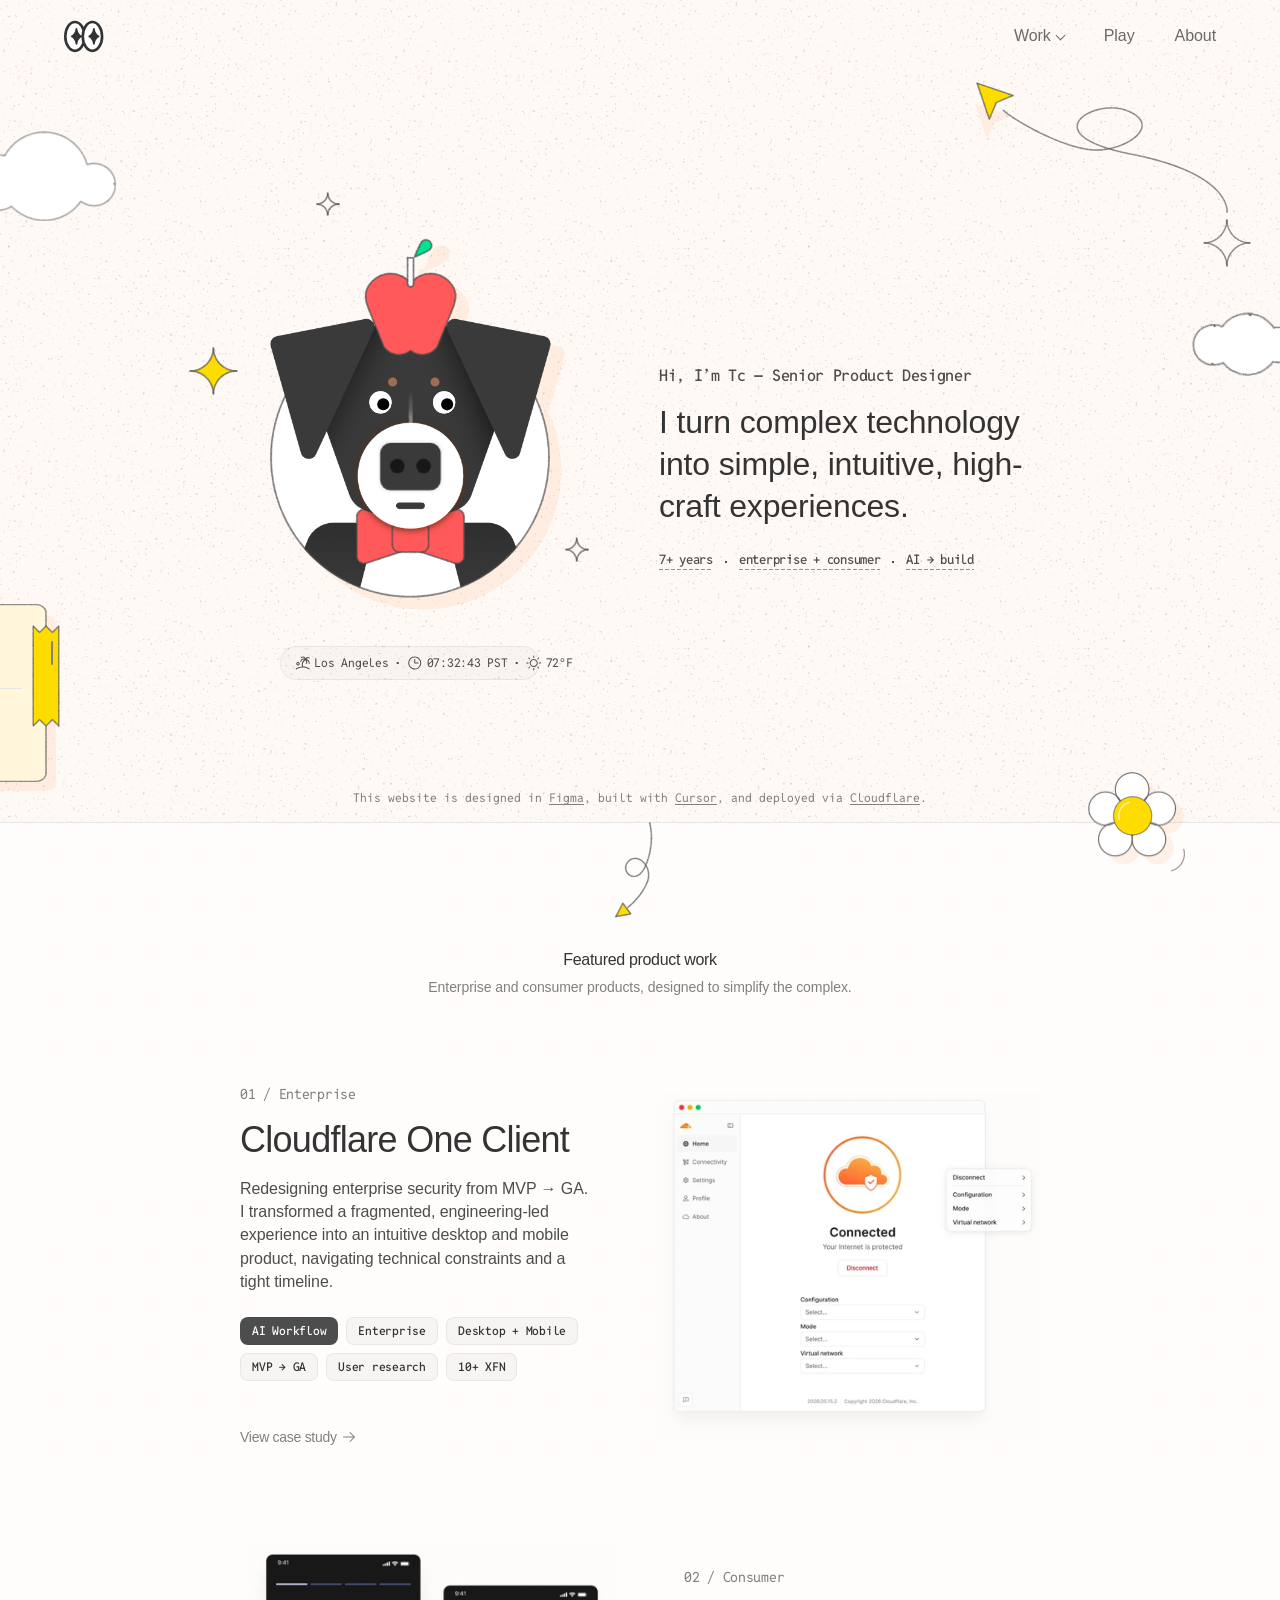
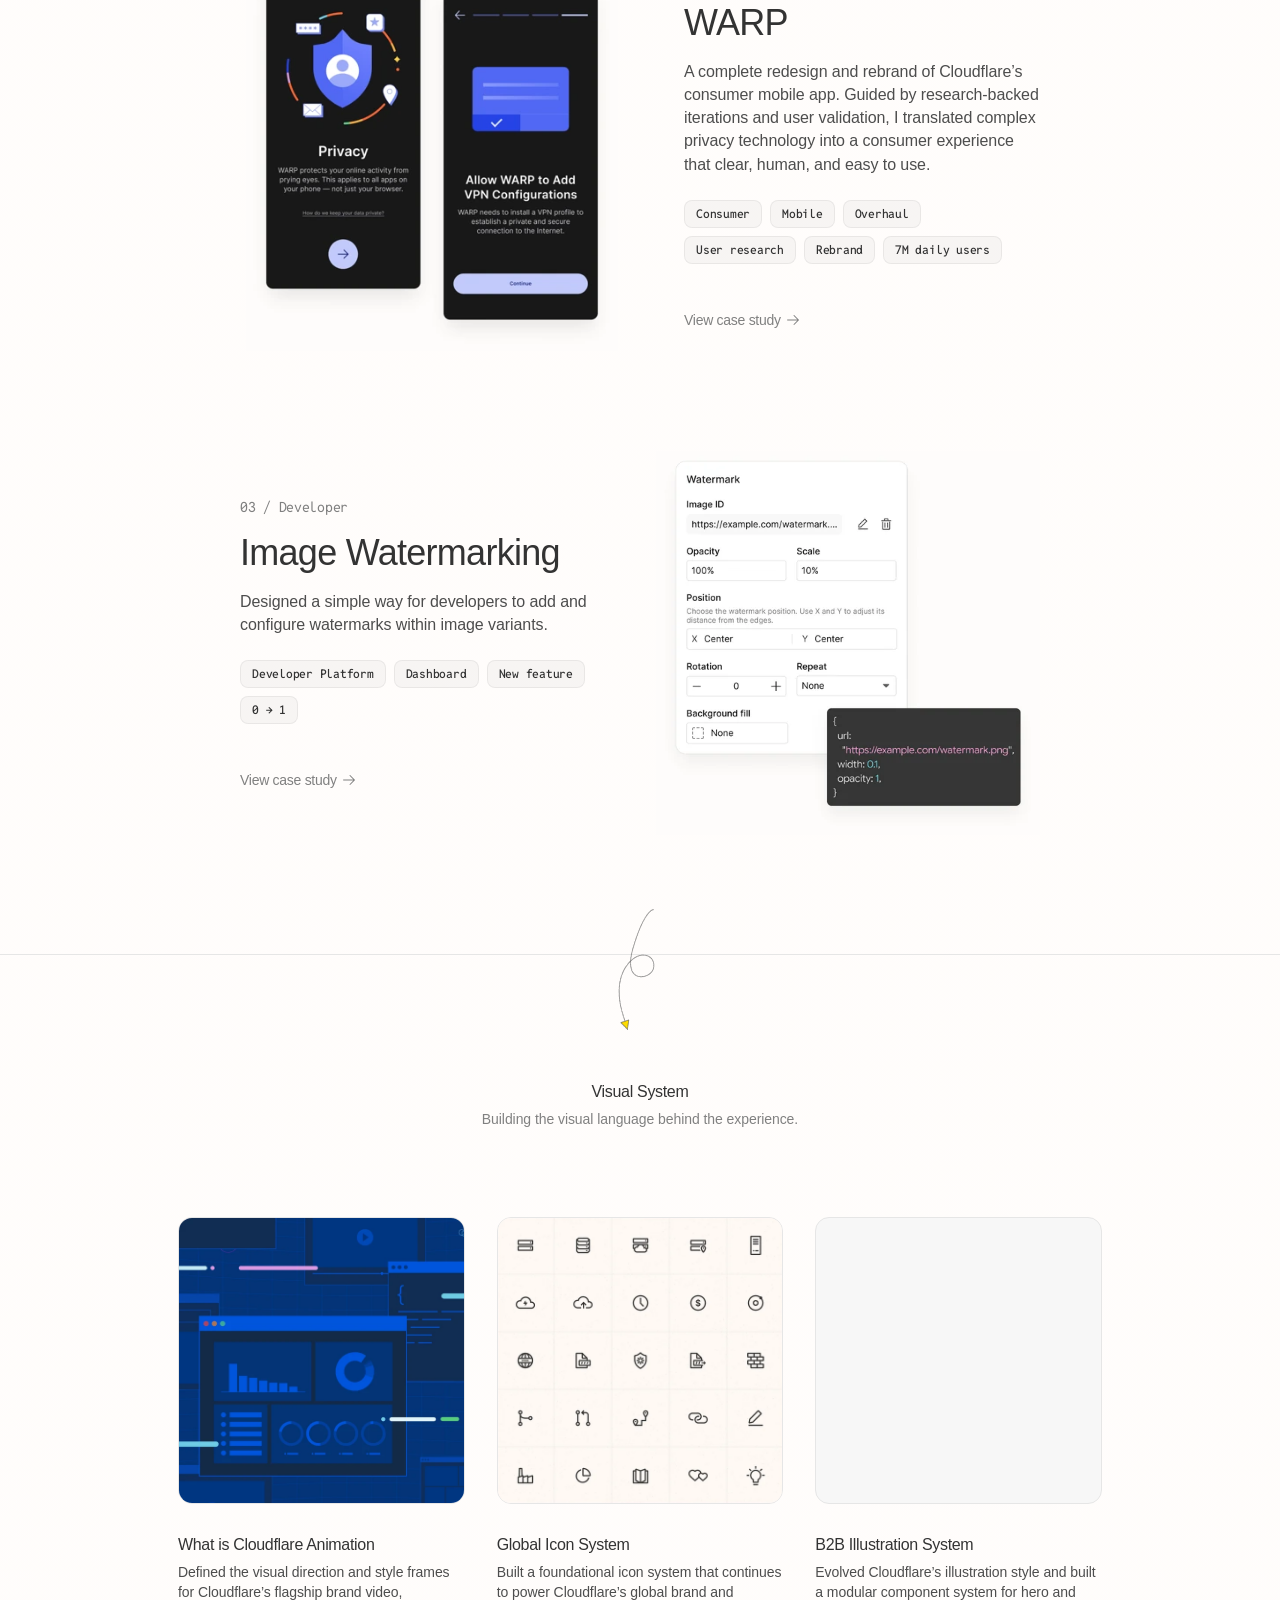
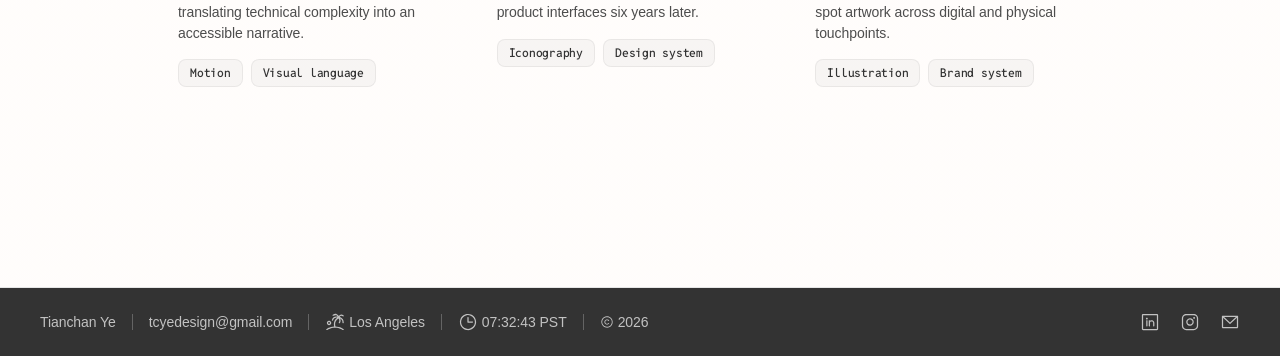
<file: index.html>
<!DOCTYPE html>
<html lang="en">
<head>
    <meta charset="UTF-8">
    <meta name="viewport" content="width=device-width, initial-scale=1.0, viewport-fit=cover">
    <meta name="description" content="Tc — Senior product designer. Welcome to my creative wonderland.">
    <meta property="og:type" content="website">
    <meta property="og:site_name" content="Tc">
    <meta property="og:url" content="https://tcyedesign.com/">
    <meta property="og:title" content="Tc — Work">
    <meta property="og:description" content="Tc — Senior product designer. Welcome to my creative wonderland.">
    <meta property="og:image" content="https://tcyedesign.com/assets/og-image.png">
    <meta property="og:image:width" content="1200">
    <meta property="og:image:height" content="1200">
    <meta name="twitter:card" content="summary_large_image">
    <meta name="twitter:title" content="Tc — Work">
    <meta name="twitter:description" content="Tc — Senior product designer. Welcome to my creative wonderland.">
    <meta name="twitter:image" content="https://tcyedesign.com/assets/og-image.png">
    <link rel="icon" href="assets/icons/favicon.svg?v=favicon-transparent-20260805" type="image/svg+xml">
    <link rel="icon" href="assets/icons/favicon-32.png?v=favicon-transparent-20260805" type="image/png" sizes="32x32">
    <link rel="shortcut icon" href="favicon.ico?v=favicon-transparent-20260805">
    <link rel="apple-touch-icon" href="assets/icons/apple-touch-icon.png?v=favicon-transparent-20260805">
    <link rel="preconnect" href="https://fonts.googleapis.com">
    <link rel="preconnect" href="https://fonts.gstatic.com" crossorigin>
    <link href="https://fonts.googleapis.com/css2?family=Capriola&family=Google+Sans+Flex:ital,opsz,wght@0,6..144,400;0,6..144,500;0,6..144,600;0,6..144,700;1,6..144,400&family=Reddit+Mono:wght@400;500&display=swap" rel="stylesheet">
    <link rel="stylesheet" href="css/tokens.css?v=titles-medium-20260911">
    <link rel="stylesheet" href="css/styles.css?v=watermark-cover-fit-20260928">
    <title>Tc — Work</title>
</head>
<body>
    <div class="page">
        <header class="site-header" data-site-header></header>

        <div class="hero-band">
        <section class="hero" aria-label="Introduction">
            <img class="hero-deco hero-cloud" src="assets/hero/v2/cloud-left.svg?v=stroke-texture-2px-20260808" alt="" aria-hidden="true">
            <img class="hero-deco hero-cloud-2" src="assets/hero/v2/cloud-right.svg?v=stroke-texture-2px-20260808" alt="" aria-hidden="true">
            <img class="hero-deco hero-arrow-path" src="assets/hero/v2/arrow-path.svg?v=stroke-texture-2px-20260808" alt="" aria-hidden="true">
            <img class="hero-deco hero-star-a" src="assets/hero/v2/star-filled.svg?v=stroke-texture-2px-20260808" alt="" aria-hidden="true">

            <div class="hero-visual">
                <!-- Dog-orbit stars (Figma Star 2/3/4); % of .hero-visual — not in dog-note-group -->
                <img class="hero-deco hero-star-b" src="assets/hero/v2/star1.svg?v=stroke-texture-2px-20260808" alt="" aria-hidden="true">
                <img class="hero-deco hero-star-c" src="assets/hero/v2/star-outline-b.svg?v=stroke-texture-2px-20260808" alt="" aria-hidden="true">
                <img class="hero-deco hero-star-d" src="assets/hero/v2/star-outline-b.svg?v=stroke-texture-2px-20260808" alt="" aria-hidden="true">
                <div class="dog-ig">
                    <img
                        class="dog-ig-body dog-ig-base"
                        src="assets/hero/v2/dog-body-base-2x.png?v=stroke-texture-2px-20260808"
                        srcset="assets/hero/v2/dog-body-base-2x.png?v=stroke-texture-2px-20260808 2x, assets/hero/v2/dog-body-base-3x.png?v=stroke-texture-2px-20260808 3x"
                        width="404"
                        height="380"
                        alt="Illustration of Noodle the dog with an apple on their head"
                        fetchpriority="high"
                        decoding="async"
                    >
                    <img
                        class="dog-ig-body dog-ig-overlay"
                        src="assets/hero/v2/dog-interactive.svg?v=dog-blink-20260910"
                        width="404"
                        height="380"
                        alt=""
                        aria-hidden="true"
                        data-dog-inline
                    >
                    <!-- Scribble only (SVG text hidden); HTML notes below match Figma copy -->
                    <div
                        class="dog-ig-callout"
                        data-callout-src="assets/hero/v2/dog-ig-callout.svg"
                        aria-hidden="true"
                    ></div>
                    <a
                        class="dog-ig-notes"
                        href="https://www.instagram.com/noodle.the.aussie/"
                        target="_blank"
                        rel="noopener noreferrer"
                        aria-label="Chef distraction officer Noodle.the.aussie on Instagram"
                    >
                        <p class="dog-ig-notes-label">Chef distraction officer</p>
                        <span class="dog-ig-notes-handle">
                            <span class="dog-ig-notes-handle-text">Noodle.the.aussie</span>
                            <img src="assets/icons/instagram-sm.svg" width="12" height="12" alt="" aria-hidden="true">
                        </span>
                    </a>
                </div>
                <!-- Figma 1092:9073 — Live Tag sits under the dog, not under copy -->
                <div class="live-tag" role="status" aria-label="Los Angeles local time and weather">
                    <span class="live-tag-item">
                        <img src="assets/icons/live-tag-island.svg" width="16" height="16" alt="" aria-hidden="true">
                        Los Angeles
                    </span>
                    <span class="live-tag-dot" aria-hidden="true"></span>
                    <span class="live-tag-item">
                        <img src="assets/icons/live-tag-clock.svg" width="16" height="16" alt="" aria-hidden="true">
                        <time data-la-clock datetime=""></time>
                    </span>
                    <span class="live-tag-dot" aria-hidden="true"></span>
                    <span class="live-tag-item">
                        <img src="assets/icons/live-tag-sun.svg" width="16" height="16" alt="" aria-hidden="true">
                        <span data-la-temp>72°F</span>
                    </span>
                </div>
            </div>

            <div class="hero-copy">
                <div class="hero-copy-text">
                <div class="hero-copy-intro">
                    <p class="hero-tag">Hi, I’m Tc — Senior Product Designer</p>
                    <h1 class="hero-title">I turn complex technology into simple, intuitive, high-craft experiences.</h1>
                </div>
                <p class="hero-meta">
                    <span class="hero-meta-item">
                        <span class="hero-meta-term" tabindex="0" aria-describedby="hero-meta-tip-years">7+ years</span>
                        <span class="hero-meta-tip" id="hero-meta-tip-years" role="tooltip">
                            <span class="hero-meta-tip-line" aria-hidden="true">
                                <img src="assets/hero/v2/meta-hover-line.svg?v=elbow-r4-h24-20260911" width="9" height="24" alt="">
                            </span>
                            <span class="hero-meta-tip-text">startup → NBCUniversal → Cloudflare</span>
                        </span>
                    </span>
                    <span class="hero-meta-dot" aria-hidden="true"></span>
                    <span class="hero-meta-item">
                        <span class="hero-meta-term" tabindex="0" aria-describedby="hero-meta-tip-scope">enterprise + consumer</span>
                        <span class="hero-meta-tip" id="hero-meta-tip-scope" role="tooltip">
                            <span class="hero-meta-tip-line" aria-hidden="true">
                                <img src="assets/hero/v2/meta-hover-line.svg?v=elbow-r4-h24-20260911" width="9" height="24" alt="">
                            </span>
                            <span class="hero-meta-tip-text">desktop + mobile</span>
                        </span>
                    </span>
                    <span class="hero-meta-dot" aria-hidden="true"></span>
                    <span class="hero-meta-item hero-meta-item--end">
                        <span class="hero-meta-term" tabindex="0" aria-describedby="hero-meta-tip-ai">AI → build</span>
                        <span class="hero-meta-tip hero-meta-tip--end" id="hero-meta-tip-ai" role="tooltip">
                            <span class="hero-meta-tip-line" aria-hidden="true">
                                <img src="assets/hero/v2/meta-hover-line.svg?v=elbow-r4-h24-20260911" width="9" height="24" alt="">
                            </span>
                            <span class="hero-meta-tip-text">explore → synthesize → prototype → build</span>
                        </span>
                    </span>
                </p>
                </div>
            </div>

            <aside class="hero-note" aria-label="How this website was made">
                <div class="hero-note-card">
                    <img
                        class="hero-note-frame"
                        src="assets/hero/v2/note-frame-scalable.svg?v=note-hug-notape-20260809"
                        width="220"
                        height="216"
                        alt=""
                        aria-hidden="true"
                        decoding="async"
                    >
                    <img
                        class="hero-note-tape"
                        src="assets/hero/v2/note-tape.svg?v=note-hug-20260809"
                        width="102"
                        height="28"
                        alt=""
                        aria-hidden="true"
                        decoding="async"
                    >
                    <div class="hero-note-body">
                        <p class="hero-note-intro">This website is designed and crafted with human care, developed with AI.</p>
                        <img class="hero-note-divider" src="assets/hero/v2/note-line.svg" width="172" height="1" alt="" aria-hidden="true" decoding="async">
                        <ul class="hero-note-list">
                            <li>
                                <img src="assets/hero/v2/note-arrow-sm.svg" width="12" height="12" alt="" aria-hidden="true" decoding="async">
                                <span>Designed in <a class="hero-note-link" href="https://www.figma.com/design/" target="_blank" rel="noopener noreferrer">Figma</a></span>
                            </li>
                            <li>
                                <img src="assets/hero/v2/note-arrow-sm.svg" width="12" height="12" alt="" aria-hidden="true" decoding="async">
                                <span>Built with <a class="hero-note-link" href="https://cursor.com/home" target="_blank" rel="noopener noreferrer">Cursor</a></span>
                            </li>
                            <li>
                                <img src="assets/hero/v2/note-arrow-sm.svg" width="12" height="12" alt="" aria-hidden="true" decoding="async">
                                <span>Deployed via <a class="hero-note-link" href="https://www.cloudflare.com/products/workers/" target="_blank" rel="noopener noreferrer">Cloudflare</a></span>
                            </li>
                        </ul>
                    </div>
                </div>
            </aside>
        </section>
            <!-- Figma 703:5704 — right side, straddles hero bottom border.
                 Layers: shadow → petals (rotate) → center+highlight (fixed) → line (fixed). -->
            <div class="hero-deco hero-flower" aria-hidden="true">
                <img class="hero-flower-static" src="assets/hero/v2/flower-static.svg?v=optimized-20260805" width="101" height="100" alt="" decoding="async">
                <img class="hero-flower-bloom" src="assets/hero/v2/flower-bloom.webp?v=optimized-20260805" width="101" height="100" alt="" decoding="async">
                <img class="hero-flower-center" src="assets/hero/v2/flower-center.svg?v=optimized-20260805" width="101" height="100" alt="" decoding="async">
                <img class="hero-flower-line" src="assets/hero/v2/flower-line.svg?v=stroke-texture-2px-20260808" width="101" height="100" alt="" decoding="async">
            </div>
            <!-- Figma Arrow 2 — centered, straddles hero → Featured; kept in .hero-band so it paints above the noise fill -->
            <img class="hero-deco deco-arrow-2" src="assets/hero/v2/arrow-2.svg?v=stroke-texture-2px-20260808" width="76" height="97" alt="" aria-hidden="true" decoding="async">
            <p class="hero-credit">This website is designed in <a class="hero-credit-link" href="https://www.figma.com/design/" target="_blank" rel="noopener noreferrer">Figma</a>, built with <a class="hero-credit-link" href="https://cursor.com/home" target="_blank" rel="noopener noreferrer">Cursor</a>, and deployed via <a class="hero-credit-link" href="https://www.cloudflare.com/products/workers/" target="_blank" rel="noopener noreferrer">Cloudflare</a>.</p>
        </div>

        <section class="section section-product" id="work">
            <div class="section-header section-header-centered">
                <h2>Featured product work</h2>
                <p>Enterprise and consumer products, designed to simplify the complex.</p>
            </div>

            <div class="project-block project-block-cf1">
                <div class="project project--split">
                    <div class="project-meta">
                        <div class="project-copy">
                            <p class="project-eyebrow">01 / Enterprise</p>
                            <h3><a class="project-title-link" href="projects/cloudflare-one-client.html">Cloudflare One Client</a></h3>
                            <p>Redesigning enterprise security from MVP → GA. I transformed a fragmented, engineering-led experience into an intuitive desktop and mobile product, navigating technical constraints and a tight timeline.</p>
                            <div class="tag-group">
                                <span class="chip chip--filled">AI Workflow</span>
                                <span class="chip">Enterprise</span>
                                <span class="chip">Desktop + Mobile</span>
                                <span class="chip">MVP → GA</span>
                                <span class="chip">User research</span>
                                <span class="chip">10+ XFN</span>
                            </div>
                        </div>
                        <a class="project-cta" href="projects/cloudflare-one-client.html">
                            <span>View case study</span>
                            <img class="project-cta-arrow" src="assets/icons/arrow-right-cta.svg?v=currentColor-20260910" width="16" height="16" alt="" loading="lazy" decoding="async">
                        </a>
                    </div>
                    <a class="project-link project-cover-link" href="projects/cloudflare-one-client.html">
                        <div class="project-image">
                            <div class="project-cover-frame">
                                <picture class="project-cover-picture">
                                    <source
                                        media="(max-width: 700px)"
                                        type="image/webp"
                                        srcset="assets/projects/cover-cf1-home-v2-square-400w.webp?v=figma-export-1115-10834-v2 400w, assets/projects/cover-cf1-home-v2-square-800w.webp?v=figma-export-1115-10834-v2 800w, assets/projects/cover-cf1-home-v2-square-1028w.webp?v=figma-export-1115-10834-v2 1028w"
                                        sizes="92vw"
                                    >
                                    <source
                                        media="(max-width: 700px)"
                                        srcset="assets/projects/cover-cf1-home-v2-square.png?v=figma-export-1115-10834-v2"
                                    >
                                    <source
                                        type="image/webp"
                                        srcset="assets/projects/cover-cf1-home-v2-460w.webp?v=figma-export-1115-10834-v2 460w, assets/projects/cover-cf1-home-v2-920w.webp?v=figma-export-1115-10834-v2 920w, assets/projects/cover-cf1-home-v2.webp?v=figma-export-1115-10834-v2 920w"
                                        sizes="460px"
                                    >
                                    <img class="project-cover" src="assets/projects/cover-cf1-home-v2.png?v=figma-export-1115-10834-v2" alt="Cloudflare One Client project preview" width="989" height="894" loading="lazy" decoding="async">
                                </picture>
                            </div>
                        </div>
                    </a>
                </div>
            </div>

            <div class="project-block project-block-warp">
                <div class="project project--split project--split-reverse">
                    <div class="project-meta">
                        <div class="project-copy">
                            <p class="project-eyebrow">02 / Consumer</p>
                            <h3><a class="project-title-link" href="projects/warp.html">WARP</a></h3>
                            <p>A complete redesign and rebrand of Cloudflare’s consumer mobile app. Guided by research-backed iterations and user validation, I translated complex privacy technology into a consumer experience that clear, human, and easy to use.</p>
                            <div class="tag-group">
                                <span class="chip">Consumer</span>
                                <span class="chip">Mobile</span>
                                <span class="chip">Overhaul</span>
                                <span class="chip">User research</span>
                                <span class="chip">Rebrand</span>
                                <span class="chip">7M daily users</span>
                            </div>
                        </div>
                        <a class="project-cta" href="projects/warp.html">
                            <span>View case study</span>
                            <img class="project-cta-arrow" src="assets/icons/arrow-right-cta.svg?v=currentColor-20260910" width="16" height="16" alt="" loading="lazy" decoding="async">
                        </a>
                    </div>
                    <a class="project-link project-cover-link" href="projects/warp.html" data-cover-cursor="light">
                        <div class="project-image">
                            <div class="project-cover-frame">
                                <picture class="project-cover-picture">
                                    <source
                                        media="(max-width: 700px)"
                                        type="image/webp"
                                        srcset="assets/projects/cover-warp-home-v2-460w.webp?v=warp-full-20260911 460w, assets/projects/cover-warp-home-v2-920w.webp?v=warp-full-20260911 920w, assets/projects/cover-warp-home-v2.webp?v=warp-full-20260911 1051w"
                                        sizes="92vw"
                                    >
                                    <source
                                        media="(max-width: 700px)"
                                        srcset="assets/projects/cover-warp-home-v2.png?v=warp-full-20260911"
                                    >
                                    <source
                                        type="image/webp"
                                        srcset="assets/projects/cover-warp-home-v2-460w.webp?v=figma-1066-5470 460w, assets/projects/cover-warp-home-v2-920w.webp?v=figma-1066-5470 920w, assets/projects/cover-warp-home-v2.webp?v=figma-1066-5470 1051w"
                                        sizes="460px"
                                    >
                                    <img class="project-cover" src="assets/projects/cover-warp-home-v2.png?v=figma-1066-5470" alt="WARP project preview" width="964" height="1051" loading="lazy" decoding="async">
                                </picture>
                            </div>
                        </div>
                    </a>
                </div>
            </div>

            <div class="project-block project-block-watermark">
                <div class="project project--split">
                    <div class="project-meta">
                        <div class="project-copy">
                            <p class="project-eyebrow">03 / Developer</p>
                            <h3><a class="project-title-link" href="projects/image-watermarking.html">Image Watermarking</a></h3>
                            <p>Designed a simple way for developers to add and configure watermarks within image variants.</p>
                            <div class="tag-group">
                                <span class="chip">Developer Platform</span>
                                <span class="chip">Dashboard</span>
                                <span class="chip">New feature</span>
                                <span class="chip">0 → 1</span>
                            </div>
                        </div>
                        <a class="project-cta" href="projects/image-watermarking.html">
                            <span>View case study</span>
                            <img class="project-cta-icon" src="assets/icons/arrow-right-cta.svg" alt="" width="16" height="16">
                        </a>
                    </div>
                    <a class="project-link project-cover-link" href="projects/image-watermarking.html">
                        <div class="project-image">
                            <div class="project-cover-frame">
                                <picture class="project-cover-picture">
                                    <source
                                        type="image/webp"
                                        srcset="assets/projects/cover-watermark-home-400w.webp?v=figma-1255-24303 400w, assets/projects/cover-watermark-home-512w.webp?v=figma-1255-24303 512w, assets/projects/cover-watermark-home-800w.webp?v=figma-1255-24303 800w, assets/projects/cover-watermark-home.webp?v=figma-1255-24303 1024w"
                                        sizes="(max-width: 700px) 100vw, 460px"
                                    >
                                    <img class="project-cover" src="assets/projects/cover-watermark-home.png?v=figma-1255-24303" alt="Image Watermarking project preview" width="1024" height="1024" loading="lazy" decoding="async">
                                </picture>
                            </div>
                        </div>
                    </a>
                </div>
            </div>
            <img class="section-deco deco-arrow-3" src="assets/hero/v2/arrow-3.svg?v=stroke-texture-2px-20260808" width="141" height="139" alt="" aria-hidden="true" loading="lazy" decoding="async">
        </section>

        <section class="section" id="visual">
            <div class="section-header section-header-centered">
                <h2>Visual System</h2>
                <p>Building the visual language behind the experience.</p>
            </div>

            <div class="craft-grid">
                <article class="craft-card">
                    <a class="project-link craft-card-media-link" href="projects/what-is-cloudflare.html" data-cover-cursor="light">
                        <div class="craft-card-media">
                            <picture>
                                <source
                                    media="(max-width: 700px)"
                                    type="image/webp"
                                    srcset="assets/projects/cover-animation-home-v2-square-400w.webp?v=mobile-2x-20260911 400w, assets/projects/cover-animation-home-v2-square-800w.webp?v=mobile-2x-20260911 800w, assets/projects/cover-animation-home-v2-square-1020w.webp?v=mobile-2x-20260911 1020w"
                                    sizes="92vw"
                                >
                                <source
                                    media="(max-width: 700px)"
                                    srcset="assets/projects/cover-animation-home-v2-square.png?v=mobile-2x-20260911"
                                >
                                <source
                                    type="image/webp"
                                    srcset="assets/projects/cover-animation-home-v2-300w.webp?v=mobile-2x-20260911 300w, assets/projects/cover-animation-home-v2-600w.webp?v=mobile-2x-20260911 600w, assets/projects/cover-animation-home-v2.webp?v=mobile-2x-20260911 900w"
                                    sizes="340px"
                                >
                                <img src="assets/projects/cover-animation-home-v2.png?v=mobile-2x-20260911" alt="What is Cloudflare Animation preview" width="900" height="900" loading="eager" decoding="async">
                            </picture>
                        </div>
                    </a>
                    <div class="craft-card-meta">
                        <div class="craft-card-copy">
                            <h3><a class="project-title-link" href="projects/what-is-cloudflare.html">What is Cloudflare Animation</a></h3>
                            <p>Defined the visual direction and style frames for Cloudflare’s flagship brand video, translating technical complexity into an accessible narrative.</p>
                        </div>
                        <div class="tag-group">
                            <span class="chip">Motion</span>
                            <span class="chip">Visual language</span>
                        </div>
                    </div>
                </article>
                <article class="craft-card">
                    <a class="project-link craft-card-media-link" href="projects/global-icon-system.html">
                        <div class="craft-card-media craft-card-media--icon">
                            <picture>
                                <source
                                    media="(max-width: 700px)"
                                    type="image/webp"
                                    srcset="assets/projects/cover-icon-home-v2-square-400w.webp?v=figma-1070-6444-fix-20260911 400w, assets/projects/cover-icon-home-v2-square-800w.webp?v=figma-1070-6444-fix-20260911 800w, assets/projects/cover-icon-home-v2-square-1020w.webp?v=figma-1070-6444-fix-20260911 1020w"
                                    sizes="92vw"
                                >
                                <source
                                    media="(max-width: 700px)"
                                    srcset="assets/projects/cover-icon-home-v2-square.png?v=figma-1070-6444-fix-20260911"
                                >
                                <source
                                    type="image/webp"
                                    srcset="assets/projects/cover-icon-home-v2-300w.webp?v=figma-1070-6444-fix-20260911 300w, assets/projects/cover-icon-home-v2-600w.webp?v=figma-1070-6444-fix-20260911 600w, assets/projects/cover-icon-home-v2.webp?v=figma-1070-6444-fix-20260911 900w"
                                    sizes="340px"
                                >
                                <img src="assets/projects/cover-icon-home-v2.png?v=figma-1070-6444-fix-20260911" alt="Global Icon System preview" width="900" height="900" loading="eager" decoding="async">
                            </picture>
                        </div>
                    </a>
                    <div class="craft-card-meta">
                        <div class="craft-card-copy">
                            <h3><a class="project-title-link" href="projects/global-icon-system.html">Global Icon System</a></h3>
                            <p>Built a foundational icon system that continues to power Cloudflare’s global brand and product interfaces six years later.</p>
                        </div>
                        <div class="tag-group">
                            <span class="chip">Iconography</span>
                            <span class="chip">Design system</span>
                        </div>
                    </div>
                </article>
                <article class="craft-card">
                    <a class="project-link craft-card-media-link" href="projects/b2b-illustration-system.html">
                        <div class="craft-card-media">
                            <picture>
                                <source
                                    media="(max-width: 700px)"
                                    type="image/webp"
                                    srcset="assets/projects/cover-illustration-home-v2-square-400w.webp?v=mobile-2x-20260911 400w, assets/projects/cover-illustration-home-v2-square-800w.webp?v=mobile-2x-20260911 800w, assets/projects/cover-illustration-home-v2-square-1020w.webp?v=mobile-2x-20260911 1020w"
                                    sizes="92vw"
                                >
                                <source
                                    media="(max-width: 700px)"
                                    srcset="assets/projects/cover-illustration-home-v2-square.png?v=mobile-2x-20260911"
                                >
                                <source
                                    type="image/webp"
                                    srcset="assets/projects/cover-illustration-home-v2-300w.webp?v=mobile-2x-20260911 300w, assets/projects/cover-illustration-home-v2-600w.webp?v=mobile-2x-20260911 600w, assets/projects/cover-illustration-home-v2.webp?v=mobile-2x-20260911 900w"
                                    sizes="340px"
                                >
                                <img src="assets/projects/cover-illustration-home-v2.png?v=mobile-2x-20260911" alt="B2B Illustration System preview" width="900" height="900" loading="eager" decoding="async">
                            </picture>
                        </div>
                    </a>
                    <div class="craft-card-meta">
                        <div class="craft-card-copy">
                            <h3><a class="project-title-link" href="projects/b2b-illustration-system.html">B2B Illustration System</a></h3>
                            <p>Evolved Cloudflare’s illustration style and built a modular component system for hero and spot artwork across digital and physical touchpoints.</p>
                        </div>
                        <div class="tag-group">
                            <span class="chip">Illustration</span>
                            <span class="chip">Brand system</span>
                        </div>
                    </div>
                </article>
            </div>
        </section>

        <footer class="site-footer" data-site-footer></footer>
    </div>

    <script src="js/site-chrome.js?v=watermark-case-20260927" data-active="work" data-base=""></script>
    <script src="js/hero-interactive.js?v=star-group-20260910"></script>
</body>
</html>
</file>
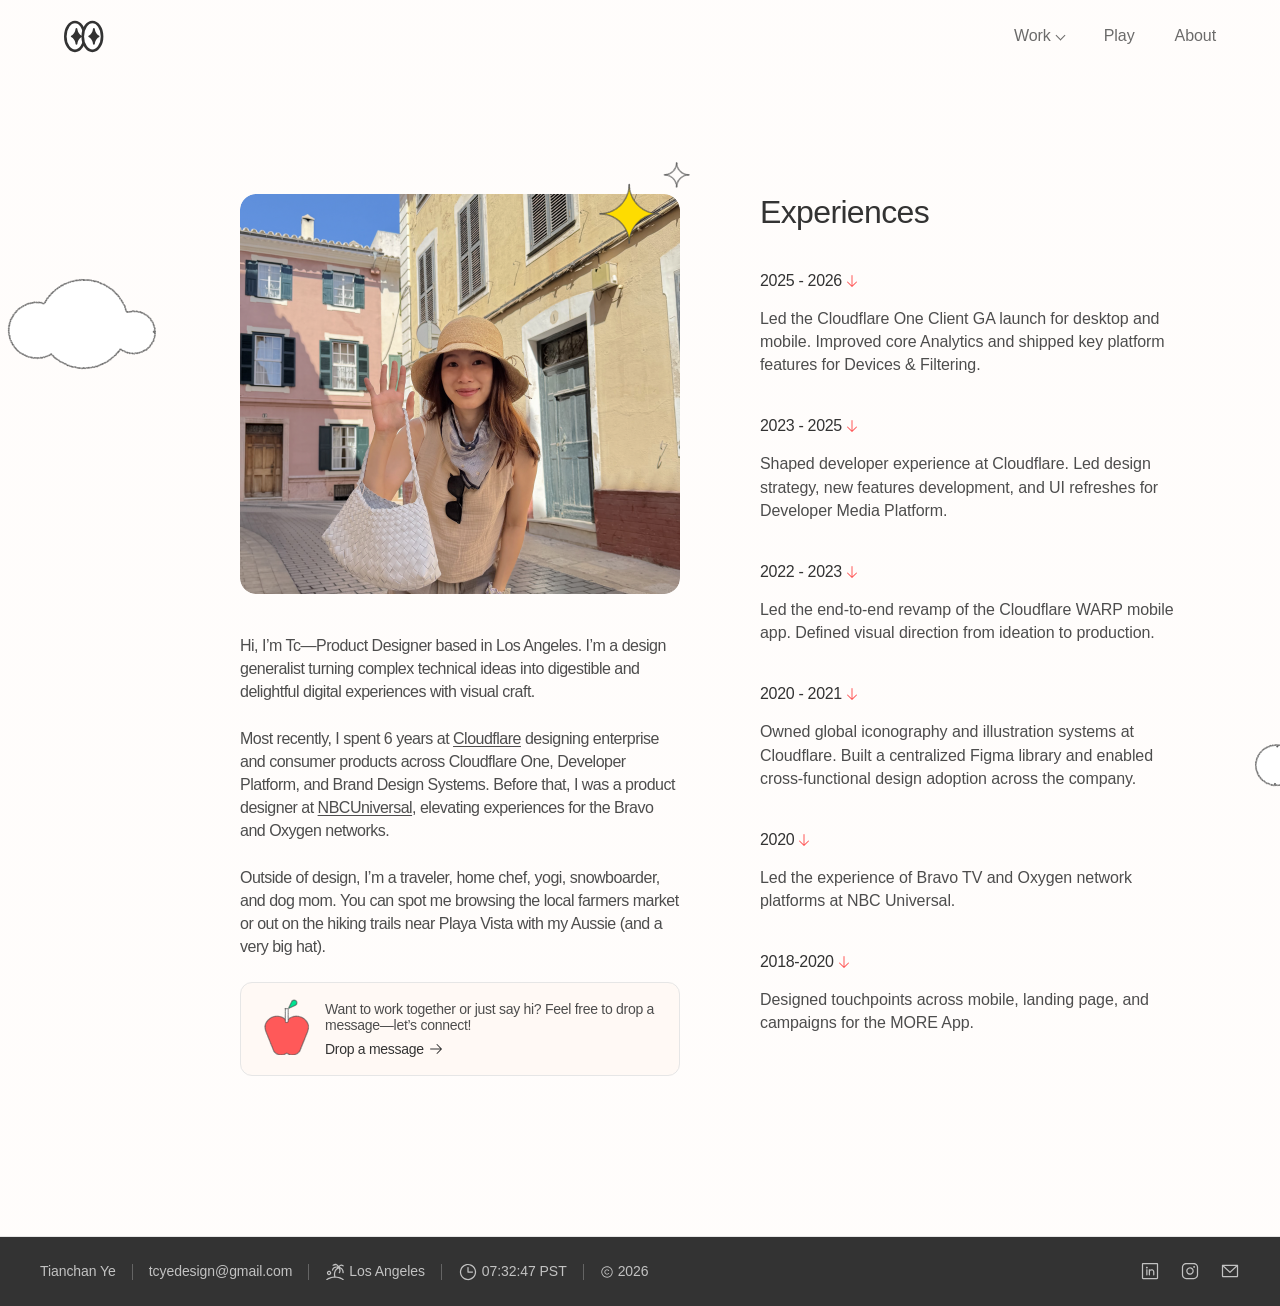
<file: about.html>
<!DOCTYPE html>
<html lang="en">
<head>
    <meta charset="UTF-8">
    <meta name="viewport" content="width=device-width, initial-scale=1.0, viewport-fit=cover">
    <meta name="description" content="About Tianchan Ye — Product Designer based in Los Angeles.">
    <meta property="og:type" content="website">
    <meta property="og:site_name" content="Tc">
    <meta property="og:url" content="https://tcyedesign.com/about.html">
    <meta property="og:title" content="Tc — About">
    <meta property="og:description" content="About Tianchan Ye — Product Designer based in Los Angeles.">
    <meta property="og:image" content="https://tcyedesign.com/assets/og-image.png">
    <meta property="og:image:width" content="1200">
    <meta property="og:image:height" content="1200">
    <meta name="twitter:card" content="summary_large_image">
    <meta name="twitter:title" content="Tc — About">
    <meta name="twitter:description" content="About Tianchan Ye — Product Designer based in Los Angeles.">
    <meta name="twitter:image" content="https://tcyedesign.com/assets/og-image.png">
    <!-- Web3Forms public access key (safe for frontend). Paste key from https://web3forms.com -->
    <meta name="web3forms-key" content="3dcd7ca0-217a-487b-964f-9d3bfb6b0e5a">
    <link rel="icon" href="assets/icons/favicon.svg?v=favicon-transparent-20260805" type="image/svg+xml">
    <link rel="icon" href="assets/icons/favicon-32.png?v=favicon-transparent-20260805" type="image/png" sizes="32x32">
    <link rel="shortcut icon" href="favicon.ico?v=favicon-transparent-20260805">
    <link rel="apple-touch-icon" href="assets/icons/apple-touch-icon.png?v=favicon-transparent-20260805">
    <link rel="preconnect" href="https://fonts.googleapis.com">
    <link rel="preconnect" href="https://fonts.gstatic.com" crossorigin>
    <link href="https://fonts.googleapis.com/css2?family=Capriola&family=Google+Sans+Flex:ital,opsz,wght@0,6..144,300;0,6..144,400;0,6..144,500;0,6..144,600;0,6..144,700;1,6..144,400&family=Reddit+Mono:wght@400;500&display=swap" rel="stylesheet">
    <link rel="stylesheet" href="css/tokens.css?v=titles-medium-20260911">
    <link rel="stylesheet" href="css/styles.css?v=footer-fill-20260911">
    <link rel="stylesheet" href="css/about.css?v=titles-medium-20260911">
    <title>Tc — About</title>
</head>
<body class="about-page">
    <div class="page">
        <header class="site-header" data-site-header></header>

        <section class="about-section">
            <img class="about-deco about-deco-cloud-1" src="assets/about/cloud-1.svg?v=cloud1-viewbox-pad-20260809" alt="" width="160" height="98" aria-hidden="true">

            <div class="about-grid">
                <div class="about-col-bio">
                    <div class="about-photo">
                        <div class="about-photo-media">
                            <img src="assets/about/profile.png?v=figma-702-5098-2x-20260809b" alt="Portrait of Tianchan Ye" width="880" height="800">
                        </div>
                        <img class="about-deco about-deco-stars" src="assets/about/star-group.svg?v=stars-photo-440x400-20260809b" alt="" width="91" height="82" aria-hidden="true">
                    </div>
                    <div class="about-bio-block">
                        <div class="about-bio">
                            <p>Hi, I’m Tc—Product Designer based in Los Angeles. I’m a design generalist turning complex technical ideas into digestible and delightful digital experiences with visual craft.</p>
                            <p aria-hidden="true">&nbsp;</p>
                            <p>Most recently, I spent 6 years at <a href="https://www.cloudflare.com/" target="_blank" rel="noopener noreferrer">Cloudflare</a> designing enterprise and consumer products across Cloudflare One, Developer Platform, and Brand Design Systems. Before that, I was a product designer at <a href="https://www.nbcuniversal.com/" target="_blank" rel="noopener noreferrer">NBCUniversal</a>, elevating experiences for the Bravo and Oxygen networks.</p>
                            <p aria-hidden="true">&nbsp;</p>
                            <p>Outside of design, I’m a traveler, home chef, yogi, snowboarder, and dog mom. You can spot me browsing the local farmers market or out on the hiking trails near Playa Vista with my Aussie (and a very big hat).</p>
                        </div>
                        <div class="about-connect">
                            <div class="about-connect-card">
                                <div class="about-connect-apple-wrap" aria-hidden="true">
                                    <img class="about-connect-apple" src="assets/about/apple.svg?v=figma-702-5387-20260810" alt="" width="46" height="56">
                                </div>
                                <div class="about-connect-copy">
                                    <p class="about-connect-note">Want to work together or just say hi? Feel free to drop a message—let’s connect!</p>
                                    <button
                                        type="button"
                                        class="about-connect-btn"
                                        data-about-contact-open
                                        aria-haspopup="dialog"
                                        aria-controls="about-contact-modal"
                                    >
                                        Drop a message
                                        <img class="about-connect-btn-arrow" src="assets/icons/arrow-right.svg?v=figma-702-5387-16-20260810" alt="" width="16" height="16" aria-hidden="true">
                                    </button>
                                </div>
                            </div>
                        </div>
                    </div>
                </div>

                <div class="about-experiences">
                    <h2>Experiences</h2>
                    <div class="experience-list">
                        <article class="experience-item">
                            <div class="experience-date">2025 - 2026 <img src="assets/icons/arrow-down.svg" alt="" width="16" height="16"></div>
                            <p>Led the Cloudflare One Client GA launch for desktop and mobile. Improved core Analytics and shipped key platform features for Devices &amp; Filtering.</p>
                        </article>
                        <article class="experience-item">
                            <div class="experience-date">2023 - 2025 <img src="assets/icons/arrow-down.svg" alt="" width="16" height="16"></div>
                            <p>Shaped developer experience at Cloudflare. Led design strategy, new features development, and UI refreshes for Developer Media Platform.</p>
                        </article>
                        <article class="experience-item">
                            <div class="experience-date">2022 - 2023 <img src="assets/icons/arrow-down.svg" alt="" width="16" height="16"></div>
                            <p>Led the end-to-end revamp of the Cloudflare WARP mobile app. Defined visual direction from ideation to production.</p>
                        </article>
                        <article class="experience-item">
                            <div class="experience-date">2020 - 2021 <img src="assets/icons/arrow-down.svg" alt="" width="16" height="16"></div>
                            <p>Owned global iconography and illustration systems at Cloudflare. Built a centralized Figma library and enabled cross-functional design adoption across the company.</p>
                        </article>
                        <article class="experience-item">
                            <div class="experience-date">2020 <img src="assets/icons/arrow-down.svg" alt="" width="16" height="16"></div>
                            <p>Led the experience of Bravo TV and Oxygen network platforms at NBC Universal.</p>
                        </article>
                        <article class="experience-item">
                            <div class="experience-date">2018-2020 <img src="assets/icons/arrow-down.svg" alt="" width="16" height="16"></div>
                            <p>Designed touchpoints across mobile, landing page, and campaigns for the MORE App.</p>
                        </article>
                    </div>
                </div>
            </div>
        </section>

        <img class="about-deco about-deco-cloud-2" src="assets/about/cloud-2.svg?v=stroke-texture-2px-20260808" alt="" width="104" height="63" aria-hidden="true">

        <footer class="site-footer" data-site-footer></footer>
    </div>

    <div
        class="about-contact-modal"
        id="about-contact-modal"
        role="dialog"
        aria-modal="true"
        aria-labelledby="about-contact-title"
        hidden
    >
        <div class="about-contact-modal__backdrop" data-about-contact-close tabindex="-1"></div>
        <div class="about-contact-modal__panel" role="document" tabindex="-1">
            <div class="about-contact-modal__header">
                <h2 id="about-contact-title" class="about-contact-modal__title">Drop a message</h2>
                <button
                    type="button"
                    class="about-contact-modal__close"
                    data-about-contact-close
                    aria-label="Close message form"
                >
                    <svg width="20" height="20" viewBox="0 0 20 20" fill="none" aria-hidden="true" focusable="false">
                        <path d="M5 5l10 10M15 5L5 15" stroke="currentColor" stroke-width="1.75" stroke-linecap="round"/>
                    </svg>
                </button>
            </div>
            <form class="about-contact-form" data-about-contact-form novalidate>
                <div data-about-contact-fields>
                    <div class="about-contact-field">
                        <label for="about-contact-name">Name</label>
                        <input
                            id="about-contact-name"
                            name="name"
                            type="text"
                            autocomplete="name"
                            required
                            maxlength="120"
                            placeholder="Your name"
                        >
                    </div>
                    <div class="about-contact-field">
                        <label for="about-contact-email">Email</label>
                        <input
                            id="about-contact-email"
                            name="email"
                            type="email"
                            autocomplete="email"
                            required
                            maxlength="160"
                            placeholder="you@example.com"
                        >
                    </div>
                    <div class="about-contact-field">
                        <label for="about-contact-message">Message</label>
                        <textarea
                            id="about-contact-message"
                            name="message"
                            rows="4"
                            required
                            maxlength="2000"
                            placeholder="What would you like to say?"
                        ></textarea>
                    </div>
                    <input
                        id="about-contact-gotcha"
                        class="about-contact-gotcha"
                        type="text"
                        name="_gotcha"
                        tabindex="-1"
                        autocomplete="off"
                        aria-hidden="true"
                    >
                    <p class="about-contact-status" data-about-contact-status hidden></p>
                    <button type="submit" class="about-contact-submit" data-about-contact-submit>
                        Send message
                    </button>
                </div>
                <div class="about-contact-success" data-about-contact-success hidden tabindex="-1">
                    <p class="about-contact-success__copy" data-about-contact-success-copy>
                        Thanks! Your message was sent. I’ll get back to you soon.
                    </p>
                    <button type="button" class="about-contact-submit" data-about-contact-close>
                        Close
                    </button>
                </div>
            </form>
        </div>
    </div>

    <script src="js/site-chrome.js?v=watermark-case-20260927" data-active="about" data-base=""></script>
    <script src="js/about-contact.js?v=about-contact-web3forms-key-20260810"></script>
</body>
</html>
</file>
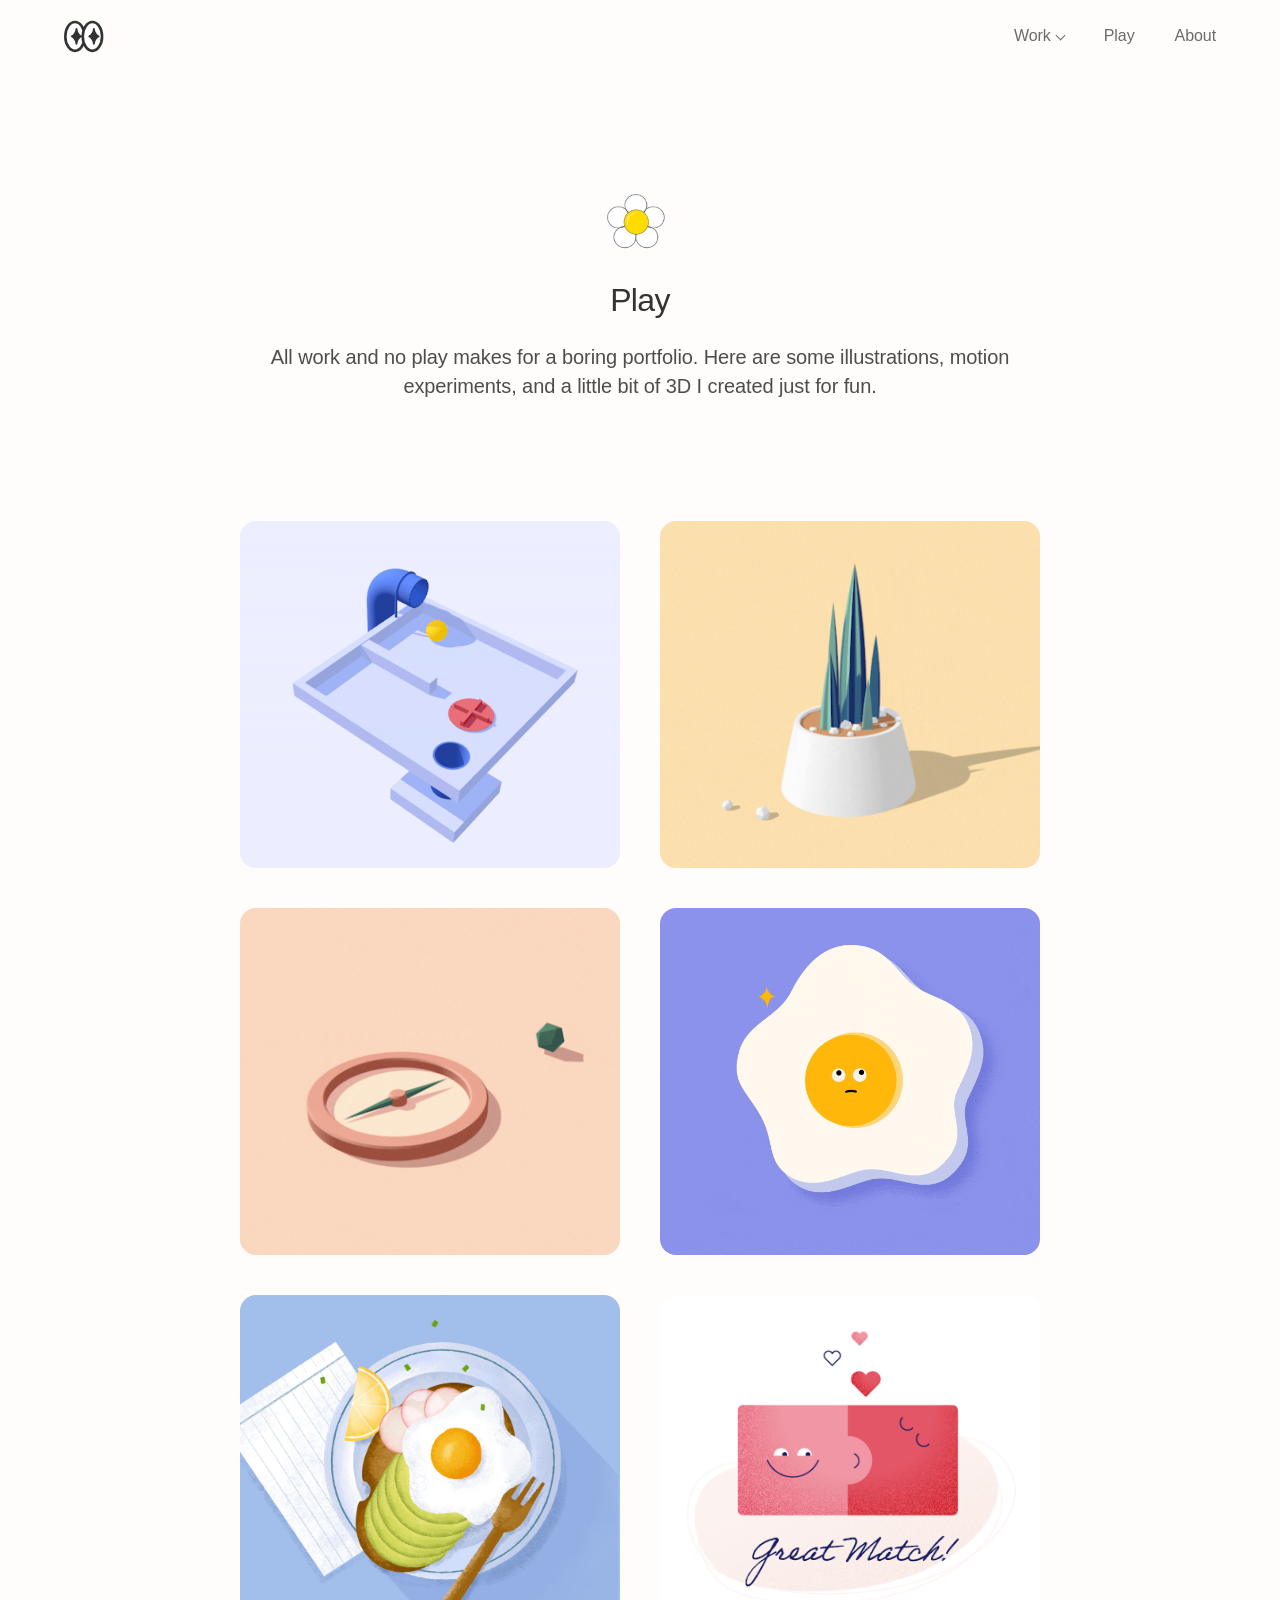
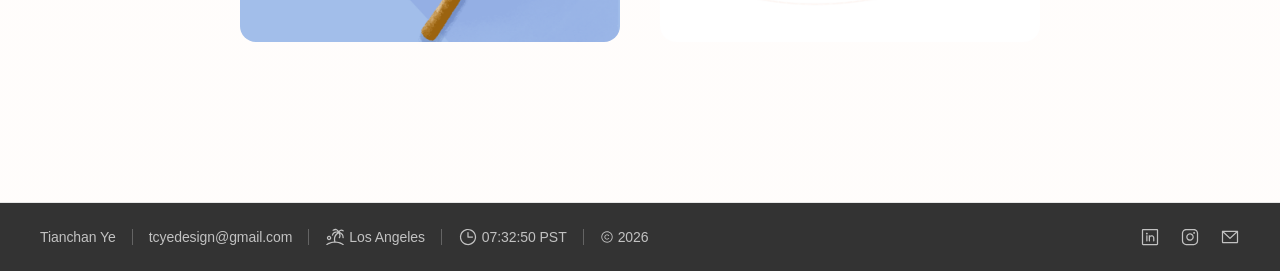
<file: play.html>
<!DOCTYPE html>
<html lang="en">
<head>
    <meta charset="UTF-8">
    <meta name="viewport" content="width=device-width, initial-scale=1.0, viewport-fit=cover">
    <meta name="description" content="Play — things Tc explores for fun.">
    <meta property="og:type" content="website">
    <meta property="og:site_name" content="Tc">
    <meta property="og:url" content="https://tcyedesign.com/play.html">
    <meta property="og:title" content="Tc — Play">
    <meta property="og:description" content="Play — things Tc explores for fun.">
    <meta property="og:image" content="https://tcyedesign.com/assets/og-image.png">
    <meta property="og:image:width" content="1200">
    <meta property="og:image:height" content="1200">
    <meta name="twitter:card" content="summary_large_image">
    <meta name="twitter:title" content="Tc — Play">
    <meta name="twitter:description" content="Play — things Tc explores for fun.">
    <meta name="twitter:image" content="https://tcyedesign.com/assets/og-image.png">
    <link rel="icon" href="assets/icons/favicon.svg?v=favicon-transparent-20260805" type="image/svg+xml">
    <link rel="icon" href="assets/icons/favicon-32.png?v=favicon-transparent-20260805" type="image/png" sizes="32x32">
    <link rel="shortcut icon" href="favicon.ico?v=favicon-transparent-20260805">
    <link rel="apple-touch-icon" href="assets/icons/apple-touch-icon.png?v=favicon-transparent-20260805">
    <link rel="preconnect" href="https://fonts.googleapis.com">
    <link rel="preconnect" href="https://fonts.gstatic.com" crossorigin>
    <link href="https://fonts.googleapis.com/css2?family=Capriola&family=Google+Sans+Flex:ital,opsz,wght@0,6..144,400;0,6..144,500;0,6..144,600;0,6..144,700;1,6..144,400&family=Reddit+Mono:wght@400;500&display=swap" rel="stylesheet">
    <link rel="stylesheet" href="css/tokens.css?v=titles-medium-20260911">
    <link rel="stylesheet" href="css/styles.css?v=footer-fill-20260911">
    <title>Tc — Play</title>
</head>
<body class="play-page">
    <div class="page">
        <header class="site-header" data-site-header></header>

        <section class="play-section">
            <div class="section-header">
                <div class="play-flower" aria-hidden="true">
                    <img class="play-flower-bloom" src="assets/hero/v2/flower-bloom.webp?v=optimized-20260805" width="66" height="64" alt="" decoding="async">
                    <img class="play-flower-center" src="assets/hero/v2/flower-center.svg?v=optimized-20260805" width="66" height="64" alt="" decoding="async">
                </div>
                <h2>Play</h2>
                <p>All work and no play makes for a boring portfolio. Here are some illustrations, motion experiments, and a little bit of 3D I created just for fun.</p>
            </div>
            <div class="play-grid" aria-label="Play explorations">
                <div class="play-tile">
                    <img src="assets/Play/Play_01.gif" alt="Play exploration 1">
                </div>
                <div class="play-tile">
                    <img src="assets/Play/Play_02.gif" alt="Play exploration 2">
                </div>
                <div class="play-tile">
                    <img src="assets/Play/Play_03.gif" alt="Play exploration 3">
                </div>
                <div class="play-tile">
                    <img src="assets/Play/Play_04.gif" alt="Play exploration 4">
                </div>
                <div class="play-tile">
                    <img src="assets/Play/Play_05.png" alt="Play exploration 5">
                </div>
                <div class="play-tile">
                    <img src="assets/Play/Play_06.png?v=20260805" alt="Play exploration 6">
                </div>
            </div>
        </section>

        <footer class="site-footer" data-site-footer></footer>
    </div>

    <script src="js/site-chrome.js?v=watermark-case-20260927" data-active="play" data-base=""></script>
</body>
</html>
</file>
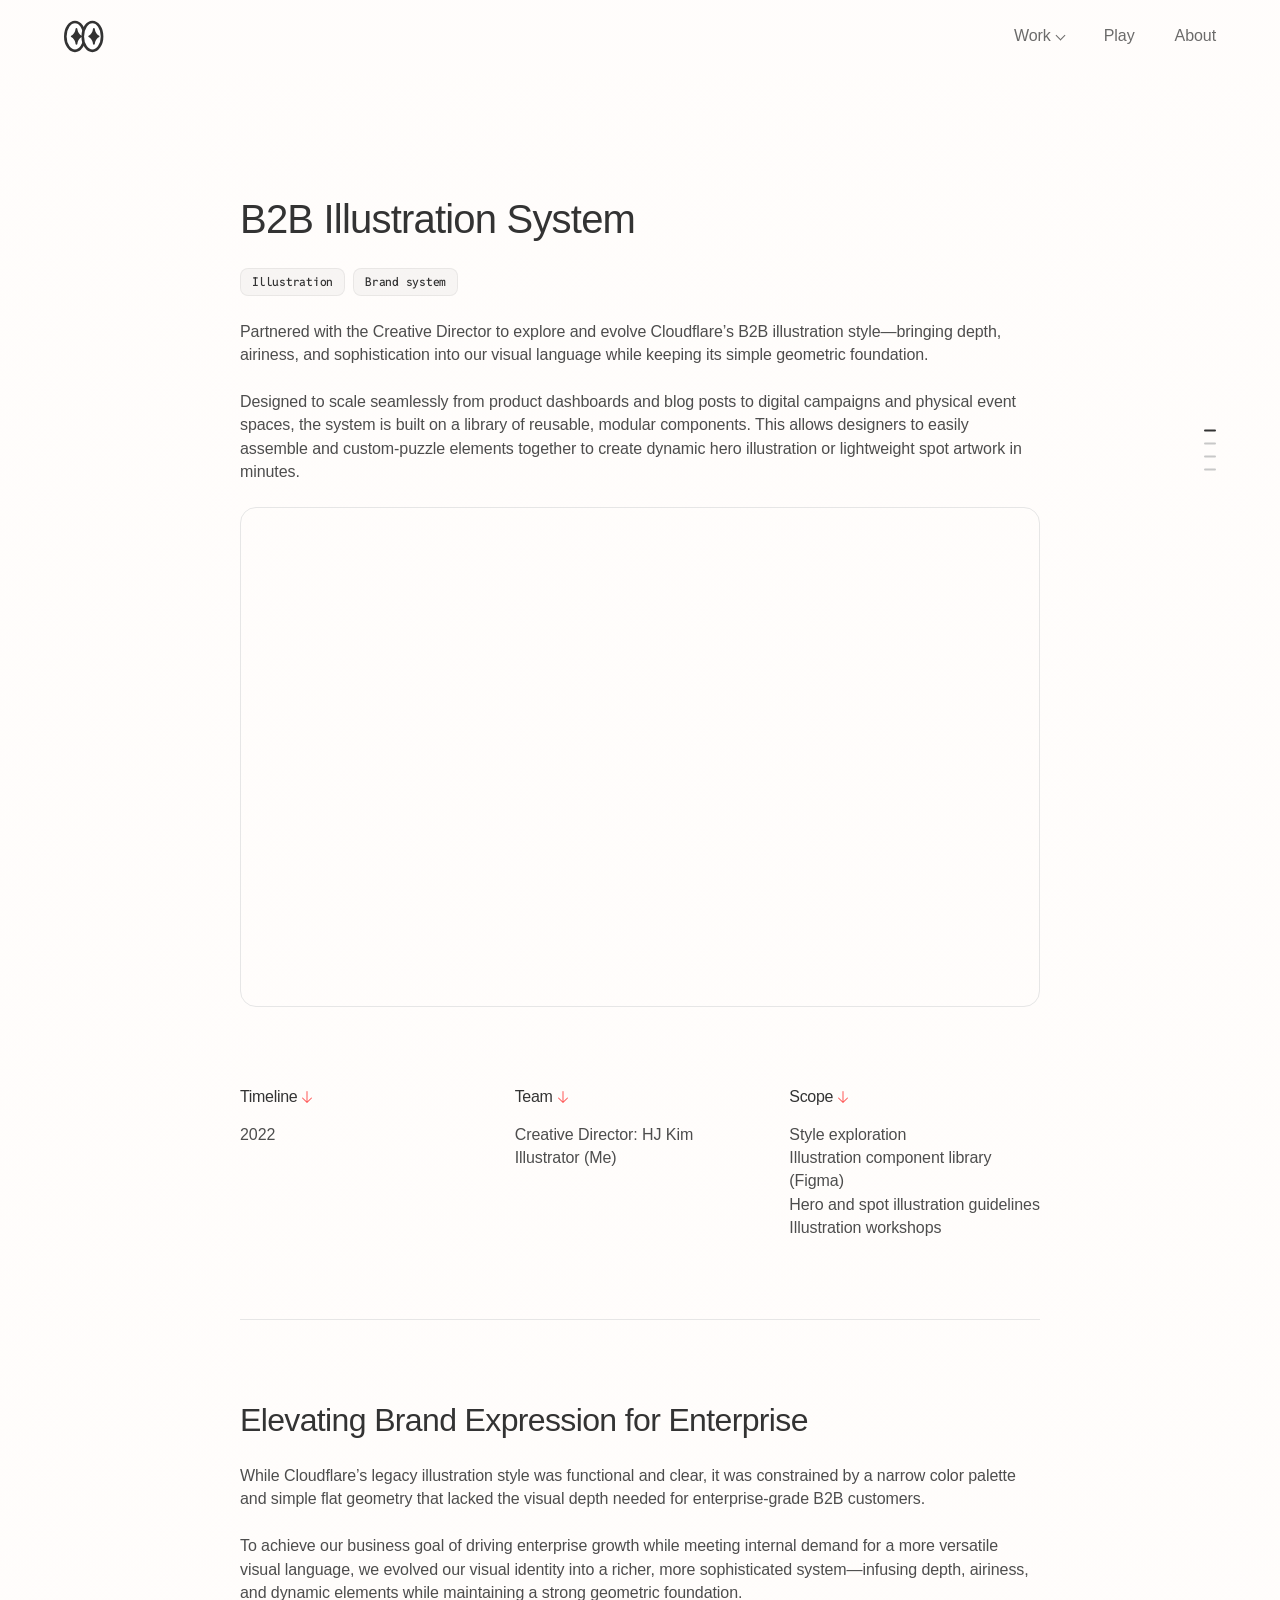
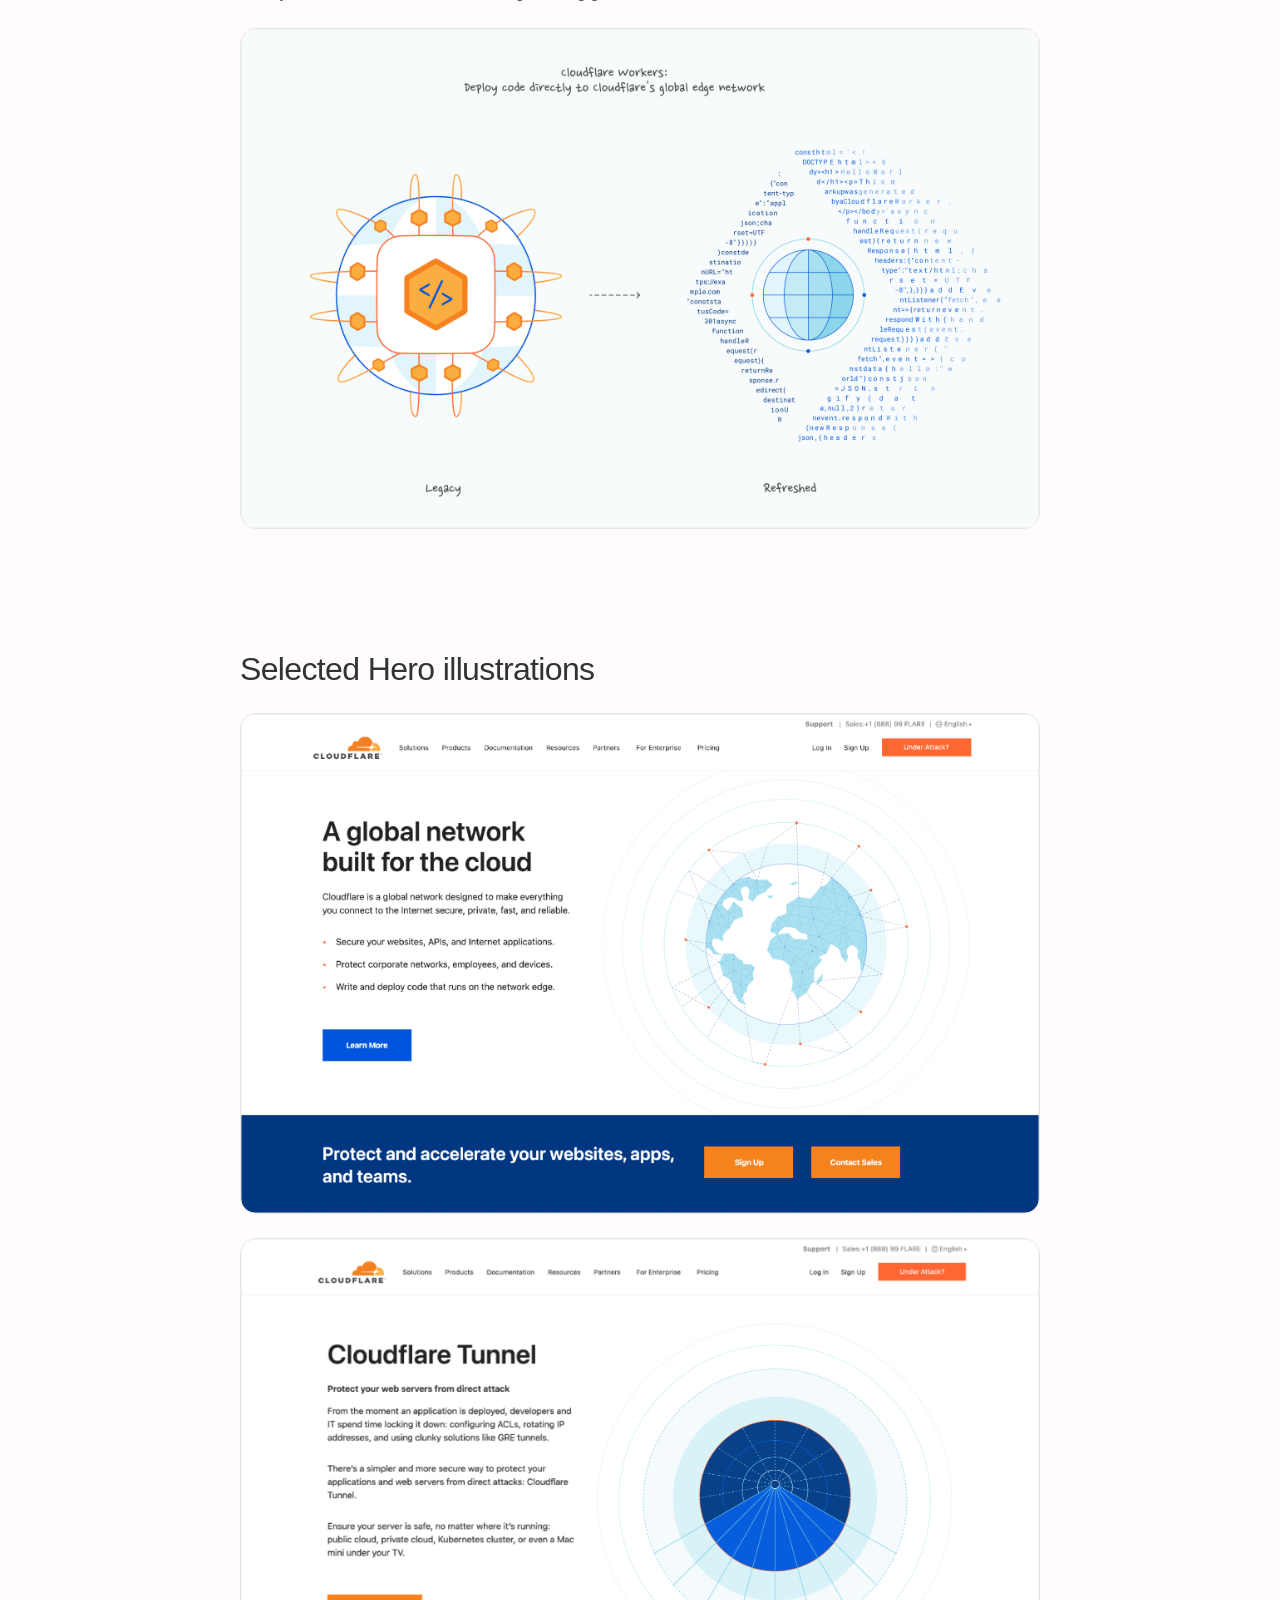
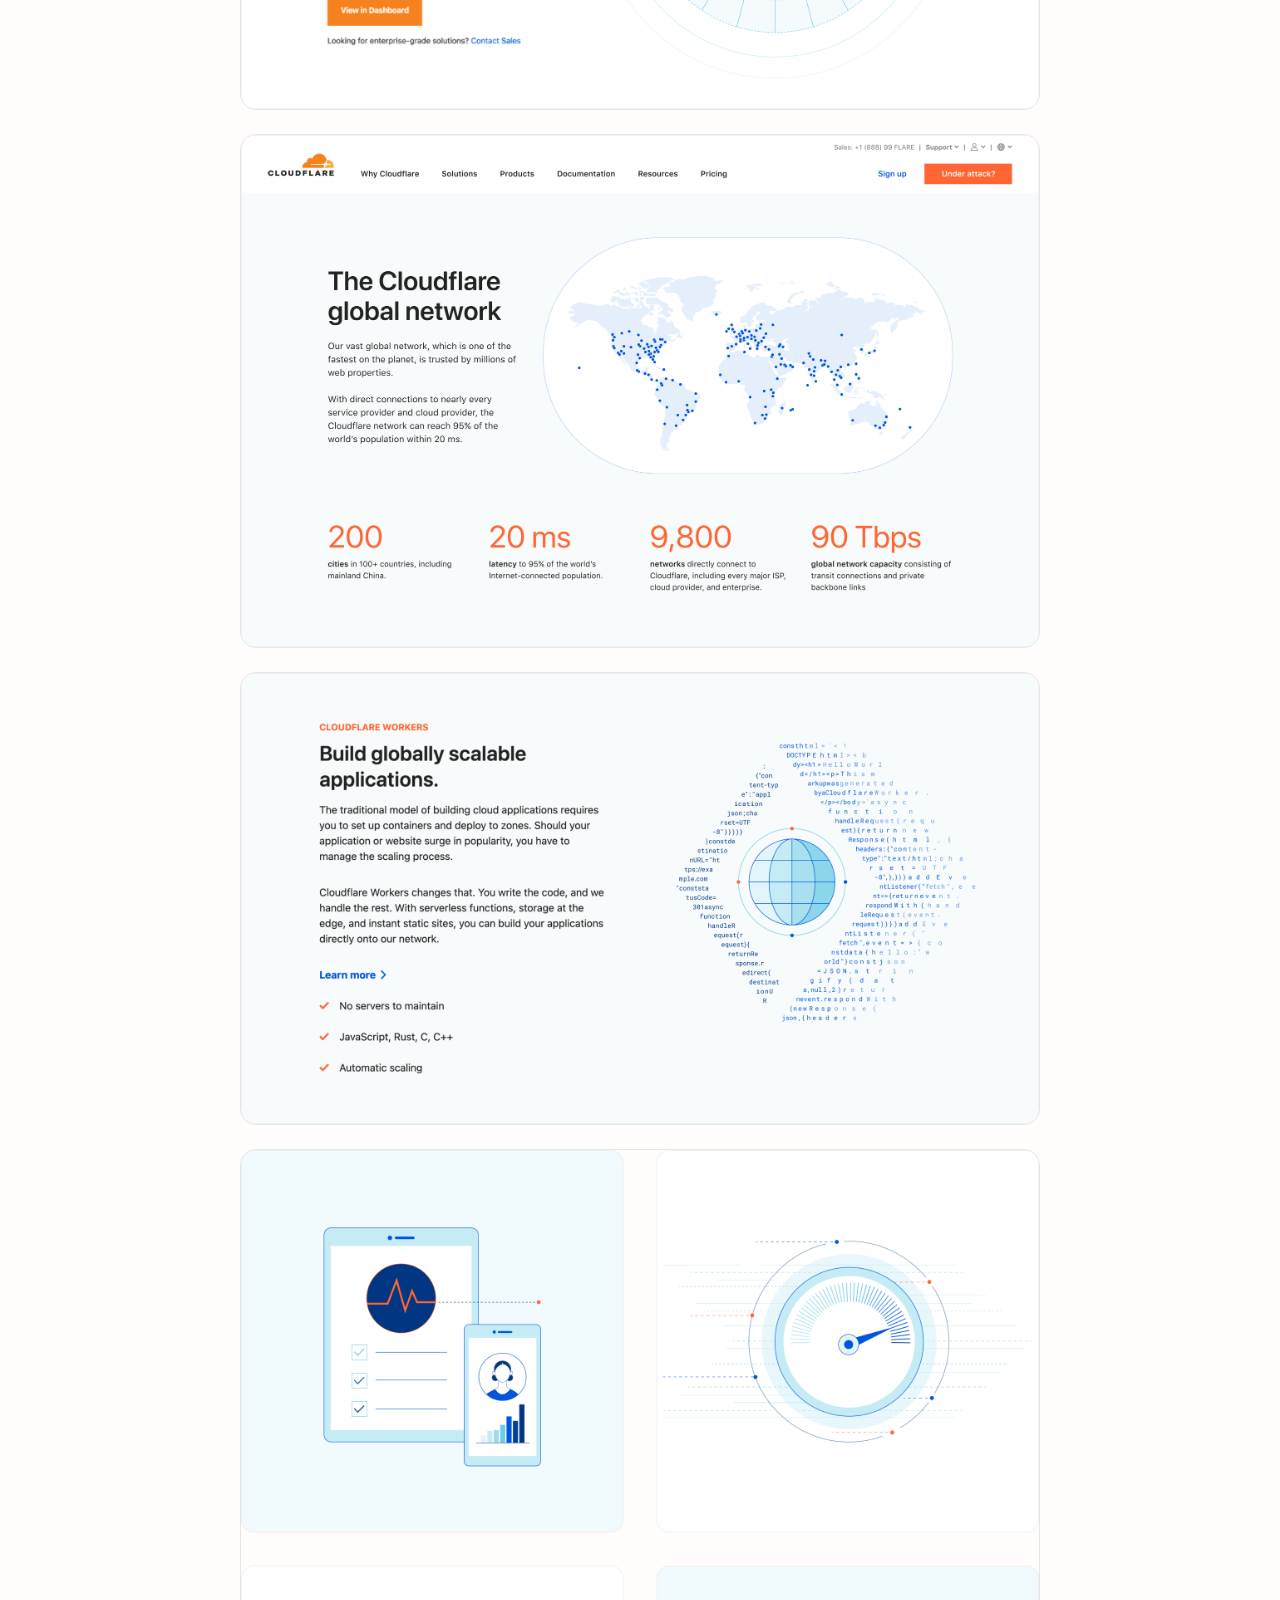
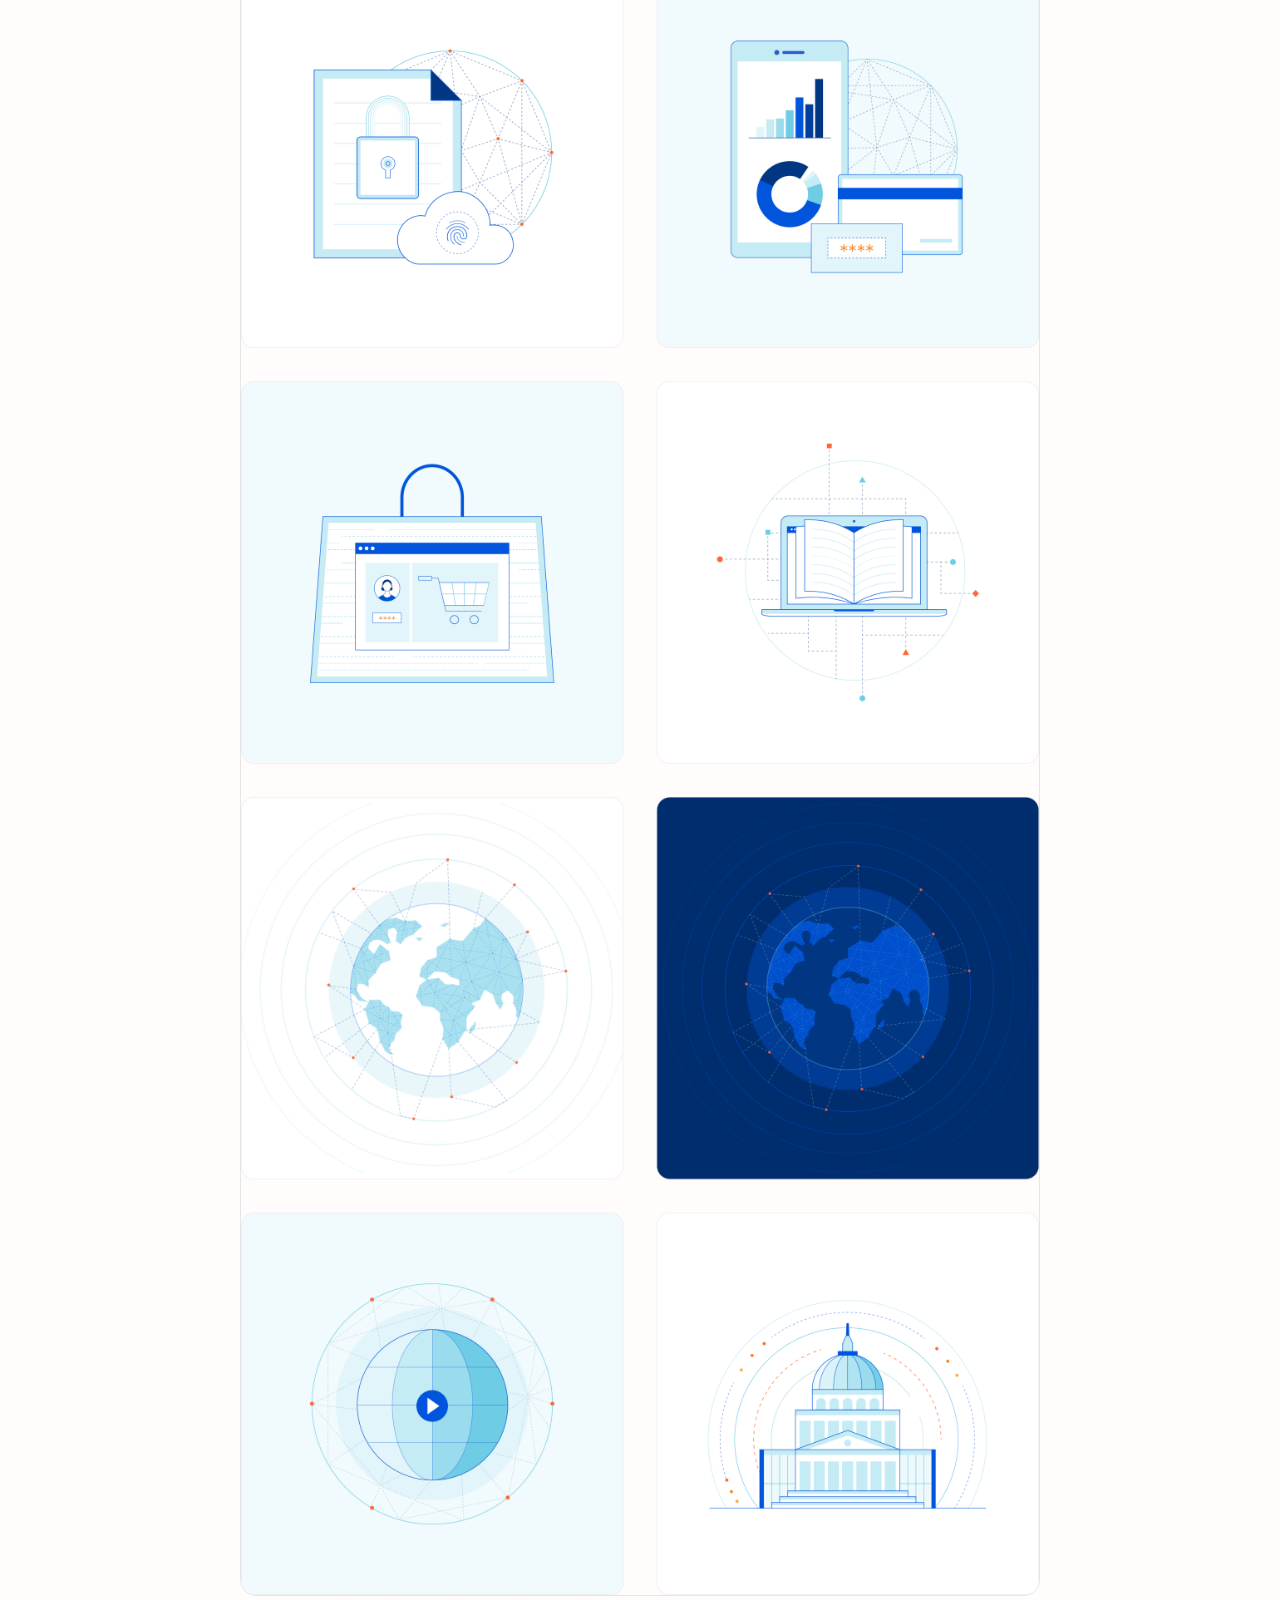
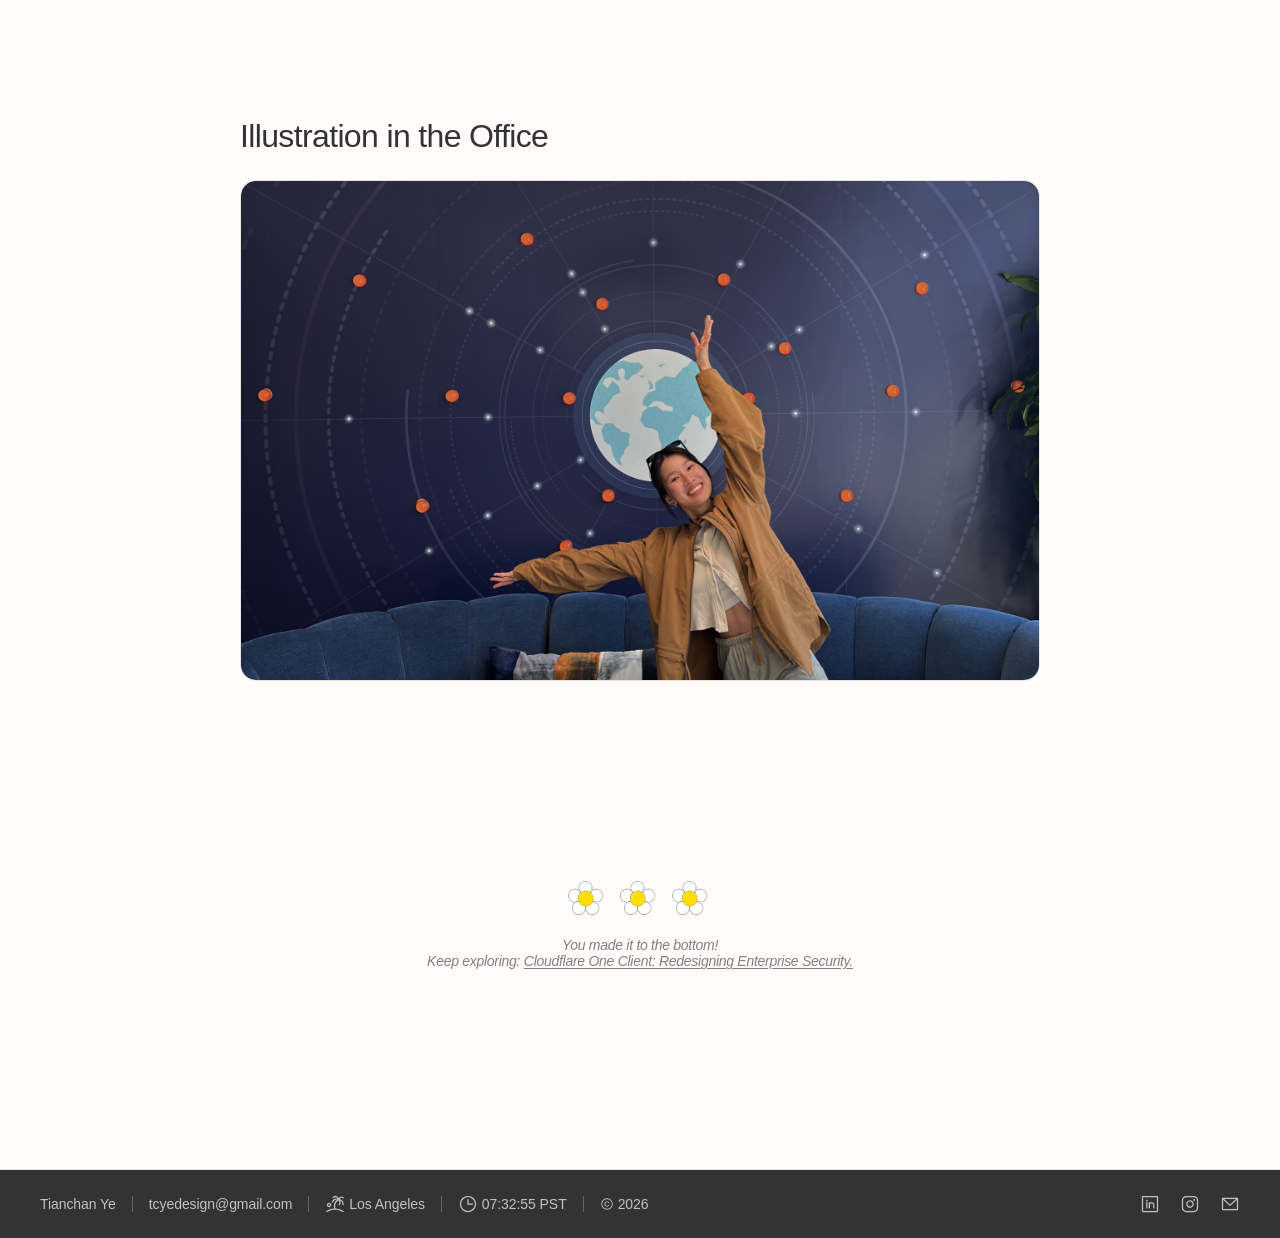
<file: projects/b2b-illustration-system.html>
<!DOCTYPE html>
<html lang="en">
<head>
    <meta charset="UTF-8">
    <meta name="viewport" content="width=device-width, initial-scale=1.0, viewport-fit=cover">
    <meta name="description" content="B2B Illustration System — case study by Tc.">
    <meta property="og:type" content="website">
    <meta property="og:site_name" content="Tc">
    <meta property="og:url" content="https://tcyedesign.com/projects/b2b-illustration-system.html">
    <meta property="og:title" content="B2B Illustration System — Tc">
    <meta property="og:description" content="B2B Illustration System — case study by Tc.">
    <meta property="og:image" content="https://tcyedesign.com/assets/og-image.png">
    <meta property="og:image:width" content="1200">
    <meta property="og:image:height" content="1200">
    <meta name="twitter:card" content="summary_large_image">
    <meta name="twitter:title" content="B2B Illustration System — Tc">
    <meta name="twitter:description" content="B2B Illustration System — case study by Tc.">
    <meta name="twitter:image" content="https://tcyedesign.com/assets/og-image.png">
    <link rel="icon" href="../assets/icons/favicon.svg?v=favicon-transparent-20260805" type="image/svg+xml">
    <link rel="icon" href="../assets/icons/favicon-32.png?v=favicon-transparent-20260805" type="image/png" sizes="32x32">
    <link rel="shortcut icon" href="../favicon.ico?v=favicon-transparent-20260805">
    <link rel="apple-touch-icon" href="../assets/icons/apple-touch-icon.png?v=favicon-transparent-20260805">
    <link rel="preconnect" href="https://fonts.googleapis.com">
    <link rel="preconnect" href="https://fonts.gstatic.com" crossorigin>
    <link href="https://fonts.googleapis.com/css2?family=Capriola&family=Google+Sans+Flex:ital,opsz,wght@0,6..144,400;0,6..144,500;0,6..144,600;0,6..144,700;1,6..144,400&family=Reddit+Mono:wght@400;500&display=swap" rel="stylesheet">
    <link rel="stylesheet" href="../css/tokens.css?v=titles-medium-20260911">
    <link rel="stylesheet" href="../css/styles.css?v=progress-pill-20260912">
    <title>B2B Illustration System — Tc</title>
</head>
<body>
    <div class="page">
        <header class="site-header" data-site-header></header>

        <article class="project-page case-study">

            <header class="case-header">
                <h1>B2B Illustration System</h1>
                <div class="tag-group">
                    <span class="chip">Illustration</span>
                    <span class="chip">Brand system</span>
                </div>
                <p>Partnered with the Creative Director to explore and evolve Cloudflare’s B2B illustration style—bringing depth, airiness, and sophistication into our visual language while keeping its simple geometric foundation.</p>
<p>Designed to scale seamlessly from product dashboards and blog posts to digital campaigns and physical event spaces, the system is built on a library of reusable, modular components. This allows designers to easily assemble and custom-puzzle elements together to create dynamic hero illustration or lightweight spot artwork in minutes.</p>
                <figure class="case-figure">
                    <div class="case-media case-media--outlined">
                        <picture>
                            <source
                                media="(max-width: 700px)"
                                type="image/webp"
                                srcset="../assets/projects/cover-illustration-square-400w.webp?v=mobile-2x-20260911 400w, ../assets/projects/cover-illustration-square-800w.webp?v=mobile-2x-20260911 800w, ../assets/projects/cover-illustration-square-1020w.webp?v=mobile-2x-20260911 1020w"
                                sizes="100vw"
                            >
                            <source
                                media="(max-width: 700px)"
                                srcset="../assets/projects/cover-illustration-square.png?v=mobile-2x-20260911"
                            >
                            <img src="../assets/projects/illustration/cover.png?v=figma-310-941-tiles-20260804" alt="B2B Illustration System cover — six spot illustrations" width="1920" height="1200" loading="eager" decoding="async">
                        </picture>
                    </div>
                </figure>
            </header>
            <dl class="case-meta">
                <div>
                    <dt>Timeline <img src="../assets/icons/arrow-down.svg" alt="" width="16" height="16"></dt>
                    <dd>2022</dd>
                </div>
                <div>
                    <dt>Team <img src="../assets/icons/arrow-down.svg" alt="" width="16" height="16"></dt>
                    <dd>Creative Director: HJ Kim<br>
Illustrator (Me)</dd>
                </div>
                <div>
                    <dt>Scope <img src="../assets/icons/arrow-down.svg" alt="" width="16" height="16"></dt>
                    <dd>Style exploration<br>
Illustration component library (Figma)<br>
Hero and spot illustration guidelines<br>
Illustration workshops</dd>
                </div>
            </dl>
            <section class="case-section">
                <h2>Elevating Brand Expression for Enterprise</h2>
                <p>While Cloudflare’s legacy illustration style was functional and clear, it was constrained by a narrow color palette and simple flat geometry that lacked the visual depth needed for enterprise-grade B2B customers.</p>
<p>To achieve our business goal of driving enterprise growth while meeting internal demand for a more versatile visual language, we evolved our visual identity into a richer, more sophisticated system—infusing depth, airiness, and dynamic elements while maintaining a strong geometric foundation.</p>
                <figure class="case-figure">
                    <div class="case-media case-media--outlined">
                        <img src="../assets/projects/illustration/elevating.png" alt="Cloudflare Workers legacy versus refreshed illustration" loading="lazy" width="1920" height="1200">
                    </div>
                </figure>
            </section>
            <section class="case-section">
                <h2>Selected Hero illustrations</h2>
                <figure class="case-figure">
                    <div class="case-media case-media--outlined">
                        <img src="../assets/projects/illustration/hero-homepage.png" alt="Homepage hero illustration with globe" width="1920" height="1200" loading="lazy">
                    </div>
                </figure>
                <figure class="case-figure">
                    <div class="case-media case-media--outlined">
                        <img src="../assets/projects/illustration/tunnel.png" alt="Tunnel product page hero" width="1920" height="1131" loading="lazy">
                    </div>
                </figure>
                <figure class="case-figure">
                    <div class="case-media case-media--outlined">
                        <img src="../assets/projects/illustration/network-map.png" alt="Network map hero illustration" width="1920" height="1233" loading="lazy">
                    </div>
                </figure>
                <figure class="case-figure">
                    <div class="case-media case-media--outlined">
                        <img src="../assets/projects/illustration/workers-desktop.png" alt="Workers desktop hero illustration" width="1920" height="1086" loading="lazy">
                    </div>
                </figure>
                <figure class="case-figure">
                    <div class="case-media case-media--outlined">
                        <img src="../assets/projects/illustration/grid.png" alt="Illustration component grid" width="1920" height="4920" loading="lazy">
                    </div>
                </figure>
            </section>
            <section class="case-section">
                <h2>Illustration in the Office</h2>
                <figure class="case-figure">
                    <div class="case-media case-media--outlined">
                        <img src="../assets/projects/illustration/office.png?v=office-20260805" alt="Illustration mural in the Cloudflare office" loading="lazy">
                    </div>
                </figure>
            </section>


            <a class="case-next" href="cloudflare-one-client.html">
                <div class="case-next-flowers" aria-hidden="true">
                    <div class="case-next-flower">
                        <img class="case-next-flower-bloom" src="../assets/hero/v2/flower-bloom.webp?v=case-next-flower-20260805" alt="" width="41" height="40" decoding="async">
                        <img class="case-next-flower-center" src="../assets/hero/v2/flower-center.svg?v=case-next-flower-20260805" alt="" width="41" height="40" decoding="async">
                    </div>
                    <div class="case-next-flower">
                        <img class="case-next-flower-bloom" src="../assets/hero/v2/flower-bloom.webp?v=case-next-flower-20260805" alt="" width="41" height="40" decoding="async">
                        <img class="case-next-flower-center" src="../assets/hero/v2/flower-center.svg?v=case-next-flower-20260805" alt="" width="41" height="40" decoding="async">
                    </div>
                    <div class="case-next-flower">
                        <img class="case-next-flower-bloom" src="../assets/hero/v2/flower-bloom.webp?v=case-next-flower-20260805" alt="" width="41" height="40" decoding="async">
                        <img class="case-next-flower-center" src="../assets/hero/v2/flower-center.svg?v=case-next-flower-20260805" alt="" width="41" height="40" decoding="async">
                    </div>
                </div>
                <p>You made it to the bottom!</p>
                <p>Keep exploring: <span class="case-next-title">Cloudflare One Client: Redesigning Enterprise Security.</span></p>
            </a>
        </article>

        <footer class="site-footer" data-site-footer></footer>
    </div>
    <script src="../js/site-chrome.js?v=watermark-case-20260927" data-base="../"></script>
    <script src="../js/case-progress.js?v=work-nav-medium-20260817"></script>
</body>
</html>
</file>
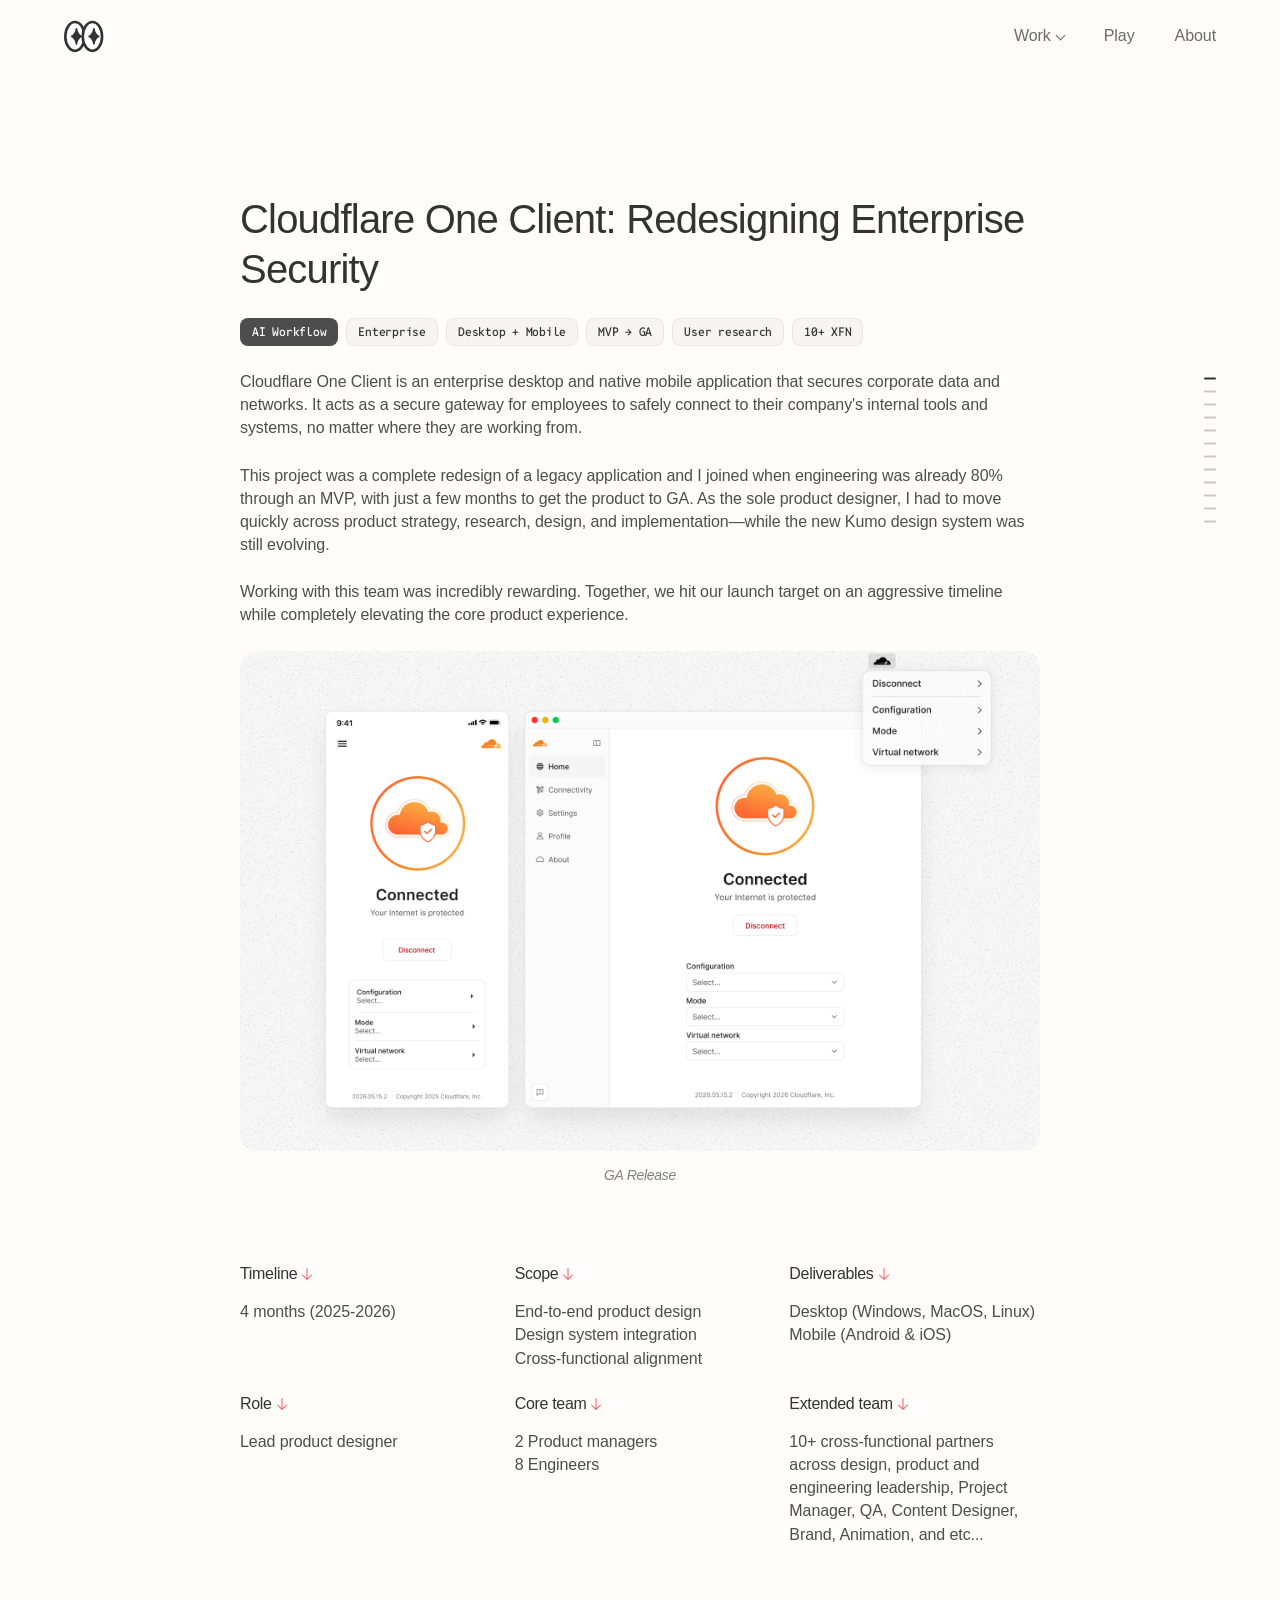
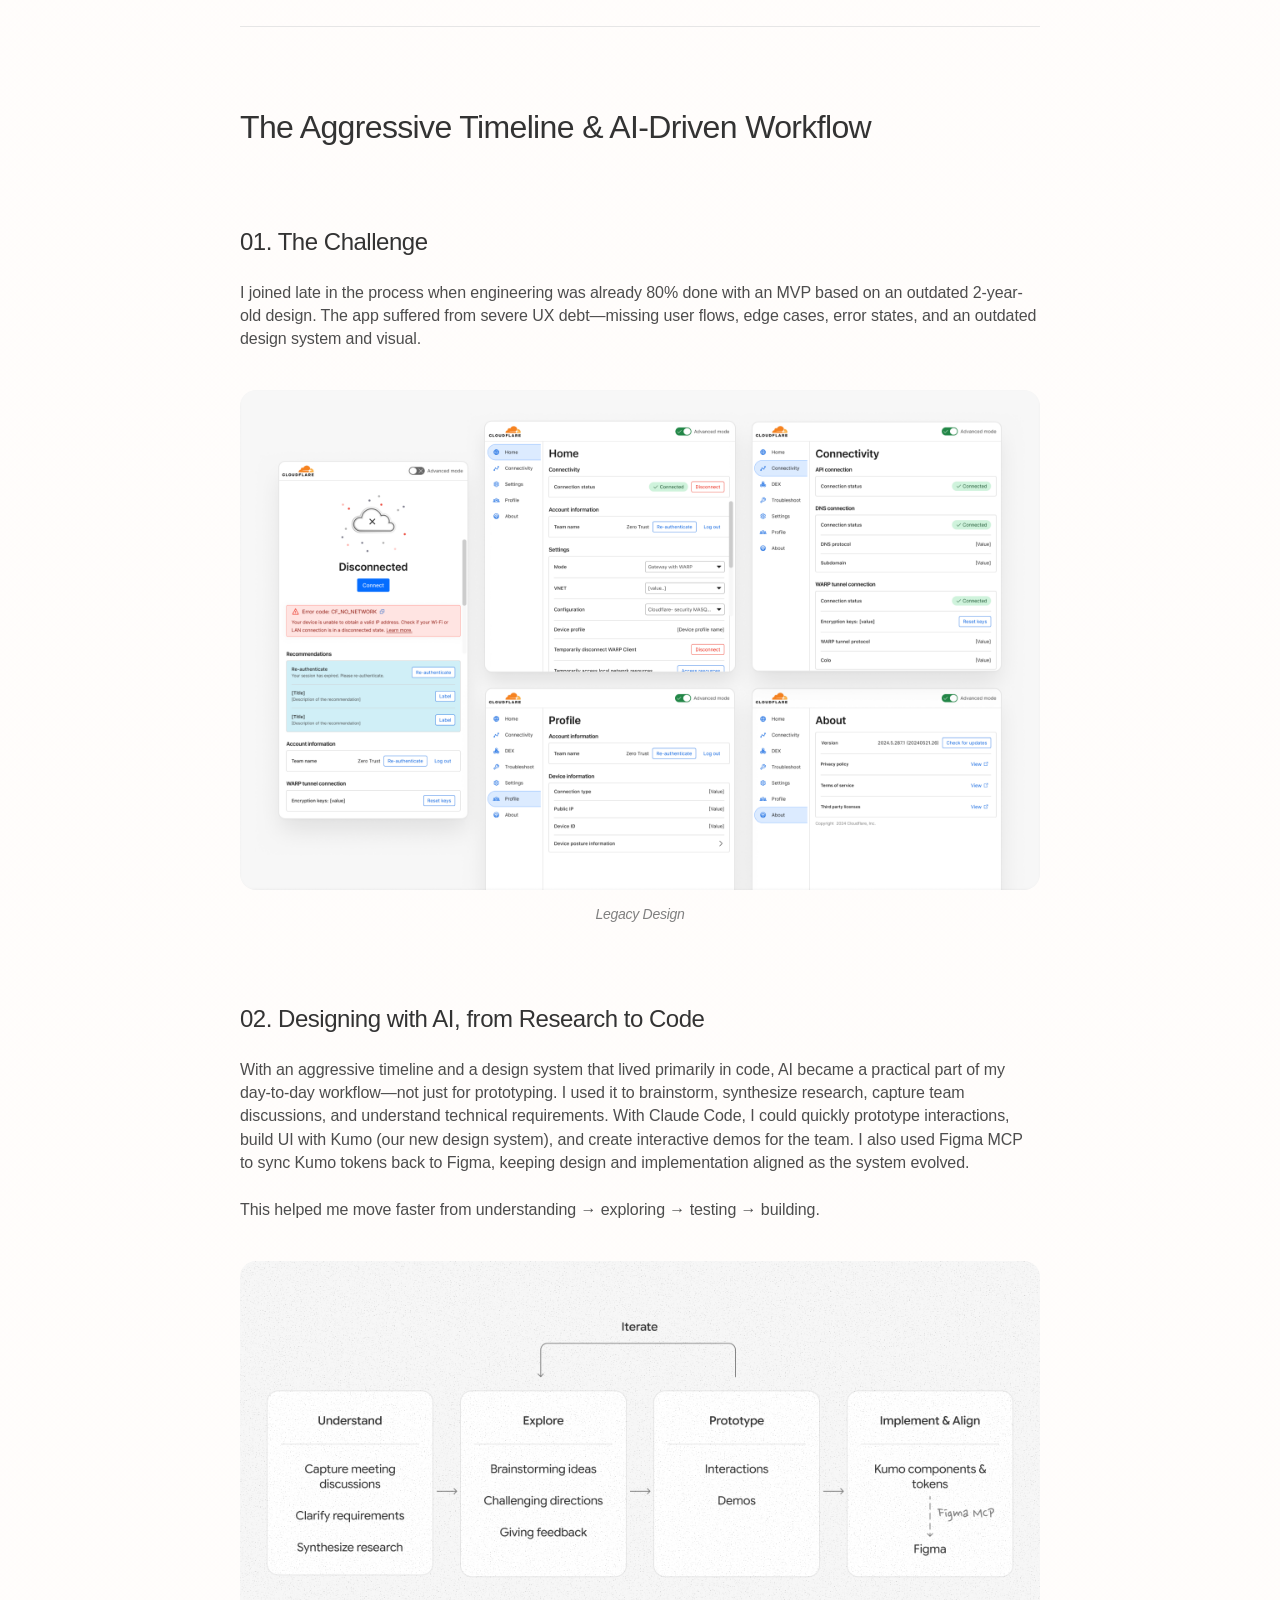
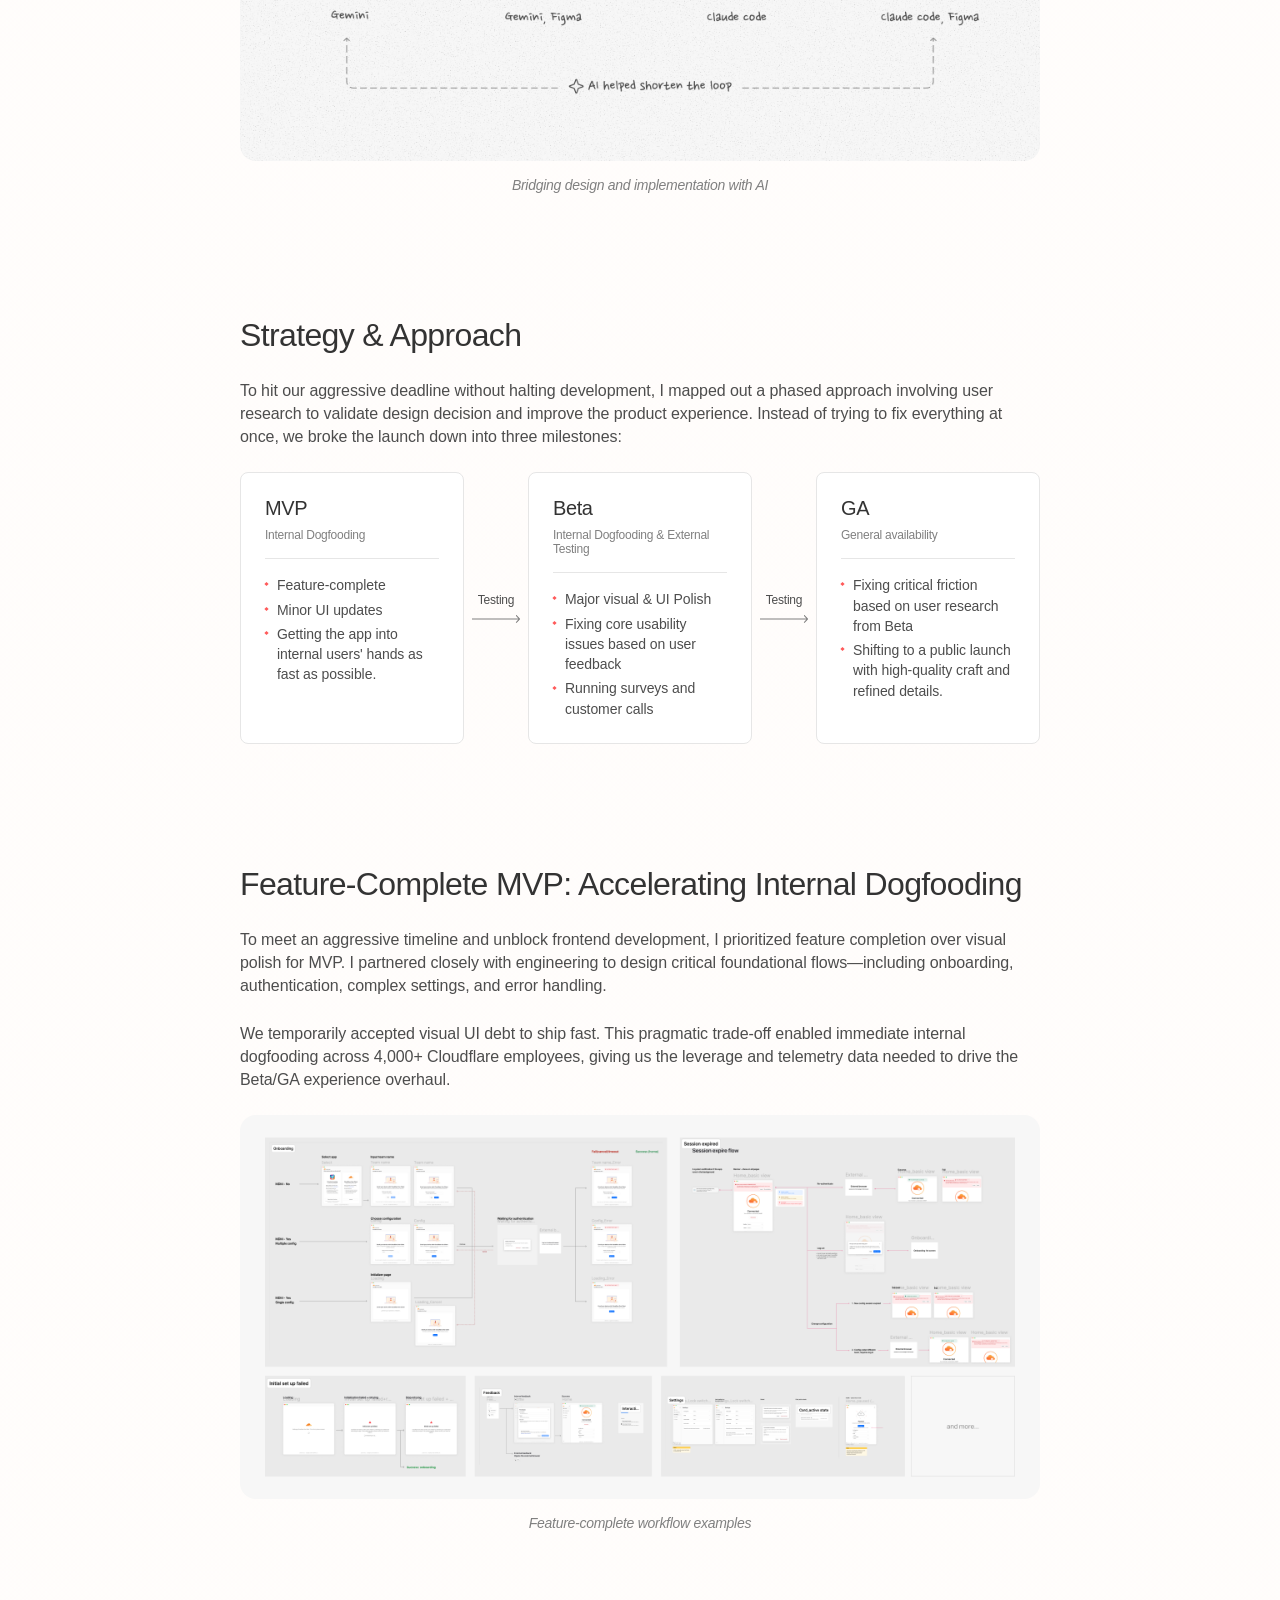
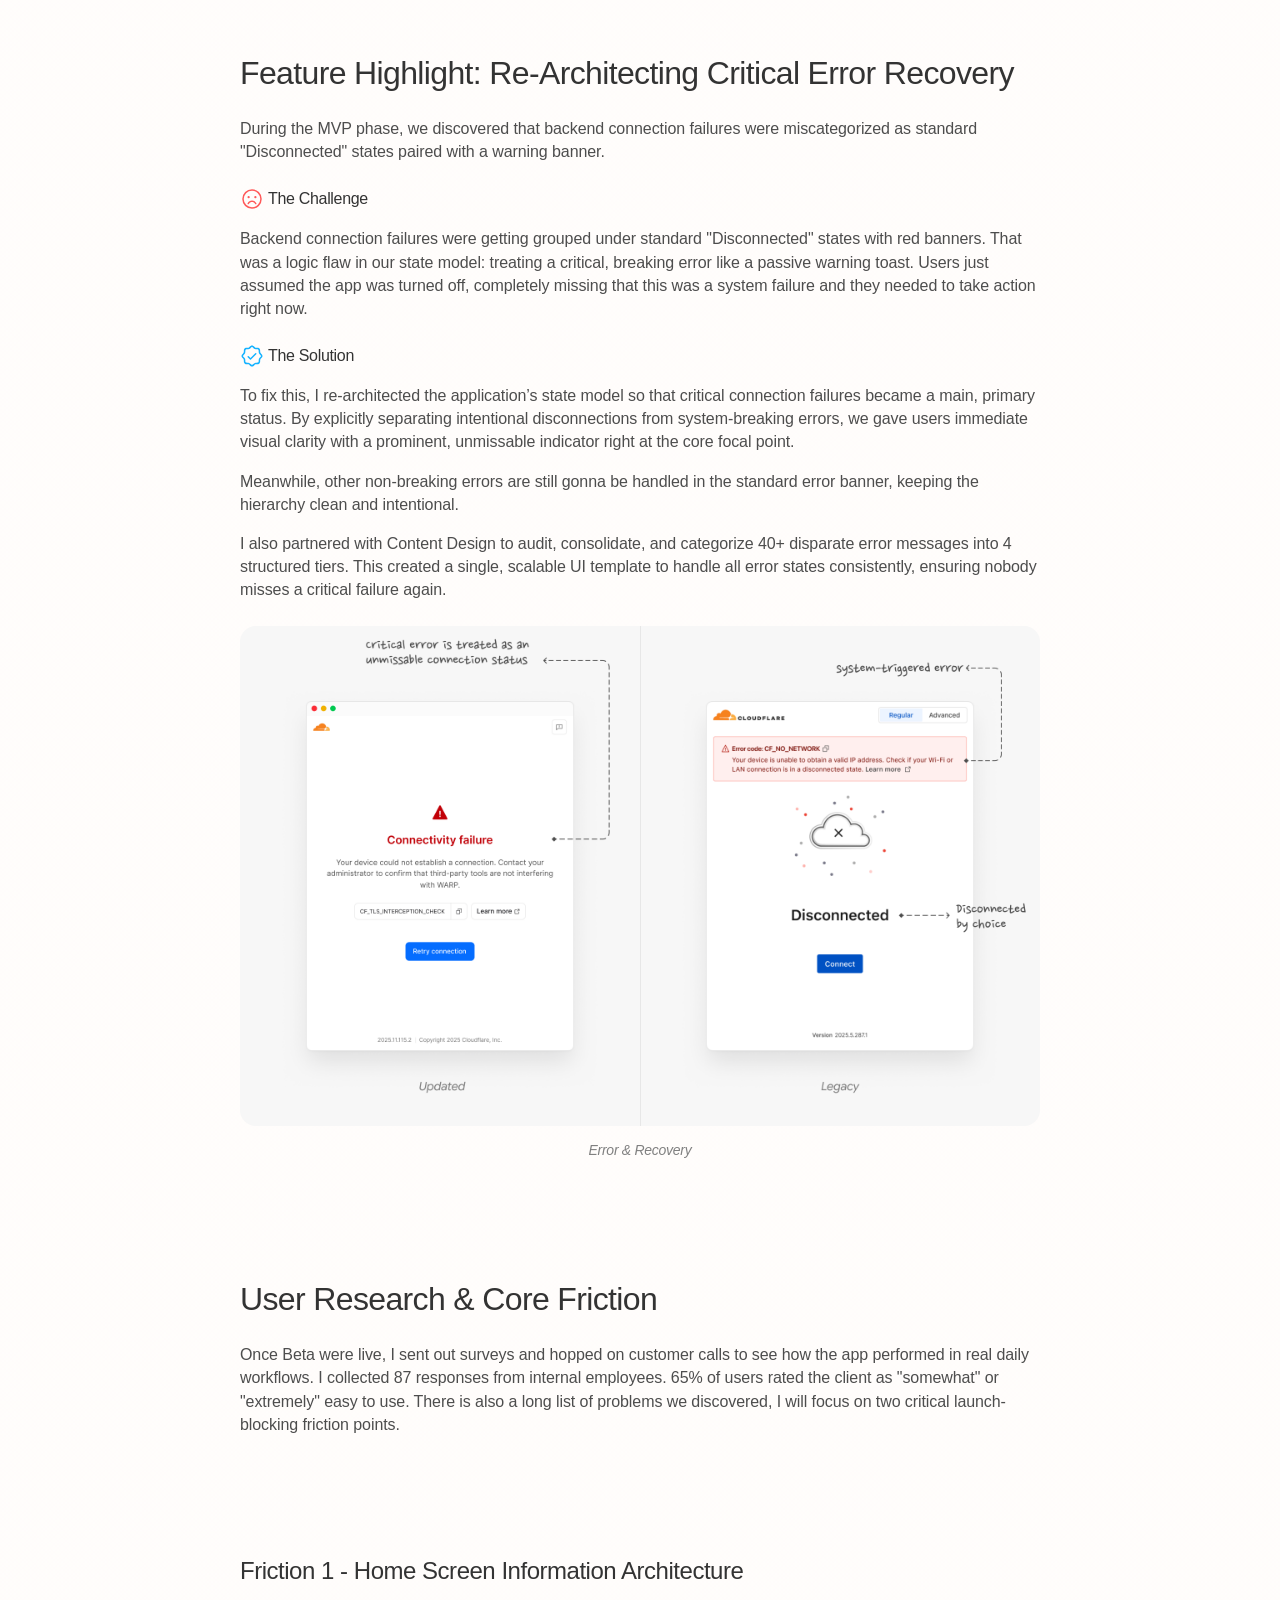
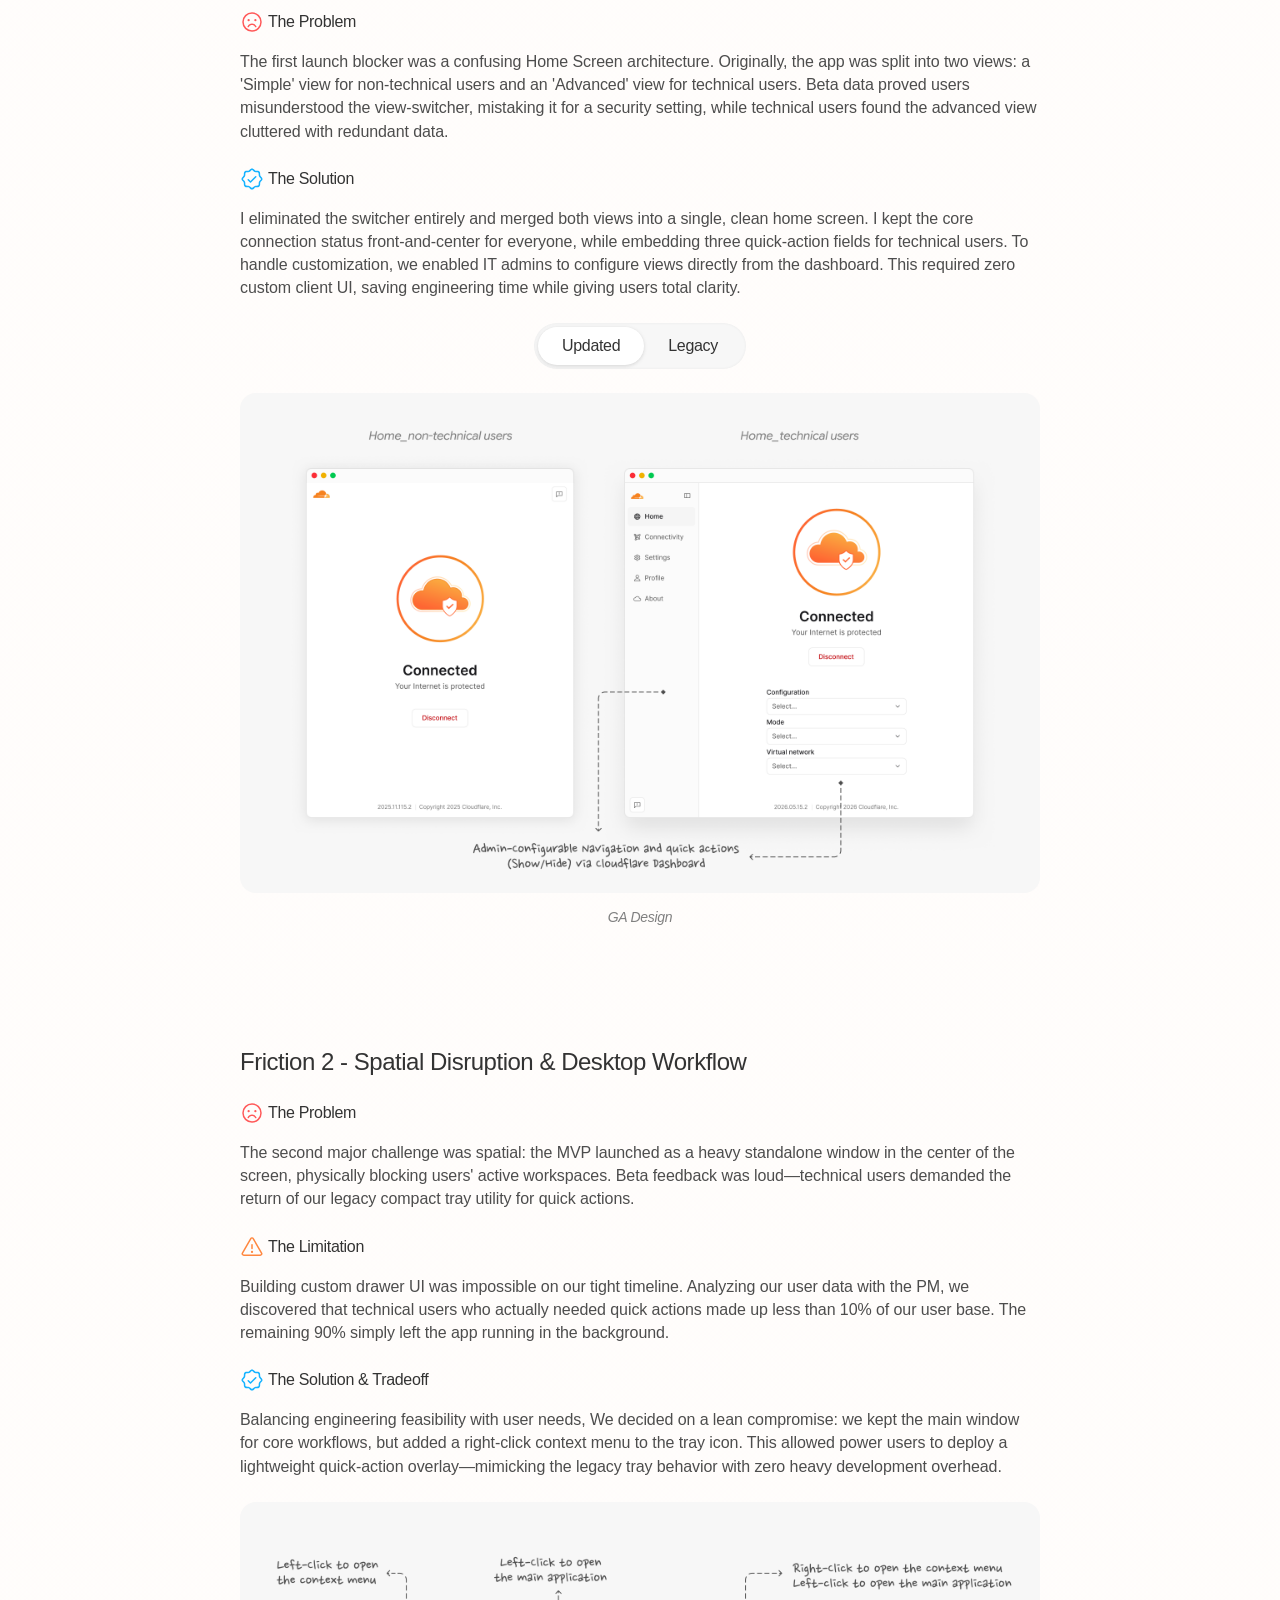
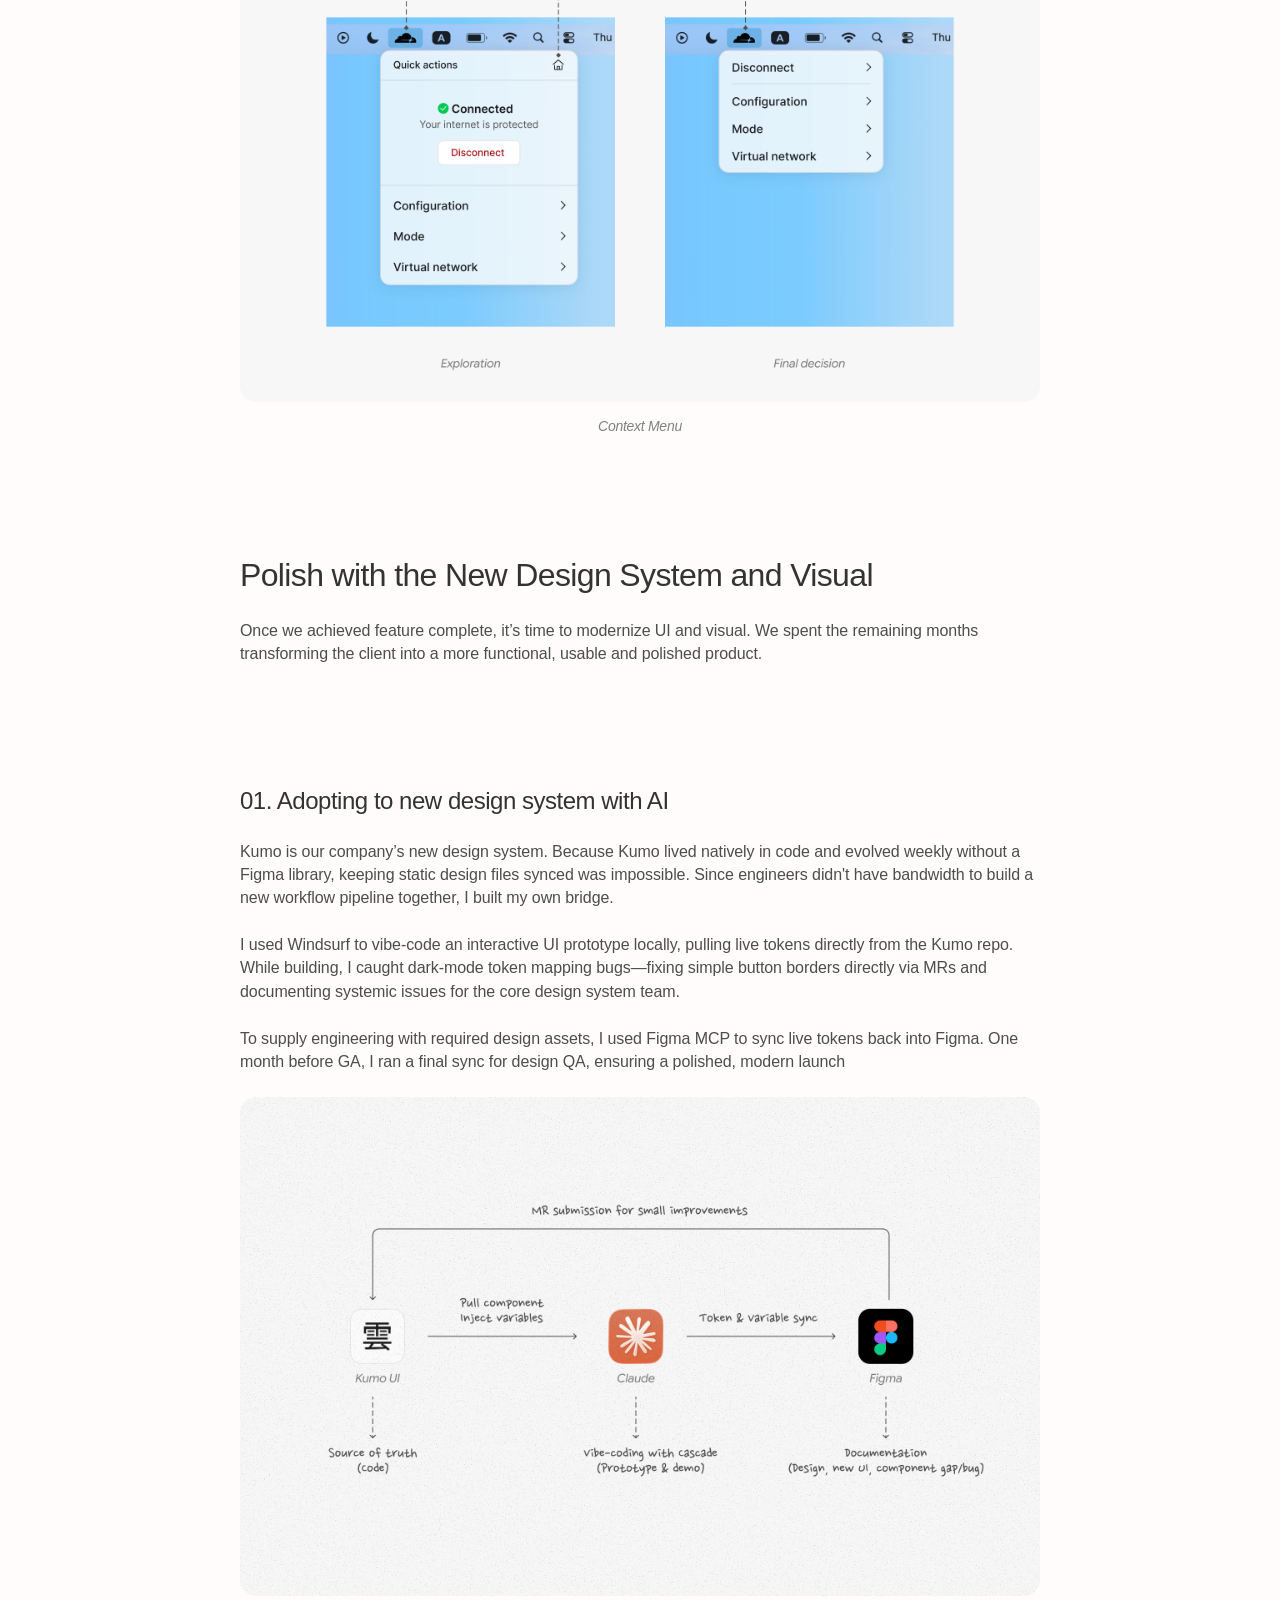
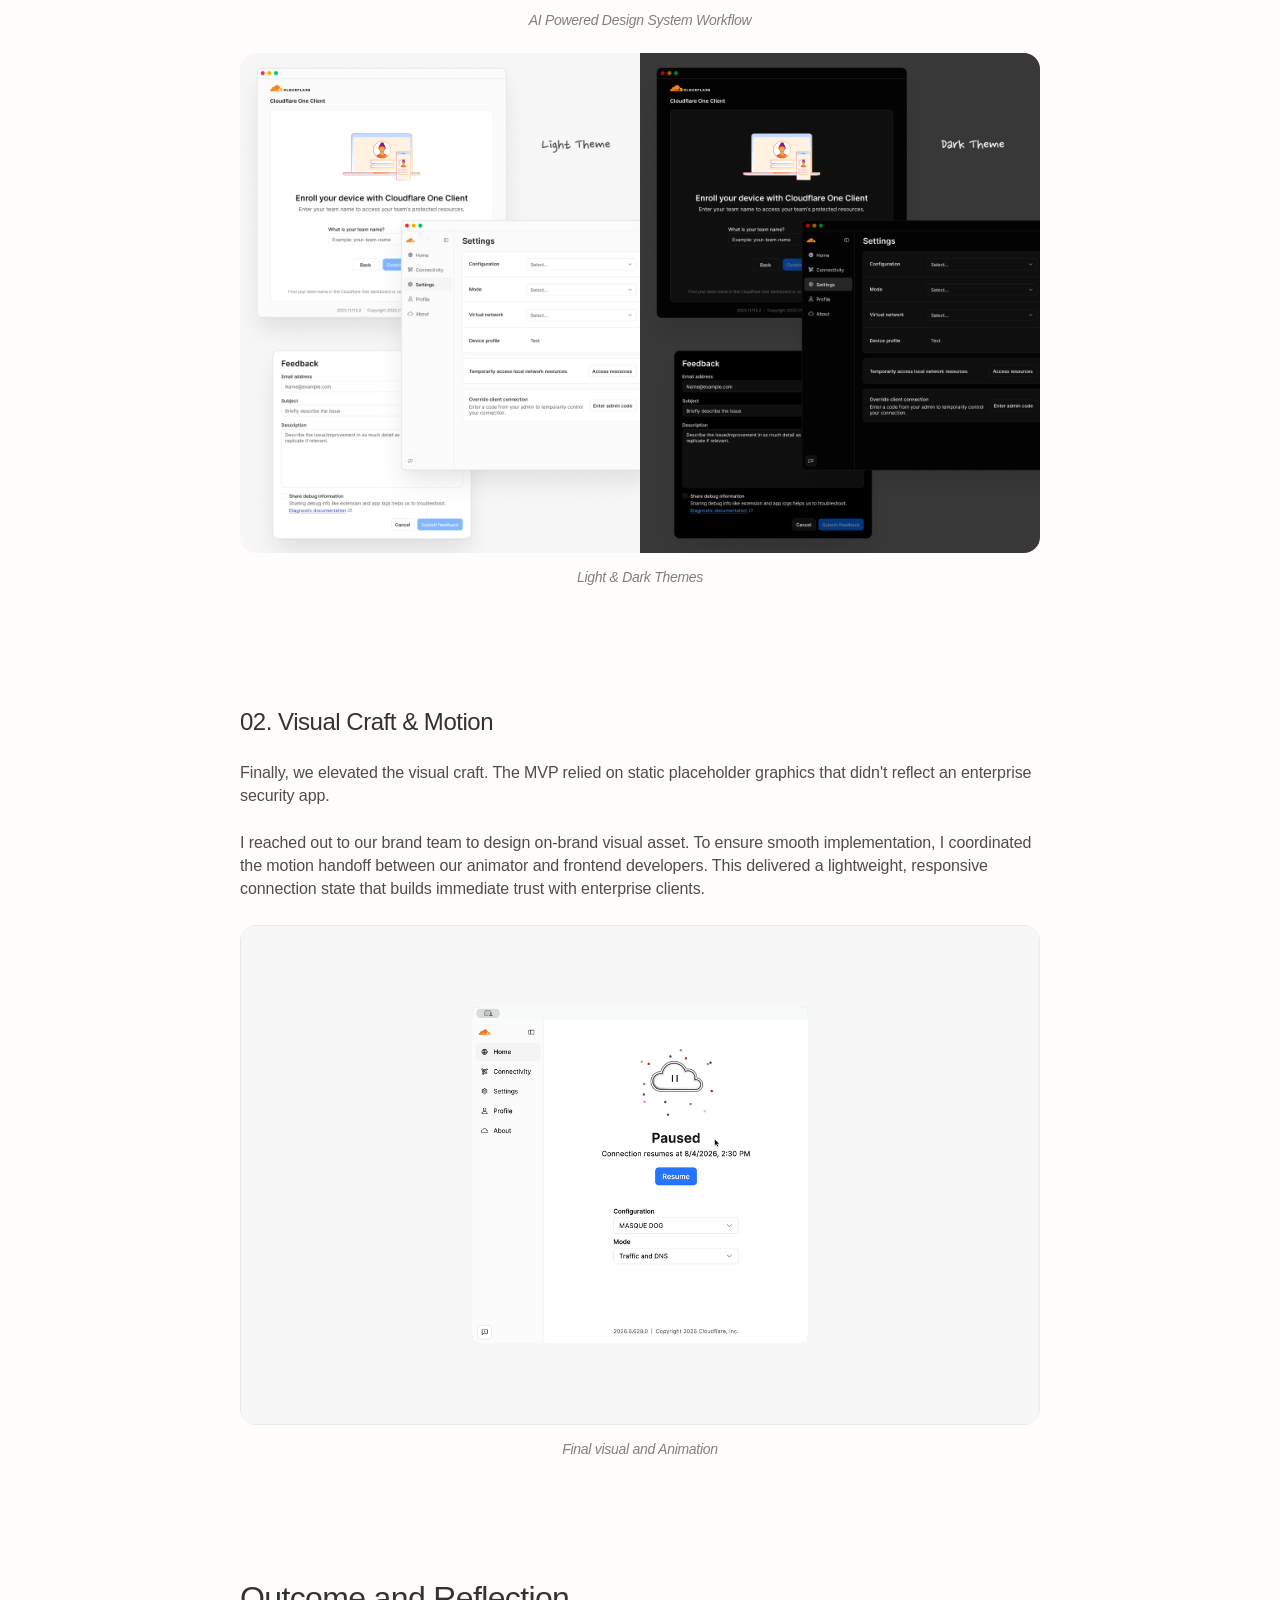
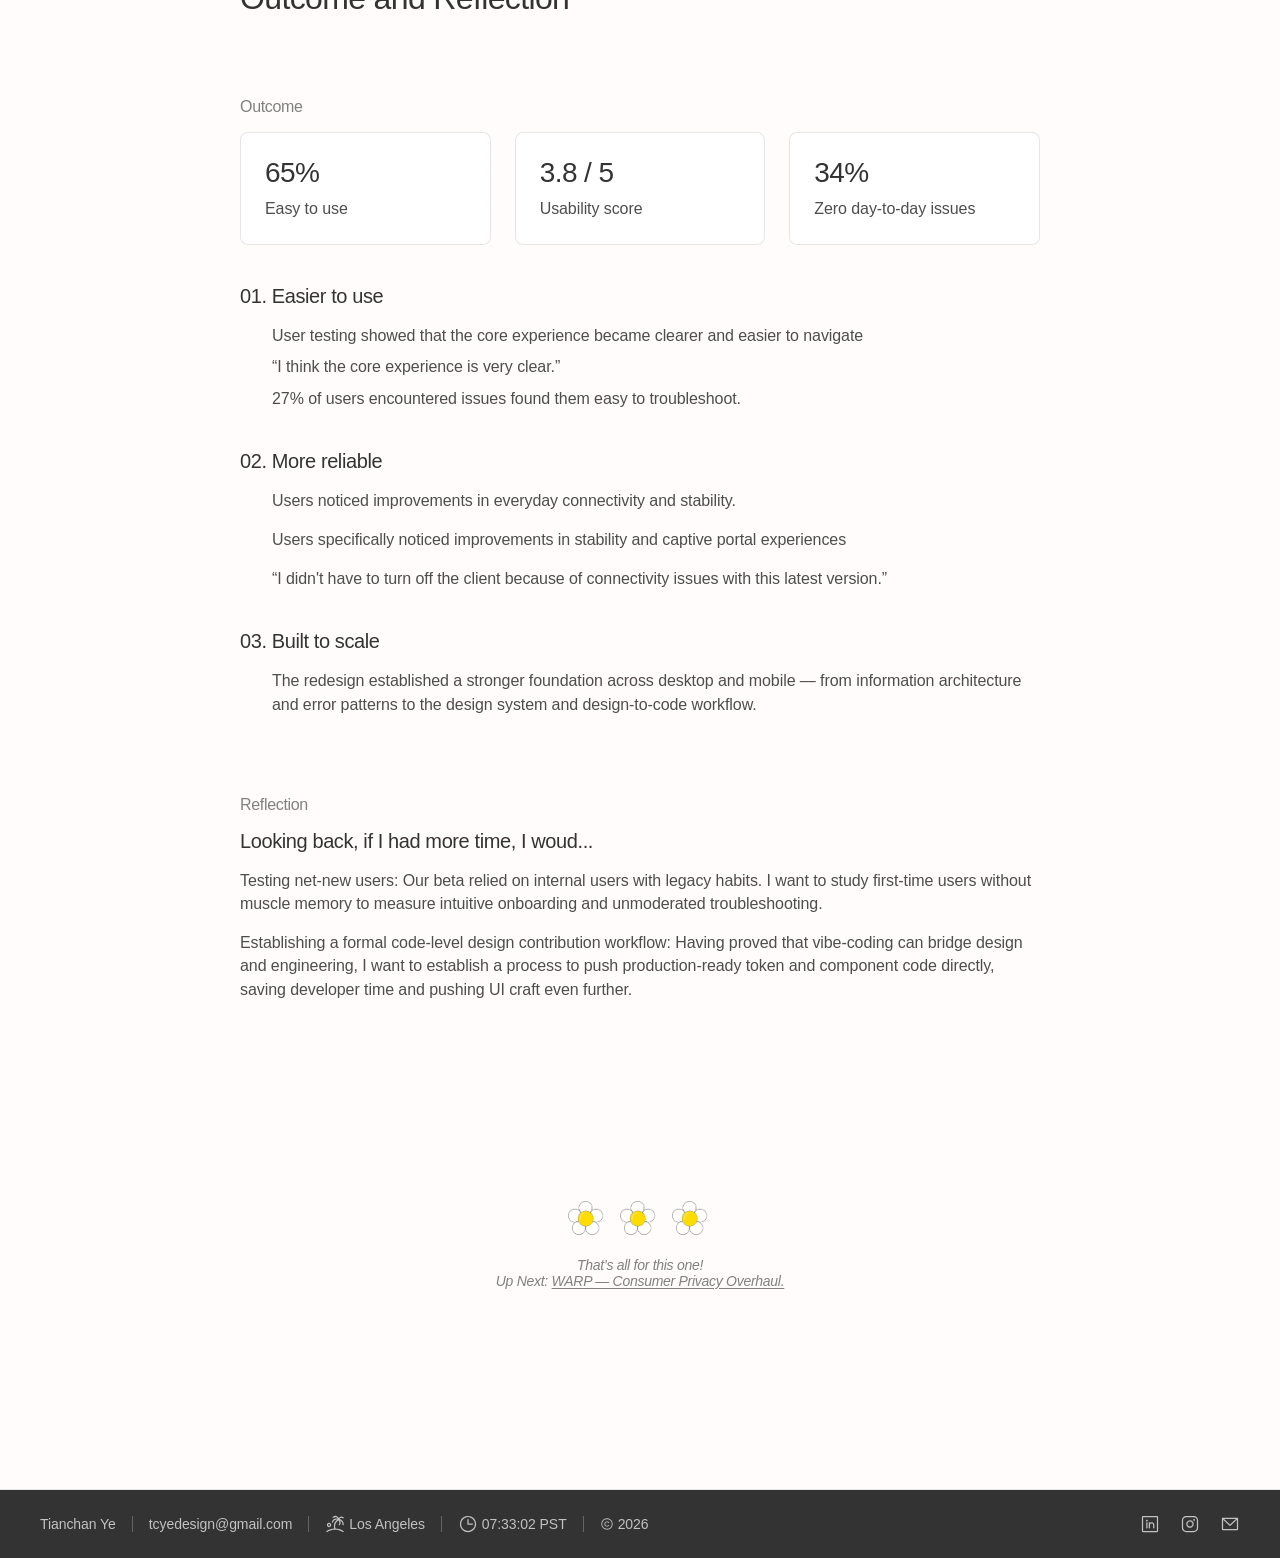
<file: projects/cloudflare-one-client.html>
<!DOCTYPE html>
<html lang="en">
<head>
    <meta charset="UTF-8">
    <meta name="viewport" content="width=device-width, initial-scale=1.0, viewport-fit=cover">
    <meta name="description" content="Cloudflare One Client: Redesigning Enterprise Security — case study by Tc.">
    <meta property="og:type" content="website">
    <meta property="og:site_name" content="Tc">
    <meta property="og:url" content="https://tcyedesign.com/projects/cloudflare-one-client.html">
    <meta property="og:title" content="Cloudflare One Client — Tc">
    <meta property="og:description" content="Cloudflare One Client: Redesigning Enterprise Security — case study by Tc.">
    <meta property="og:image" content="https://tcyedesign.com/assets/og-image.png">
    <meta property="og:image:width" content="1200">
    <meta property="og:image:height" content="1200">
    <meta name="twitter:card" content="summary_large_image">
    <meta name="twitter:title" content="Cloudflare One Client — Tc">
    <meta name="twitter:description" content="Cloudflare One Client: Redesigning Enterprise Security — case study by Tc.">
    <meta name="twitter:image" content="https://tcyedesign.com/assets/og-image.png">
    <link rel="icon" href="../assets/icons/favicon.svg?v=favicon-transparent-20260805" type="image/svg+xml">
    <link rel="icon" href="../assets/icons/favicon-32.png?v=favicon-transparent-20260805" type="image/png" sizes="32x32">
    <link rel="shortcut icon" href="../favicon.ico?v=favicon-transparent-20260805">
    <link rel="apple-touch-icon" href="../assets/icons/apple-touch-icon.png?v=favicon-transparent-20260805">
    <link rel="preconnect" href="https://fonts.googleapis.com">
    <link rel="preconnect" href="https://fonts.gstatic.com" crossorigin>
    <link href="https://fonts.googleapis.com/css2?family=Capriola&family=Google+Sans+Flex:ital,opsz,wght@0,6..144,400;0,6..144,500;0,6..144,600;0,6..144,700;1,6..144,400&family=Reddit+Mono:wght@400;500&display=swap" rel="stylesheet">
    <link rel="stylesheet" href="../css/tokens.css?v=titles-medium-20260911">
    <link rel="stylesheet" href="../css/styles.css?v=progress-pill-20260912">
    <title>Cloudflare One Client — Tc</title>
</head>
<body>
    <div class="page">
        <header class="site-header" data-site-header></header>

        <article class="project-page case-study">

            <header class="case-header">
                <h1>Cloudflare One Client: Redesigning Enterprise Security</h1>
                <div class="tag-group">
                    <span class="chip chip--filled">AI Workflow</span>
                    <span class="chip">Enterprise</span>
                    <span class="chip">Desktop + Mobile</span>
                    <span class="chip">MVP → GA</span>
                    <span class="chip">User research</span>
                    <span class="chip">10+ XFN</span>
                </div>
                <p>Cloudflare One Client is an enterprise desktop and native mobile application that secures corporate data and networks. It acts as a secure gateway for employees to safely connect to their company&#x27;s internal tools and systems, no matter where they are working from.</p>
<p>This project was a complete redesign of a legacy application and I joined when engineering was already 80% through an MVP, with just a few months to get the product to GA. As the sole product designer, I had to move quickly across product strategy, research, design, and implementation—while the new Kumo design system was still evolving.</p>
<p>Working with this team was incredibly rewarding. Together, we hit our launch target on an aggressive timeline while completely elevating the core product experience.</p>
                <figure class="case-figure">
                    <div class="case-media case-media--cf1-cover">
                        <img src="../assets/projects/cf1/cover.png?v=figma-168-938-20260914" alt="Cloudflare One Client cover" width="1920" height="1200" loading="lazy" decoding="async">
                    </div>
                    <figcaption class="case-caption">GA Release</figcaption>
                </figure>
            </header>

            <dl class="case-meta">
                <div>
                    <dt>Timeline <img src="../assets/icons/arrow-down.svg" alt="" width="16" height="16"></dt>
                    <dd>4 months (2025-2026)</dd>
                </div>
                <div>
                    <dt>Scope <img src="../assets/icons/arrow-down.svg" alt="" width="16" height="16"></dt>
                    <dd>End-to-end product design<br>
Design system integration<br>
Cross-functional alignment</dd>
                </div>
                <div>
                    <dt>Deliverables <img src="../assets/icons/arrow-down.svg" alt="" width="16" height="16"></dt>
                    <dd>Desktop (Windows, MacOS, Linux)<br>
Mobile (Android &amp; iOS)</dd>
                </div>
                <div>
                    <dt>Role <img src="../assets/icons/arrow-down.svg" alt="" width="16" height="16"></dt>
                    <dd>Lead product designer</dd>
                </div>
                <div>
                    <dt>Core team <img src="../assets/icons/arrow-down.svg" alt="" width="16" height="16"></dt>
                    <dd>2 Product managers<br>
8 Engineers</dd>
                </div>
                <div>
                    <dt>Extended team <img src="../assets/icons/arrow-down.svg" alt="" width="16" height="16"></dt>
                    <dd>10+ cross-functional partners across design, product and engineering leadership, Project Manager, QA, Content Designer, Brand, Animation, and etc...</dd>
                </div>
            </dl>

            <section class="case-section case-section--grouped">
                <h2>The Aggressive Timeline &amp; AI-Driven Workflow</h2>
                <div class="case-section--gap-40">
                    <div class="case-section-intro">
                        <h3 class="case-subhead">01. The Challenge</h3>
                        <p>I joined late in the process when engineering was already 80% done with an MVP based on an outdated 2-year-old design. The app suffered from severe UX debt—missing user flows, edge cases, error states, and an outdated design system and visual.</p>
                    </div>
                    <figure class="case-figure">
                        <div class="case-media">
                            <img src="../assets/projects/cf1/overview.png" alt="Legacy Design" loading="lazy">
                        </div>
                        <figcaption class="case-caption">Legacy Design</figcaption>
                    </figure>
                </div>
                <div class="case-section--gap-40">
                    <div class="case-section-intro">
                        <h3 class="case-subhead">02. Designing with AI, from Research to Code</h3>
                        <p>With an aggressive timeline and a design system that lived primarily in code, AI became a practical part of my day-to-day workflow—not just for prototyping. I used it to brainstorm, synthesize research, capture team discussions, and understand technical requirements. With Claude Code, I could quickly prototype interactions, build UI with Kumo (our new design system), and create interactive demos for the team. I also used Figma MCP to sync Kumo tokens back to Figma, keeping design and implementation aligned as the system evolved.</p>
                        <p>This helped me move faster from understanding → exploring → testing → building.</p>
                    </div>
                    <figure class="case-figure">
                        <div class="case-media">
                            <img src="../assets/projects/cf1/ai-workflow.png?v=20260813c" alt="Bridging design and implementation with AI" width="960" height="600" loading="lazy">
                        </div>
                        <figcaption class="case-caption">Bridging design and implementation with AI</figcaption>
                    </figure>
                </div>
            </section>
            <section class="case-section">
                <h2>Strategy &amp; Approach</h2>
                <p>To hit our aggressive deadline without halting development, I mapped out a phased approach involving user research to validate design decision and improve the product experience. Instead of trying to fix everything at once, we broke the launch down into three milestones:</p>
                <div class="case-phases" role="list" aria-label="MVP, Beta, and GA milestones">
                    <article class="case-phase" role="listitem">
                        <div class="case-phase-head">
                            <h3>MVP</h3>
                            <p class="case-phase-tag">Internal Dogfooding</p>
                        </div>
                        <ul class="case-phase-list">
                            <li>Feature-complete</li>
                            <li>Minor UI updates</li>
                            <li>Getting the app into internal users' hands as fast as possible.</li>
                        </ul>
                    </article>
                    <div class="case-phase-arrow" aria-hidden="true">
                        <span class="case-phase-arrow-label">Testing</span>
                        <img class="case-phase-arrow-glyph" src="../assets/projects/cf1/phase-arrow.svg" width="49" height="8" alt="">
                    </div>
                    <article class="case-phase" role="listitem">
                        <div class="case-phase-head">
                            <h3>Beta</h3>
                            <p class="case-phase-tag">Internal Dogfooding &amp; External Testing</p>
                        </div>
                        <ul class="case-phase-list">
                            <li>Major visual &amp; UI Polish</li>
                            <li>Fixing core usability issues based on user feedback</li>
                            <li>Running surveys and customer calls</li>
                        </ul>
                    </article>
                    <div class="case-phase-arrow" aria-hidden="true">
                        <span class="case-phase-arrow-label">Testing</span>
                        <img class="case-phase-arrow-glyph" src="../assets/projects/cf1/phase-arrow.svg" width="49" height="8" alt="">
                    </div>
                    <article class="case-phase" role="listitem">
                        <div class="case-phase-head">
                            <h3>GA</h3>
                            <p class="case-phase-tag">General availability</p>
                        </div>
                        <ul class="case-phase-list">
                            <li>Fixing critical friction based on user research from Beta</li>
                            <li>Shifting to a public launch with high-quality craft and refined details.</li>
                        </ul>
                    </article>
                </div>
            </section>
            <section class="case-section">
                <h2>Feature-Complete MVP: Accelerating Internal Dogfooding</h2>
                <p>To meet an aggressive timeline and unblock frontend development, I prioritized feature completion over visual polish for MVP. I partnered closely with engineering to design critical foundational flows—including onboarding, authentication, complex settings, and error handling.</p>
<p>We temporarily accepted visual UI debt to ship fast. This pragmatic trade-off enabled immediate internal dogfooding across 4,000+ Cloudflare employees, giving us the leverage and telemetry data needed to drive the Beta/GA experience overhaul.</p>
                <figure class="case-figure">
                    <div class="case-media">
                        <img src="../assets/projects/cf1/mvp-workflows.png?v=figma-473-9452" alt="Feature-complete workflow examples for onboarding, session expiry, setup failure, feedback, and settings." loading="lazy" width="1920" height="922">
                    </div>
                    <figcaption class="case-caption">Feature-complete workflow examples</figcaption>
                </figure>
            </section>

            <section class="case-section">
                <h2>Feature Highlight: Re-Architecting Critical Error Recovery</h2>
                <p>During the MVP phase, we discovered that backend connection failures were miscategorized as standard &quot;Disconnected&quot; states paired with a warning banner.</p>
                <div class="case-callout">
                    <h3 class="case-callout-label">
                        <img src="../assets/icons/smiley-sad.svg" alt="" width="24" height="24">
                        The Challenge
                    </h3>
                    <p>Backend connection failures were getting grouped under standard &quot;Disconnected&quot; states with red banners. That was a logic flaw in our state model: treating a critical, breaking error like a passive warning toast. Users just assumed the app was turned off, completely missing that this was a system failure and they needed to take action right now.</p>
                </div>
                <div class="case-callout">
                    <h3 class="case-callout-label">
                        <img src="../assets/icons/seal-check.svg" alt="" width="24" height="24">
                        The Solution
                    </h3>
                    <p>To fix this, I re-architected the application’s state model so that critical connection failures became a main, primary status. By explicitly separating intentional disconnections from system-breaking errors, we gave users immediate visual clarity with a prominent, unmissable indicator right at the core focal point.</p>
                    <p>Meanwhile, other non-breaking errors are still gonna be handled in the standard error banner, keeping the hierarchy clean and intentional.</p>
                    <p>I also partnered with Content Design to audit, consolidate, and categorize 40+ disparate error messages into 4 structured tiers. This created a single, scalable UI template to handle all error states consistently, ensuring nobody misses a critical failure again.</p>
                </div>
                <figure class="case-figure">
                    <div class="case-media">
                        <img src="../assets/projects/cf1/error-messaging.png?v=figma-488-4641-20260912" alt="Updated connectivity failure status versus legacy disconnected error banner" loading="lazy" width="1920" height="1200">
                    </div>
                    <figcaption class="case-caption">Error &amp; Recovery</figcaption>
                </figure>
            </section>

            <section class="case-section">
                <h2>User Research &amp; Core Friction</h2>
                <p>Once Beta were live, I sent out surveys and hopped on customer calls to see how the app performed in real daily workflows. I collected 87 responses from internal employees. 65% of users rated the client as &quot;somewhat&quot; or &quot;extremely&quot; easy to use. There is also a long list of problems we discovered, I will focus on two critical launch-blocking friction points. </p>
                
            </section>

            <section class="case-section">
                <h3 class="case-subhead">Friction 1 - Home Screen Information Architecture</h3>
                <div class="case-callout">
                    <h4 class="case-callout-label">
                        <img src="../assets/icons/smiley-sad.svg" alt="" width="24" height="24">
                        The Problem
                    </h4>
                    <p>The first launch blocker was a confusing Home Screen architecture. Originally, the app was split into two views: a &#x27;Simple&#x27; view for non-technical users and an &#x27;Advanced&#x27; view for technical users. Beta data proved users misunderstood the view-switcher, mistaking it for a security setting, while technical users found the advanced view cluttered with redundant data.</p>
                </div>
                <div class="case-callout">
                    <h4 class="case-callout-label">
                        <img src="../assets/icons/seal-check.svg" alt="" width="24" height="24">
                        The Solution
                    </h4>
                    <p>I eliminated the switcher entirely and merged both views into a single, clean home screen. I kept the core connection status front-and-center for everyone, while embedding three quick-action fields for technical users. To handle customization, we enabled IT admins to configure views directly from the dashboard. This required zero custom client UI, saving engineering time while giving users total clarity.</p>
                </div>
                <div class="case-compare" data-case-compare>
                    <div class="case-compare-tabs" role="tablist" aria-label="Updated and Legacy home information architecture">
                        <button class="case-compare-tab is-active" type="button" role="tab" aria-selected="true" aria-controls="cf1-friction-home-updated" id="cf1-friction-tab-updated" data-compare="updated">Updated</button>
                        <button class="case-compare-tab" type="button" role="tab" aria-selected="false" aria-controls="cf1-friction-home-legacy" id="cf1-friction-tab-legacy" data-compare="legacy">Legacy</button>
                    </div>
                    <div class="case-compare-panels">
                        <figure class="case-figure case-compare-panel is-active" id="cf1-friction-home-updated" role="tabpanel" aria-labelledby="cf1-friction-tab-updated" data-compare-panel="updated">
                            <div class="case-media">
                                <img src="../assets/projects/cf1/friction-home-updated.png" alt="Updated GA home screens for non-technical and technical users" loading="lazy" width="1920" height="1200">
                            </div>
                            <figcaption class="case-caption">GA Design</figcaption>
                        </figure>
                        <figure class="case-figure case-compare-panel" id="cf1-friction-home-legacy" role="tabpanel" aria-labelledby="cf1-friction-tab-legacy" data-compare-panel="legacy" hidden>
                            <div class="case-media">
                                <img src="../assets/projects/cf1/friction-home-legacy.png" alt="Legacy MVP home screens for non-technical and technical users" loading="lazy" width="1920" height="1200">
                            </div>
                            <figcaption class="case-caption">MVP Design</figcaption>
                        </figure>
                    </div>
                </div>
            </section>

            <section class="case-section">
                <h3 class="case-subhead">Friction 2 - Spatial Disruption &amp; Desktop Workflow</h3>
                <div class="case-callout">
                    <h4 class="case-callout-label">
                        <img src="../assets/icons/smiley-sad.svg" alt="" width="24" height="24">
                        The Problem
                    </h4>
                    <p>The second major challenge was spatial: the MVP launched as a heavy standalone window in the center of the screen, physically blocking users&#x27; active workspaces. Beta feedback was loud—technical users demanded the return of our legacy compact tray utility for quick actions.</p>
                </div>
                <div class="case-callout">
                    <h4 class="case-callout-label">
                        <img src="../assets/icons/warning.svg" alt="" width="24" height="24">
                        The Limitation
                    </h4>
                    <p>Building custom drawer UI was impossible on our tight timeline. Analyzing our user data with the PM, we discovered that technical users who actually needed quick actions made up less than 10% of our user base. The remaining 90% simply left the app running in the background.</p>
                </div>
                <div class="case-callout">
                    <h4 class="case-callout-label">
                        <img src="../assets/icons/seal-check.svg" alt="" width="24" height="24">
                        The Solution &amp; Tradeoff
                    </h4>
                    <p>Balancing engineering feasibility with user needs, We decided on a lean compromise: we kept the main window for core workflows, but added a right-click context menu to the tray icon. This allowed power users to deploy a lightweight quick-action overlay—mimicking the legacy tray behavior with zero heavy development overhead.</p>
                </div>
                <figure class="case-figure">
                    <div class="case-media">
                        <img src="../assets/projects/cf1/home-sub.png" alt="Context menu" loading="lazy">
                    </div>
                    <figcaption class="case-caption">Context Menu</figcaption>
                </figure>
            </section>

            <section class="case-section">
                <h2>Polish with the New Design System and Visual</h2>
                <p>Once we achieved feature complete, it’s time to modernize UI and visual. We spent the remaining months transforming the client into a more functional, usable and polished product.</p>
                
            </section>

            <section class="case-section">
                <h3 class="case-subhead">01. Adopting to new design system with AI</h3>
                <p>Kumo is our company’s new design system. Because Kumo lived natively in code and evolved weekly without a Figma library, keeping static design files synced was impossible. Since engineers didn&#x27;t have bandwidth to build a new workflow pipeline together, I built my own bridge.</p>
<p>I used Windsurf to vibe-code an interactive UI prototype locally, pulling live tokens directly from the Kumo repo. While building, I caught dark-mode token mapping bugs—fixing simple button borders directly via MRs and documenting systemic issues for the core design system team.</p>
<p>To supply engineering with required design assets, I used Figma MCP to sync live tokens back into Figma. One month before GA, I ran a final sync for design QA, ensuring a polished, modern launch</p>
                <figure class="case-figure">
                    <div class="case-media">
                        <img src="../assets/projects/cf1/platform-a.png" alt="AI powered design system workflow" loading="lazy">
                    </div>
                    <figcaption class="case-caption">AI Powered Design System Workflow</figcaption>
                </figure>
                <figure class="case-figure">
                    <div class="case-media">
                        <img src="../assets/projects/cf1/platform-a-themes.png" alt="Light and dark themes" loading="lazy">
                    </div>
                    <figcaption class="case-caption">Light &amp; Dark Themes</figcaption>
                </figure>
            </section>

            <section class="case-section">
                <h3 class="case-subhead">02. Visual Craft &amp; Motion</h3>
                <p>Finally, we elevated the visual craft. The MVP relied on static placeholder graphics that didn&#x27;t reflect an enterprise security app.</p>
<p>I reached out to our brand team to design on-brand visual asset. To ensure smooth implementation, I coordinated the motion handoff between our animator and frontend developers. This delivered a lightweight, responsive connection state that builds immediate trust with enterprise clients.</p>
                <figure class="case-figure">
                    <div class="case-media case-media--cf1-motion">
                        <img class="case-media__bg" src="../assets/projects/cf1/platform-b.png" alt="" aria-hidden="true" loading="lazy">
                        <img class="case-media__gif" src="../assets/projects/cf1/cf1-demo.gif?v=2" alt="Final visual and animation" width="600" height="600" loading="lazy">
                    </div>
                    <figcaption class="case-caption">Final visual and Animation</figcaption>
                </figure>
            </section>

            <section class="case-section case-section--grouped">
                <h2>Outcome and Reflection</h2>

                <div class="case-outcome-stack">
                    <div class="case-outcome-metrics">
                        <p class="case-section-kicker">Outcome</p>
                        <div class="case-metrics case-metrics--trio" role="list">
                            <div class="case-metric" role="listitem">
                                <p class="case-metric-value">65%</p>
                                <p class="case-metric-label">Easy to use</p>
                            </div>
                            <div class="case-metric" role="listitem">
                                <p class="case-metric-value">3.8 / 5</p>
                                <p class="case-metric-label">Usability score</p>
                            </div>
                            <div class="case-metric" role="listitem">
                                <p class="case-metric-value">34%</p>
                                <p class="case-metric-label">Zero day-to-day issues</p>
                            </div>
                        </div>
                    </div>

                    <div class="case-outcome-block">
                        <h3 class="case-outcome-title">01. Easier to use</h3>
                        <div class="case-outcome-points">
                            <p>User testing showed that the core experience became clearer and easier to navigate</p>
                            <p>“I think the core experience is very clear.”</p>
                            <p>27% of users encountered issues found them easy to troubleshoot.</p>
                        </div>
                    </div>

                    <div class="case-outcome-block">
                        <h3 class="case-outcome-title">02. More reliable</h3>
                        <div class="case-outcome-points case-outcome-points--loose">
                            <p>Users noticed improvements in everyday connectivity and stability.</p>
                            <p>Users specifically noticed improvements in stability and captive portal experiences</p>
                            <p>“I didn't have to turn off the client because of connectivity issues with this latest version.”</p>
                        </div>
                    </div>

                    <div class="case-outcome-block">
                        <h3 class="case-outcome-title">03. Built to scale</h3>
                        <div class="case-outcome-points">
                            <p>The redesign established a stronger foundation across desktop and mobile — from information architecture and error patterns to the design system and design-to-code workflow.</p>
                        </div>
                    </div>
                </div>

                <div class="case-reflection-stack">
                    <p class="case-section-kicker">Reflection</p>
                    <h3 class="case-outcome-title">Looking back, if I had more time, I woud...</h3>
                    <div class="case-reflection-body">
                        <p>Testing net-new users: Our beta relied on internal users with legacy habits. I want to study first-time users without muscle memory to measure intuitive onboarding and unmoderated troubleshooting.</p>
                        <p>Establishing a formal code-level design contribution workflow: Having proved that vibe-coding can bridge design and engineering, I want to establish a process to push production-ready token and component code directly, saving developer time and pushing UI craft even further.</p>
                    </div>
                </div>
            </section>


            <a class="case-next" href="warp.html">
                <div class="case-next-flowers" aria-hidden="true">
                    <div class="case-next-flower">
                        <img class="case-next-flower-bloom" src="../assets/hero/v2/flower-bloom.webp?v=case-next-flower-20260805" alt="" width="41" height="40" decoding="async">
                        <img class="case-next-flower-center" src="../assets/hero/v2/flower-center.svg?v=case-next-flower-20260805" alt="" width="41" height="40" decoding="async">
                    </div>
                    <div class="case-next-flower">
                        <img class="case-next-flower-bloom" src="../assets/hero/v2/flower-bloom.webp?v=case-next-flower-20260805" alt="" width="41" height="40" decoding="async">
                        <img class="case-next-flower-center" src="../assets/hero/v2/flower-center.svg?v=case-next-flower-20260805" alt="" width="41" height="40" decoding="async">
                    </div>
                    <div class="case-next-flower">
                        <img class="case-next-flower-bloom" src="../assets/hero/v2/flower-bloom.webp?v=case-next-flower-20260805" alt="" width="41" height="40" decoding="async">
                        <img class="case-next-flower-center" src="../assets/hero/v2/flower-center.svg?v=case-next-flower-20260805" alt="" width="41" height="40" decoding="async">
                    </div>
                </div>
                <p>That’s all for this one!</p>
                <p>Up Next: <span class="case-next-title">WARP — Consumer Privacy Overhaul.</span></p>
            </a>
        </article>

        <footer class="site-footer" data-site-footer></footer>
    </div>
    <script src="../js/site-chrome.js?v=watermark-case-20260927" data-base="../"></script>
    <script src="../js/case-progress.js?v=work-nav-medium-20260817"></script>
</body>
</html>
</file>
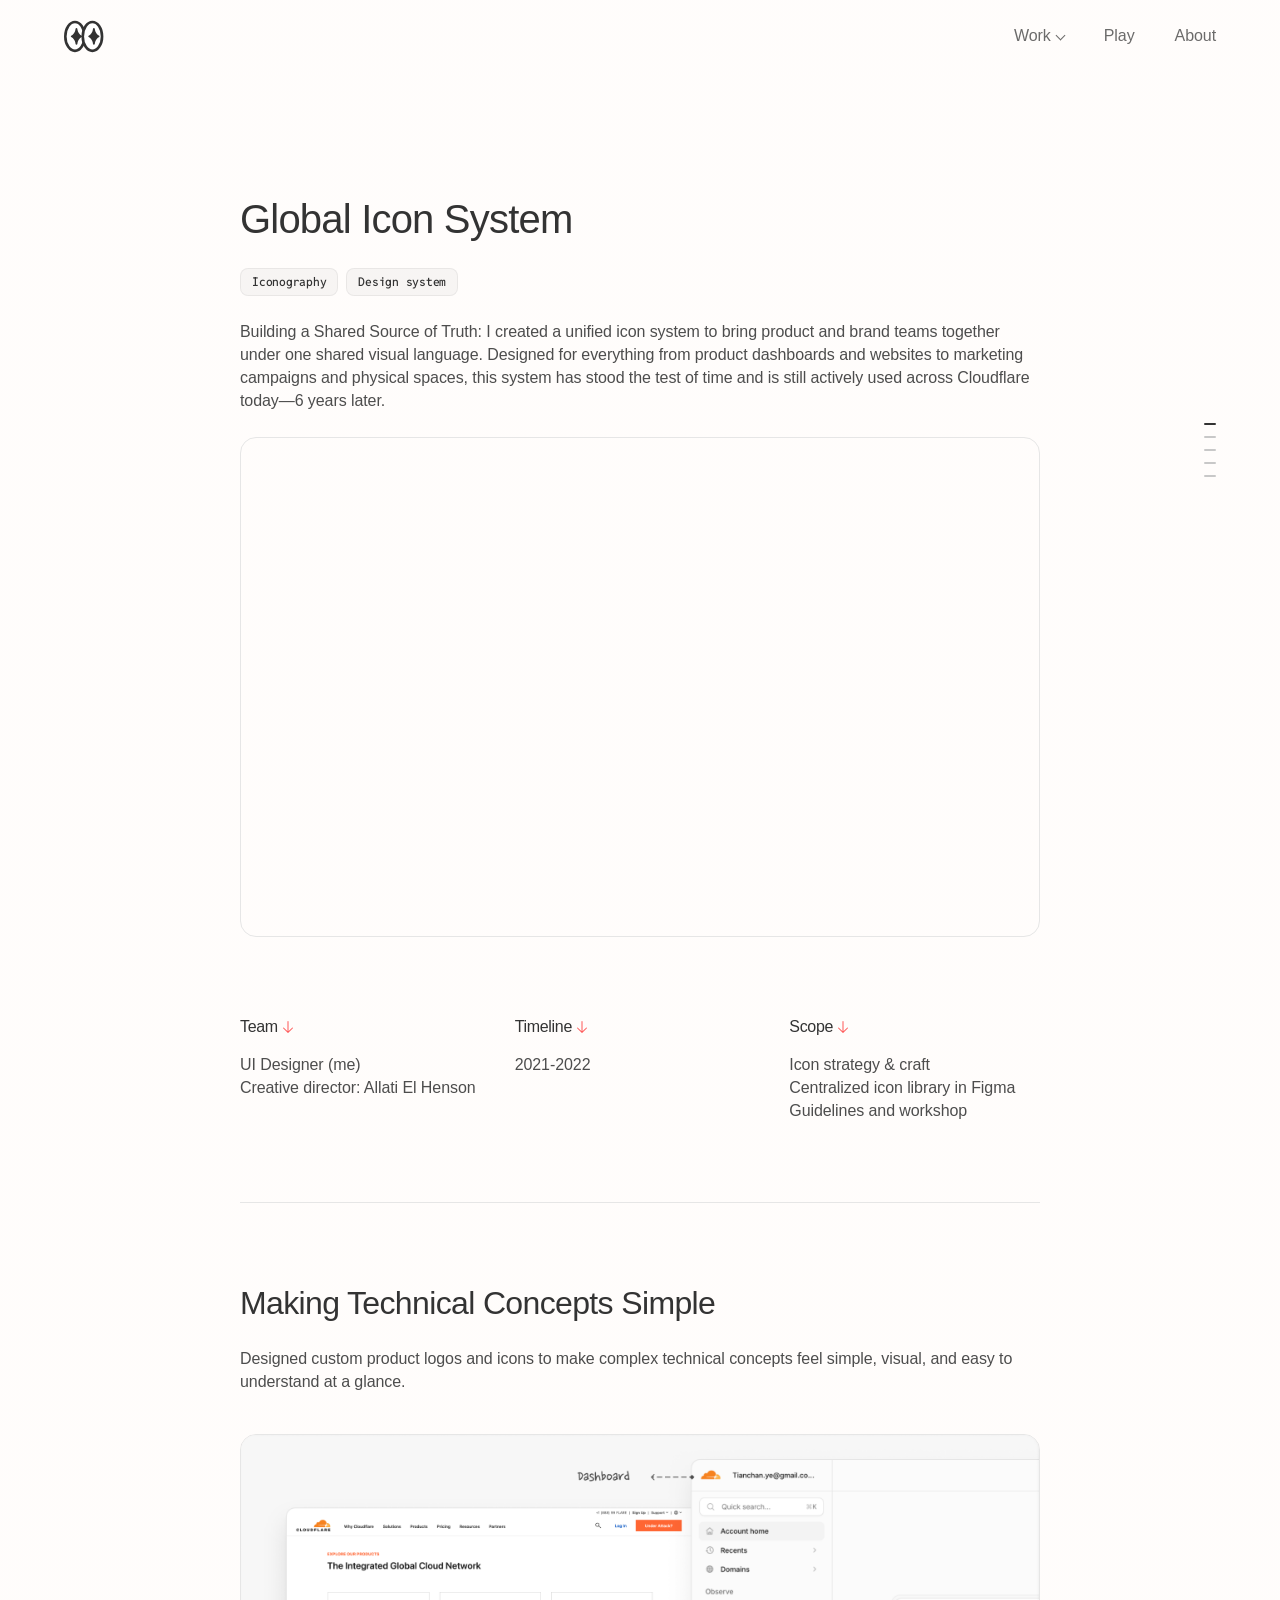
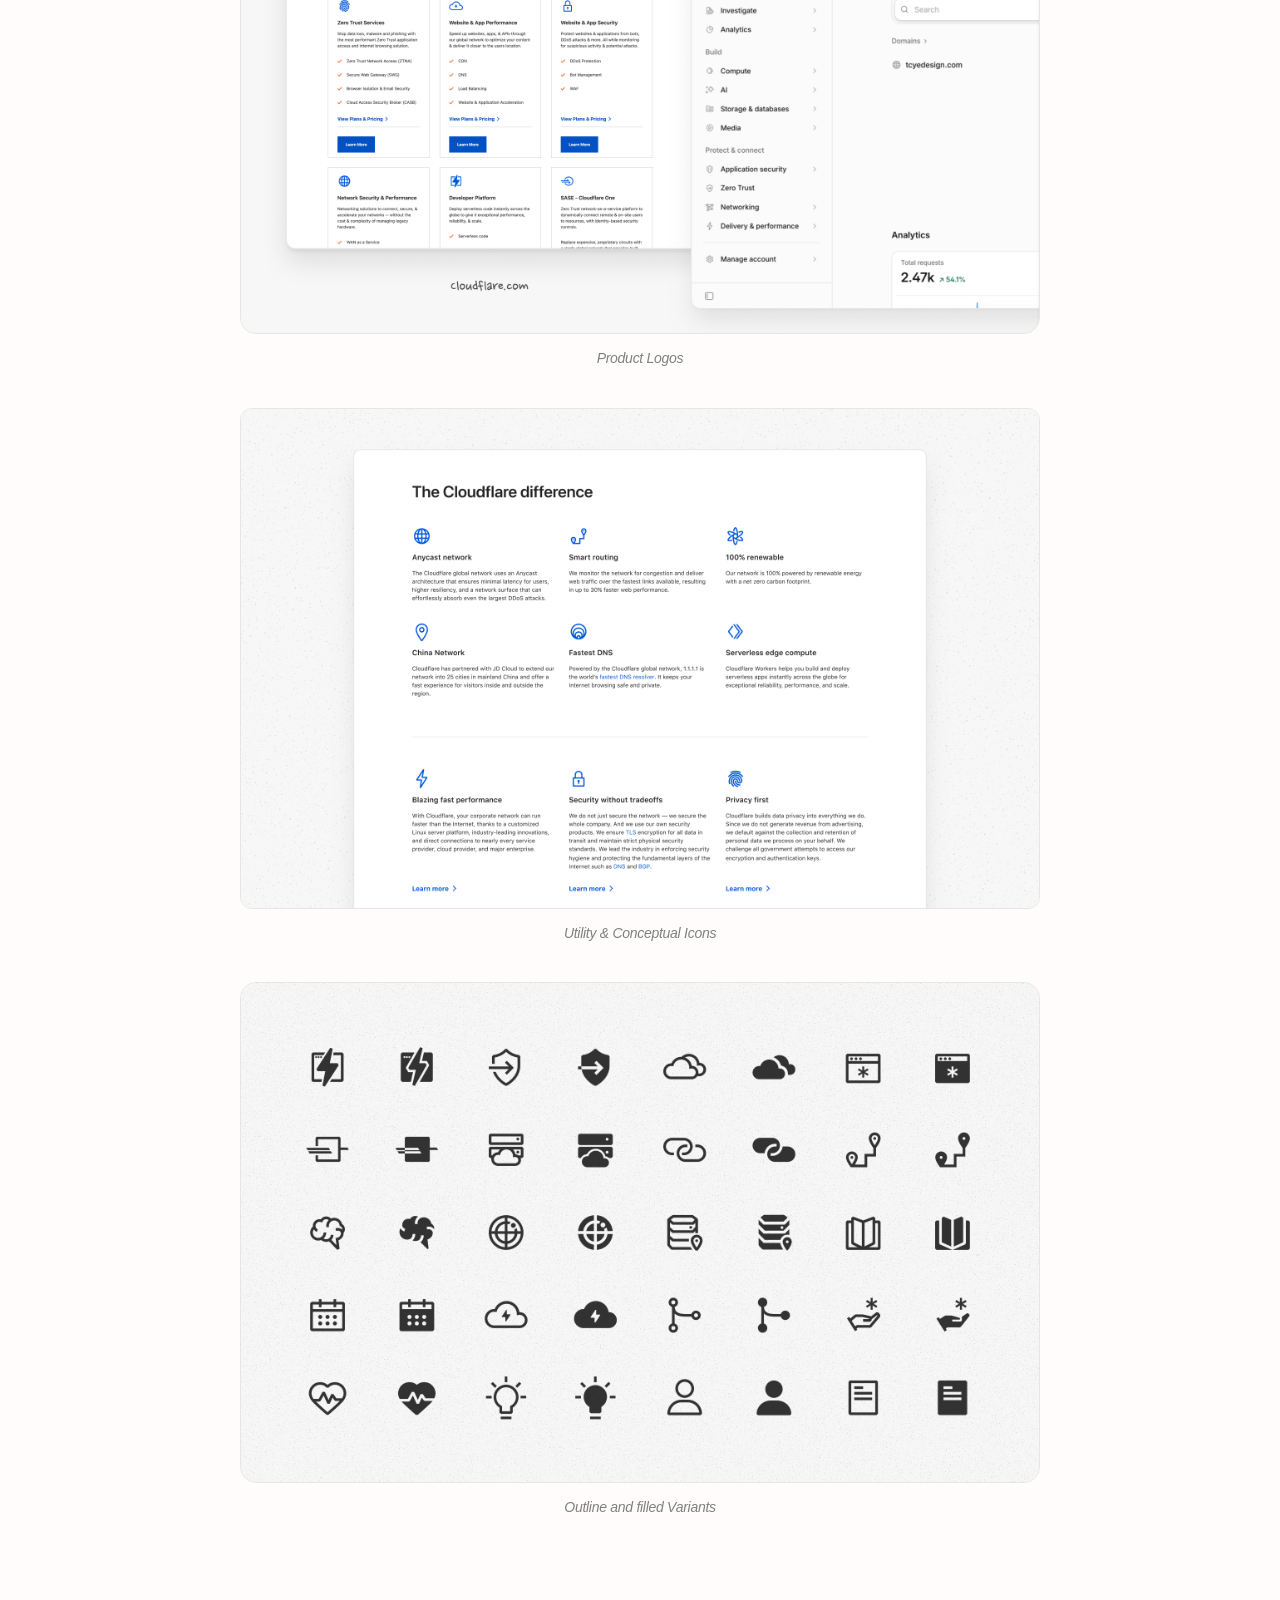
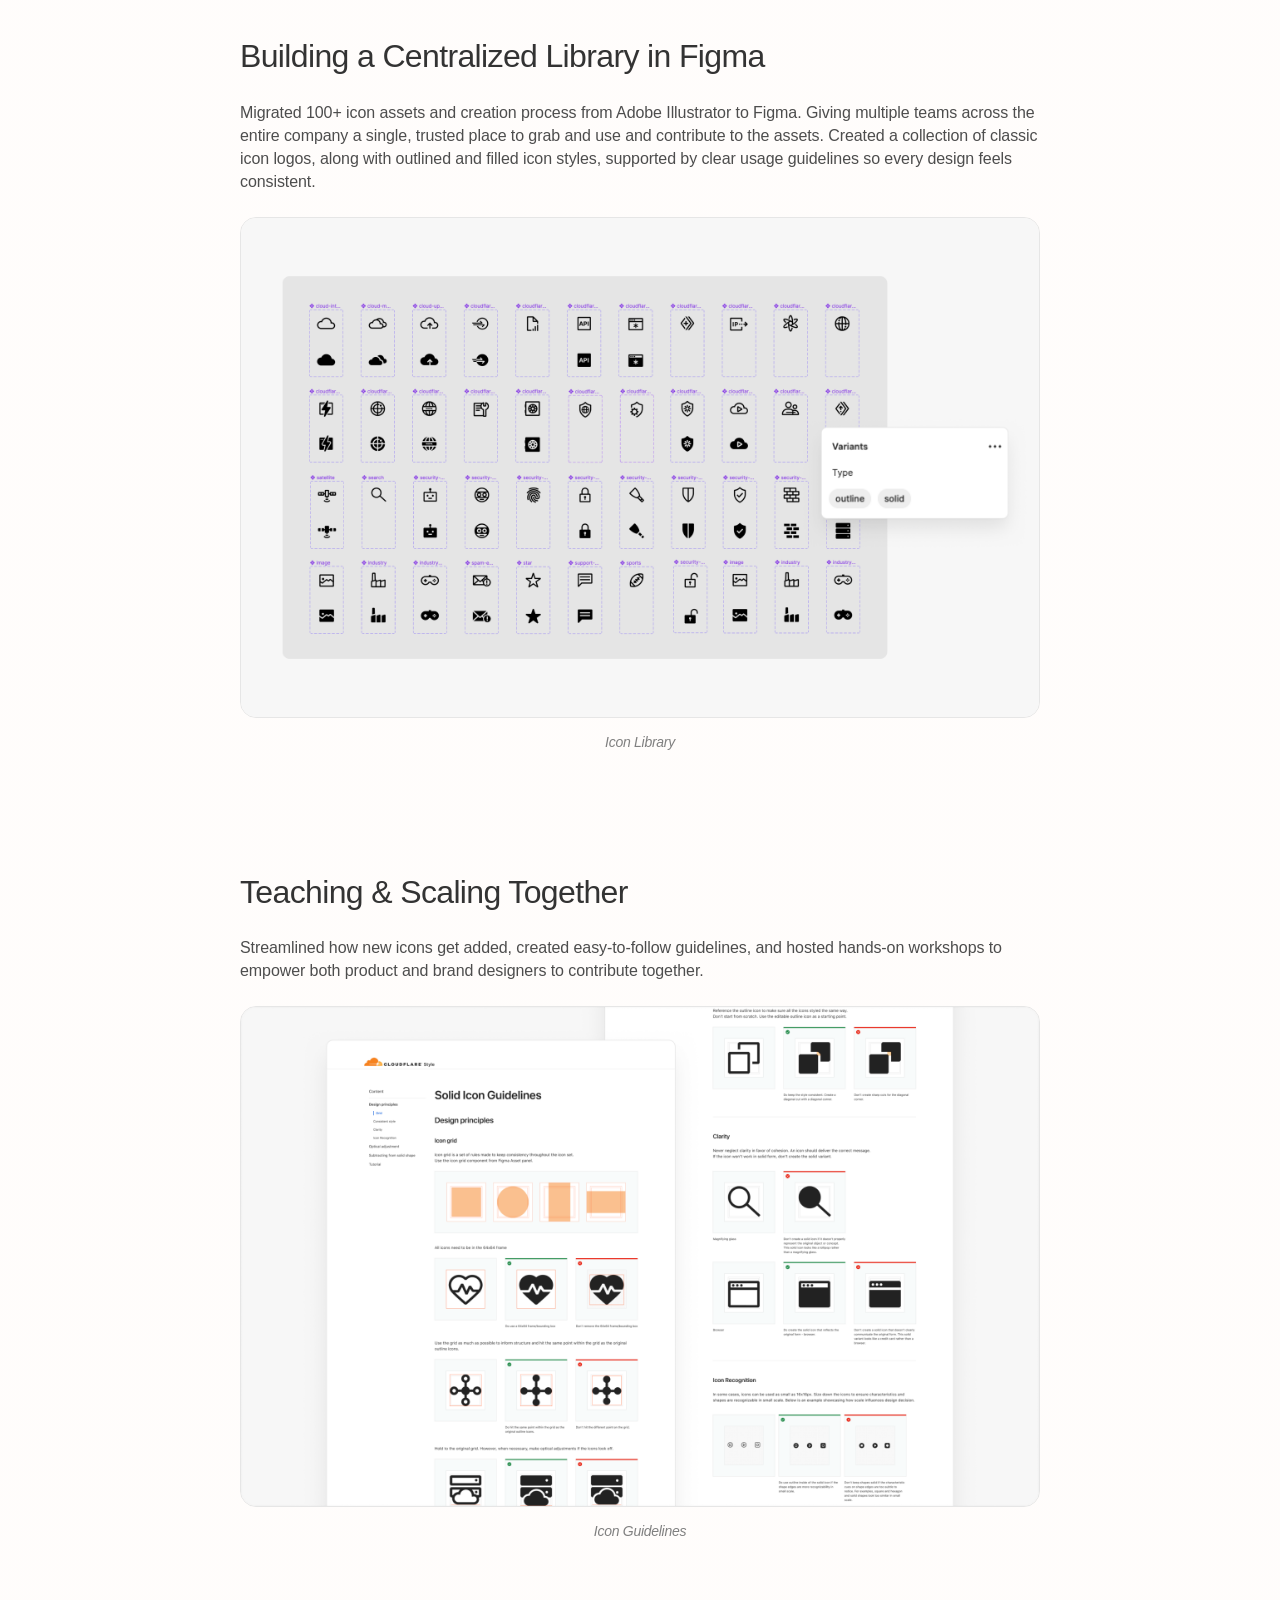
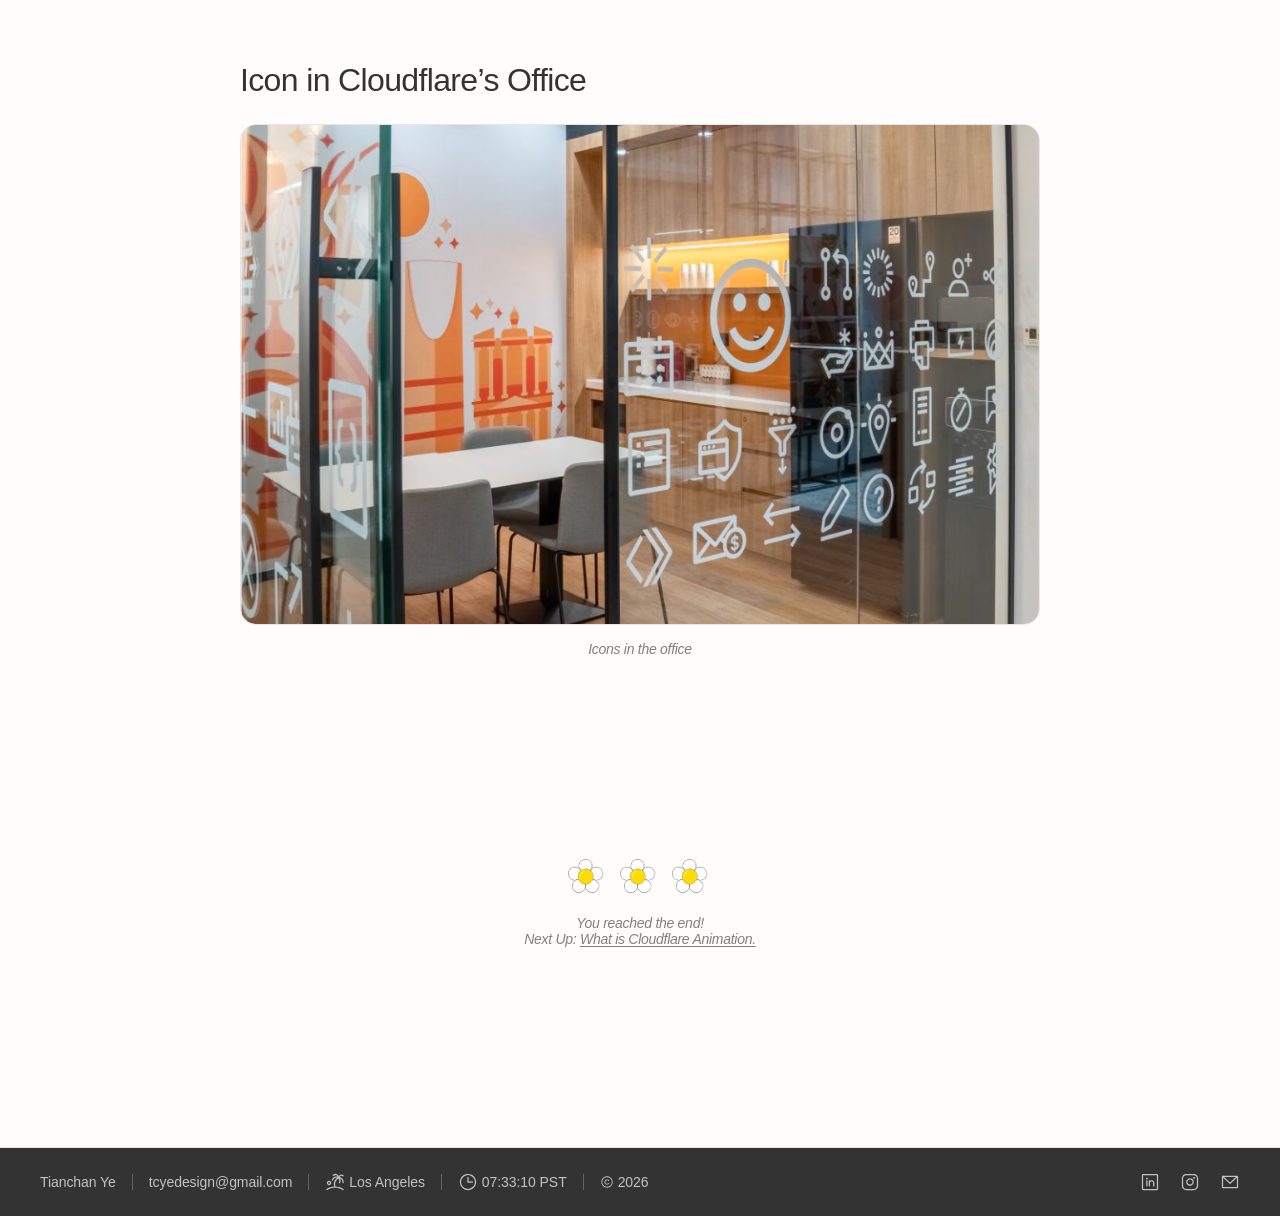
<file: projects/global-icon-system.html>
<!DOCTYPE html>
<html lang="en">
<head>
    <meta charset="UTF-8">
    <meta name="viewport" content="width=device-width, initial-scale=1.0, viewport-fit=cover">
    <meta name="description" content="Global Icon System — case study by Tc.">
    <meta property="og:type" content="website">
    <meta property="og:site_name" content="Tc">
    <meta property="og:url" content="https://tcyedesign.com/projects/global-icon-system.html">
    <meta property="og:title" content="Global Icon System — Tc">
    <meta property="og:description" content="Global Icon System — case study by Tc.">
    <meta property="og:image" content="https://tcyedesign.com/assets/og-image.png">
    <meta property="og:image:width" content="1200">
    <meta property="og:image:height" content="1200">
    <meta name="twitter:card" content="summary_large_image">
    <meta name="twitter:title" content="Global Icon System — Tc">
    <meta name="twitter:description" content="Global Icon System — case study by Tc.">
    <meta name="twitter:image" content="https://tcyedesign.com/assets/og-image.png">
    <link rel="icon" href="../assets/icons/favicon.svg?v=favicon-transparent-20260805" type="image/svg+xml">
    <link rel="icon" href="../assets/icons/favicon-32.png?v=favicon-transparent-20260805" type="image/png" sizes="32x32">
    <link rel="shortcut icon" href="../favicon.ico?v=favicon-transparent-20260805">
    <link rel="apple-touch-icon" href="../assets/icons/apple-touch-icon.png?v=favicon-transparent-20260805">
    <link rel="preconnect" href="https://fonts.googleapis.com">
    <link rel="preconnect" href="https://fonts.gstatic.com" crossorigin>
    <link href="https://fonts.googleapis.com/css2?family=Capriola&family=Google+Sans+Flex:ital,opsz,wght@0,6..144,400;0,6..144,500;0,6..144,600;0,6..144,700;1,6..144,400&family=Reddit+Mono:wght@400;500&display=swap" rel="stylesheet">
    <link rel="stylesheet" href="../css/tokens.css?v=titles-medium-20260911">
    <link rel="stylesheet" href="../css/styles.css?v=progress-pill-20260912">
    <title>Global Icon System — Tc</title>
</head>
<body>
    <div class="page">
        <header class="site-header" data-site-header></header>

        <article class="project-page case-study">

            <header class="case-header">
                <h1>Global Icon System</h1>
                <div class="tag-group">
                    <span class="chip">Iconography</span>
                    <span class="chip">Design system</span>
                </div>
                <p>Building a Shared Source of Truth: I created a unified icon system to bring product and brand teams together under one shared visual language. Designed for everything from product dashboards and websites to marketing campaigns and physical spaces, this system has stood the test of time and is still actively used across Cloudflare today—6 years later.</p>
                <figure class="case-figure">
                    <div class="case-media case-media--outlined">
                        <picture>
                            <source
                                media="(max-width: 700px)"
                                type="image/webp"
                                srcset="../assets/projects/cover-icon-square-400w.webp?v=figma-1070-6444-fix-20260911 400w, ../assets/projects/cover-icon-square-800w.webp?v=figma-1070-6444-fix-20260911 800w, ../assets/projects/cover-icon-square-1020w.webp?v=figma-1070-6444-fix-20260911 1020w"
                                sizes="100vw"
                            >
                            <source
                                media="(max-width: 700px)"
                                srcset="../assets/projects/cover-icon-square.png?v=figma-1070-6444-fix-20260911"
                            >
                            <img src="../assets/projects/icon/cover.png?v=no-outline-20260808" alt="Global Icon System cover" width="1920" height="1200" loading="lazy" decoding="async">
                        </picture>
                    </div>
                </figure>
            </header>
            <dl class="case-meta">
<div>
                    <dt>Team <img src="../assets/icons/arrow-down.svg" alt="" width="16" height="16"></dt>
                    <dd>UI Designer (me)<br>
Creative director: Allati El Henson</dd>
                </div>
<div>
                    <dt>Timeline <img src="../assets/icons/arrow-down.svg" alt="" width="16" height="16"></dt>
                    <dd>2021-2022</dd>
                </div>
<div>
                    <dt>Scope <img src="../assets/icons/arrow-down.svg" alt="" width="16" height="16"></dt>
                    <dd>Icon strategy &amp; craft<br>
Centralized icon library in Figma<br>
Guidelines and workshop</dd>
                </div>
</dl>
            <!-- Figma 411:904 / 554:3091 — gap 40 between intro + three image+note blocks -->
            <section class="case-section case-section--gap-40">
                <div class="case-section-intro">
                    <h2>Making Technical Concepts Simple</h2>
                    <p>Designed custom product logos and icons to make complex technical concepts feel simple, visual, and easy to understand at a glance.</p>
                </div>
                <figure class="case-figure">
                    <div class="case-media case-media--outlined">
                        <img src="../assets/projects/icon/concepts.png" alt="Product logos in marketing site and dashboard" loading="lazy">
                    </div>
                    <figcaption class="case-caption">Product Logos</figcaption>
                </figure>
                <figure class="case-figure">
                    <div class="case-media case-media--outlined case-media--radius-12">
                        <img src="../assets/projects/icon/utility.png" alt="Utility and conceptual icons in feature cards" loading="lazy">
                    </div>
                    <figcaption class="case-caption">Utility &amp; Conceptual Icons</figcaption>
                </figure>
                <figure class="case-figure">
                    <div class="case-media case-media--outlined">
                        <img src="../assets/projects/icon/concepts-b.png" alt="Outline and filled icon variants" loading="lazy">
                    </div>
                    <figcaption class="case-caption">Outline and filled Variants</figcaption>
                </figure>
            </section>
            <section class="case-section">
                <h2>Building a Centralized Library in Figma</h2>
                <p>Migrated 100+ icon assets and creation process from Adobe Illustrator to Figma. Giving multiple teams across the entire company a single, trusted place to grab and use and contribute to the assets. Created a collection of classic icon logos, along with outlined and filled icon styles, supported by clear usage guidelines so every design feels consistent.</p>
                <figure class="case-figure">
                    <div class="case-media case-media--outlined">
                        <img src="../assets/projects/icon/library.png" alt="Centralized icon library" loading="lazy">
                    </div>
                    <figcaption class="case-caption">Icon Library</figcaption>
                </figure>
            </section>
            <section class="case-section">
                <h2>Teaching &amp; Scaling Together</h2>
                <p>Streamlined how new icons get added, created easy-to-follow guidelines, and hosted hands-on workshops to empower both product and brand designers to contribute together.</p>
                <figure class="case-figure">
                    <div class="case-media case-media--outlined">
                        <img src="../assets/projects/icon/guidelines.png" alt="Icon guidelines and workshops" loading="lazy">
                    </div>
                    <figcaption class="case-caption">Icon Guidelines</figcaption>
                </figure>
            </section>
            <section class="case-section">
                <h2>Icon in Cloudflare’s Office</h2>
                <figure class="case-figure">
                    <div class="case-media case-media--outlined">
                        <img src="../assets/projects/icon/workshop.png" alt="Icons in Cloudflare office" loading="lazy">
                    </div>
                    <figcaption class="case-caption">Icons in the office</figcaption>
                </figure>
            </section>


            <a class="case-next" href="what-is-cloudflare.html">
                <div class="case-next-flowers" aria-hidden="true">
                    <div class="case-next-flower">
                        <img class="case-next-flower-bloom" src="../assets/hero/v2/flower-bloom.webp?v=case-next-flower-20260805" alt="" width="41" height="40" decoding="async">
                        <img class="case-next-flower-center" src="../assets/hero/v2/flower-center.svg?v=case-next-flower-20260805" alt="" width="41" height="40" decoding="async">
                    </div>
                    <div class="case-next-flower">
                        <img class="case-next-flower-bloom" src="../assets/hero/v2/flower-bloom.webp?v=case-next-flower-20260805" alt="" width="41" height="40" decoding="async">
                        <img class="case-next-flower-center" src="../assets/hero/v2/flower-center.svg?v=case-next-flower-20260805" alt="" width="41" height="40" decoding="async">
                    </div>
                    <div class="case-next-flower">
                        <img class="case-next-flower-bloom" src="../assets/hero/v2/flower-bloom.webp?v=case-next-flower-20260805" alt="" width="41" height="40" decoding="async">
                        <img class="case-next-flower-center" src="../assets/hero/v2/flower-center.svg?v=case-next-flower-20260805" alt="" width="41" height="40" decoding="async">
                    </div>
                </div>
                <p>You reached the end!</p>
                <p>Next Up: <span class="case-next-title">What is Cloudflare Animation.</span></p>
            </a>
        </article>

        <footer class="site-footer" data-site-footer></footer>
    </div>
    <script src="../js/site-chrome.js?v=watermark-case-20260927" data-base="../"></script>
    <script src="../js/case-progress.js?v=work-nav-medium-20260817"></script>
</body>
</html>
</file>
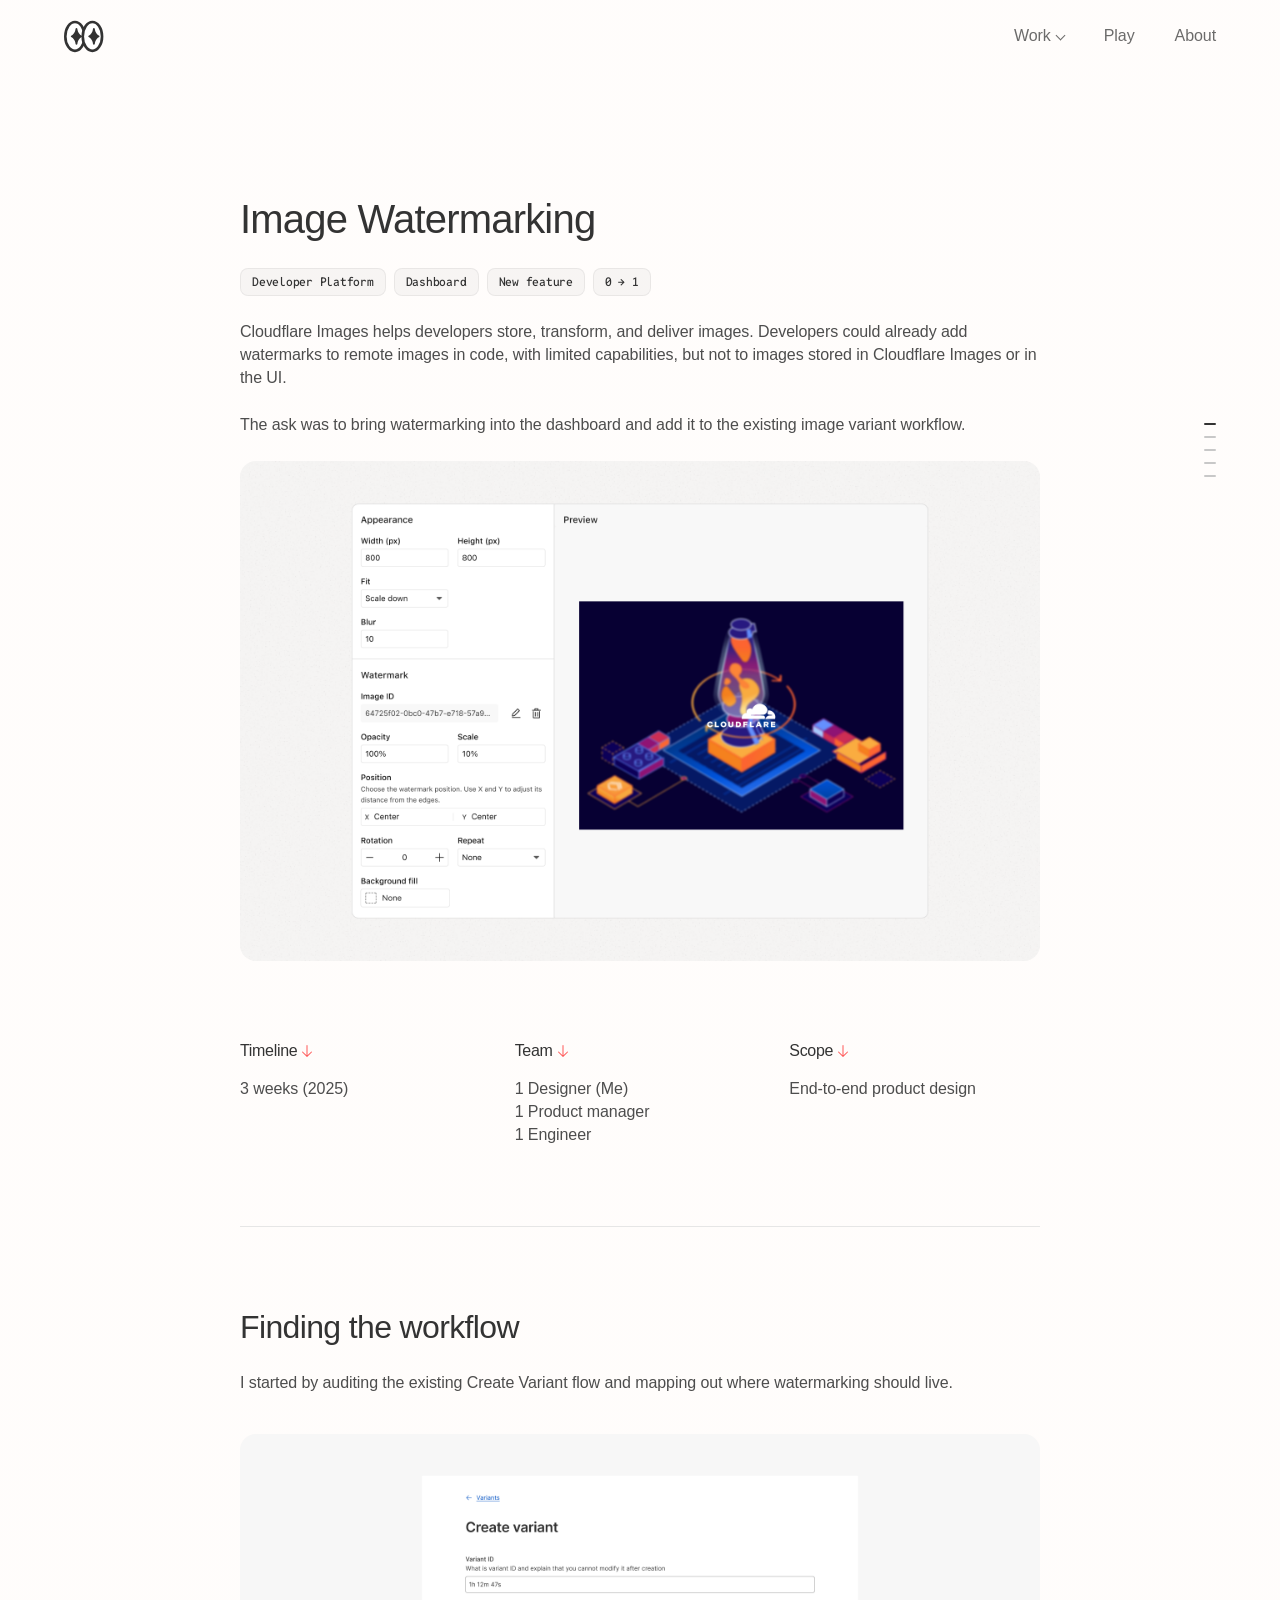
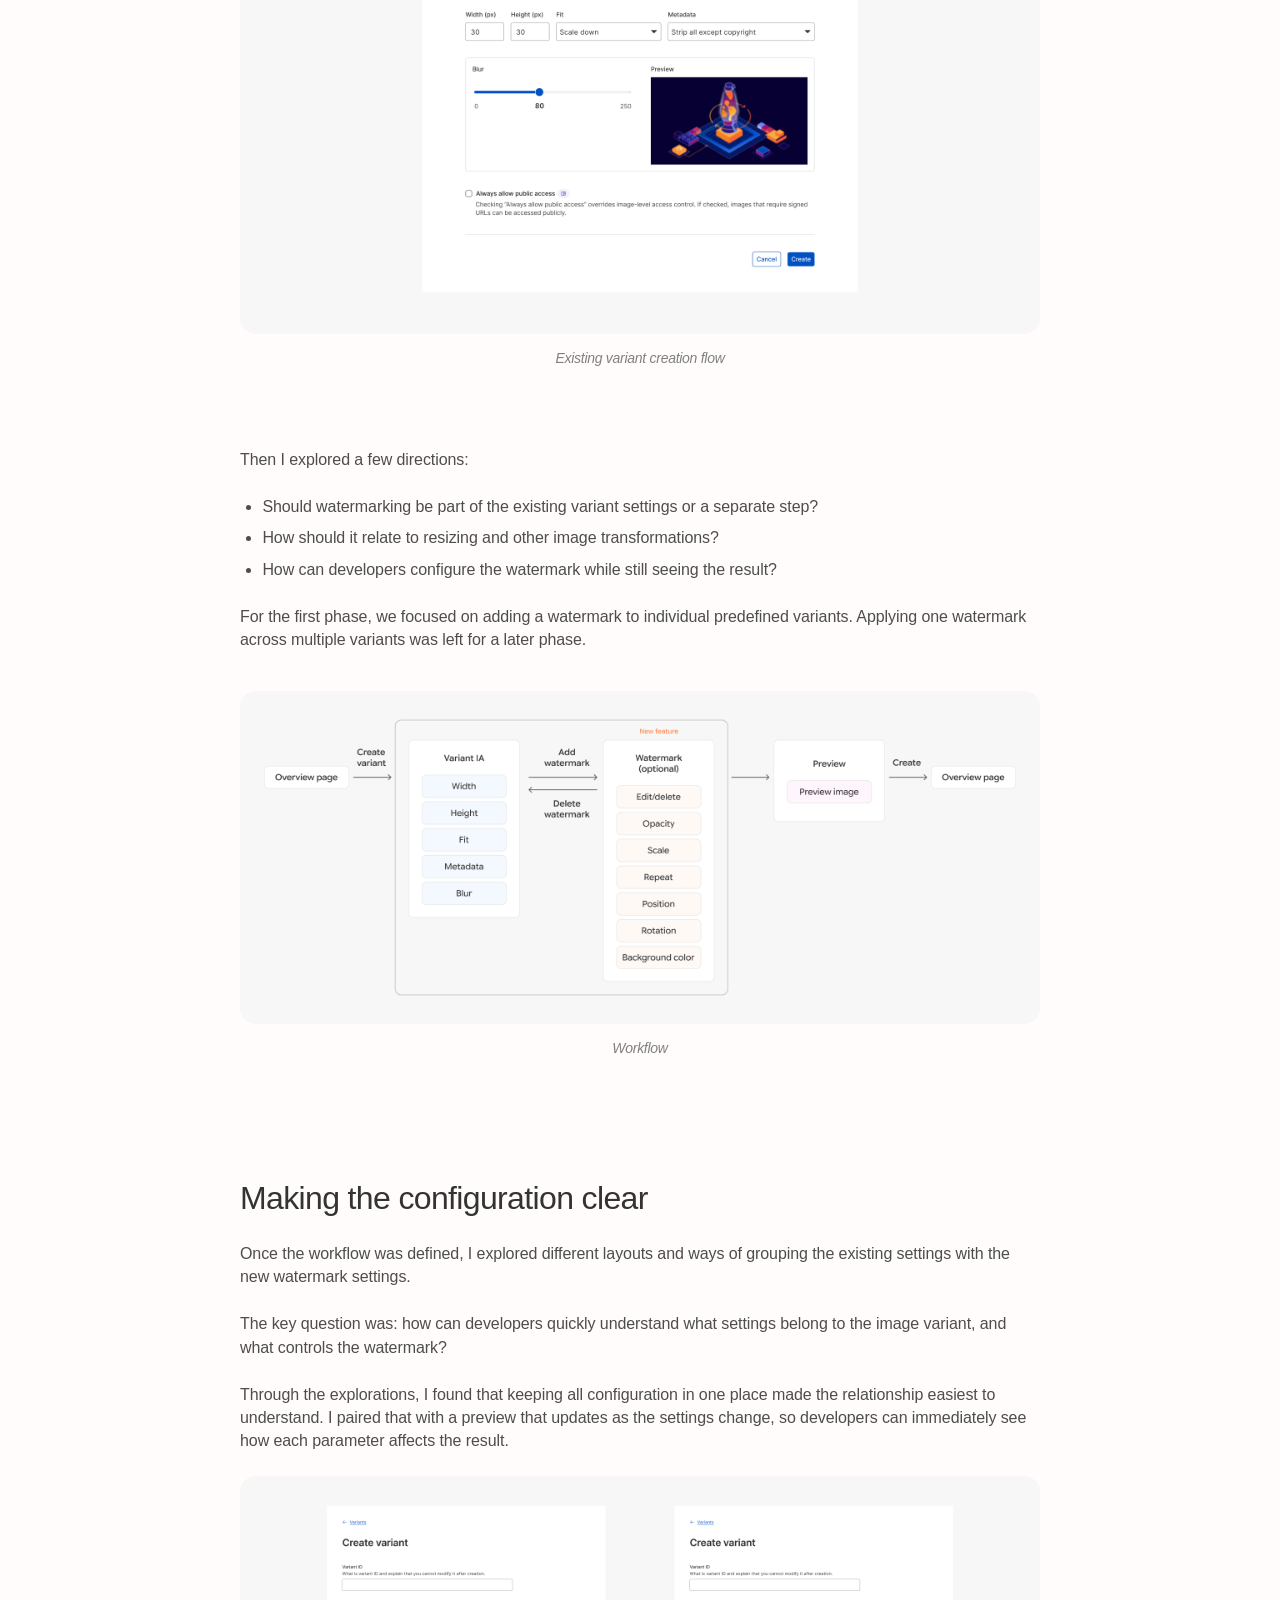
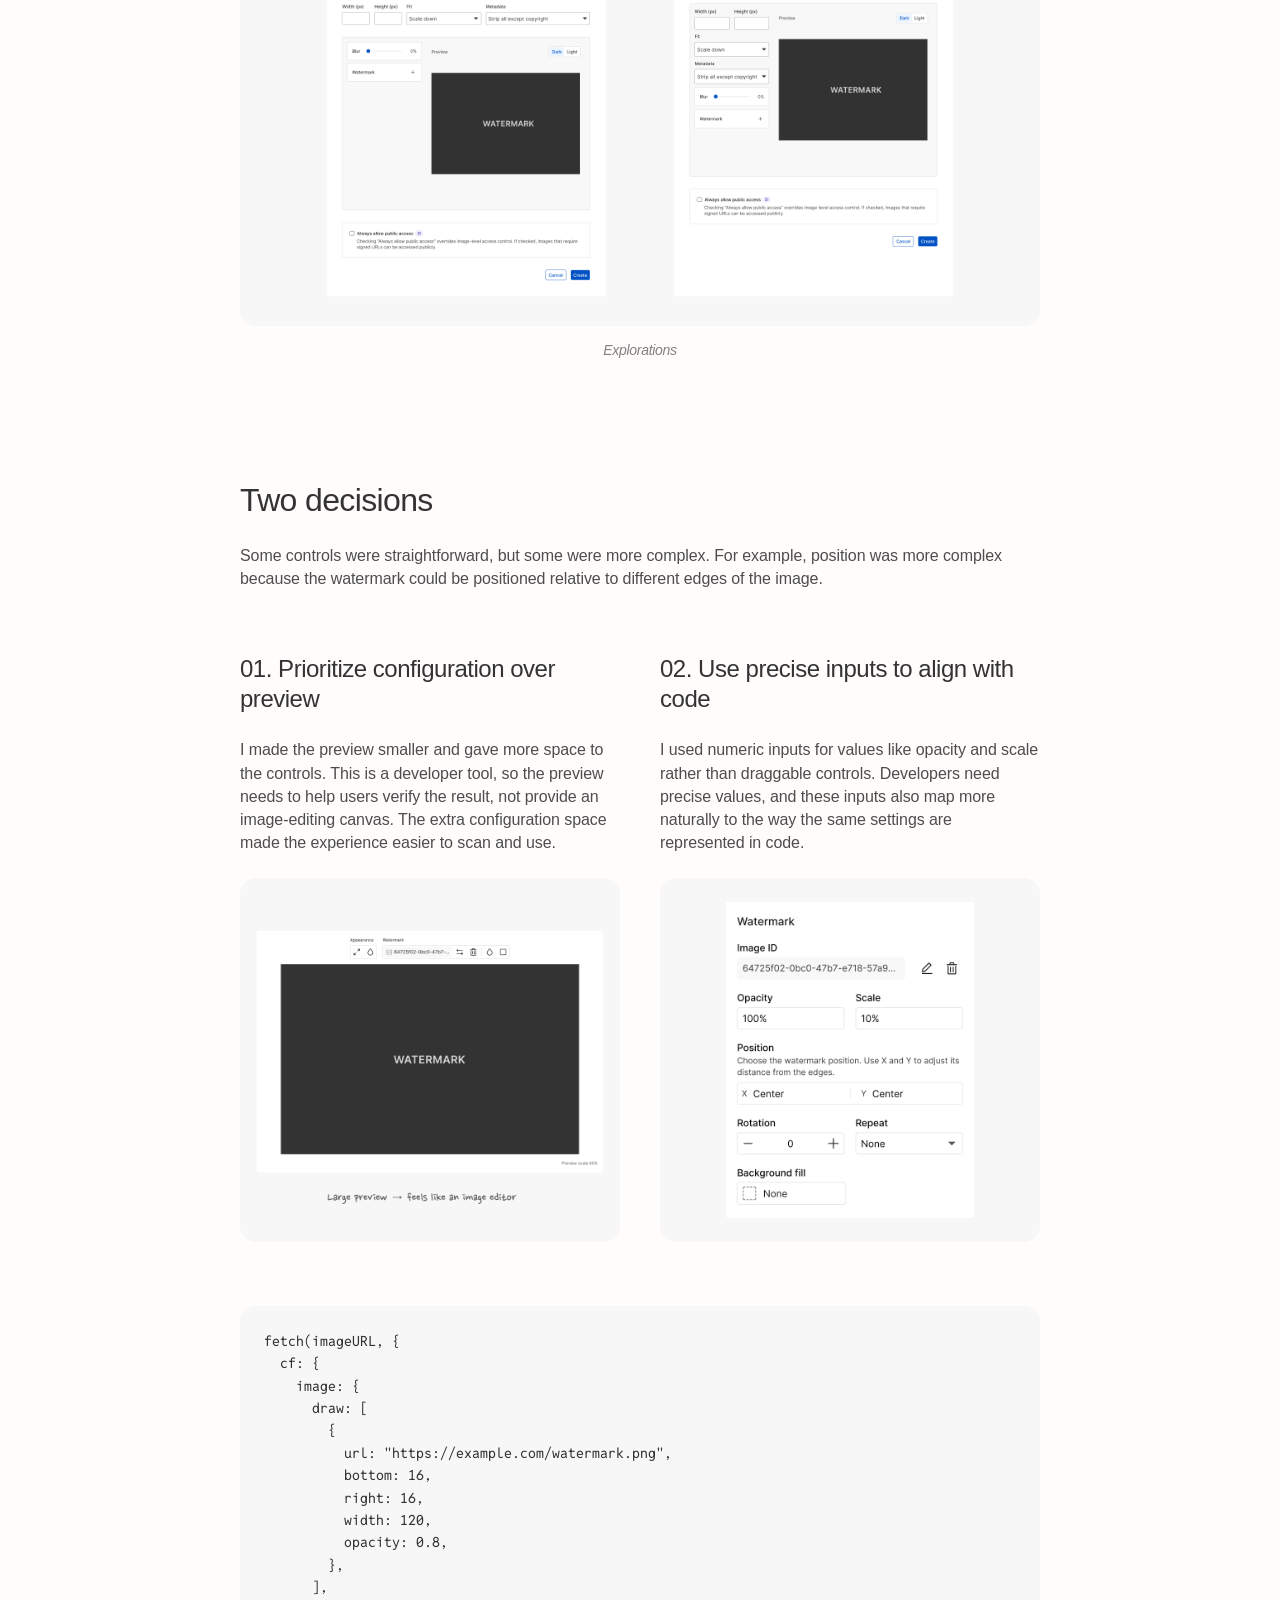
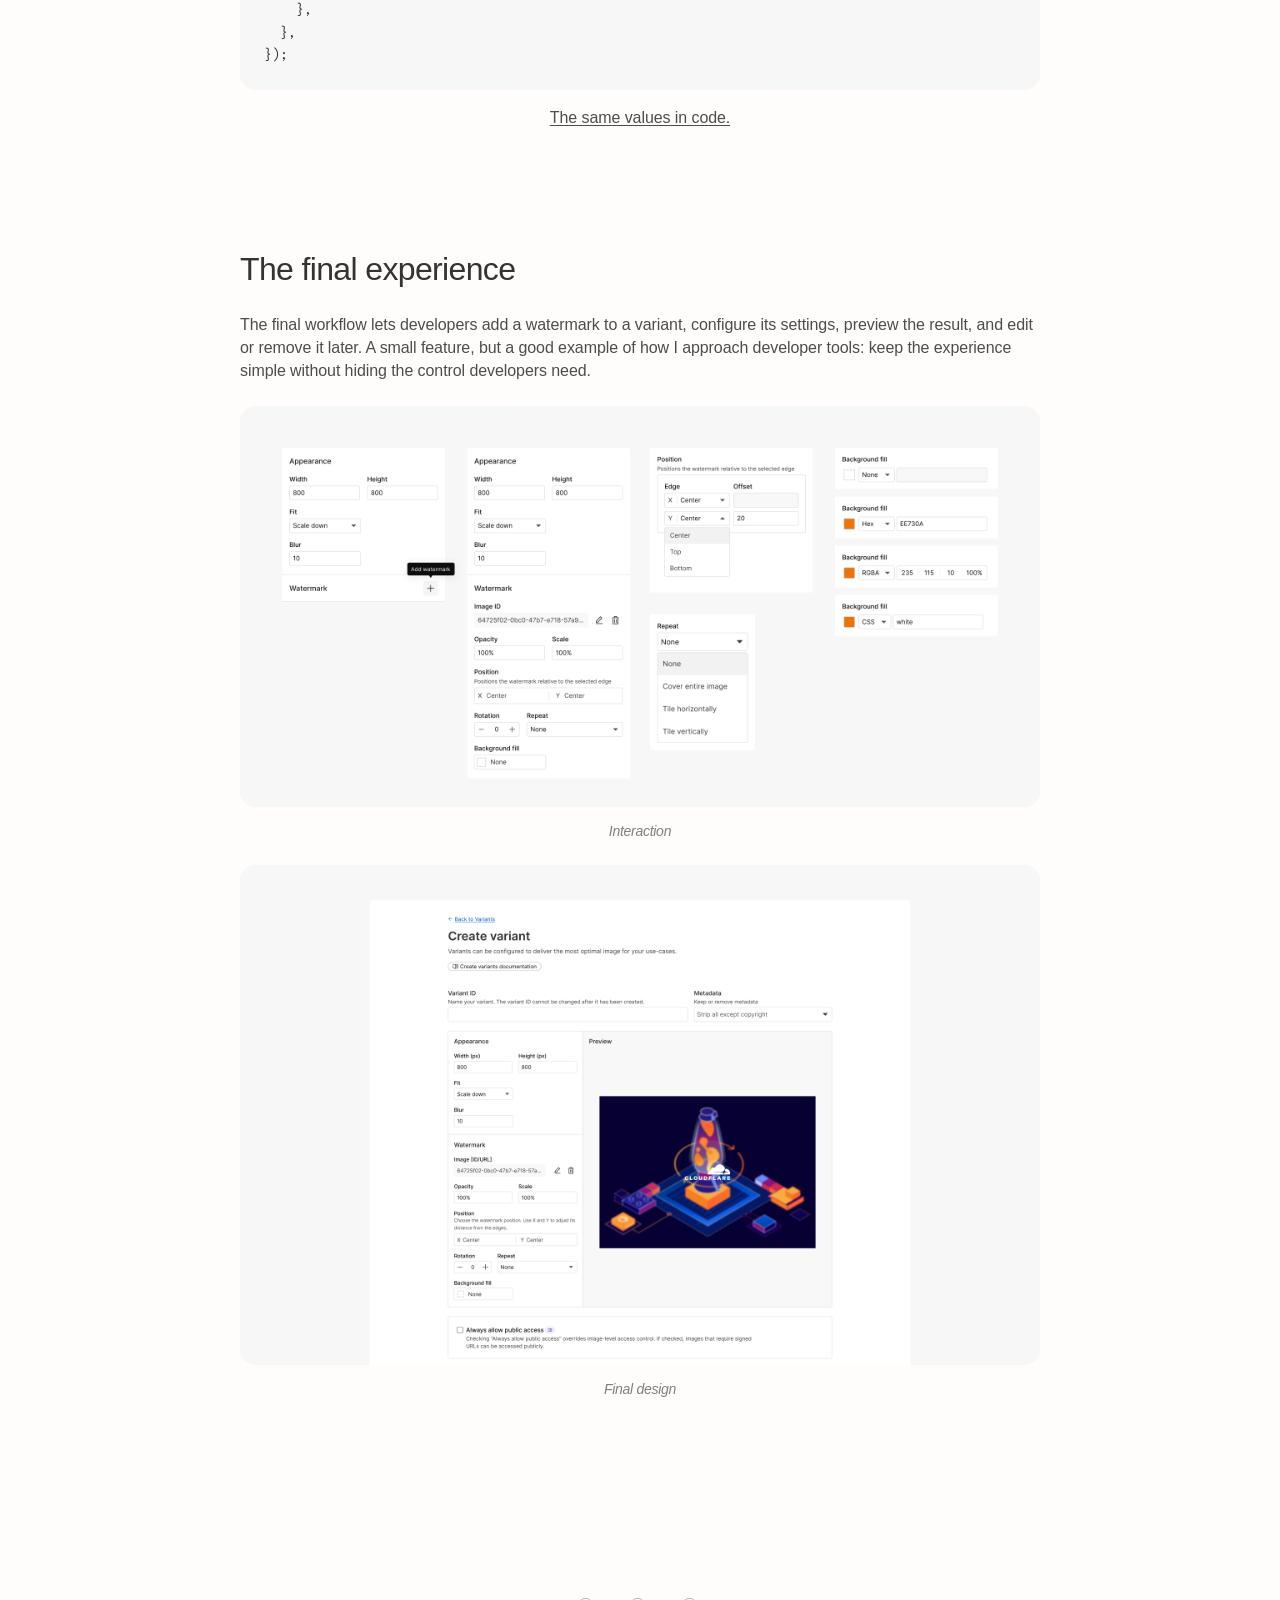
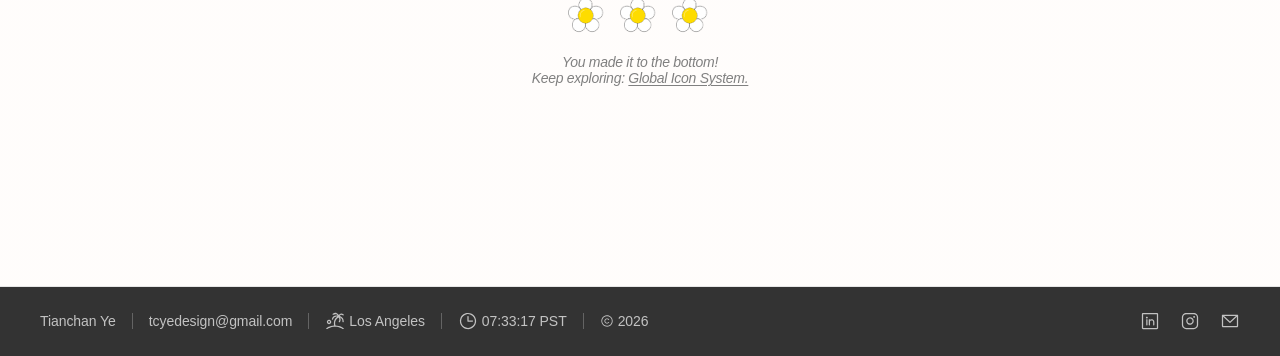
<file: projects/image-watermarking.html>
<!DOCTYPE html>
<html lang="en">
<head>
    <meta charset="UTF-8">
    <meta name="viewport" content="width=device-width, initial-scale=1.0, viewport-fit=cover">
    <meta name="description" content="Designed a simple way for developers to add and configure watermarks within image variants.">
    <meta property="og:type" content="website">
    <meta property="og:site_name" content="Tc">
    <meta property="og:url" content="https://tcyedesign.com/projects/image-watermarking.html">
    <meta property="og:title" content="Image Watermarking — Tc">
    <meta property="og:description" content="Designed a simple way for developers to add and configure watermarks within image variants.">
    <meta property="og:image" content="https://tcyedesign.com/assets/og-image.png">
    <meta property="og:image:width" content="1200">
    <meta property="og:image:height" content="1200">
    <meta name="twitter:card" content="summary_large_image">
    <meta name="twitter:title" content="Image Watermarking — Tc">
    <meta name="twitter:description" content="Designed a simple way for developers to add and configure watermarks within image variants.">
    <meta name="twitter:image" content="https://tcyedesign.com/assets/og-image.png">
    <link rel="icon" href="../assets/icons/favicon.svg?v=favicon-transparent-20260805" type="image/svg+xml">
    <link rel="icon" href="../assets/icons/favicon-32.png?v=favicon-transparent-20260805" type="image/png" sizes="32x32">
    <link rel="shortcut icon" href="../favicon.ico?v=favicon-transparent-20260805">
    <link rel="apple-touch-icon" href="../assets/icons/apple-touch-icon.png?v=favicon-transparent-20260805">
    <link rel="preconnect" href="https://fonts.googleapis.com">
    <link rel="preconnect" href="https://fonts.gstatic.com" crossorigin>
    <link href="https://fonts.googleapis.com/css2?family=Capriola&family=Google+Sans+Flex:ital,opsz,wght@0,6..144,400;0,6..144,500;0,6..144,600;0,6..144,700;1,6..144,400&family=Reddit+Mono:wght@400;500&display=swap" rel="stylesheet">
    <link rel="stylesheet" href="../css/tokens.css?v=titles-medium-20260911">
    <link rel="stylesheet" href="../css/styles.css?v=watermark-code-caption-center-20260927">
    <title>Image Watermarking — Tc</title>
</head>
<body>
    <div class="page">
        <header class="site-header" data-site-header></header>

        <article class="project-page case-study">
            <header class="case-header">
                <h1>Image Watermarking</h1>
                <div class="tag-group">
                    <span class="chip">Developer Platform</span>
                    <span class="chip">Dashboard</span>
                    <span class="chip">New feature</span>
                    <span class="chip">0 → 1</span>
                </div>
                <p>Cloudflare Images helps developers store, transform, and deliver images. Developers could already add watermarks to remote images in code, with limited capabilities, but not to images stored in Cloudflare Images or in the UI.</p>
                <p>The ask was to bring watermarking into the dashboard and add it to the existing image variant workflow.</p>
                <figure class="case-figure">
                    <div class="case-media">
                        <img src="../assets/projects/watermark/cover.png?v=figma-1239-11734" alt="Watermark settings beside a live preview of an image with a Cloudflare logo watermark." width="1920" height="1200">
                    </div>
                </figure>
            </header>

            <dl class="case-meta">
                <div>
                    <dt>Timeline <img src="../assets/icons/arrow-down.svg" alt="" width="16" height="16"></dt>
                    <dd>3 weeks (2025)</dd>
                </div>
                <div>
                    <dt>Team <img src="../assets/icons/arrow-down.svg" alt="" width="16" height="16"></dt>
                    <dd>1 Designer (Me)<br>1 Product manager<br>1 Engineer</dd>
                </div>
                <div>
                    <dt>Scope <img src="../assets/icons/arrow-down.svg" alt="" width="16" height="16"></dt>
                    <dd>End-to-end product design</dd>
                </div>
            </dl>

            <section class="case-section case-section--grouped">
                <div class="case-section--gap-40">
                    <div class="case-section-intro">
                        <h2>Finding the workflow</h2>
                        <p>I started by auditing the existing Create Variant flow and mapping out where watermarking should live.</p>
                    </div>
                    <figure class="case-figure">
                        <div class="case-media">
                            <img src="../assets/projects/watermark/variant-flow.png?v=figma-1243-13098" alt="The existing Create Variant flow, from choosing a variant to reviewing the result." width="1920" height="1200">
                        </div>
                        <figcaption class="case-caption">Existing variant creation flow</figcaption>
                    </figure>
                </div>
                <div class="case-section--gap-40">
                    <div class="case-section-intro">
                        <p>Then I explored a few directions:</p>
                        <ul class="case-bullet-list">
                            <li>Should watermarking be part of the existing variant settings or a separate step?</li>
                            <li>How should it relate to resizing and other image transformations?</li>
                            <li>How can developers configure the watermark while still seeing the result?</li>
                        </ul>
                        <p>For the first phase, we focused on adding a watermark to individual predefined variants. Applying one watermark across multiple variants was left for a later phase.</p>
                    </div>
                    <figure class="case-figure">
                        <div class="case-media">
                            <img src="../assets/projects/watermark/workflow.png?v=figma-1234-4602-update" alt="Workflow map of where watermarking sits inside the variant creation flow." width="1920" height="800">
                        </div>
                        <figcaption class="case-caption">Workflow</figcaption>
                    </figure>
                </div>
            </section>

            <section class="case-section">
                <div class="case-section-intro">
                    <h2>Making the configuration clear</h2>
                    <p>Once the workflow was defined, I explored different layouts and ways of grouping the existing settings with the new watermark settings.</p>
                    <p>The key question was: how can developers quickly understand what settings belong to the image variant, and what controls the watermark?</p>
                    <p>Through the explorations, I found that keeping all configuration in one place made the relationship easiest to understand. I paired that with a preview that updates as the settings change, so developers can immediately see how each parameter affects the result.</p>
                </div>
                <figure class="case-figure">
                    <div class="case-media">
                        <img src="../assets/projects/watermark/explorations.png?v=figma-1239-12744" alt="Layout explorations for grouping variant settings with watermark settings." width="1920" height="1080">
                    </div>
                    <figcaption class="case-caption">Explorations</figcaption>
                </figure>
            </section>

            <section class="case-section case-section--gap-64">
                <div class="case-section-intro">
                    <h2>Two decisions</h2>
                    <p>Some controls were straightforward, but some were more complex. For example, position was more complex because the watermark could be positioned relative to different edges of the image.</p>
                </div>
                <div class="case-decision-grid">
                    <article class="case-decision">
                        <h3>01. Prioritize configuration over preview</h3>
                        <p>I made the preview smaller and gave more space to the controls. This is a developer tool, so the preview needs to help users verify the result, not provide an image-editing canvas. The extra configuration space made the experience easier to scan and use.</p>
                        <figure class="case-figure">
                            <div class="case-media">
                                <img src="../assets/projects/watermark/decision-preview.png?v=figma-1239-12794" alt="An earlier layout with a large preview that felt like an image editor." width="920" height="880">
                            </div>
                        </figure>
                    </article>
                    <article class="case-decision">
                        <h3>02. Use precise inputs to align with code</h3>
                        <p>I used numeric inputs for values like opacity and scale rather than draggable controls. Developers need precise values, and these inputs also map more naturally to the way the same settings are represented in code.</p>
                        <figure class="case-figure">
                            <div class="case-media">
                                <img src="../assets/projects/watermark/decision-inputs.png?v=figma-1239-12825-helper" alt="Watermark settings using numeric inputs for opacity, scale, position, and rotation." width="920" height="880">
                            </div>
                        </figure>
                    </article>
                </div>
                <figure class="case-code" id="same-values">
                    <pre class="case-code-block"><code>fetch(imageURL, {
  cf: {
    image: {
      draw: [
        {
          url: "https://example.com/watermark.png",
          bottom: 16,
          right: 16,
          width: 120,
          opacity: 0.8,
        },
      ],
    },
  },
});</code></pre>
                    <p class="case-code-label"><a class="case-ext-link" href="https://developers.cloudflare.com/images/optimization/draw-overlays/" target="_blank" rel="noopener noreferrer">The same values in code.</a></p>
                </figure>
            </section>

            <section class="case-section">
                <div class="case-section-intro">
                    <h2>The final experience</h2>
                    <p>The final workflow lets developers add a watermark to a variant, configure its settings, preview the result, and edit or remove it later. A small feature, but a good example of how I approach developer tools: keep the experience simple without hiding the control developers need.</p>
                </div>
                <figure class="case-figure">
                    <div class="case-media">
                        <img src="../assets/projects/watermark/interaction.png?v=figma-1248-22806" alt="The interaction for adding, configuring, and removing a watermark on a variant." width="1920" height="962">
                    </div>
                    <figcaption class="case-caption">Interaction</figcaption>
                </figure>
                <figure class="case-figure">
                    <div class="case-media">
                        <img src="../assets/projects/watermark/final.png?v=figma-1248-22799" alt="The final watermark configuration next to a live preview." width="1920" height="1200">
                    </div>
                    <figcaption class="case-caption">Final design</figcaption>
                </figure>
            </section>

            <a class="case-next" href="global-icon-system.html">
                <div class="case-next-flowers" aria-hidden="true">
                    <div class="case-next-flower">
                        <img class="case-next-flower-bloom" src="../assets/hero/v2/flower-bloom.webp?v=case-next-flower-20260805" alt="" width="41" height="40" decoding="async">
                        <img class="case-next-flower-center" src="../assets/hero/v2/flower-center.svg?v=case-next-flower-20260805" alt="" width="41" height="40" decoding="async">
                    </div>
                    <div class="case-next-flower">
                        <img class="case-next-flower-bloom" src="../assets/hero/v2/flower-bloom.webp?v=case-next-flower-20260805" alt="" width="41" height="40" decoding="async">
                        <img class="case-next-flower-center" src="../assets/hero/v2/flower-center.svg?v=case-next-flower-20260805" alt="" width="41" height="40" decoding="async">
                    </div>
                    <div class="case-next-flower">
                        <img class="case-next-flower-bloom" src="../assets/hero/v2/flower-bloom.webp?v=case-next-flower-20260805" alt="" width="41" height="40" decoding="async">
                        <img class="case-next-flower-center" src="../assets/hero/v2/flower-center.svg?v=case-next-flower-20260805" alt="" width="41" height="40" decoding="async">
                    </div>
                </div>
                <p>You made it to the bottom!</p>
                <p>Keep exploring: <span class="case-next-title">Global Icon System.</span></p>
            </a>
        </article>

        <footer class="site-footer" data-site-footer></footer>
    </div>
    <script src="../js/site-chrome.js?v=watermark-case-20260927" data-base="../"></script>
    <script src="../js/case-progress.js?v=work-nav-medium-20260817"></script>
</body>
</html>
</file>
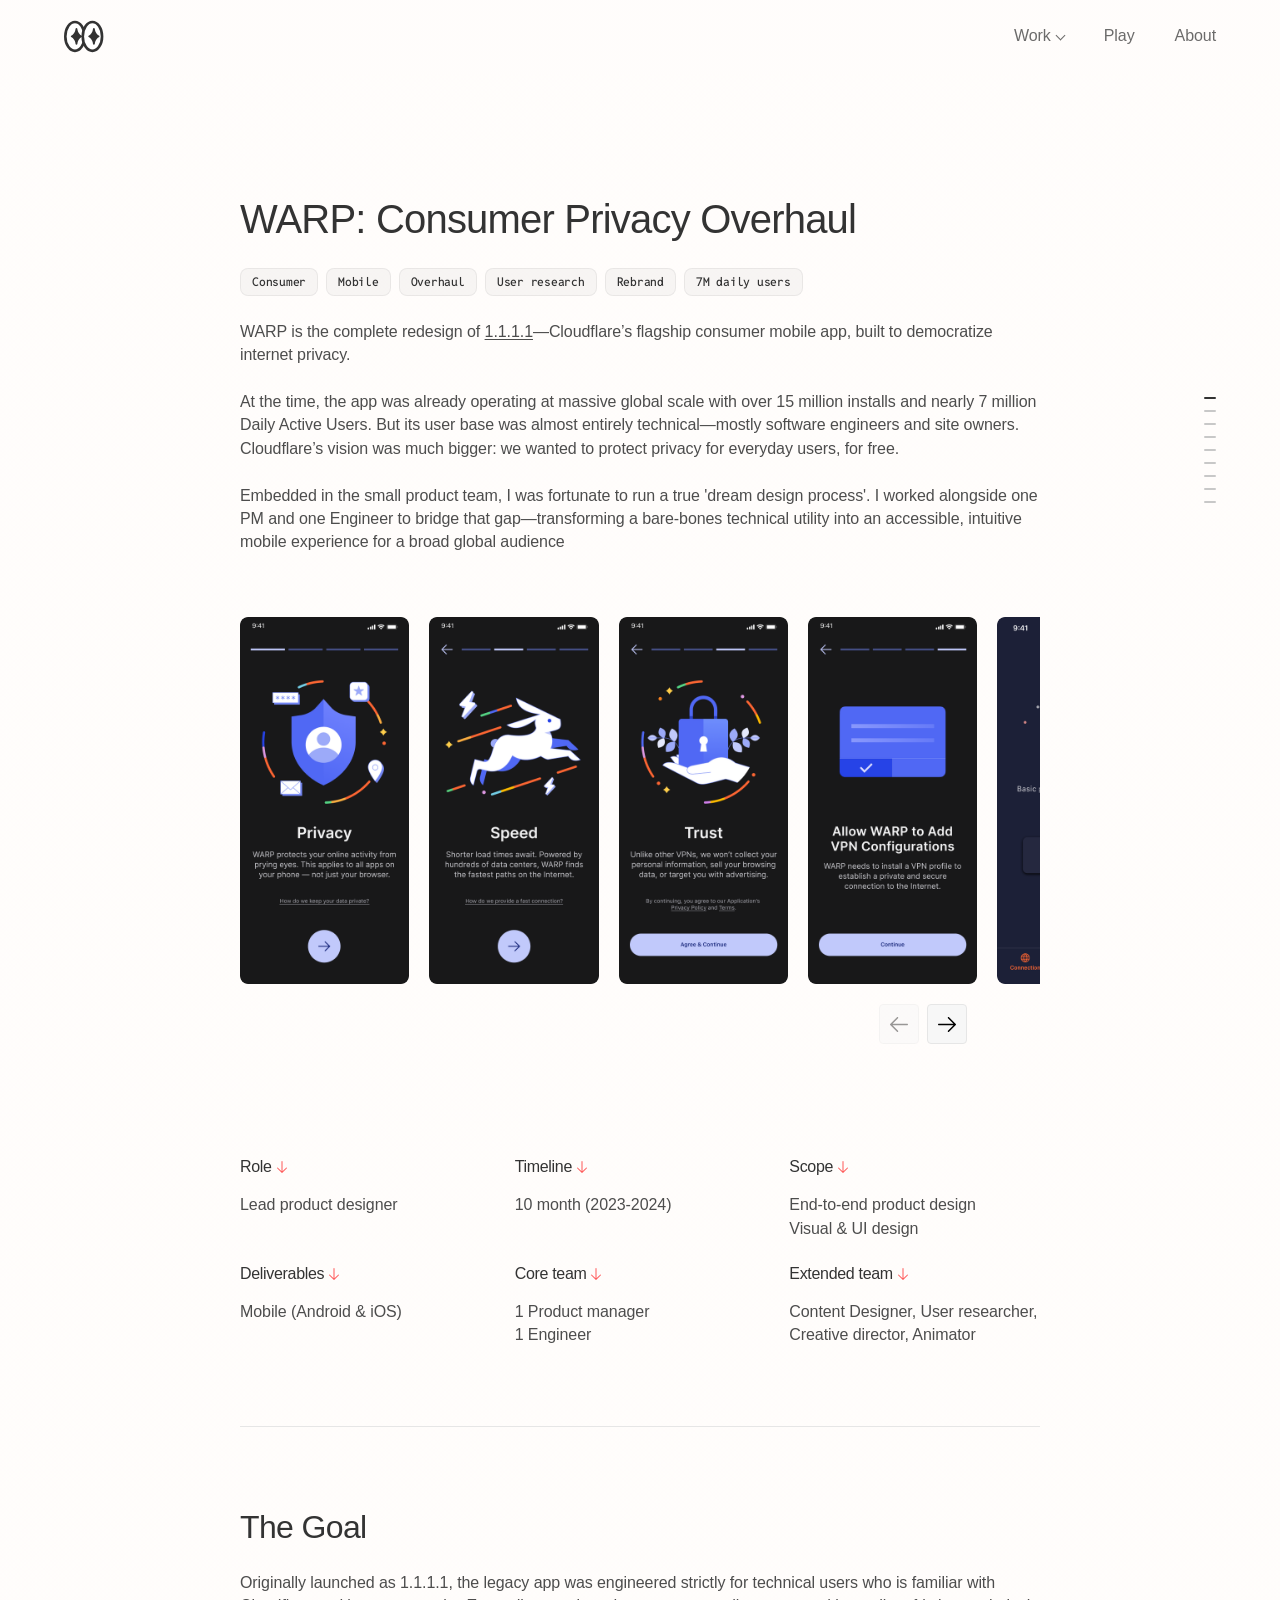
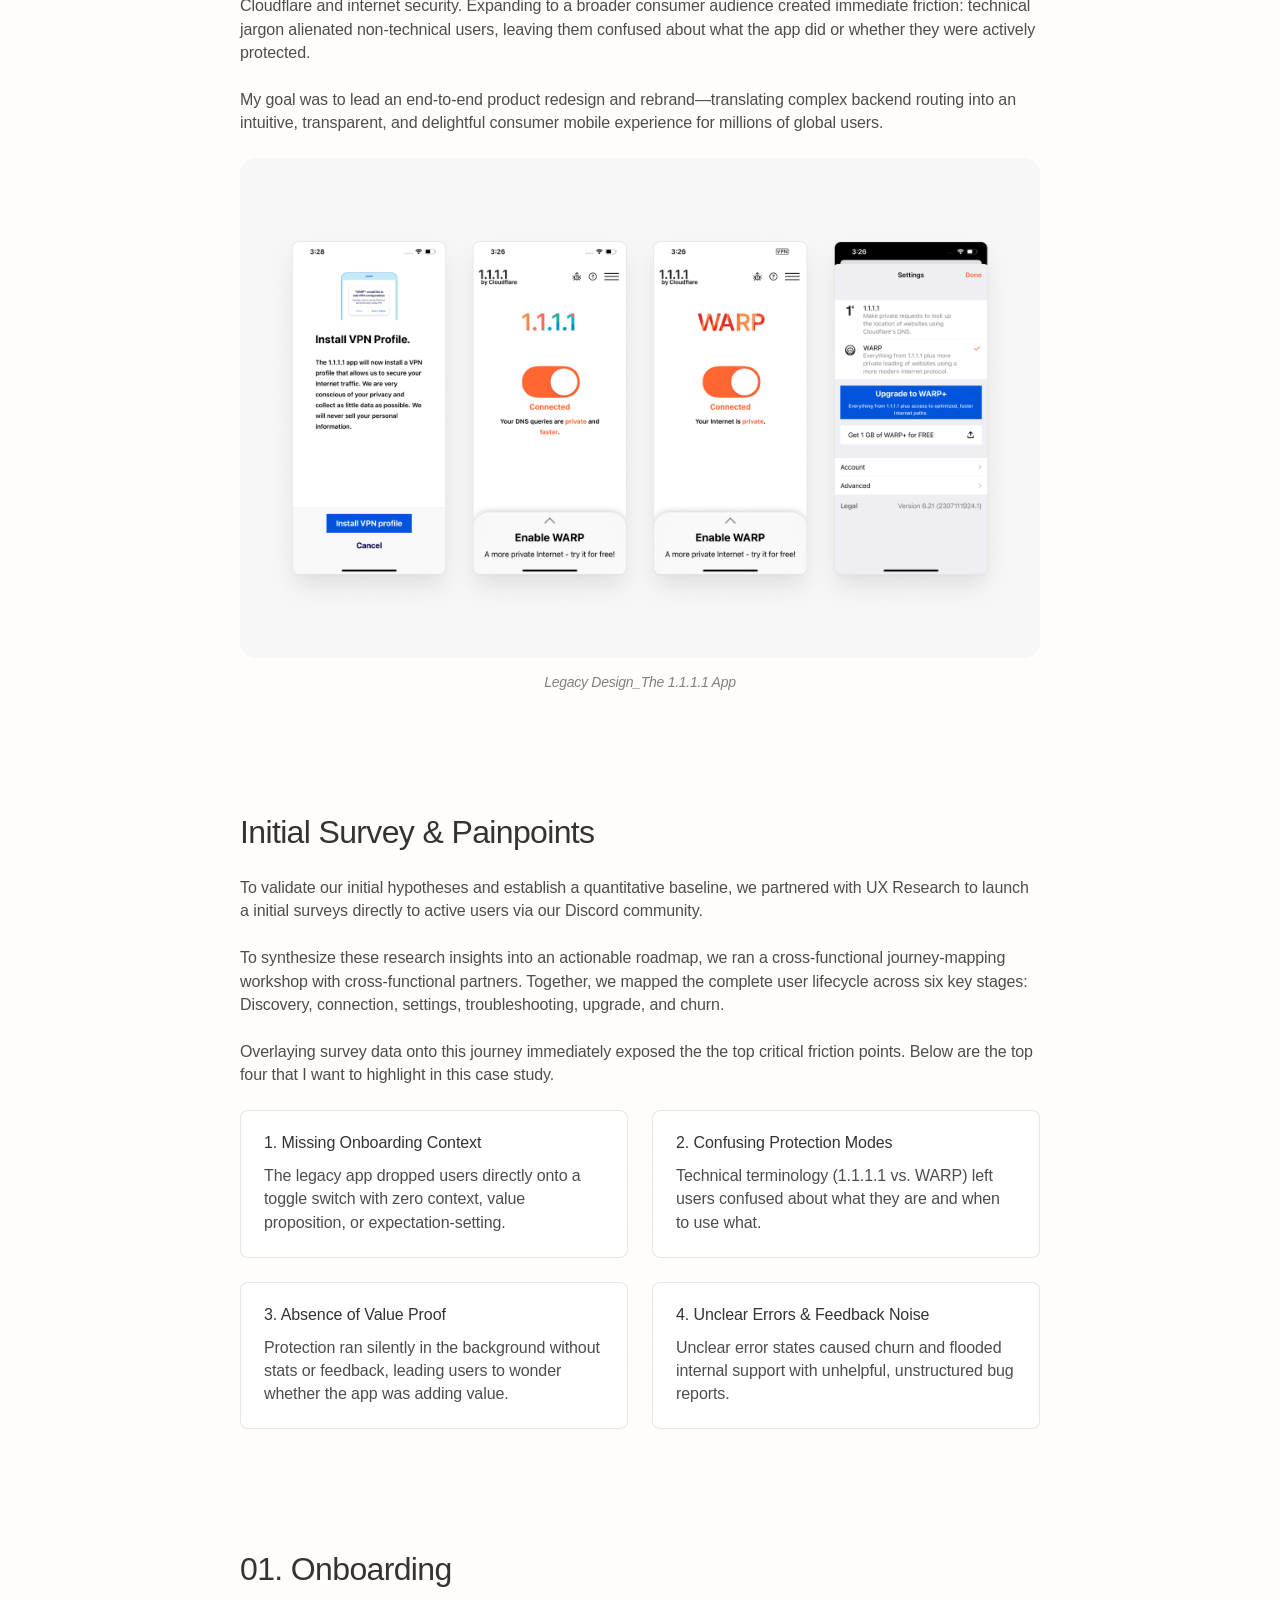
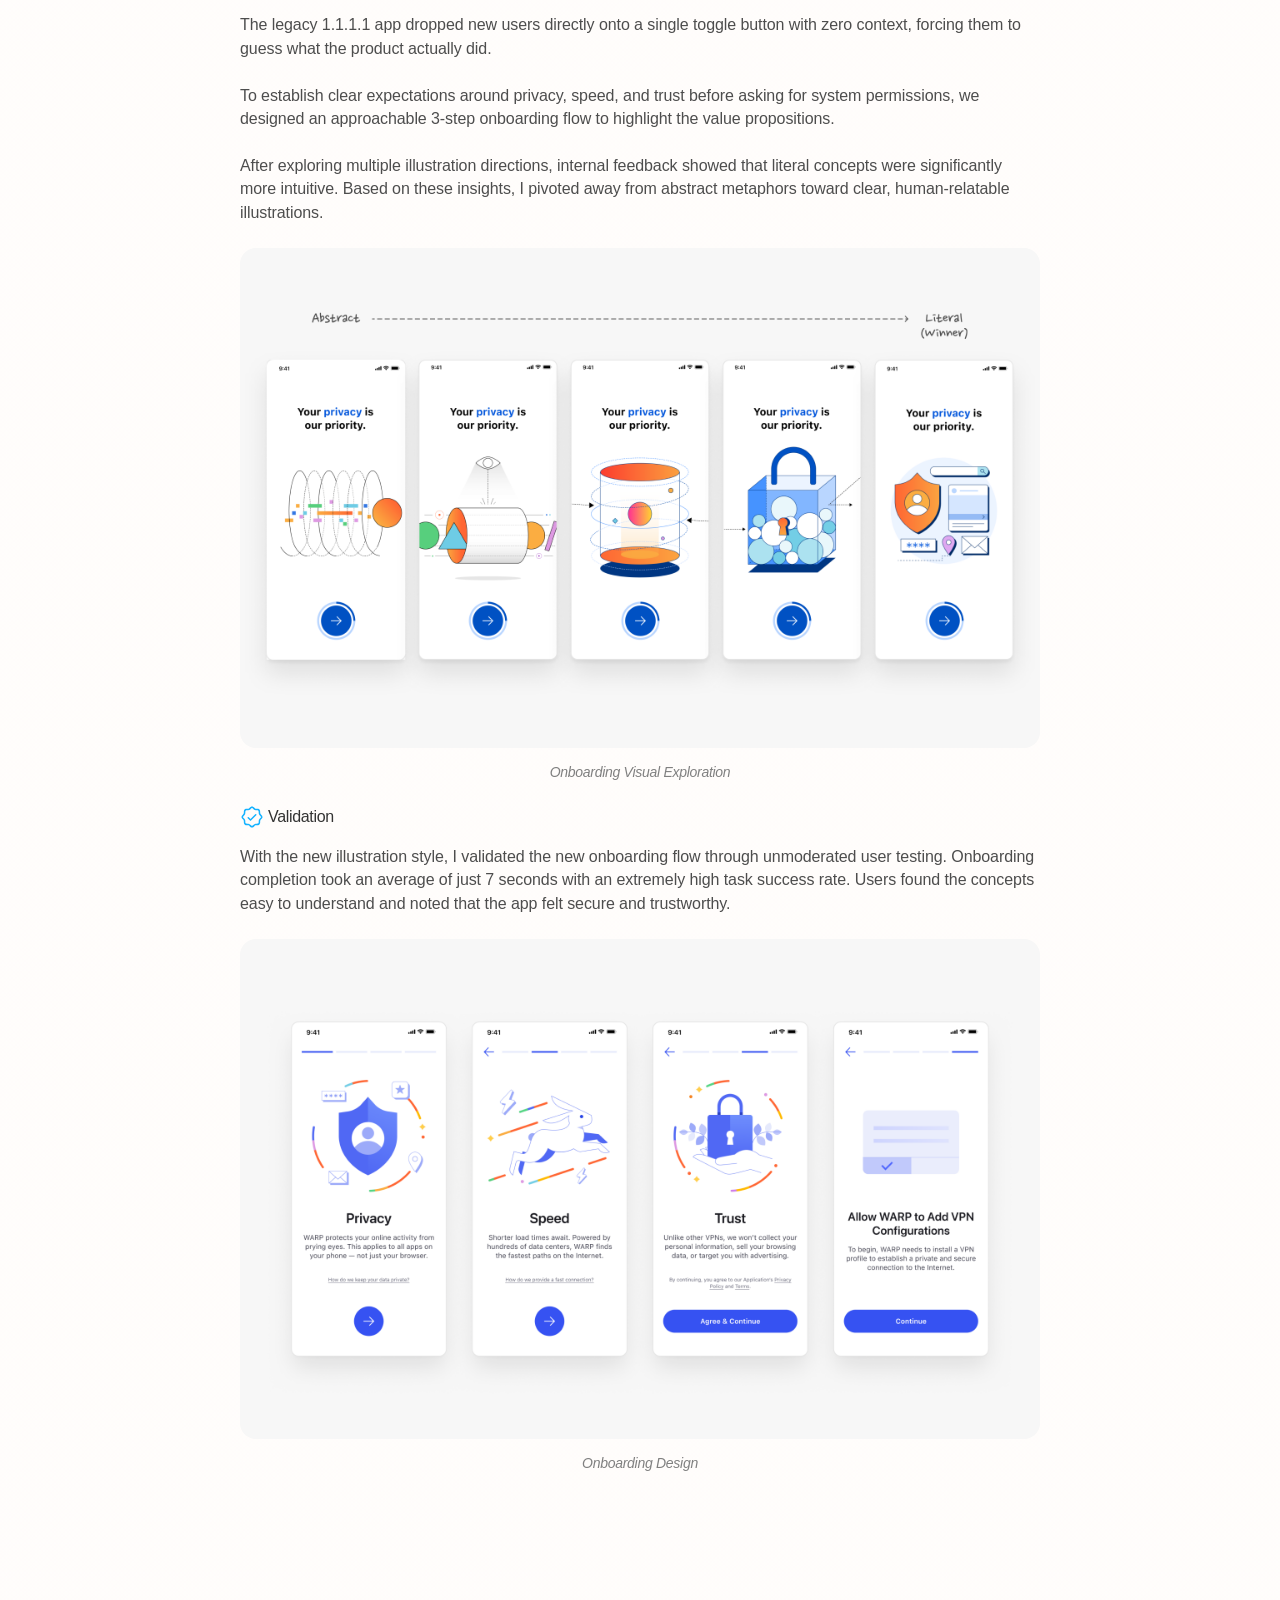
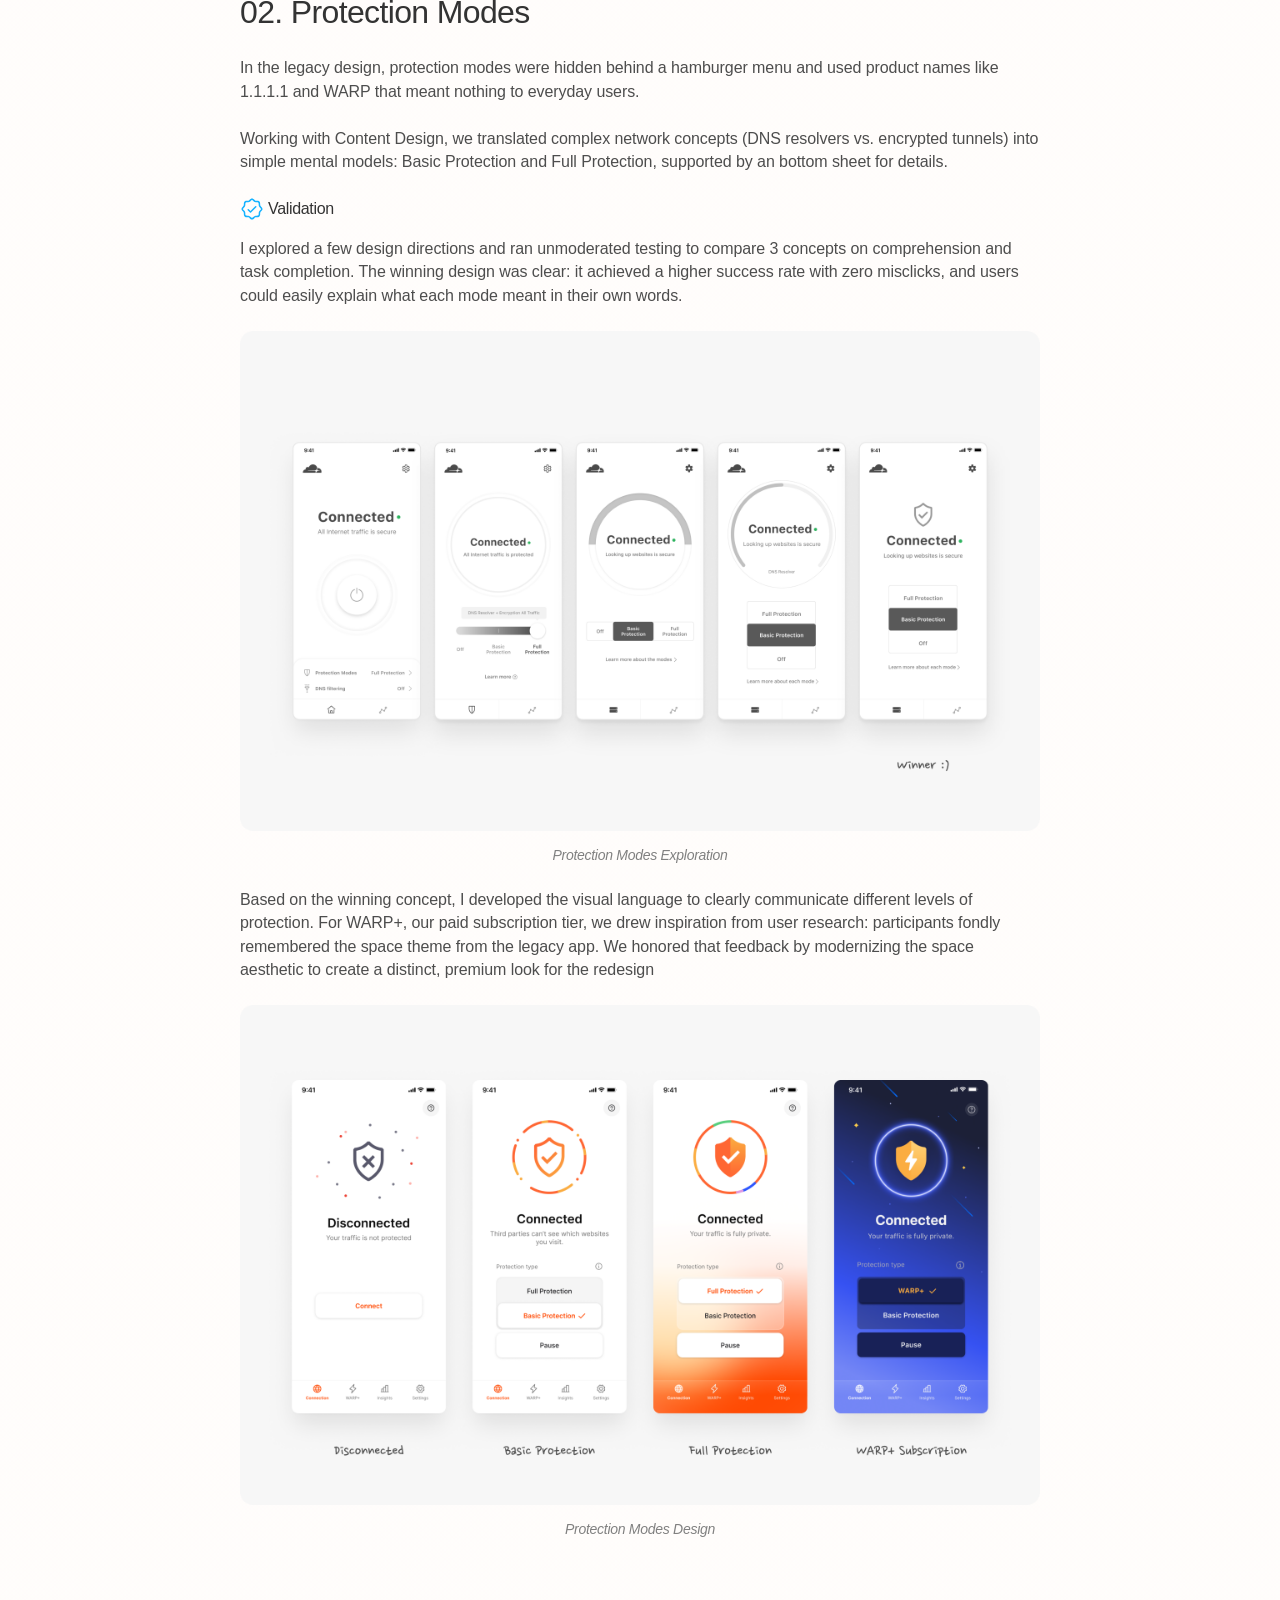
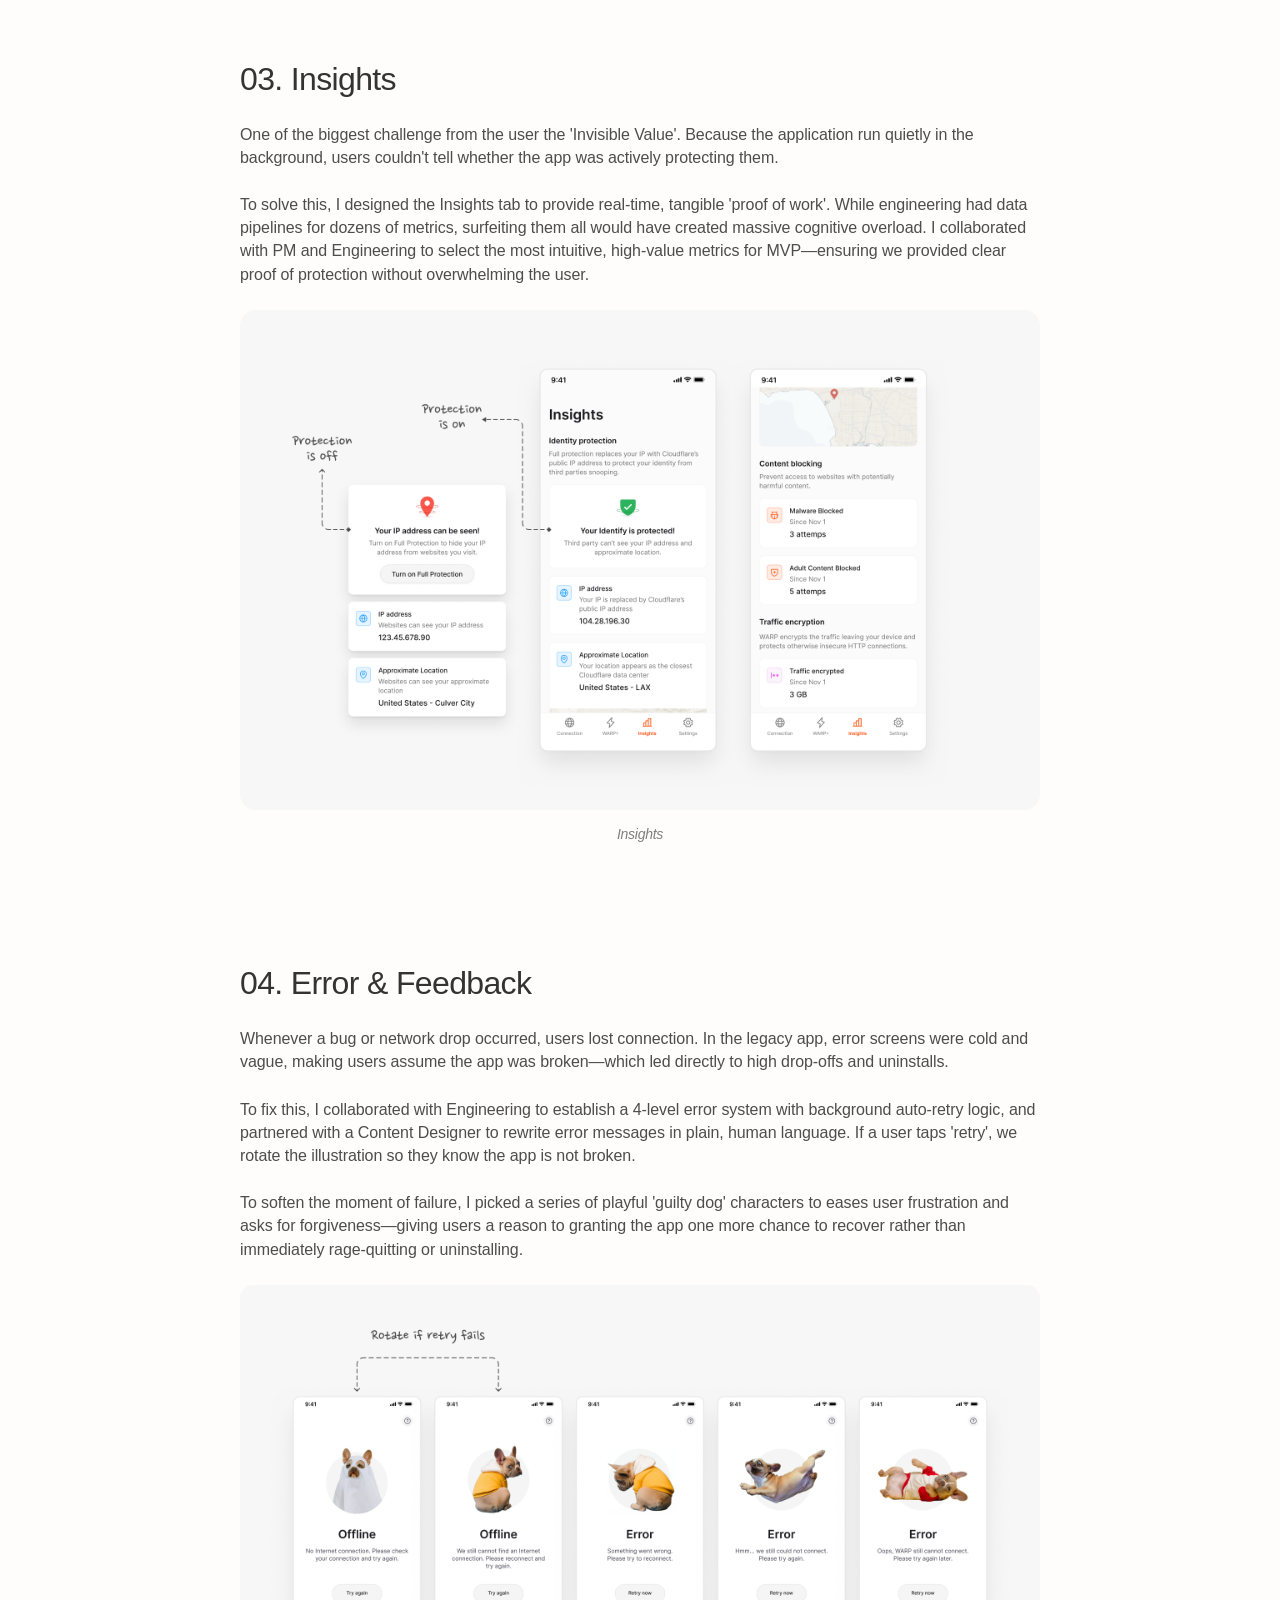
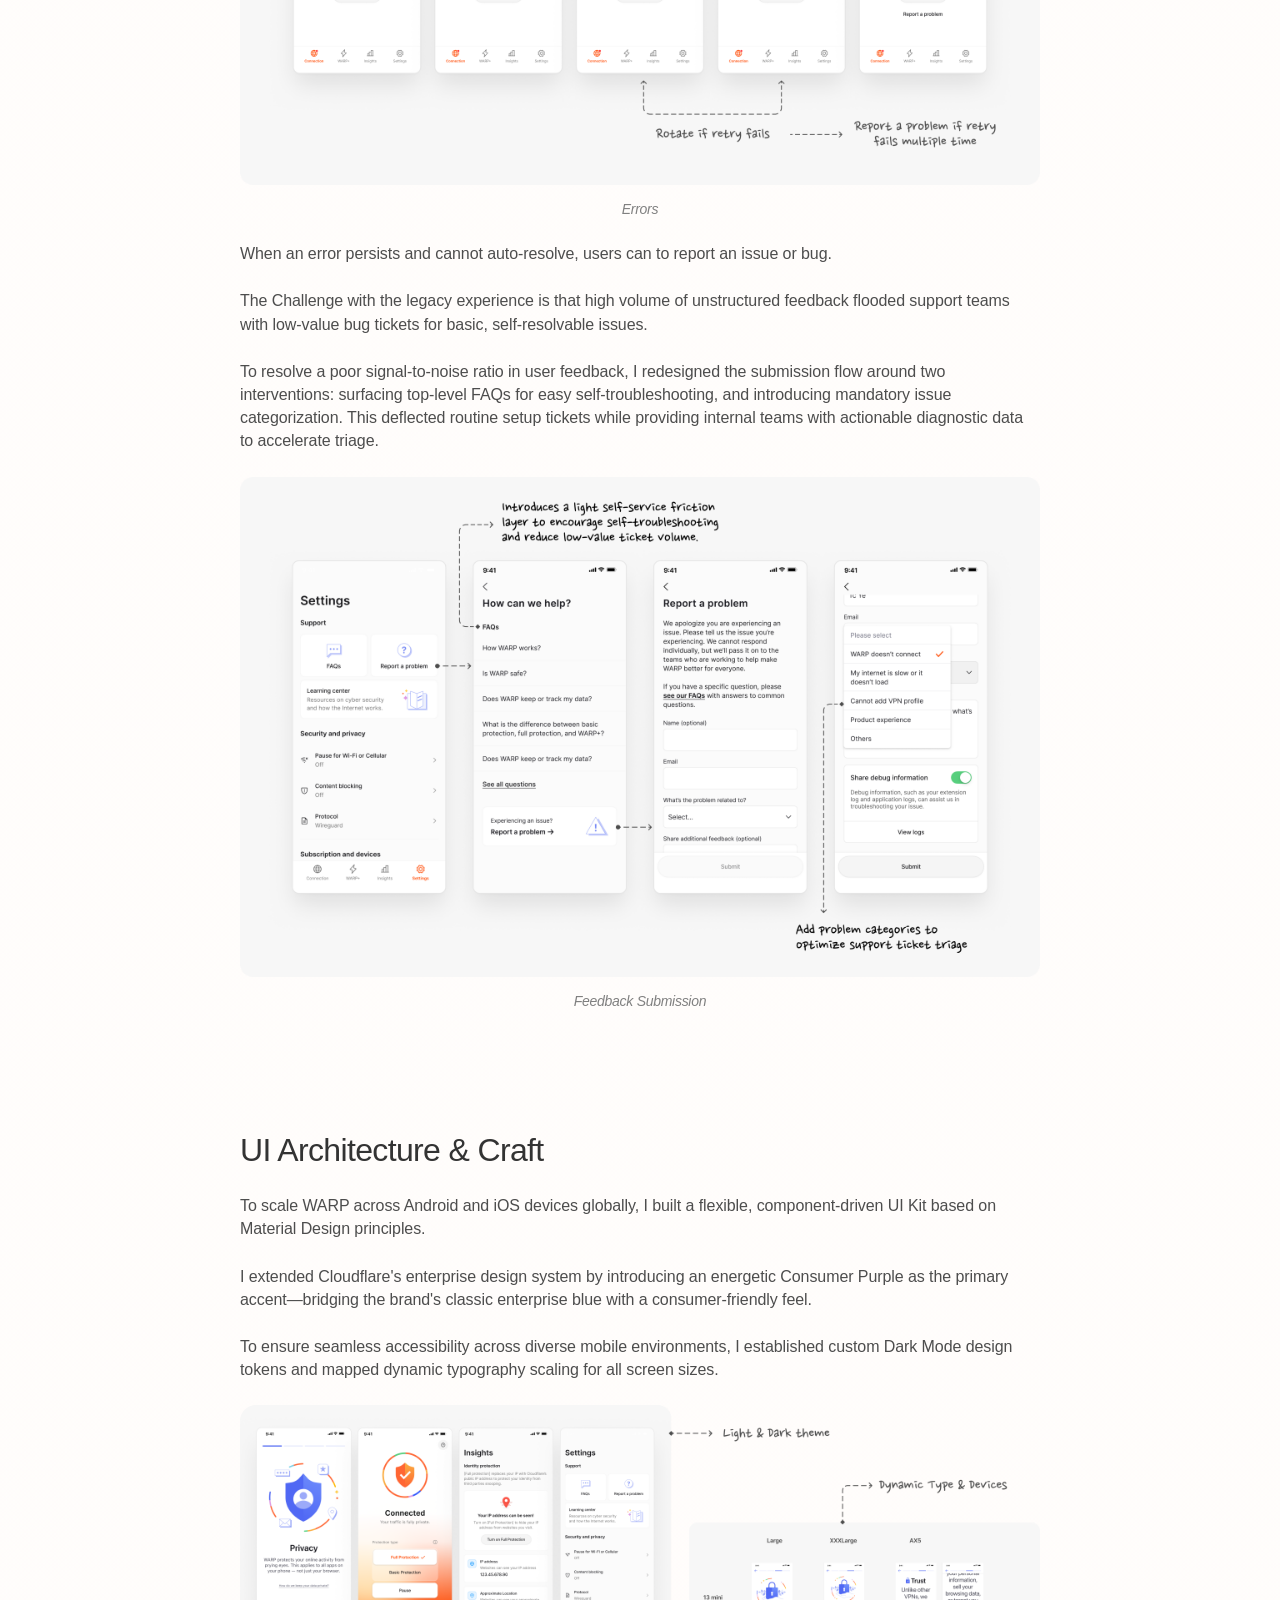
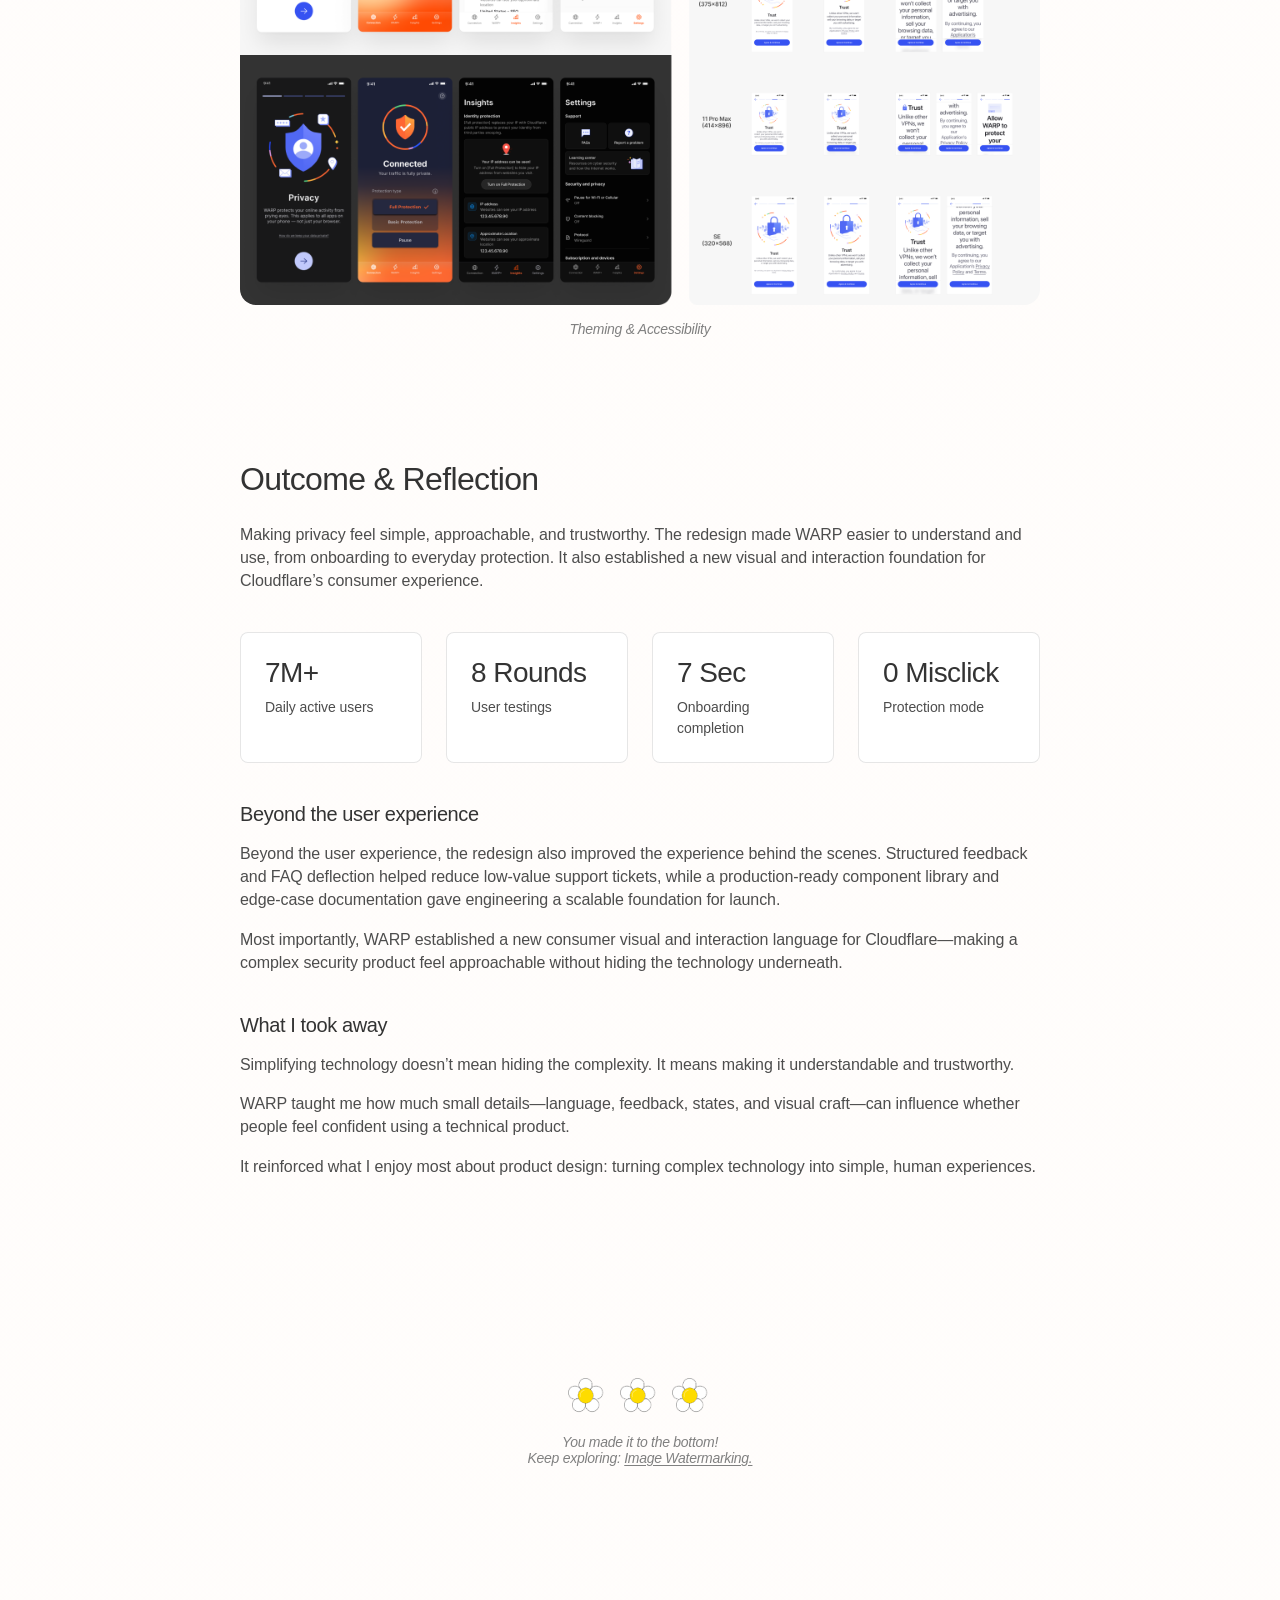
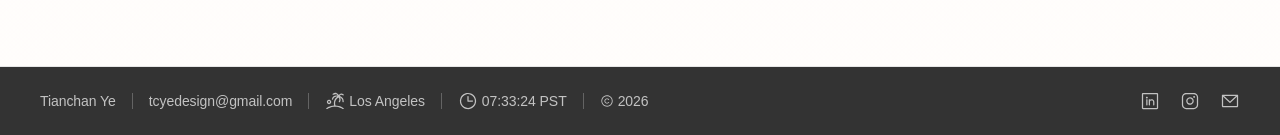
<file: projects/warp.html>
<!DOCTYPE html>
<html lang="en">
<head>
    <meta charset="UTF-8">
    <meta name="viewport" content="width=device-width, initial-scale=1.0, viewport-fit=cover">
    <meta name="description" content="WARP: Consumer Privacy Overhaul — case study by Tc.">
    <meta property="og:type" content="website">
    <meta property="og:site_name" content="Tc">
    <meta property="og:url" content="https://tcyedesign.com/projects/warp.html">
    <meta property="og:title" content="WARP — Tc">
    <meta property="og:description" content="WARP: Consumer Privacy Overhaul — case study by Tc.">
    <meta property="og:image" content="https://tcyedesign.com/assets/og-image.png">
    <meta property="og:image:width" content="1200">
    <meta property="og:image:height" content="1200">
    <meta name="twitter:card" content="summary_large_image">
    <meta name="twitter:title" content="WARP — Tc">
    <meta name="twitter:description" content="WARP: Consumer Privacy Overhaul — case study by Tc.">
    <meta name="twitter:image" content="https://tcyedesign.com/assets/og-image.png">
    <link rel="icon" href="../assets/icons/favicon.svg?v=favicon-transparent-20260805" type="image/svg+xml">
    <link rel="icon" href="../assets/icons/favicon-32.png?v=favicon-transparent-20260805" type="image/png" sizes="32x32">
    <link rel="shortcut icon" href="../favicon.ico?v=favicon-transparent-20260805">
    <link rel="apple-touch-icon" href="../assets/icons/apple-touch-icon.png?v=favicon-transparent-20260805">
    <link rel="preconnect" href="https://fonts.googleapis.com">
    <link rel="preconnect" href="https://fonts.gstatic.com" crossorigin>
    <link href="https://fonts.googleapis.com/css2?family=Capriola&family=Google+Sans+Flex:ital,opsz,wght@0,6..144,400;0,6..144,500;0,6..144,600;0,6..144,700;1,6..144,400&family=Reddit+Mono:wght@400;500&display=swap" rel="stylesheet">
    <link rel="stylesheet" href="../css/tokens.css?v=titles-medium-20260911">
    <link rel="stylesheet" href="../css/styles.css?v=warp-carousel-mobile-169-20260914">
    <title>WARP — Tc</title>
</head>
<body>
    <div class="page">
        <header class="site-header" data-site-header></header>

        <article class="project-page case-study">

            <header class="case-header">
                <h1>WARP: Consumer Privacy Overhaul</h1>
                <div class="tag-group"><span class="chip">Consumer</span><span class="chip">Mobile</span><span class="chip">Overhaul</span><span class="chip">User research</span><span class="chip">Rebrand</span><span class="chip">7M daily users</span></div>
                <p>WARP is the complete redesign of <a class="case-ext-link" href="https://one.one.one.one/" target="_blank" rel="noopener noreferrer">1.1.1.1</a>—Cloudflare’s flagship consumer mobile app, built to democratize internet privacy. </p>
<p>At the time, the app was already operating at massive global scale with over 15 million installs and nearly 7 million Daily Active Users. But its user base was almost entirely technical—mostly software engineers and site owners. Cloudflare’s vision was much bigger: we wanted to protect privacy for everyday users, for free. </p>
<p>Embedded in the small product team, I was fortunate to run a true &#x27;dream design process&#x27;. I worked alongside one PM and one Engineer to bridge that gap—transforming a bare-bones technical utility into an accessible, intuitive mobile experience for a broad global audience</p>
                <figure class="case-figure case-figure--warp-carousel">
                    <div
                        class="case-media case-media--warp case-carousel case-carousel--warp"
                        data-warp-carousel
                    >
                        <div class="case-carousel__stage">
                            <div
                                class="case-carousel__track"
                                data-warp-carousel-track
                                tabindex="0"
                                role="region"
                                aria-roledescription="carousel"
                                aria-label="WARP final design phone screens"
                            >
                                <div class="case-carousel__slide" data-warp-slide>
                                    <img src="../assets/projects/warp/final-carousel/01-privacy.png?v=edge-flush" alt="Onboarding — Privacy" width="406" height="880" loading="eager" decoding="async" draggable="false">
                                </div>
                                <div class="case-carousel__slide" data-warp-slide>
                                    <img src="../assets/projects/warp/final-carousel/02-speed.png?v=edge-flush" alt="Onboarding — Speed" width="406" height="880" loading="lazy" decoding="async" draggable="false">
                                </div>
                                <div class="case-carousel__slide" data-warp-slide>
                                    <img src="../assets/projects/warp/final-carousel/03-trust.png?v=edge-flush" alt="Onboarding — Trust" width="406" height="880" loading="lazy" decoding="async" draggable="false">
                                </div>
                                <div class="case-carousel__slide" data-warp-slide>
                                    <img src="../assets/projects/warp/final-carousel/04-vpn.png?v=edge-flush" alt="Permissions — VPN" width="406" height="880" loading="lazy" decoding="async" draggable="false">
                                </div>
                                <div class="case-carousel__slide" data-warp-slide>
                                    <img src="../assets/projects/warp/final-carousel/05-disconnected.png?v=edge-flush" alt="Main — Disconnected" width="407" height="880" loading="lazy" decoding="async" draggable="false">
                                </div>
                                <div class="case-carousel__slide" data-warp-slide>
                                    <img src="../assets/projects/warp/final-carousel/06-basic.png?v=edge-flush" alt="Main — Basic" width="407" height="880" loading="lazy" decoding="async" draggable="false">
                                </div>
                                <div class="case-carousel__slide" data-warp-slide>
                                    <img src="../assets/projects/warp/final-carousel/07-full.png?v=edge-flush" alt="Main — Full" width="407" height="880" loading="lazy" decoding="async" draggable="false">
                                </div>
                                <div class="case-carousel__slide" data-warp-slide>
                                    <img src="../assets/projects/warp/final-carousel/08-warp-plus.png?v=edge-flush" alt="Main — WARP+" width="407" height="880" loading="lazy" decoding="async" draggable="false">
                                </div>
                                <div class="case-carousel__slide" data-warp-slide>
                                    <img src="../assets/projects/warp/final-carousel/09-insights-1.png?v=edge-flush" alt="Insights 1" width="407" height="880" loading="lazy" decoding="async" draggable="false">
                                </div>
                                <div class="case-carousel__slide" data-warp-slide>
                                    <img src="../assets/projects/warp/final-carousel/10-insights-2.png?v=edge-flush" alt="Insights 2" width="407" height="880" loading="lazy" decoding="async" draggable="false">
                                </div>
                                <div class="case-carousel__slide" data-warp-slide>
                                    <img src="../assets/projects/warp/final-carousel/11-settings-1.png?v=edge-flush" alt="Settings 1" width="407" height="880" loading="lazy" decoding="async" draggable="false">
                                </div>
                                <div class="case-carousel__slide" data-warp-slide>
                                    <img src="../assets/projects/warp/final-carousel/12-settings-2.png?v=edge-flush" alt="Settings 2" width="407" height="880" loading="lazy" decoding="async" draggable="false">
                                </div>
                            </div>
                        </div>
                        <div class="case-carousel__actions" role="group" aria-label="Carousel controls">
                            <button
                                type="button"
                                class="case-carousel__btn case-carousel__btn--prev"
                                data-warp-carousel-prev
                                aria-label="Previous phone screen"
                                disabled
                            >
                                <img src="../assets/projects/warp/final-carousel/arrow-right.svg" alt="" width="18" height="15" decoding="async">
                            </button>
                            <button
                                type="button"
                                class="case-carousel__btn case-carousel__btn--next"
                                data-warp-carousel-next
                                aria-label="Next phone screen"
                            >
                                <img src="../assets/projects/warp/final-carousel/arrow-right.svg" alt="" width="18" height="15" decoding="async">
                            </button>
                        </div>
                    </div>
                </figure>
            </header>
            <dl class="case-meta">
<div>
                    <dt>Role <img src="../assets/icons/arrow-down.svg" alt="" width="16" height="16"></dt>
                    <dd>Lead product designer</dd>
                </div>
<div>
                    <dt>Timeline <img src="../assets/icons/arrow-down.svg" alt="" width="16" height="16"></dt>
                    <dd>10 month (2023-2024)</dd>
                </div>
<div>
                    <dt>Scope <img src="../assets/icons/arrow-down.svg" alt="" width="16" height="16"></dt>
                    <dd>End-to-end product design<br>
Visual &amp; UI design</dd>
                </div>
<div>
                    <dt>Deliverables <img src="../assets/icons/arrow-down.svg" alt="" width="16" height="16"></dt>
                    <dd>Mobile (Android &amp; iOS)</dd>
                </div>
<div>
                    <dt>Core team <img src="../assets/icons/arrow-down.svg" alt="" width="16" height="16"></dt>
                    <dd>1 Product manager<br>
1 Engineer</dd>
                </div>
<div>
                    <dt>Extended team <img src="../assets/icons/arrow-down.svg" alt="" width="16" height="16"></dt>
                    <dd>Content Designer, User researcher, Creative director, Animator</dd>
                </div>
</dl>
            <section class="case-section">
                <h2>The Goal</h2>
                <p>Originally launched as 1.1.1.1, the legacy app was engineered strictly for technical users who is familiar with Cloudflare and internet security. Expanding to a broader consumer audience created immediate friction: technical jargon alienated non-technical users, leaving them confused about what the app did or whether they were actively protected.</p>
<p>My goal was to lead an end-to-end product redesign and rebrand—translating complex backend routing into an intuitive, transparent, and delightful consumer mobile experience for millions of global users.</p>
                <figure class="case-figure">
                    <div class="case-media">
                        <img src="../assets/projects/warp/goal.png" alt="Legacy 1.1.1.1 app" loading="lazy">
                    </div>
                    <figcaption class="case-caption">Legacy Design_The 1.1.1.1 App</figcaption>
                </figure>
            </section>
            <section class="case-section">
                <h2>Initial Survey &amp; Painpoints</h2>
                <p>To validate our initial hypotheses and establish a quantitative baseline, we partnered with UX Research to launch a initial surveys directly to active users via our Discord community. </p>
<p>To synthesize these research insights into an actionable roadmap, we ran a cross-functional journey-mapping workshop with cross-functional partners. Together, we mapped the complete user lifecycle across six key stages: Discovery, connection, settings, troubleshooting, upgrade, and churn.</p>
<p>Overlaying survey data onto this journey immediately exposed the the top critical friction points. Below are the top four that I want to highlight in this case study.</p>
                <div class="case-insight-grid" role="list" aria-label="Top friction points">
                    <article class="case-insight" role="listitem">
                        <h3>1. Missing Onboarding Context</h3>
                        <p>The legacy app dropped users directly onto a toggle switch with zero context, value proposition, or expectation-setting.</p>
                    </article>
                    <article class="case-insight" role="listitem">
                        <h3>2. Confusing Protection Modes</h3>
                        <p>Technical terminology (1.1.1.1 vs. WARP) left users confused about what they are and when to use what.</p>
                    </article>
                    <article class="case-insight" role="listitem">
                        <h3>3. Absence of Value Proof</h3>
                        <p>Protection ran silently in the background without stats or feedback, leading users to wonder whether the app was adding value.</p>
                    </article>
                    <article class="case-insight" role="listitem">
                        <h3>4. Unclear Errors &amp; Feedback Noise</h3>
                        <p>Unclear error states caused churn and flooded internal support with unhelpful, unstructured bug reports.</p>
                    </article>
                </div>
            </section>
            <section class="case-section">
                <h2>01. Onboarding</h2>
                <p>The legacy 1.1.1.1 app dropped new users directly onto a single toggle button with zero context, forcing them to guess what the product actually did.</p>
                <p>To establish clear expectations around privacy, speed, and trust before asking for system permissions, we designed an approachable 3-step onboarding flow to highlight the value propositions.</p>
                <p>After exploring multiple illustration directions, internal feedback showed that literal concepts were significantly more intuitive. Based on these insights, I pivoted away from abstract metaphors toward clear, human-relatable illustrations.</p>
                <figure class="case-figure">
                    <div class="case-media">
                        <img src="../assets/projects/warp/onboarding-a.png" alt="Onboarding visual exploration from abstract to literal" loading="lazy" width="1920" height="1200">
                    </div>
                    <figcaption class="case-caption">Onboarding Visual Exploration</figcaption>
                </figure>
                <div class="case-callout">
                    <h3 class="case-callout-label">
                        <img src="../assets/icons/seal-check.svg" alt="" width="24" height="24">
                        Validation
                    </h3>
                    <p>With the new illustration style, I validated the new onboarding flow through unmoderated user testing. Onboarding completion took an average of just 7 seconds with an extremely high task success rate. Users found the concepts easy to understand and noted that the app felt secure and trustworthy.</p>
                </div>
                <figure class="case-figure">
                    <div class="case-media">
                        <img src="../assets/projects/warp/onboarding-b.png" alt="Final onboarding design screens" loading="lazy" width="1920" height="1200">
                    </div>
                    <figcaption class="case-caption">Onboarding Design</figcaption>
                </figure>
            </section>
            <section class="case-section">
                <h2>02. Protection Modes</h2>
                <p>In the legacy design, protection modes were hidden behind a hamburger menu and used product names like 1.1.1.1 and WARP that meant nothing to everyday users.</p>
                <p>Working with Content Design, we translated complex network concepts (DNS resolvers vs. encrypted tunnels) into simple mental models: Basic Protection and Full Protection, supported by an bottom sheet for details.</p>
                <div class="case-callout">
                    <h3 class="case-callout-label">
                        <img src="../assets/icons/seal-check.svg" alt="" width="24" height="24">
                        Validation
                    </h3>
                    <p>I explored a few design directions and ran unmoderated testing to compare 3 concepts on comprehension and task completion. The winning design was clear: it achieved a higher success rate with zero misclicks, and users could easily explain what each mode meant in their own words.</p>
                </div>
                <figure class="case-figure">
                    <div class="case-media case-media--bleed">
                        <img src="../assets/projects/warp/modes-a.png" alt="Protection Modes Exploration — five grayscale mobile UI iterations, winner marked" loading="lazy" width="1920" height="1200">
                    </div>
                    <figcaption class="case-caption">Protection Modes Exploration</figcaption>
                </figure>
                <p>Based on the winning concept, I developed the visual language to clearly communicate different levels of protection. For WARP+, our paid subscription tier, we drew inspiration from user research: participants fondly remembered the space theme from the legacy app. We honored that feedback by modernizing the space aesthetic to create a distinct, premium look for the redesign</p>
                <figure class="case-figure">
                    <div class="case-media case-media--bleed">
                        <img src="../assets/projects/warp/modes-b.png" alt="Protection Modes Design — Disconnected, Basic Protection, Full Protection, and WARP+ screens" loading="lazy" width="1920" height="1200">
                    </div>
                    <figcaption class="case-caption">Protection Modes Design</figcaption>
                </figure>
            </section>
            <section class="case-section">
                <h2>03. Insights</h2>
                <p>One of the biggest challenge from the user the &#x27;Invisible Value&#x27;. Because the application run quietly in the background, users couldn&#x27;t tell whether the app was actively protecting them.</p>
<p>To solve this, I designed the Insights tab to provide real-time, tangible &#x27;proof of work&#x27;. While engineering had data pipelines for dozens of metrics, surfeiting them all would have created massive cognitive overload. I collaborated with PM and Engineering to select the most intuitive, high-value metrics for MVP—ensuring we provided clear proof of protection without overwhelming the user.</p>
                <figure class="case-figure">
                    <div class="case-media">
                        <img src="../assets/projects/warp/insights.png" alt="Insights" loading="lazy">
                    </div>
                    <figcaption class="case-caption">Insights</figcaption>
                </figure>
            </section>
            <section class="case-section">
                <h2>04. Error &amp; Feedback</h2>
                <p>Whenever a bug or network drop occurred, users lost connection. In the legacy app, error screens were cold and vague, making users assume the app was broken—which led directly to high drop-offs and uninstalls.</p>
                <p>To fix this, I collaborated with Engineering to establish a 4-level error system with background auto-retry logic, and partnered with a Content Designer to rewrite error messages in plain, human language. If a user taps &#x27;retry&#x27;, we rotate the illustration so they know the app is not broken.</p>
                <p>To soften the moment of failure, I picked a series of playful &#x27;guilty dog&#x27; characters to eases user frustration and asks for forgiveness—giving users a reason to granting the app one more chance to recover rather than immediately rage-quitting or uninstalling.</p>
                <figure class="case-figure">
                    <div class="case-media case-media--bleed">
                        <img src="../assets/projects/warp/errors-a.png" alt="Errors" loading="lazy" width="1920" height="1200">
                    </div>
                    <figcaption class="case-caption">Errors</figcaption>
                </figure>
                <p>When an error persists and cannot auto-resolve, users can to report an issue or bug.</p>
                <p>The Challenge with the legacy experience is that high volume of unstructured feedback flooded support teams with low-value bug tickets for basic, self-resolvable issues.</p>
                <p>To resolve a poor signal-to-noise ratio in user feedback, I redesigned the submission flow around two interventions: surfacing top-level FAQs for easy self-troubleshooting, and introducing mandatory issue categorization. This deflected routine setup tickets while providing internal teams with actionable diagnostic data to accelerate triage.</p>
                <figure class="case-figure">
                    <div class="case-media case-media--bleed">
                        <img src="../assets/projects/warp/errors-b.png" alt="Feedback Submission" loading="lazy" width="1920" height="1200">
                    </div>
                    <figcaption class="case-caption">Feedback Submission</figcaption>
                </figure>
            </section>
            <section class="case-section">
                <h2>UI Architecture &amp; Craft</h2>
                <p>To scale WARP across Android and iOS devices globally, I built a flexible, component-driven UI Kit based on Material Design principles.</p>
<p>I extended Cloudflare&#x27;s enterprise design system by introducing an energetic Consumer Purple as the primary accent—bridging the brand&#x27;s classic enterprise blue with a consumer-friendly feel. </p>
<p>To ensure seamless accessibility across diverse mobile environments, I established custom Dark Mode design tokens and mapped dynamic typography scaling for all screen sizes.</p>
                <figure class="case-figure">
                    <div class="case-media">
                        <img src="../assets/projects/warp/ui-kit.png" alt="Theming and accessibility" loading="lazy">
                    </div>
                    <figcaption class="case-caption">Theming &amp; Accessibility</figcaption>
                </figure>
            </section>

            <section class="case-section case-section--gap-40">
                <div class="case-section-intro">
                    <h2>Outcome &amp; Reflection</h2>
                    <p>Making privacy feel simple, approachable, and trustworthy. The redesign made WARP easier to understand and use, from onboarding to everyday protection. It also established a new visual and interaction foundation for Cloudflare’s consumer experience.</p>
                </div>

                <div class="case-metrics" role="list">
                    <div class="case-metric" role="listitem">
                        <p class="case-metric-value">7M+</p>
                        <p class="case-metric-label">Daily active users</p>
                    </div>
                    <div class="case-metric" role="listitem">
                        <p class="case-metric-value">8 Rounds</p>
                        <p class="case-metric-label">User testings</p>
                    </div>
                    <div class="case-metric" role="listitem">
                        <p class="case-metric-value">7 Sec</p>
                        <p class="case-metric-label">Onboarding completion</p>
                    </div>
                    <div class="case-metric" role="listitem">
                        <p class="case-metric-value">0 Misclick</p>
                        <p class="case-metric-label">Protection mode</p>
                    </div>
                </div>

                <div class="case-outcome-block">
                    <h3 class="case-outcome-title">Beyond the user experience</h3>
                    <div class="case-reflection-body">
                        <p>Beyond the user experience, the redesign also improved the experience behind the scenes. Structured feedback and FAQ deflection helped reduce low-value support tickets, while a production-ready component library and edge-case documentation gave engineering a scalable foundation for launch.</p>
                        <p>Most importantly, WARP established a new consumer visual and interaction language for Cloudflare—making a complex security product feel approachable without hiding the technology underneath.</p>
                    </div>
                </div>

                <div class="case-outcome-block">
                    <h3 class="case-outcome-title">What I took away</h3>
                    <div class="case-reflection-body">
                        <p>Simplifying technology doesn’t mean hiding the complexity. It means making it understandable and trustworthy.</p>
                        <p>WARP taught me how much small details—language, feedback, states, and visual craft—can influence whether people feel confident using a technical product.</p>
                        <p>It reinforced what I enjoy most about product design: turning complex technology into simple, human experiences.</p>
                    </div>
                </div>
            </section>


            <a class="case-next" href="image-watermarking.html">
                <div class="case-next-flowers" aria-hidden="true">
                    <div class="case-next-flower">
                        <img class="case-next-flower-bloom" src="../assets/hero/v2/flower-bloom.webp?v=case-next-flower-20260805" alt="" width="41" height="40" decoding="async">
                        <img class="case-next-flower-center" src="../assets/hero/v2/flower-center.svg?v=case-next-flower-20260805" alt="" width="41" height="40" decoding="async">
                    </div>
                    <div class="case-next-flower">
                        <img class="case-next-flower-bloom" src="../assets/hero/v2/flower-bloom.webp?v=case-next-flower-20260805" alt="" width="41" height="40" decoding="async">
                        <img class="case-next-flower-center" src="../assets/hero/v2/flower-center.svg?v=case-next-flower-20260805" alt="" width="41" height="40" decoding="async">
                    </div>
                    <div class="case-next-flower">
                        <img class="case-next-flower-bloom" src="../assets/hero/v2/flower-bloom.webp?v=case-next-flower-20260805" alt="" width="41" height="40" decoding="async">
                        <img class="case-next-flower-center" src="../assets/hero/v2/flower-center.svg?v=case-next-flower-20260805" alt="" width="41" height="40" decoding="async">
                    </div>
                </div>
                <p>You made it to the bottom!</p>
                <p>Keep exploring: <span class="case-next-title">Image Watermarking.</span></p>
            </a>
        </article>

        <footer class="site-footer" data-site-footer></footer>
    </div>
    <script src="../js/site-chrome.js?v=watermark-case-20260927" data-base="../"></script>
    <script src="../js/case-progress.js?v=work-nav-medium-20260817"></script>
</body>
</html>
</file>
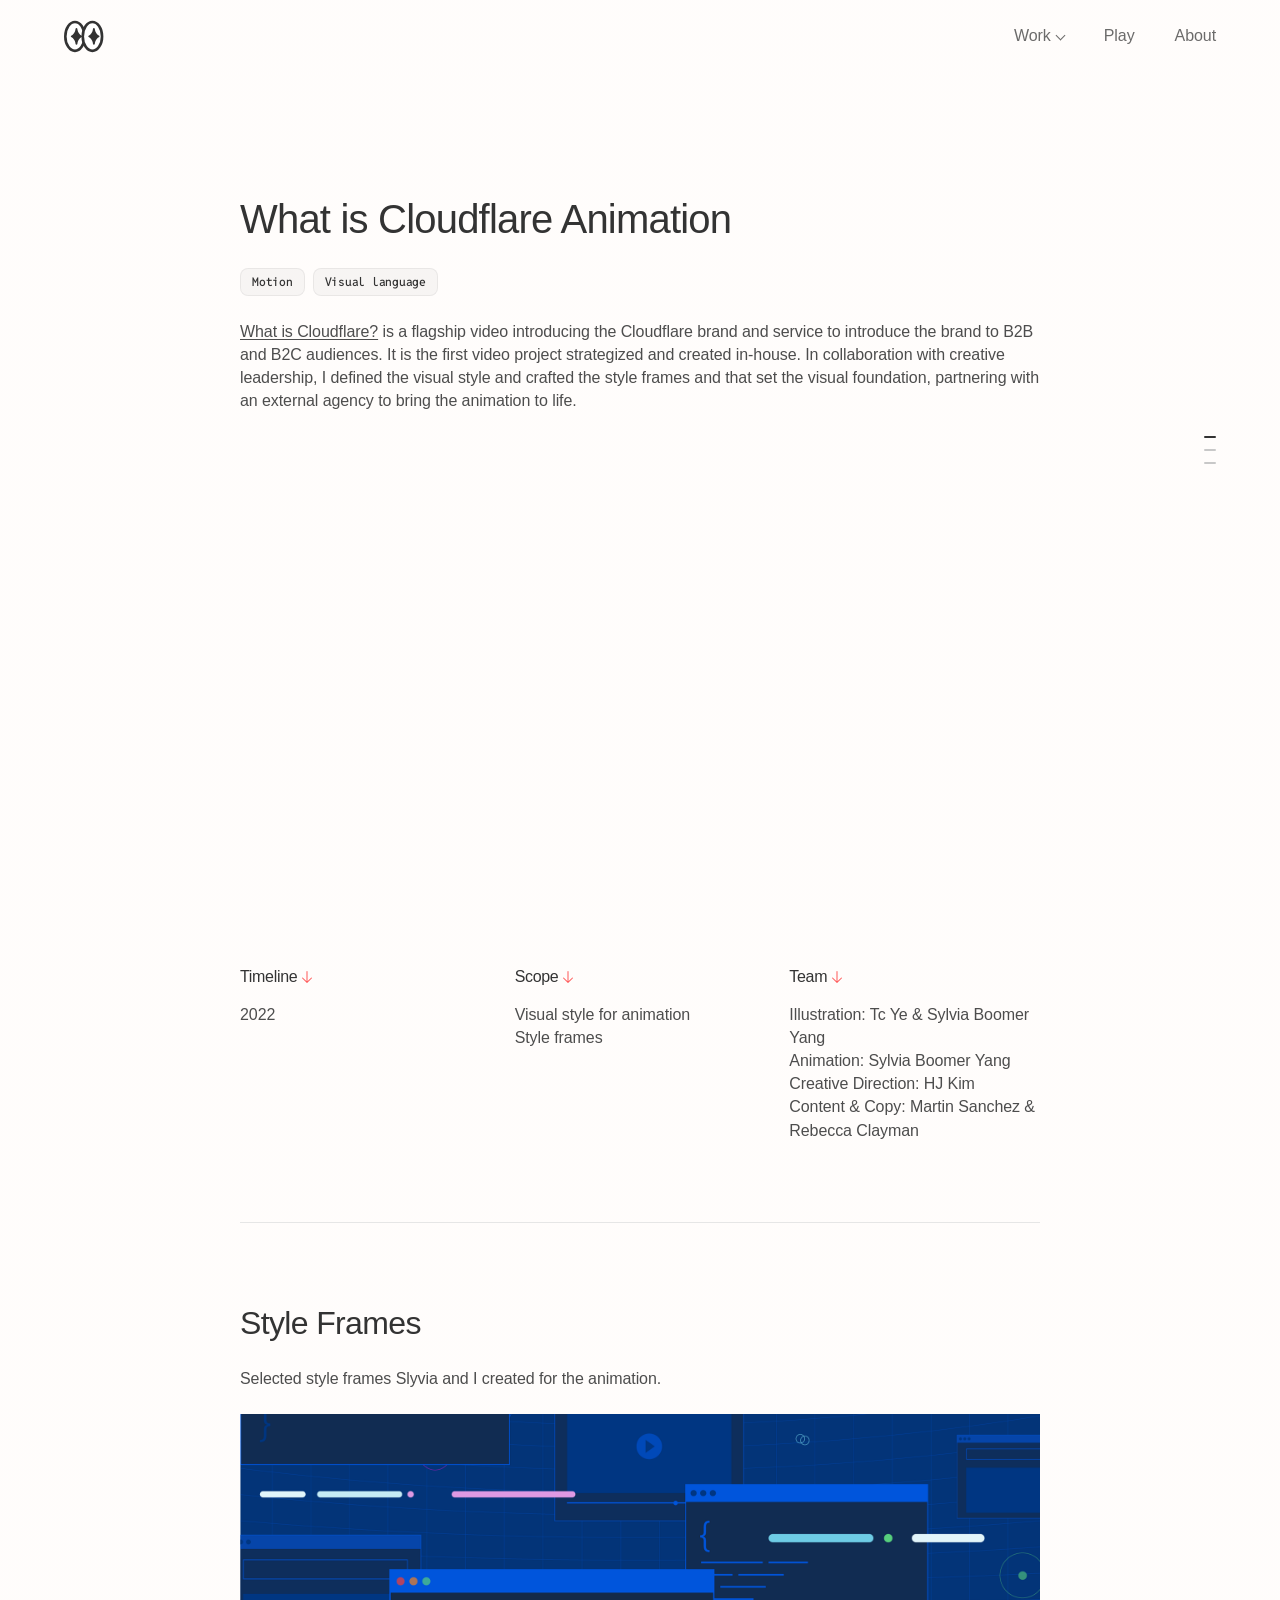
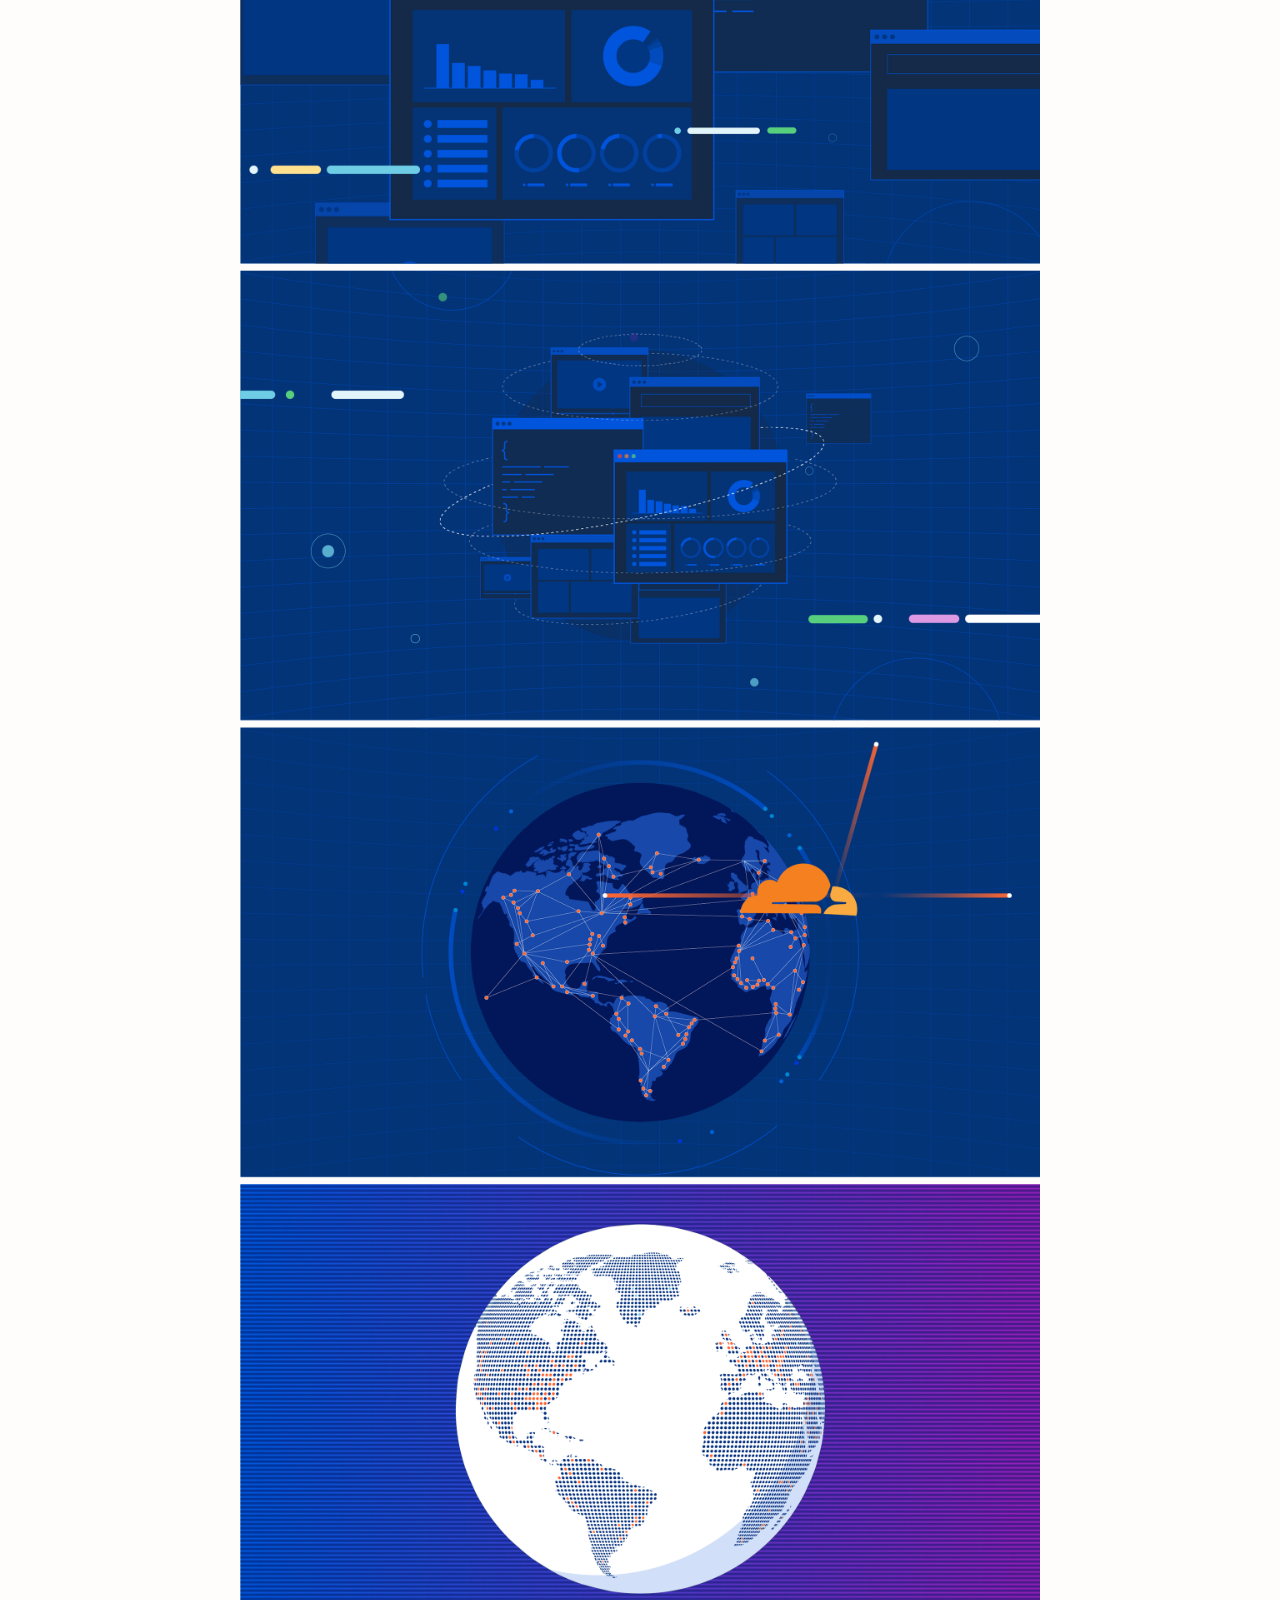
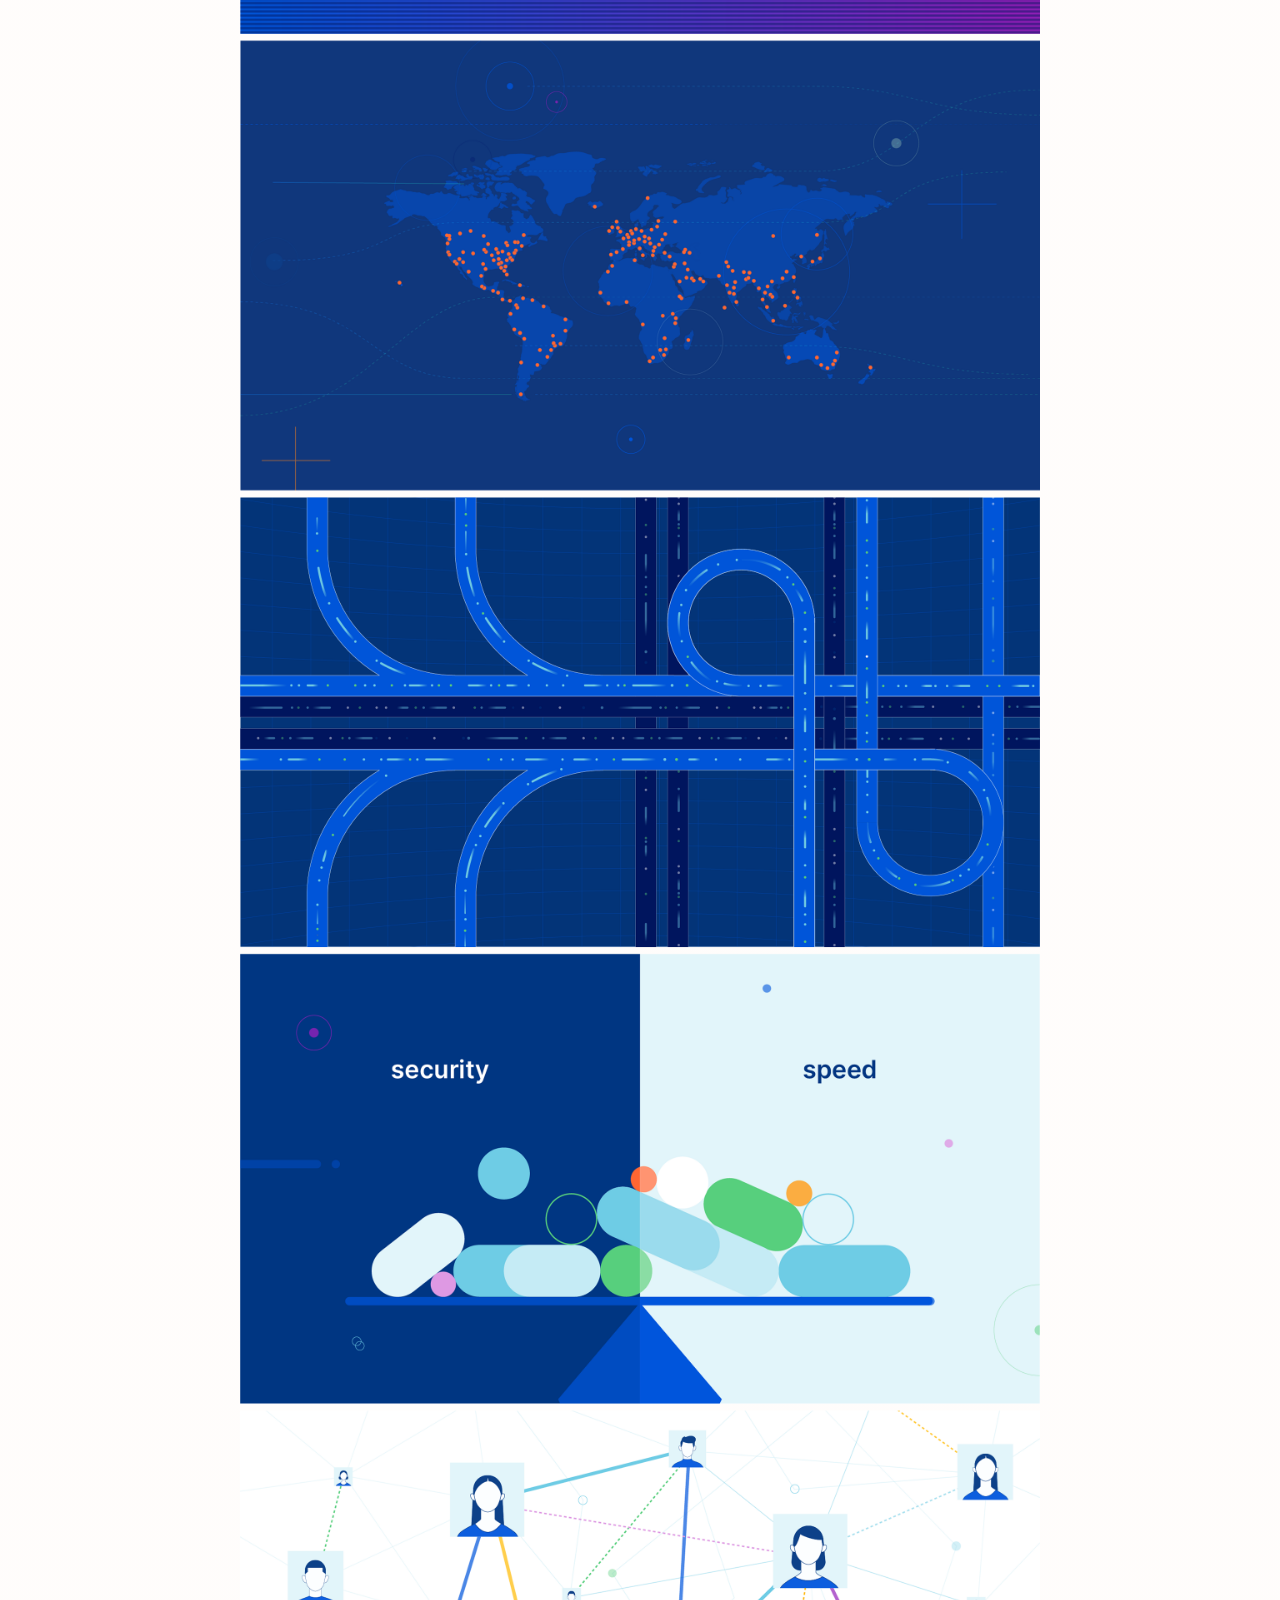
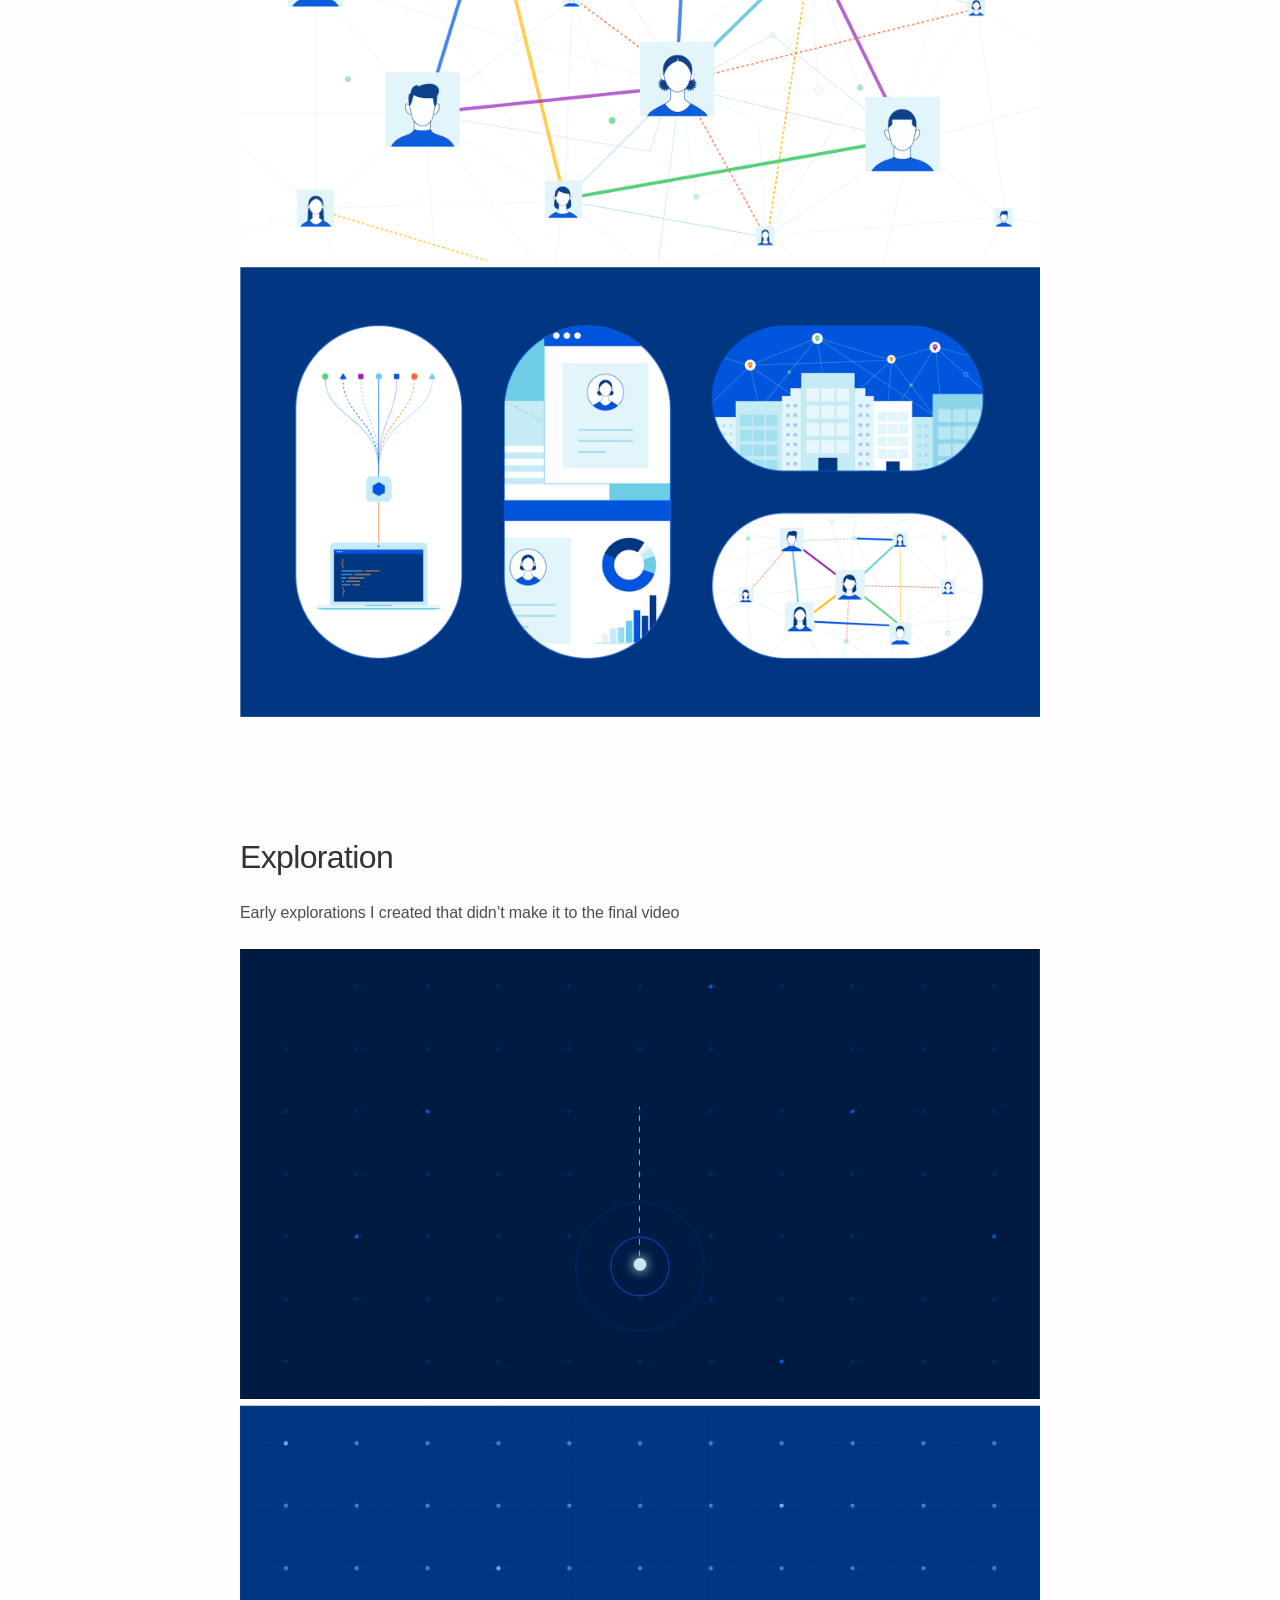
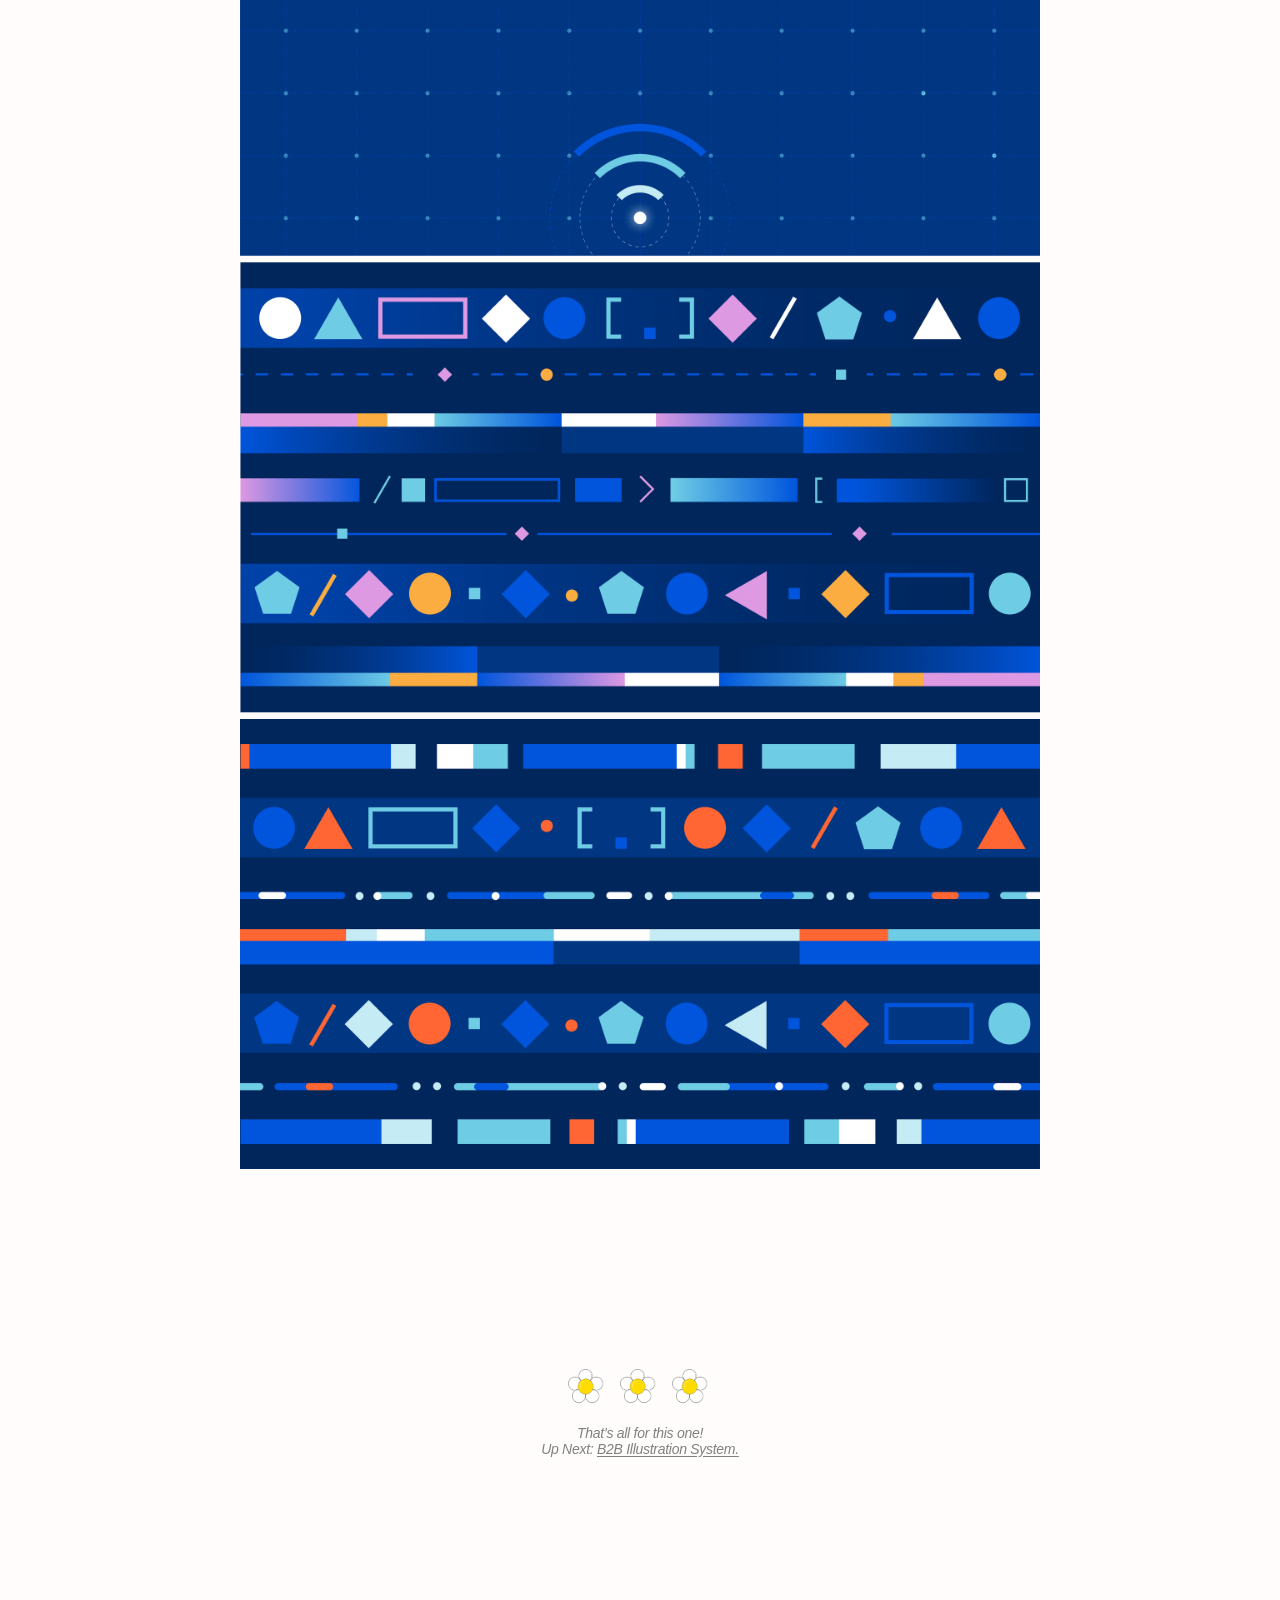
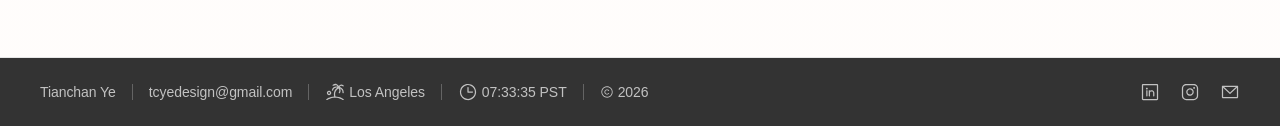
<file: projects/what-is-cloudflare.html>
<!DOCTYPE html>
<html lang="en">
<head>
    <meta charset="UTF-8">
    <meta name="viewport" content="width=device-width, initial-scale=1.0, viewport-fit=cover">
    <meta name="description" content="What is Cloudflare Animation — case study by Tc.">
    <meta property="og:type" content="website">
    <meta property="og:site_name" content="Tc">
    <meta property="og:url" content="https://tcyedesign.com/projects/what-is-cloudflare.html">
    <meta property="og:title" content="What is Cloudflare Animation — Tc">
    <meta property="og:description" content="What is Cloudflare Animation — case study by Tc.">
    <meta property="og:image" content="https://tcyedesign.com/assets/og-image.png">
    <meta property="og:image:width" content="1200">
    <meta property="og:image:height" content="1200">
    <meta name="twitter:card" content="summary_large_image">
    <meta name="twitter:title" content="What is Cloudflare Animation — Tc">
    <meta name="twitter:description" content="What is Cloudflare Animation — case study by Tc.">
    <meta name="twitter:image" content="https://tcyedesign.com/assets/og-image.png">
    <link rel="icon" href="../assets/icons/favicon.svg?v=favicon-transparent-20260805" type="image/svg+xml">
    <link rel="icon" href="../assets/icons/favicon-32.png?v=favicon-transparent-20260805" type="image/png" sizes="32x32">
    <link rel="shortcut icon" href="../favicon.ico?v=favicon-transparent-20260805">
    <link rel="apple-touch-icon" href="../assets/icons/apple-touch-icon.png?v=favicon-transparent-20260805">
    <link rel="preconnect" href="https://fonts.googleapis.com">
    <link rel="preconnect" href="https://fonts.gstatic.com" crossorigin>
    <link href="https://fonts.googleapis.com/css2?family=Capriola&family=Google+Sans+Flex:ital,opsz,wght@0,6..144,400;0,6..144,500;0,6..144,600;0,6..144,700;1,6..144,400&family=Reddit+Mono:wght@400;500&display=swap" rel="stylesheet">
    <link rel="stylesheet" href="../css/tokens.css?v=titles-medium-20260911">
    <link rel="stylesheet" href="../css/styles.css?v=progress-pill-20260912">
    <title>What is Cloudflare Animation — Tc</title>
    <style>
      /* Figma Project 4 — Animation: square media frames (override shared 16px) */
      body .project-page.case-study .case-media,
      body .project-page.case-study .case-header .case-media,
      body .project-page.case-study .case-media img {
        border-radius: 0 !important;
      }

      body .project-page.case-study .case-header .case-media--video {
        aspect-ratio: 16 / 9;
      }

      body .project-page.case-study .case-media--video iframe {
        display: block;
        width: 100%;
        height: 100%;
        border: 0;
      }
    </style>
</head>
<body>
    <div class="page">
        <header class="site-header" data-site-header></header>

        <article class="project-page case-study">

            <header class="case-header">
                <h1>What is Cloudflare Animation</h1>
                <div class="tag-group">
                    <span class="chip">Motion</span>
                    <span class="chip">Visual language</span>
                </div>
                <p><a class="case-ext-link" href="https://www.cloudflare.com/what-is-cloudflare/" target="_blank" rel="noopener noreferrer">What is Cloudflare?</a> is a flagship video introducing the Cloudflare brand and service to introduce the brand to B2B and B2C audiences. It is the first video project strategized and created in-house. In collaboration with creative leadership, I defined the visual style and crafted the style frames and that set the visual foundation, partnering with an external agency to bring the animation to life.</p>
                <figure class="case-figure">
                    <div class="case-media case-media--video">
                        <iframe
                            src="https://www.youtube-nocookie.com/embed/XHvmX3FhTwU"
                            title="What is Cloudflare Animation"
                            allow="accelerometer; autoplay; clipboard-write; encrypted-media; gyroscope; picture-in-picture; web-share"
                            allowfullscreen
                            loading="lazy"
                        ></iframe>
                    </div>
                </figure>
            </header>
            <dl class="case-meta">
                <div>
                    <dt>Timeline <img src="../assets/icons/arrow-down.svg" alt="" width="16" height="16"></dt>
                    <dd>2022</dd>
                </div>
                <div>
                    <dt>Scope <img src="../assets/icons/arrow-down.svg" alt="" width="16" height="16"></dt>
                    <dd>Visual style for animation<br>
Style frames</dd>
                </div>
                <div>
                    <dt>Team <img src="../assets/icons/arrow-down.svg" alt="" width="16" height="16"></dt>
                    <dd>Illustration: Tc Ye &amp; Sylvia Boomer Yang<br>
Animation: Sylvia Boomer Yang<br>
Creative Direction: HJ Kim<br>
Content &amp; Copy: Martin Sanchez &amp; Rebecca Clayman</dd>
                </div>
            </dl>
            <section class="case-section">
                <h2>Style Frames</h2>
                <p>Selected style frames Slyvia and I created for the animation.</p>
                <figure class="case-figure">
                    <div class="case-media">
                        <img src="../assets/projects/animation/style-frames.png" alt="Selected style frames" loading="lazy">
                    </div>
                </figure>
            </section>
            <section class="case-section">
                <h2>Exploration</h2>
                <p>Early explorations I created that didn’t make it to the final video</p>
                <figure class="case-figure">
                    <div class="case-media">
                        <img src="../assets/projects/animation/exploration.png" alt="Early explorations" loading="lazy">
                    </div>
                </figure>
            </section>


            <a class="case-next" href="b2b-illustration-system.html">
                <div class="case-next-flowers" aria-hidden="true">
                    <div class="case-next-flower">
                        <img class="case-next-flower-bloom" src="../assets/hero/v2/flower-bloom.webp?v=case-next-flower-20260805" alt="" width="41" height="40" decoding="async">
                        <img class="case-next-flower-center" src="../assets/hero/v2/flower-center.svg?v=case-next-flower-20260805" alt="" width="41" height="40" decoding="async">
                    </div>
                    <div class="case-next-flower">
                        <img class="case-next-flower-bloom" src="../assets/hero/v2/flower-bloom.webp?v=case-next-flower-20260805" alt="" width="41" height="40" decoding="async">
                        <img class="case-next-flower-center" src="../assets/hero/v2/flower-center.svg?v=case-next-flower-20260805" alt="" width="41" height="40" decoding="async">
                    </div>
                    <div class="case-next-flower">
                        <img class="case-next-flower-bloom" src="../assets/hero/v2/flower-bloom.webp?v=case-next-flower-20260805" alt="" width="41" height="40" decoding="async">
                        <img class="case-next-flower-center" src="../assets/hero/v2/flower-center.svg?v=case-next-flower-20260805" alt="" width="41" height="40" decoding="async">
                    </div>
                </div>
                <p>That’s all for this one!</p>
                <p>Up Next: <span class="case-next-title">B2B Illustration System.</span></p>
            </a>
        </article>

        <footer class="site-footer" data-site-footer></footer>
    </div>
    <script src="../js/site-chrome.js?v=watermark-case-20260927" data-base="../"></script>
    <script src="../js/case-progress.js?v=work-nav-medium-20260817"></script>
</body>
</html>
</file>
<file: css/tokens.css>
/**
 * Design tokens — Portfolio-2026
 * Source: Figma Hl0bLM3P7zlajkoFtyNDTm (Work + project frames)
 */

:root {
  /* ——— Color primitives ——— */
  --color-white: #ffffff;
  --color-cream: #fff6ec;
  --color-note: #fffbde;
  --color-peach: #ffd4b8;
  --color-tape: #fedc00;
  --color-hat: #fbad41;
  --color-hat-stripe: #ea8800;
  --color-orange: #ff873f;
  --color-pom: #ea5400;
  --color-accent: #ff5959;
  --color-outline: #c38d6d;
  --color-brow: #a26e51;
  /* Figma Black styles */
  --color-black-strong: #333333;
  --color-black-normal: #4d4d4d;
  --color-black-subtle: #808080;
  --color-black-border: #e6e6e6;
  --color-black-background: #f7f7f7;

  --color-ink: var(--color-black-strong);
  --color-body: var(--color-black-normal);
  --color-muted: var(--color-black-subtle);
  --color-charcoal: #3a3a3a;
  --color-project-fill: #e8e0dc;
  --color-seal: #14b2ff;

  /* ——— Color semantic ——— */
  --bg: var(--color-cream);
  --bg-soft: color-mix(in srgb, var(--color-cream) 20%, transparent);
  --surface: var(--color-white);
  /* Text: only Black strong / normal / subtle — no navy */
  --text: var(--color-black-strong);
  --text-strong: var(--color-black-strong);
  --text-ink: var(--color-black-strong);
  --text-body: var(--color-black-normal);
  --text-muted: var(--color-black-subtle);
  --text-80: var(--color-black-normal);
  --text-66: var(--color-black-subtle);
  --text-accent: var(--color-accent);
  --border: var(--color-black-border);
  --chip: var(--color-black-background);
  --accent: var(--color-accent);
  --note: var(--color-note);
  --note-border: color-mix(in srgb, var(--color-outline) 60%, transparent);
  --note-divider: color-mix(in srgb, var(--color-outline) 60%, transparent);
  --note-shadow: color-mix(in srgb, var(--color-orange) 20%, transparent);
  --outline: color-mix(in srgb, var(--color-outline) 60%, transparent);
  --dog-peach: color-mix(in srgb, var(--color-peach) 60%, transparent);
  --hat-pom: var(--color-pom);
  --project-placeholder: var(--color-project-fill);

  /* ——— Typography primitives ——— */
  --font-sans: "Google Sans Flex", sans-serif;
  --font-display: "Capriola", sans-serif;
  --font-mono: "Reddit Mono", monospace;
  --font-weight-light: 300;
  --font-weight-regular: 400;
  --font-weight-medium: 500;
  /* Site uses Medium only — keep token name for legacy refs, resolve to 500 */
  --font-weight-semibold: var(--font-weight-medium);
  --font-weight-bold: var(--font-weight-medium);

  /* ——— Text styles (from Figma Google Sans Flex) ——— */

  /* Hero title — 64 Medium / -1.28 */
  --text-hero-size: clamp(40px, 4.5vw, 64px);
  --text-hero-weight: var(--font-weight-medium);
  --text-hero-line: 1.19;
  --text-hero-tracking: -1.28px;

  /* Name accent (Tc) — Capriola Medium / -2% */
  --text-name-family: var(--font-display);
  --text-name-weight: var(--font-weight-medium);
  --text-name-tracking: -0.8px;

  /* Page title (project h1) — 40 Medium / -0.8 / lh ~1.252 */
  --text-display-size: 40px;
  --text-display-weight: var(--font-weight-medium);
  --text-display-line: 1.252;
  --text-display-tracking: -0.8px;

  /* Section header (h2) — 32 Medium / -0.64 / lh ~1.252 */
  --text-title-lg-size: 32px;
  --text-title-lg-weight: var(--font-weight-medium);
  --text-title-lg-line: 1.252;
  --text-title-lg-tracking: -0.64px;

  /* Subhead / project card title — 24 Medium / -0.48 / lh ~1.252 */
  --text-title-md-size: 24px;
  --text-title-md-weight: var(--font-weight-medium);
  --text-title-md-line: 1.252;
  --text-title-md-tracking: -0.48px;

  /* Hero / section intro — 20 Regular / -0.4 / lh 1.4 */
  --text-body-lg-size: 20px;
  --text-body-lg-weight: var(--font-weight-regular);
  --text-body-lg-line: 1.4;
  --text-body-lg-tracking: -0.4px;

  /* Body — 16 Regular / -0.08 / lh ~1.45 */
  --text-body-size: 16px;
  --text-body-weight: var(--font-weight-regular);
  --text-body-line: 1.45;
  --text-body-tracking: -0.08px;

  /* Label / meta / callout / nav — 16 Medium / -0.32 */
  --text-label-size: 16px;
  --text-label-weight: var(--font-weight-medium);
  --text-label-line: 1.252;
  --text-label-tracking: -0.32px;

  /* Nav alias (same as label) */
  --text-nav-size: var(--text-label-size);
  --text-nav-weight: var(--text-label-weight);
  --text-nav-tracking: -0.08px;

  /* Image caption — 14 Regular Italic / -0.28 */
  --text-caption-size: 14px;
  --text-caption-weight: var(--font-weight-regular);
  --text-caption-style: italic;
  --text-caption-line: 1.252;
  --text-caption-tracking: -0.28px;

  /* Chip / footnote — 14 Medium / -0.28 */
  --text-footnote-size: 14px;
  --text-footnote-weight: var(--font-weight-medium);
  --text-footnote-tracking: -0.28px;

  /* Phase tag — 12 Regular / -0.24 */
  --text-tag-size: 12px;
  --text-tag-weight: var(--font-weight-regular);
  --text-tag-tracking: -0.24px;

  /* Figma text style “Note” — 14 Italic / -2% (~-0.28) / Black normal */
  --text-note-size: 14px;
  --text-note-weight: var(--font-weight-regular);
  --text-note-style: italic;
  --text-note-line: normal;
  --text-note-tracking: -0.28px;

  --max: 1440px;
  /* Sticky header: py 20 + logo (40 × 32/39) + 1px border */
  --site-header-height: calc(40px + (40px * 32 / 39) + 1px);
}

/* ——— Text style utilities ——— */
.text-hero {
  font-family: var(--font-sans);
  font-size: var(--text-hero-size);
  font-weight: var(--text-hero-weight);
  line-height: var(--text-hero-line);
  letter-spacing: var(--text-hero-tracking);
}

.text-name {
  font-family: var(--text-name-family);
  font-weight: var(--text-name-weight);
  letter-spacing: var(--text-name-tracking);
  color: var(--text-accent);
}

.text-display {
  font-family: var(--font-sans);
  font-size: var(--text-display-size);
  font-weight: var(--text-display-weight);
  line-height: var(--text-display-line);
  letter-spacing: var(--text-display-tracking);
  color: var(--text-strong);
}

.text-title-lg {
  font-family: var(--font-sans);
  font-size: var(--text-title-lg-size);
  font-weight: var(--text-title-lg-weight);
  line-height: var(--text-title-lg-line);
  letter-spacing: var(--text-title-lg-tracking);
  color: var(--text-strong);
}

.text-title-md {
  font-family: var(--font-sans);
  font-size: var(--text-title-md-size);
  font-weight: var(--text-title-md-weight);
  line-height: var(--text-title-md-line);
  letter-spacing: var(--text-title-md-tracking);
  color: var(--text-strong);
}

.text-body-lg {
  font-family: var(--font-sans);
  font-size: var(--text-body-lg-size);
  font-weight: var(--text-body-lg-weight);
  line-height: var(--text-body-lg-line);
  letter-spacing: var(--text-body-lg-tracking);
  color: var(--text-body);
}

.text-body {
  font-family: var(--font-sans);
  font-size: var(--text-body-size);
  font-weight: var(--text-body-weight);
  line-height: var(--text-body-line);
  letter-spacing: var(--text-body-tracking);
  color: var(--text-body);
}

.text-label {
  font-family: var(--font-sans);
  font-size: var(--text-label-size);
  font-weight: var(--text-label-weight);
  line-height: var(--text-label-line);
  letter-spacing: var(--text-label-tracking);
  color: var(--text-strong);
}

.text-nav {
  font-family: var(--font-sans);
  font-size: var(--text-nav-size);
  font-weight: var(--text-nav-weight);
  letter-spacing: var(--text-nav-tracking);
  text-transform: capitalize;
}

.text-caption {
  font-family: var(--font-sans);
  font-size: var(--text-caption-size);
  font-weight: var(--text-caption-weight);
  font-style: var(--text-caption-style);
  line-height: var(--text-caption-line);
  letter-spacing: var(--text-caption-tracking);
  color: var(--text-muted);
}

.text-footnote {
  font-family: var(--font-sans);
  font-size: var(--text-footnote-size);
  font-weight: var(--text-footnote-weight);
  letter-spacing: var(--text-footnote-tracking);
  color: var(--text-strong);
}

/* Figma “Note” — Google Sans Flex Italic 14 / Black normal (#4d4d4d) */
.text-note {
  font-family: var(--font-sans);
  font-size: var(--text-note-size);
  font-weight: var(--text-note-weight);
  font-style: var(--text-note-style);
  line-height: var(--text-note-line);
  letter-spacing: var(--text-note-tracking);
  color: var(--color-black-normal);
}
</file>
<file: css/styles.css>
* {
  box-sizing: border-box;
}

html {
  scroll-behavior: smooth;
  /* Clip sideways overflow WITHOUT creating a scrollport.
     `overflow-x: hidden` forces overflow-y to `auto`, which breaks
     `position: sticky` on the site header (hide/show-on-scroll-up).
     `clip` still blocks horizontal bleed but keeps sticky working. */
  overflow-x: clip;
  max-width: 100%;
  min-height: 100%;
  /* Overscroll / rubber-band below footer matches footer fill (not bare white). */
  background-color: var(--color-black-strong, #333);
}

/* Pulling the home hero down reveals the root background above the page.
   Paint the top of the viewport with the hero fill (#fff9f5). The bottom
   stays footer-dark so the bounce under the footer does not turn cream. */
@media (min-width: 701px) {
  html:has(.hero-band) {
    background-image: linear-gradient(#fff9f5, #fff9f5);
    background-repeat: no-repeat;
    background-size: 100% 50vh;
    background-position: top center;
    background-attachment: fixed;
  }
}

body {
  margin: 0;
  width: 100%;
  max-width: 100%;
  min-height: 100%;
  min-height: 100dvh;
  overflow-x: clip;
  overscroll-behavior-x: none;
  font-family: var(--font-sans);
  background:
    linear-gradient(90deg, rgba(255, 243, 236, 0.2), rgba(255, 243, 236, 0.2)),
    #fff;
  color: var(--text-body);
  -webkit-font-smoothing: antialiased;
}

img {
  display: block;
  max-width: 100%;
}

a {
  color: inherit;
  text-decoration: none;
}

.page {
  position: relative;
  display: flex;
  flex-direction: column;
  width: 100%;
  max-width: var(--max);
  margin: 0 auto;
  min-height: 100%;
  min-height: 100dvh;
  /* Do NOT set overflow-x here — it forces overflow-y to auto and breaks sticky header. */
}

/* Header — Figma 647:3104: py 20 / px 64
   Full-bleed breakout (same technique as `.hero-band`).
   Non-home pages: page wash (#fff + 20% #FFF3EC) + underline.
   Home (over hero only): #FFFAF7 + noise tile. Past hero: same page wash.
   Underline: only when scrolled from top (scrollY > 0), site-wide.
   Auto-hide: translateY(-100%) on scroll down; restore on scroll up. */
.site-header {
  position: sticky;
  top: 0;
  z-index: 100;
  display: flex;
  align-items: center;
  justify-content: space-between;
  width: 100vw;
  margin-left: calc(50% - 50vw);
  padding: 20px 64px;
  /* Default = page body wash (Play / About / project pages). Home overrides below. */
  background-color: #fff;
  background-image: linear-gradient(
    90deg,
    rgba(255, 243, 236, 0.2),
    rgba(255, 243, 236, 0.2)
  );
  border-bottom: 1px solid transparent;
  transform: translateY(0);
  transition:
    transform 0.28s ease,
    background-color 0.2s ease,
    border-color 0.2s ease,
    background-image 0.2s ease;
  will-change: transform;
}

/* Underline once the page has left the very top — matches .hero-band (#e6e6e6) */
.site-header.is-scrolled {
  border-bottom-color: var(--border);
}

/* Home default while header overlaps the hero band */
.site-header.is-home-hero {
  /* Figma 848:7376 Noise — #FFF9F5 + fractalNoise tile (rgba(56,56,56,0.2)) */
  background-color: #fff9f5;
  background-image: url("../assets/hero/v2/hero-noise.png?v=figma-848-7376-20260809");
  background-repeat: repeat;
  background-size: 400px 400px;
}

.site-header.is-hidden {
  transform: translateY(-100%);
}

/* Match page body wash once past the home hero (same as default non-home) */
.site-header.is-past-hero {
  background-color: #fff;
  background-image: linear-gradient(
    90deg,
    rgba(255, 243, 236, 0.2),
    rgba(255, 243, 236, 0.2)
  );
}

@media (prefers-reduced-motion: reduce) {
  .site-header {
    transition: none;
  }
}

.logo {
  display: inline-flex;
  align-items: center;
  justify-content: center;
  flex-shrink: 0;
  width: 40px;
  aspect-ratio: 39 / 32;
  height: auto;
  line-height: 0;
}

.logo img,
.logo-eyes {
  display: block;
  width: 100%;
  height: 100%;
  object-fit: contain;
  object-position: center;
  overflow: visible;
}

.logo-eye {
  transform-box: fill-box;
  transform-origin: center;
  transform: translateY(0);
}

@keyframes logo-eye-bounce {
  0%,
  100% {
    transform: translateY(0);
  }
  35% {
    transform: translateY(-2.5px);
  }
  60% {
    transform: translateY(0.6px);
  }
  80% {
    transform: translateY(-0.4px);
  }
}

.logo:hover .logo-eye--left,
.logo:focus-visible .logo-eye--left {
  animation: logo-eye-bounce 0.5s cubic-bezier(0.34, 1.3, 0.64, 1);
}

.logo:hover .logo-eye--right,
.logo:focus-visible .logo-eye--right {
  animation: logo-eye-bounce 0.5s cubic-bezier(0.34, 1.3, 0.64, 1) 0.07s;
}

@media (prefers-reduced-motion: reduce) {
  .logo:hover .logo-eye,
  .logo:focus-visible .logo-eye {
    animation: none;
  }
}

.nav-cluster {
  display: flex;
  align-items: center;
  margin-left: auto;
}

.nav {
  display: flex;
  align-items: center;
  gap: 40px;
  font-size: var(--text-nav-size);
  font-weight: var(--text-nav-weight);
  letter-spacing: var(--text-nav-tracking);
  line-height: var(--text-label-line);
  text-transform: capitalize;
  color: var(--text-strong);
}

.nav a {
  opacity: 0.72;
  font-weight: inherit;
  transition: opacity 0.2s ease, font-weight 0.2s ease;
}

.nav a:hover {
  opacity: 1;
}

.nav-item--work {
  position: relative;
  display: flex;
  align-items: center;
}

.nav-work-trigger {
  display: inline-flex;
  align-items: center;
  gap: 6px;
}

.nav-item--work:hover .nav-work-trigger,
.nav-item--work:focus-within .nav-work-trigger {
  opacity: 1;
}

.nav-work-trigger::after {
  content: "";
  width: 6px;
  height: 6px;
  margin-top: -2px;
  border-right: 1.5px solid currentColor;
  border-bottom: 1.5px solid currentColor;
  transform: rotate(45deg);
  transition: transform 0.2s ease;
}

.nav-item--work:hover .nav-work-trigger::after,
.nav-item--work:focus-within .nav-work-trigger::after {
  margin-top: 2px;
  transform: rotate(225deg);
}

/* Invisible hover bridge (padding-top) so the gap doesn't close the menu. */
.nav-work-menu {
  position: absolute;
  top: 100%;
  left: 0;
  z-index: 130;
  padding-top: 12px;
  width: max-content;
  visibility: hidden;
  opacity: 0;
  pointer-events: none;
  text-transform: none;
}

.nav-item--work:hover .nav-work-menu,
.nav-item--work:focus-within .nav-work-menu {
  visibility: visible;
  opacity: 1;
  pointer-events: auto;
}

.nav-work-panel {
  display: flex;
  flex-direction: column;
  align-items: stretch;
  gap: 2px;
  width: max-content;
  padding: 8px;
  border: 1px solid var(--border);
  border-radius: 16px;
  background: #fff;
  box-shadow:
    0 4px 4px -4px rgba(12, 12, 13, 0.05),
    0 16px 32px -4px rgba(12, 12, 13, 0.1);
}

.nav-work-menu a {
  display: block;
  margin: 0;
  padding: 8px 12px;
  border-radius: 10px;
  font-family: var(--font-sans);
  font-size: 14px;
  font-weight: var(--font-weight-medium);
  letter-spacing: -0.28px;
  line-height: 1.3;
  color: var(--text-strong);
  opacity: 1;
  text-transform: none;
  white-space: nowrap;
  background: transparent;
  transition: background-color 0.15s ease;
}

.nav-work-menu a:hover,
.nav-work-menu a:focus-visible,
.nav-work-menu a:active {
  opacity: 1;
  background: #f7f7f7;
}

.nav-work-label {
  margin: 6px 12px 8px;
  font-family: var(--font-sans);
  font-size: 11px;
  font-weight: var(--font-weight-medium);
  letter-spacing: -0.12px;
  line-height: 1.3;
  color: var(--text-muted);
  text-transform: none;
  white-space: nowrap;
}

.nav-work-sep {
  height: 1px;
  margin: 6px 12px;
  background: var(--border);
}

@media (max-width: 700px) {
  .nav-work-trigger::after,
  .nav-work-menu {
    display: none;
  }
}

/* Desktop: text tabs. Mobile: Phosphor list icon opens overflow menu. */
.nav-menu-toggle {
  display: none;
  align-items: center;
  justify-content: center;
  width: 40px;
  height: 40px;
  margin: 0;
  padding: 0;
  border: 0;
  border-radius: 8px;
  background: transparent;
  cursor: pointer;
  color: var(--text-strong);
  flex-shrink: 0;
}

.nav-menu-toggle .nav-menu-icon {
  display: block;
  width: 32px;
  height: 32px;
}

.nav-menu-toggle:focus-visible {
  outline: 2px solid var(--accent);
  outline-offset: 2px;
}

.mode-toggle {
  display: inline-flex;
  align-items: center;
  justify-content: center;
  width: 28px;
  height: 28px;
  padding: 4px;
  border: 0;
  border-radius: 100px;
  background: transparent;
  cursor: default;
  opacity: 0.72;
}

.mode-toggle img {
  width: 20px;
  height: 20px;
}

.project-link {
  display: block;
  color: inherit;
  -webkit-user-drag: none;
}

.project-link:focus-visible {
  outline: 2px solid var(--accent);
  outline-offset: 6px;
  border-radius: 16px;
}

/* Title links keep underline-free look; body copy stays outside anchors for selection */
.project-title-link {
  color: inherit;
  text-decoration: none;
}

.project-title-link:hover,
.project-title-link:focus-visible {
  color: inherit;
}

/* Hero */
/* Full-bleed background band: breaks out of `.page`'s max-width so the
   hero's background color spans the entire viewport width, while `.hero`
   itself keeps the exact same effective width/position (via max-width +
   auto margins) so its content and absolutely-positioned decorations are
   unaffected. */
.hero-band {
  position: relative;
  /* Above .section-product (also z-index 2) so overhanging flower/arrow stay tappable */
  z-index: 3;
  /* 100vw breakout; overflow-x clip so flower/arrow overhang can't widen the page */
  width: 100vw;
  max-width: 100vw;
  margin-left: calc(50% - 50vw);
  /* Sit under the sticky header so hide/show-on-scroll never flashes body white
     between nav and hero (header still occupies flow height above this band). */
  margin-top: calc(-1 * var(--site-header-height));
  padding-top: var(--site-header-height);
  /* Figma 848:7376 Noise — #FFF9F5 + fractalNoise tile (rgba(56,56,56,0.2)) */
  background-color: #fff9f5;
  background-image: url("../assets/hero/v2/hero-noise.png?v=figma-848-7376-20260809");
  background-repeat: repeat;
  background-size: 400px 400px;
  border-bottom: 1px solid var(--border);
  overflow-x: clip;
  overflow-y: visible;
}

/* Keep ::after free for stacking. */
.hero-band::after {
  content: none;
}

.hero-credit {
  position: absolute;
  left: 0;
  right: 0;
  bottom: 16px;
  z-index: 3;
  margin: 0;
  padding: 0 24px;
  text-align: center;
  font-family: var(--font-mono);
  font-size: 12px;
  font-weight: var(--font-weight-regular);
  line-height: 1.3;
  letter-spacing: 0;
  color: var(--color-black-subtle);
  pointer-events: auto;
  -webkit-user-select: text;
  user-select: text;
}

.hero-credit-link {
  position: relative;
  color: inherit;
  text-decoration: underline;
  text-underline-offset: 2px;
}

.hero-credit-link::before {
  content: "";
  position: absolute;
  left: -0.08em;
  right: -0.08em;
  top: 0.05em;
  bottom: 0;
  border-radius: 2px;
  background-color: rgba(254, 220, 0, 0.45);
  mix-blend-mode: multiply;
  opacity: 0;
  transition: opacity 0.2s ease;
  pointer-events: none;
}

.hero-credit-link:hover::before,
.hero-credit-link:focus-visible::before {
  opacity: 1;
}

.hero-credit-link:hover,
.hero-credit-link:focus-visible {
  outline: none;
}

.hero {
  position: relative;
  z-index: 2;
  display: flex;
  align-items: center;
  justify-content: center;
  gap: 80px;
  min-height: 0;
  max-width: var(--max);
  margin: 0 auto;
  padding: 160px 240px 200px;
  overflow: visible;
  /* Empty hero box / overflows don't steal clicks from Featured / Craft below */
  pointer-events: none;
}

.hero > .hero-copy,
.hero > .hero-visual,
.hero > .hero-note {
  pointer-events: auto;
}

.hero > .hero-deco {
  pointer-events: none;
}

.hero-deco {
  position: absolute;
  pointer-events: none;
  z-index: 1;
  display: block;
  max-width: none;
}

/* Stars near dog sit above the dog SVG's transparent bbox */
.hero-star-a,
.hero-star-b,
.hero-star-c,
.hero-star-d {
  will-change: translate;
}

.hero-star-b,
.hero-star-c,
.hero-star-d {
  z-index: 6;
  transform-origin: center;
}

@keyframes hero-star-twinkle {
  0%,
  100% {
    opacity: 1;
    scale: 1;
  }
  50% {
    opacity: 0.2;
    scale: 0.5;
  }
}

.hero-star-b.is-twinkling,
.hero-star-c.is-twinkling,
.hero-star-d.is-twinkling {
  animation: hero-star-twinkle 0.4s ease-in-out;
}

@media (prefers-reduced-motion: reduce) {
  .hero-star-b.is-twinkling,
  .hero-star-c.is-twinkling,
  .hero-star-d.is-twinkling {
    animation: none;
  }
}

/* Figma hero (650:3991) absolute coords in 1440 frame — asset freeze */
.hero-cloud {
  left: -26px;
  top: 61px;
  width: 148px;
  height: 90px;
  will-change: translate;
}

.hero-cloud-2 {
  /* Pin to right edge (Figma 1354/104 in 1440 → right: 1440-1354-104 = -18) */
  left: auto;
  right: -18px;
  top: 240px;
  width: 104px;
  height: 63px;
  transform: rotate(2.67deg);
  will-change: translate;
}

.hero-arrow-path {
  left: 975px;
  top: -35px;
  width: 257px;
  height: 240px;
  z-index: 4;
  will-change: translate;
}

/* Outline star — right of copy / arrow end (Figma Star 1 @ 1203,145 / 48) */
.hero-star-a {
  left: 1203px;
  top: 145px;
  width: 48px;
  height: 48px;
}

/*
 * Dog-orbit stars — Figma § (647:3105) vs Asset_Dog origin (277.57, 80).
 * Positioned as % of .hero-visual (339×388, was 308×353 / 280×321) so they stay
 * dog-relative when the slot scales at narrower breakpoints. Sizes use
 * width% + aspect-ratio so squares stay square as the frame shrinks.
 * Denominators keep the original Figma design-space ratios.
 *
 * Star 2 yellow @ (235.73,173.32)/40 → (-41.84, 93.32)
 * Star 3 outline @ (340.07, 45.22)/20 → ( 62.50,-34.78)
 * Star 4 outline @ (545.86,331.24)/20 → (268.29,251.24)
 */
.hero-star-b {
  left: calc(100% * -41.84 / 280);
  top: calc(100% * 93.32 / 321);
  width: calc(100% * 40 / 280);
  height: auto;
  aspect-ratio: 1;
}

.hero-star-c {
  left: calc(100% * 62.5 / 280);
  top: calc(100% * -34.78 / 321);
  width: calc(100% * 20 / 280);
  height: auto;
  aspect-ratio: 1;
}

.hero-star-d {
  left: calc(100% * 268.29 / 280);
  top: calc(100% * 251.24 / 321);
  width: calc(100% * 20 / 280);
  height: auto;
  aspect-ratio: 1;
}

.hero-track,
.hero-plane {
  display: none;
}

/*
 * Flower — Figma 703:5704 in frame 650:3991 (1440).
 * Absolute: left 1147.63 / top 553.96 / ~101×100.
 * Frame includes 72px header (py 20 + 32 logo); flower is a sibling of
 * the hero section and straddles its bottom border → in .hero-band:
 * left 1167.63px (+20px), bottom 0, translateY(50%).
 * Anchor to the centered --max frame (same as right-side hero clouds) so
 * it shifts right as the viewport grows past 1440.
 */
.hero-band > .hero-flower {
  position: absolute;
  display: block;
  left: calc(50% - (var(--max) / 2) + 1167.63px);
  top: auto;
  right: auto;
  bottom: 0;
  width: 100.88px;
  height: 100px;
  transform: translateY(50%);
  z-index: 5;
  pointer-events: auto;
  cursor: pointer;
  will-change: translate;
}

.hero-band > .hero-flower .hero-flower-static,
.hero-band > .hero-flower .hero-flower-bloom,
.hero-band > .hero-flower .hero-flower-center,
.hero-band > .hero-flower .hero-flower-line {
  position: absolute;
  inset: 0;
  display: block;
  width: 100%;
  height: 100%;
  pointer-events: none;
}

/* Petal shadows stay fixed under the bloom */
.hero-band > .hero-flower .hero-flower-static {
  z-index: 0;
}

/* Only white petals rotate — origin = yellow center (45.0282, 44.717) in 102 viewBox */
.hero-band > .hero-flower .hero-flower-bloom {
  z-index: 1;
  transform: rotate(0deg);
  transform-origin: 44.145% 43.84%;
  transition: transform 0.6s ease-in-out;
}

/* Yellow center + white inner highlight stay fixed above petals */
.hero-band > .hero-flower .hero-flower-center {
  z-index: 2;
}

/* Lower-right line stays fixed above the center */
.hero-band > .hero-flower .hero-flower-line {
  z-index: 3;
}

.hero-band > .hero-flower:hover .hero-flower-bloom {
  transform: rotate(360deg);
}

/* Tap / click re-spin (mobile has no sticky hover; desktop click also works) */
@keyframes hero-flower-spin {
  from {
    transform: rotate(0deg);
  }
  to {
    transform: rotate(360deg);
  }
}

.hero-band > .hero-flower.is-spinning .hero-flower-bloom {
  transition: none;
  animation: hero-flower-spin 0.6s ease-in-out;
}

@media (prefers-reduced-motion: reduce) {
  .hero-band > .hero-flower .hero-flower-bloom {
    transition: none;
  }

  .hero-band > .hero-flower:hover .hero-flower-bloom,
  .hero-band > .hero-flower.is-spinning .hero-flower-bloom {
    transform: rotate(0deg);
    animation: none;
  }
}

/*
 * Arrow 2 — Figma ~76×97, centered; sits fully just below the hero banner.
 * Lives in .hero-band so it stacks above the hero noise fill.
 */
.hero-band > .deco-arrow-2 {
  position: absolute;
  left: 50%;
  top: auto;
  right: auto;
  bottom: 0;
  width: 76px;
  height: 97px;
  transform: translate(-50%, 100%);
  z-index: 6;
  pointer-events: none;
}

/* Copy sits beside dog: flex centers the box, then top offsets fully downward
   (margin/padding on a centered flex item only shifts by half). */
.hero-copy {
  position: relative;
  top: 40px;
  z-index: 2;
  flex: 0 1 600px;
  max-width: 600px;
  display: flex;
  flex-direction: column;
  justify-content: flex-start;
  gap: 0;
  padding-top: 0;
  margin-top: 0;
  order: 2;
}

.hero-copy-text {
  display: flex;
  flex-direction: column;
  gap: 24px;
  max-width: 600px;
}

.hero-copy-intro {
  display: flex;
  flex-direction: column;
  gap: 16px;
  width: 100%;
}

/* Figma 1052:3359 — Reddit Mono 16 Medium */
.hero-tag {
  margin: 0;
  font-family: var(--font-mono);
  font-size: 16px;
  font-weight: var(--font-weight-medium);
  line-height: normal;
  letter-spacing: -0.32px;
  color: var(--text-body);
}

/* Figma 1052:3360 — Google Sans Flex 32 Medium */
.hero-title {
  margin: 0;
  font-family: var(--font-sans);
  font-size: 32px;
  font-weight: var(--font-weight-medium);
  line-height: 1.3;
  letter-spacing: -0.16px;
  color: var(--text-strong);
}

/* Figma 1052:3483 + 1061:3737 — Reddit Mono 13 meta · hover tips */
/* Figma 1062:4992 / 4995 / 4998 — Reddit Mono Medium 13 / -2% */
.hero-meta {
  margin: 0;
  display: flex;
  flex-wrap: wrap;
  align-items: center;
  gap: 12px;
  font-family: var(--font-mono);
  font-size: 13px;
  font-weight: var(--font-weight-medium);
  line-height: normal;
  letter-spacing: -0.26px;
  color: var(--text-body);
}

.hero-meta-item {
  position: relative;
  display: inline-flex;
  align-items: center;
  flex-shrink: 0;
  transition: opacity 0.15s ease;
}

.hero-meta-dot {
  display: inline-block;
  width: 2px;
  height: 2px;
  margin-top: 2px;
  border-radius: 0;
  background: var(--text-body);
  flex-shrink: 0;
  transition: opacity 0.15s ease;
}

/* Dim the rest of the tagline while one term is active */
.hero-meta:has(.hero-meta-item:hover) .hero-meta-item,
.hero-meta:has(.hero-meta-item:focus-within) .hero-meta-item,
.hero-meta:has(.hero-meta-item:hover) .hero-meta-dot,
.hero-meta:has(.hero-meta-item:focus-within) .hero-meta-dot {
  opacity: 0.4;
}

.hero-meta:has(.hero-meta-item:hover) .hero-meta-item:hover,
.hero-meta:has(.hero-meta-item:focus-within) .hero-meta-item:focus-within {
  opacity: 1;
}

.hero-meta-term {
  cursor: default;
  color: inherit;
  font-size: 13px;
  font-weight: var(--font-weight-medium);
  letter-spacing: -0.26px;
  text-decoration: none;
  outline: none;
  white-space: nowrap;
  padding-bottom: 2px;
  /* Default dashed underline — match meta-hover-line stroke-dasharray="4 2" */
  background-image: linear-gradient(
    to right,
    color-mix(in srgb, var(--color-black-normal) 60%, transparent) 0 4px,
    transparent 4px 6px
  );
  background-size: 6px 1px;
  background-repeat: repeat-x;
  /* 1px gap between text and underline */
  background-position: 0 100%;
}

.hero-meta-term:focus-visible {
  border-radius: 2px;
  box-shadow: 0 0 0 2px color-mix(in srgb, var(--color-black-normal) 35%, transparent);
}

.hero-meta-item:hover .hero-meta-term,
.hero-meta-item:focus-within .hero-meta-term {
  color: var(--text-strong);
  text-decoration: none;
  background-image: linear-gradient(
    to right,
    var(--color-black-normal) 0 4px,
    transparent 4px 6px
  );
}

/* Figma Hover 1–3 — dashed L + tip under the active term */
.hero-meta-tip {
  position: absolute;
  top: calc(100% - 1px);
  left: 50%;
  z-index: 3;
  display: flex;
  flex-direction: row;
  align-items: flex-end;
  opacity: 0;
  pointer-events: none;
  transition: opacity 0.15s ease;
}

.hero-meta-item:hover .hero-meta-tip,
.hero-meta-item:focus-within .hero-meta-tip {
  opacity: 1;
}

.hero-meta-tip-line {
  display: block;
  width: 9px;
  height: 24px;
  margin-left: -0.5px;
  flex-shrink: 0;
  line-height: 0;
}

.hero-meta-tip-line img {
  display: block;
  width: 9px;
  height: 24px;
}

.hero-meta-tip-text {
  margin: 0 0 0 2px;
  font-family: var(--font-mono);
  font-size: 12px;
  font-weight: var(--font-weight-regular);
  line-height: 1;
  letter-spacing: -0.24px;
  color: var(--text-body);
  white-space: nowrap;
  /* Optical center of letters sits on the L’s horizontal bar */
  transform: translateY(50%);
}

/* Hover 3 — tip hangs left from “AI → build” */
.hero-meta-tip--end {
  left: auto;
  right: 50%;
  flex-direction: row-reverse;
}

.hero-meta-tip--end .hero-meta-tip-line {
  margin-left: 0;
  margin-right: -0.5px;
}

.hero-meta-tip--end .hero-meta-tip-line img {
  transform: scaleX(-1);
}

.hero-meta-tip--end .hero-meta-tip-text {
  margin: 0 2px 0 0;
  text-align: right;
}

@media (prefers-reduced-motion: reduce) {
  .hero-meta-tip {
    transition: none;
  }
}

/* Figma Live Tag 1052:3361 — LA · time · temp — always one horizontal row */
.live-tag {
  display: inline-flex;
  flex-wrap: nowrap;
  align-items: center;
  justify-content: flex-start;
  gap: 8px;
  width: fit-content;
  max-width: none;
  height: auto;
  min-height: 0;
  padding: 8px 14px;
  border-radius: 20px;
  border: 1px solid rgba(0, 0, 0, 0.06);
  background: rgba(0, 0, 0, 0.02);
  font-family: var(--font-mono);
  font-size: 12px;
  font-weight: var(--font-weight-regular);
  letter-spacing: -0.24px;
  line-height: 1;
  white-space: nowrap;
  color: var(--color-black-normal);
}

.live-tag-item {
  display: inline-flex;
  flex-wrap: nowrap;
  align-items: center;
  flex-shrink: 0;
  gap: 4px;
  white-space: nowrap;
  line-height: 1;
}

.live-tag-item img {
  width: 16px;
  height: 16px;
  flex-shrink: 0;
  display: block;
}

.live-tag-dot {
  width: 2px;
  height: 2px;
  flex-shrink: 0;
  background: var(--color-black-normal);
}

/* Tag — Figma 1069:5847 / component 375:1787
   Pad 6 / 12; type 12 Medium / -2%; hug height 28 (line-box 16).
   Inset 1px stroke so border doesn’t add to layout size (Figma INSIDE). */
.chip {
  display: inline-flex;
  align-items: center;
  justify-content: center;
  gap: 8px;
  box-sizing: border-box;
  height: 28px;
  padding: 6px 12px;
  border: 0;
  border-radius: 8px;
  box-shadow: inset 0 0 0 1px rgba(0, 0, 0, 0.06);
  background: rgba(0, 0, 0, 0.03);
  font-family: var(--font-mono);
  font-size: 12px;
  font-weight: var(--font-weight-medium, 500);
  letter-spacing: -0.24px;
  line-height: 16px;
  color: var(--color-black-strong, #333);
  text-align: center;
  white-space: nowrap;
}

.project-meta .chip,
.craft-card-meta .chip {
  gap: 0;
}

/* Figma filled tag — AI Workflow */
.chip--filled {
  background: var(--color-black-normal, #4d4d4d);
  box-shadow: none;
  color: #fff;
}

.chip-design {
  background: rgba(254, 163, 219, 0.1);
  box-shadow: inset 0 0 0 1px rgba(254, 163, 219, 0.8);
}

.chip-code {
  background: rgba(169, 143, 252, 0.1);
  box-shadow: inset 0 0 0 1px rgba(169, 143, 252, 0.8);
}

.chip-play {
  background: rgba(254, 220, 0, 0.1);
  box-shadow: inset 0 0 0 1px rgba(255, 190, 53, 0.8);
}

/* CF1 “AI-Augmented Workflow” — red→pink + yellow tracers along gray border */
@property --chip-ai-angle {
  syntax: "<angle>";
  inherits: false;
  initial-value: 0deg;
}

.chip--ai {
  position: relative;
  isolation: isolate;
  border: 1px solid var(--border);
  box-shadow: none;
  /* Soft blush fill — #FFA2DB at 6% */
  background: rgba(255, 162, 219, 0.06);
  /* Soft blush that pairs with --color-accent (#ff5959); no pink token in tokens.css */
  --chip-ai-pink: #ff7a9c;
  /* Lighter pink falloff for tracer 2 (distinct soft tip when both lobes show) */
  --chip-ai-pink-soft: color-mix(in srgb, var(--chip-ai-pink) 40%, white);
}

.chip--ai::before {
  content: "";
  position: absolute;
  inset: -1px;
  border-radius: inherit;
  padding: 1px;
  /* Dual soft lobes ~180° apart — red→pink then pink→soft pink, one shared rotation */
  background: conic-gradient(
    from var(--chip-ai-angle),
    transparent 0deg,
    transparent 112deg,
    color-mix(in srgb, var(--color-accent) 0%, transparent) 128deg,
    color-mix(in srgb, var(--color-accent) 45%, transparent) 142deg,
    var(--color-accent) 154deg,
    var(--chip-ai-pink) 166deg,
    color-mix(in srgb, var(--chip-ai-pink) 35%, transparent) 174deg,
    transparent 180deg,
    transparent 292deg,
    color-mix(in srgb, var(--chip-ai-pink) 0%, transparent) 308deg,
    color-mix(in srgb, var(--chip-ai-pink) 45%, transparent) 322deg,
    var(--chip-ai-pink) 334deg,
    var(--chip-ai-pink-soft) 346deg,
    color-mix(in srgb, var(--chip-ai-pink-soft) 35%, transparent) 354deg,
    transparent 360deg
  );
  -webkit-mask:
    linear-gradient(#fff 0 0) content-box,
    linear-gradient(#fff 0 0);
  -webkit-mask-composite: xor;
  mask:
    linear-gradient(#fff 0 0) content-box,
    linear-gradient(#fff 0 0);
  mask-composite: exclude;
  pointer-events: none;
  z-index: 1;
  animation: chip-ai-trace 8s linear infinite;
}

@keyframes chip-ai-trace {
  to {
    --chip-ai-angle: 360deg;
  }
}

@media (prefers-reduced-motion: reduce) {
  .chip--ai::before {
    animation: none;
    /* Soft static red→pink + pink spots on opposite sides of the gray border */
    background: conic-gradient(
      from 210deg,
      transparent 0deg,
      transparent 112deg,
      color-mix(in srgb, var(--color-accent) 0%, transparent) 128deg,
      color-mix(in srgb, var(--color-accent) 45%, transparent) 142deg,
      var(--color-accent) 154deg,
      var(--chip-ai-pink) 166deg,
      color-mix(in srgb, var(--chip-ai-pink) 35%, transparent) 174deg,
      transparent 180deg,
      transparent 292deg,
      color-mix(in srgb, var(--chip-ai-pink) 0%, transparent) 308deg,
      color-mix(in srgb, var(--chip-ai-pink) 45%, transparent) 322deg,
      var(--chip-ai-pink) 334deg,
      var(--chip-ai-pink-soft) 346deg,
      color-mix(in srgb, var(--chip-ai-pink-soft) 35%, transparent) 354deg,
      transparent 360deg
    );
  }
}

.chip img,
.inline-icon {
  width: 20px;
  height: 20px;
  flex-shrink: 0;
}

/* Hero devices */
.hero-devices {
  position: relative;
  z-index: 2;
  flex: 0 0 481px;
  width: 481px;
  height: 426px;
  margin-left: auto;
}

.hero-desktop {
  position: absolute;
  left: 104px;
  top: 0;
  width: 377px;
  height: 324px;
}

.hero-desktop-shadow {
  position: absolute;
  left: 15px;
  top: 15px;
  width: 360px;
  height: 309px;
  border-radius: 11px;
  background: rgba(255, 135, 63, 0.1);
}

.hero-desktop-window {
  position: absolute;
  inset: 0;
  display: block;
  width: 100%;
  height: 100%;
  max-width: none;
}

.hero-mobile {
  position: absolute;
  left: 0;
  top: 173px;
  width: 145px;
  height: 253px;
  z-index: 3;
}

.hero-mobile-shadow {
  position: absolute;
  left: 12px;
  top: 12px;
  width: 145px;
  height: 241px;
  border-radius: 11px;
  background: rgba(255, 135, 63, 0.1);
}

.hero-mobile-frame {
  position: relative;
  width: 145px;
  height: 241px;
}

.hero-mobile-shell {
  display: block;
  width: 145px;
  height: 241px;
  max-width: none;
}

.hero-mobile-screen {
  position: absolute;
  left: 18px;
  top: 53px;
  width: 107px;
  height: 118px;
  max-width: none;
}

/* Sticky note — CSS card height hugs copy; scalable sketch frame + fixed tape.
   Paper 220px wide; body padding 24px all sides. */
.hero-note {
  position: absolute;
  /* Viewport left edge; hover translateX(16px) → 16px inset when slid out */
  left: calc(50% - 50vw);
  top: auto;
  bottom: 40px;
  width: 252px; /* peek strip + paper (220) + tape overhang + hover offset */
  height: auto;
  z-index: 6;
  transform: none;
  overflow: visible;
  pointer-events: auto;
}

.hero-note-card {
  position: relative;
  width: 220px;
  height: auto;
  box-sizing: border-box;
  padding: 0;
  border: 0;
  border-radius: 10px;
  background: #fff6dc;
  /* Soft orange offset shadow (was baked into note-frame) */
  box-shadow: 10px 10px 0 rgba(255, 135, 63, 0.1);
  overflow: visible;
  /* Peek: show tape + right edge (~46px); rest off-screen to the left */
  transform: translateX(-174px);
  transition: transform 0.45s cubic-bezier(0.22, 1, 0.36, 1);
  will-change: transform;
}

.hero-note:hover .hero-note-card,
.hero-note:focus-within .hero-note-card {
  transform: translateX(16px);
}

.hero-note-frame {
  position: absolute;
  /* viewBox pads ~2px around paper so strokes aren’t clipped */
  left: -2px;
  top: -2px;
  width: calc(100% + 4px);
  height: calc(100% + 4px);
  max-width: none;
  pointer-events: none;
  user-select: none;
  display: block;
  overflow: visible;
}

.hero-note-tape {
  position: absolute;
  /* Horizontal tape SVG, rotated to hang on the right edge (half on / half off). */
  left: 234px;
  top: 20px;
  width: 102.161px;
  height: 28.43px;
  max-width: none;
  transform: rotate(90deg);
  transform-origin: 0 0;
  pointer-events: none;
  user-select: none;
  display: block;
  z-index: 2;
}

.hero-note-body {
  position: relative;
  padding: 24px;
  display: flex;
  flex-direction: column;
  gap: 10px;
  z-index: 1;
  pointer-events: auto;
  -webkit-user-select: text;
  user-select: text;
}

.hero-note-intro {
  margin: 0;
  font-family: var(--font-sans);
  font-size: 12px;
  font-weight: 400;
  line-height: 1.35;
  letter-spacing: -0.02em;
  color: var(--color-black-normal);
}

.hero-note-divider {
  display: block;
  width: 100%;
  height: 1px;
  margin: 0;
  pointer-events: none;
}

.hero-note-list {
  list-style: none;
  margin: 0;
  padding: 0;
  display: flex;
  flex-direction: column;
  gap: 6px;
}

.hero-note-list li {
  display: flex;
  align-items: center;
  gap: 6px;
  margin: 0;
  font-family: var(--font-sans);
  font-size: 12px;
  font-weight: 400;
  line-height: 1.3;
  letter-spacing: -0.02em;
  color: var(--color-black-normal);
}

.hero-note-list li img {
  width: 12px;
  height: 12px;
  flex-shrink: 0;
}

.hero-note-link {
  position: relative;
  color: inherit;
  text-decoration: underline;
  text-underline-offset: 2px;
}

.hero-note-link::before {
  content: "";
  position: absolute;
  left: -0.08em;
  right: -0.08em;
  top: 0.05em;
  bottom: 0;
  border-radius: 2px;
  background-color: rgba(254, 220, 0, 0.45);
  mix-blend-mode: multiply;
  opacity: 0;
  transition: opacity 0.2s ease;
  pointer-events: none;
}

.hero-note-link:hover::before,
.hero-note-link:focus-visible::before {
  opacity: 1;
}

.hero-note-link:hover,
.hero-note-link:focus-visible {
  outline: none;
}

@media (prefers-reduced-motion: reduce) {
  .hero-note-card {
    transition: none;
  }
}

/* Case-study hero covers: lock to same 960×600 frame as homepage CF1/WARP */
.project-page .case-header .case-media {
  aspect-ratio: 960 / 600;
  overflow: hidden;
  border-radius: 16px;
}

.project-page .case-header .case-media img {
  width: 100%;
  height: 100%;
  object-fit: cover;
}

/* WARP Final Design carousel: 960 content column; phones 203×440 (Figma 310:148) */
.project-page .case-header .case-media.case-carousel--warp {
  aspect-ratio: auto;
  overflow: visible;
  border-radius: 0;
  background: transparent;
}

.project-page .case-header .case-media.case-carousel--warp .case-carousel__slide img {
  width: 100%;
  height: 100%;
  object-fit: cover;
}

.project-page .case-header .case-media.case-carousel--warp .case-carousel__btn img {
  width: 18px;
  height: 15px;
  object-fit: contain;
}

.visually-hidden {
  position: absolute;
  width: 1px;
  height: 1px;
  padding: 0;
  margin: -1px;
  overflow: hidden;
  clip: rect(0, 0, 0, 0);
  white-space: nowrap;
  border: 0;
}

/* Sections */
.section {
  position: relative;
  z-index: 1;
  padding: 160px 240px;
  border-bottom: 1px solid var(--border);
}

.section-header {
  display: flex;
  flex-direction: column;
  align-items: center;
  gap: 24px;
  max-width: 800px;
  margin: 0 auto 120px;
  text-align: center;
}

/* Home Featured / Visual — Figma: title 16 Medium; body 14 Regular / #808080 / -0.07 */
.section-header.section-header-centered {
  gap: 8px;
  max-width: 600px;
  margin: 0 auto 80px;
  padding: 8px 0;
}

.section-header.section-header-centered h2 {
  margin: 0;
  font-family: var(--font-sans);
  font-size: 16px;
  font-weight: var(--font-weight-medium);
  letter-spacing: -0.32px;
  line-height: normal;
  color: var(--text-strong);
}

.section-header.section-header-centered p {
  margin: 0;
  max-width: 600px;
  font-family: var(--font-sans);
  font-size: 14px;
  font-weight: var(--font-weight-regular);
  line-height: 1.45;
  letter-spacing: -0.07px;
  color: var(--color-black-subtle, #808080);
}

.section-header-inline {
  flex-direction: row;
  align-items: center;
  justify-content: flex-start;
  gap: 8px;
  max-width: none;
  width: 100%;
  margin: 0 0 40px;
  text-align: left;
  padding: 8px 0;
}

.section-header img {
  width: 48px;
  height: 48px;
}

/* Play header flower — same petal spin as home .hero-flower */
.play-flower {
  position: relative;
  width: 66px;
  height: 64px;
  flex-shrink: 0;
  cursor: pointer;
}

.play-flower-bloom,
.play-flower-center {
  position: absolute;
  inset: 0;
  display: block;
  width: 100%;
  height: 100%;
  pointer-events: none;
}

/* Beat `.section-header img` (48×48) so layers fill the 66×64 slot */
.section-header .play-flower img {
  width: 100%;
  height: 100%;
}

.play-flower-bloom {
  z-index: 1;
  transform: rotate(0deg);
  transform-origin: 44.145% 43.84%;
  transition: transform 0.6s ease-in-out;
}

.play-flower-center {
  z-index: 2;
}

.play-flower:hover .play-flower-bloom {
  transform: rotate(360deg);
}

.play-flower.is-spinning .play-flower-bloom {
  transition: none;
  animation: hero-flower-spin 0.6s ease-in-out;
}

@media (prefers-reduced-motion: reduce) {
  .play-flower-bloom {
    transition: none;
  }

  .play-flower:hover .play-flower-bloom,
  .play-flower.is-spinning .play-flower-bloom {
    transform: rotate(0deg);
    animation: none;
  }
}

.section-header-inline img {
  width: 24px;
  height: 24px;
  flex-shrink: 0;
}

.section-header h2 {
  margin: 0;
  font-size: var(--text-title-lg-size);
  font-weight: 500;
  letter-spacing: var(--text-title-lg-tracking);
  color: var(--text-strong);
}

.section-header-inline h2 {
  font-size: 16px;
  font-weight: 500;
  letter-spacing: -0.32px;
  line-height: normal;
}

.section-header p {
  margin: 0;
  font-size: var(--text-body-lg-size);
  line-height: 1.45;
  letter-spacing: -0.1px;
  color: var(--text-body);
}

.section-note {
  font-size: var(--text-footnote-size) !important;
  font-style: italic;
  color: var(--text-muted) !important;
  letter-spacing: var(--text-footnote-tracking) !important;
}

.project {
  display: flex;
  flex-direction: column;
  gap: 0;
  max-width: 960px;
  margin: 0 auto;
}

.project-block .project {
  margin: 0;
  gap: 0;
  background: transparent;
  border: 0;
  border-radius: 0;
  overflow: visible;
  box-shadow: none;
}

/* Home Featured — Figma side-by-side text + cover (960 content, 60 gap) */
.project-block .project.project--split {
  display: flex;
  flex-direction: row;
  align-items: center;
  gap: 60px;
  max-width: 960px;
}

.project-block .project.project--split-reverse {
  flex-direction: row-reverse;
}

.project-block .project.project--split .project-meta {
  flex: 1 1 0;
  min-width: 0;
  padding: 0;
  gap: 48px;
}

.project-block .project.project--split .project-copy {
  gap: 16px;
  max-width: none;
}

.project-block .project.project--split .project-cover-link {
  flex: 0 0 460px;
  width: 460px;
  max-width: 48%;
}

.project-block .project.project--split .project-image {
  width: 100%;
  max-width: 460px;
  aspect-ratio: 1;
  border-radius: 0;
  border: 0;
  border-bottom: 0;
  box-shadow: none;
  background: transparent;
  overflow: visible;
}

.project-block .project.project--split .project-cover-frame,
.project-block .project.project--split .project-cover-picture {
  border-radius: 0;
  overflow: visible;
  background: transparent;
}

.project-block .project.project--split .project-cover {
  width: 100%;
  height: 100%;
  object-fit: contain;
  object-position: center;
  border-radius: 0;
}

/* CF1 — Figma frame 1115:10834 exported PNG (native aspect) */
.project-block-cf1 .project.project--split .project-image {
  aspect-ratio: 989 / 894;
  overflow: hidden;
  background: transparent;
}

.project-block-cf1 .project.project--split .project-cover-frame,
.project-block-cf1 .project.project--split .project-cover-picture {
  overflow: hidden;
}

.project-block-cf1 .project.project--split .project-cover {
  object-fit: contain;
  object-position: center center;
}

/* Cover_Watermark — Figma 1255:24303, panel and code exported as one square. */
.project-block-watermark .project.project--split .project-image {
  aspect-ratio: 1;
  overflow: hidden;
  background: transparent;
}

/* WARP Figma Image is slightly taller than square */
.project-block-warp .project.project--split .project-image {
  aspect-ratio: 460 / 486;
}

.section-product > .project + .project {
  margin-top: 120px;
}

.project-image {
  position: relative;
  width: 100%;
  max-width: 960px;
  aspect-ratio: 960 / 600;
  border-radius: 0;
  overflow: hidden;
  border-bottom: 1px solid var(--border);
  background: var(--color-black-background);
}

/* CF1 + WARP share one frame — never full-bleed / never taller than 960×600 */
.project-block-cf1 .project-image,
.project-block-warp .project-image {
  width: 100%;
  max-width: 960px;
  height: auto;
  aspect-ratio: 960 / 600;
}

.project-cover-frame {
  width: 100%;
  height: 100%;
  border-radius: 0;
  overflow: hidden;
  border: 0;
  box-shadow: none;
  background: transparent;
}

.project-cover-picture {
  display: block;
  width: 100%;
  height: 100%;
}

.project-image > .project-cover,
.project-cover-frame > .project-cover,
.project-cover-picture > .project-cover,
.project-image > img:not(.project-deco) {
  display: block;
  width: 100%;
  height: 100%;
  object-fit: cover;
  border-radius: 0;
  border: 0;
  box-shadow: none;
  transition: transform 0.4s ease;
  transform-origin: center center;
}

.project-cover-link:hover .project-cover,
.project-cover-link:focus-visible .project-cover,
.project:hover .project-cover,
.project:focus-within .project-cover {
  transform: scale(1.01);
}

.project-block > .project-deco {
  position: absolute;
  display: block;
  max-width: none;
  width: auto;
  height: auto;
  object-fit: contain;
  border-radius: 0;
  z-index: 2;
  pointer-events: none;
}

/* WARP Star group — Figma 1073:7367 @ (1316.84, 1366.79) / 75×72;
   WARP project @ (240, 1008) → offset (1076.84, 358.79) from .project-block-warp;
   pushed to the right edge so it stays out of the project content */
.project-star-group {
  left: 1077px;
  right: auto;
  top: 359px;
  width: 75px;
  height: 72px;
  will-change: translate;
}

@media (min-width: 701px) and (max-width: 1100px) {
  .project-star-group {
    left: calc(100% + 24px);
    top: 320px;
  }

  .deco-cloud-3 {
    left: -120px;
    top: -36px;
  }
}

/* Dog+IG — Asset_Dog 339×388 (308×353 ×1.1); body 488×460 aligned via −147/−51 */
.hero-visual {
  position: relative;
  z-index: 2;
  flex: 0 0 339px;
  width: 339px;
  height: 388px;
  overflow: visible;
}

/* Live Tag under dog — horizontally centered to the dog frame */
.hero-visual > .live-tag {
  position: absolute;
  left: 50%;
  top: calc(100% + 24px);
  transform: translateX(-50%);
  z-index: 3;
  width: fit-content;
  max-width: none;
}

.dog-ig {
  position: relative;
  display: block;
  width: 339px;
  height: 388px;
  margin: 0;
  z-index: 5;
  overflow: visible;
  color: inherit;
  /* Hover hit box — dog is not a link. Overflowing dog art opts into
     hover via .dog-ig-base; only .dog-ig-notes is the IG <a>. */
  pointer-events: auto;
  transition: transform 0.35s ease;
  transform-origin: center 40%;
}

.dog-ig:hover,
.dog-ig:focus-within {
  transform: scale(1.01) rotate(0.5deg);
}

.dog-ig-body,
svg.dog-ig-body {
  position: absolute;
  left: -147px;
  top: -51px;
  display: block;
  width: 488px;
  height: 460px;
  max-width: none;
  overflow: visible;
  /* Not a link — hits only drive .dog-ig:hover (scribble / notes). */
  pointer-events: none;
}

.dog-ig-base {
  /* Prefer smooth downscale of the Retina PNG over crunchy WebP edges */
  image-rendering: auto;
  /* Overflowing art must receive hover itself (.dog-ig box is smaller).
     Clicks do nothing: parent is a div; only .dog-ig-notes is the IG <a>. */
  pointer-events: auto;
}

.dog-ig-overlay {
  pointer-events: none;
}

/* Scribble overlay — same 488×460 space as dog-body; SVG text unused */
.dog-ig-callout {
  position: absolute;
  left: -147px;
  top: -51px;
  width: 488px;
  height: 460px;
  pointer-events: none;
  z-index: 2;
}

.dog-ig-callout > svg {
  display: block;
  width: 100%;
  height: 100%;
  overflow: visible;
}

.dog-ig-callout-text,
.dog-ig-callout-fallback {
  display: none;
}

/* Pencil-trace: tip (lower-right) first, then main stroke toward text */
.dog-ig-scribble-arm {
  stroke-dasharray: 1;
  stroke-dashoffset: 1;
}

.dog-ig-scribble-arm--tip {
  transition: stroke-dashoffset 0.22s cubic-bezier(0.4, 0, 0.2, 1);
}

.dog-ig-scribble-arm--main {
  transition: stroke-dashoffset 0.35s cubic-bezier(0.4, 0, 0.2, 1);
}

.dog-ig:hover .dog-ig-scribble-arm--tip,
.dog-ig:focus-within .dog-ig-scribble-arm--tip {
  stroke-dashoffset: 0;
}

.dog-ig:hover .dog-ig-scribble-arm--main,
.dog-ig:focus-within .dog-ig-scribble-arm--main {
  stroke-dashoffset: 0;
  transition: stroke-dashoffset 0.5s cubic-bezier(0.4, 0, 0.2, 1) 0.14s;
}

/* HTML notes — sole IG link (Figma IG Notes (−125, 169) ×1.21 → (−152, 205)) */
.dog-ig-notes {
  position: absolute;
  left: -152px;
  top: 205px;
  z-index: 6;
  display: flex;
  flex-direction: column;
  align-items: flex-start;
  gap: 2px;
  padding: 4px;
  margin: 0;
  text-decoration: none;
  color: inherit;
  cursor: pointer;
  /* opacity only (no visibility:hidden) so the link stays keyboard-focusable */
  opacity: 0;
  pointer-events: none;
  transition: opacity 0.22s ease;
}

.dog-ig:hover .dog-ig-notes,
.dog-ig:focus-within .dog-ig-notes {
  opacity: 1;
  pointer-events: auto;
  transition: opacity 0.28s ease 0.62s;
}

/* Figma 1052:3394 — Reddit Mono Regular 11 / Black normal */
.dog-ig-notes-label {
  margin: 0;
  font-family: var(--font-mono);
  font-size: 11px;
  font-weight: var(--font-weight-regular);
  line-height: normal;
  letter-spacing: -0.22px;
  color: var(--color-black-normal);
  white-space: nowrap;
}

.dog-ig-notes-handle {
  display: inline-flex;
  align-items: center;
  gap: 4px;
  color: var(--color-black-normal);
}

/* Figma 1052:3397 — Reddit Mono Regular 11 underline */
.dog-ig-notes-handle-text {
  font-family: var(--font-mono);
  font-size: 11px;
  font-weight: var(--font-weight-regular);
  line-height: normal;
  letter-spacing: -0.22px;
  text-decoration: underline;
  text-underline-position: from-font;
  text-decoration-skip-ink: none;
  border-radius: 3px;
  padding: 1px 3px;
  margin: -1px -3px;
  box-decoration-break: clone;
  -webkit-box-decoration-break: clone;
  transition: background-color 0.2s ease;
}

.dog-ig-notes:hover .dog-ig-notes-handle-text,
.dog-ig-notes:focus-visible .dog-ig-notes-handle-text {
  background-color: rgba(254, 220, 0, 0.45);
}

.dog-ig-notes-handle img {
  display: block;
  width: 12px;
  height: 12px;
  flex: 0 0 12px;
}

@media (prefers-reduced-motion: reduce) {
  .dog-ig {
    transition: none;
  }

  .dog-ig:hover,
  .dog-ig:focus-within {
    transform: none;
  }

  .dog-ig-scribble-arm,
  .dog-ig-scribble-arm--tip,
  .dog-ig-scribble-arm--main {
    transition: none;
  }

  .dog-ig:hover .dog-ig-scribble-arm--tip,
  .dog-ig:focus-within .dog-ig-scribble-arm--tip,
  .dog-ig:hover .dog-ig-scribble-arm--main,
  .dog-ig:focus-within .dog-ig-scribble-arm--main {
    stroke-dashoffset: 0;
    transition: none;
  }

  .dog-ig-notes {
    transition: none;
  }

  .dog-ig:hover .dog-ig-notes,
  .dog-ig:focus-within .dog-ig-notes {
    transition: none;
  }

  .dog-ig-notes-handle-text {
    transition: none;
  }
}

.section-product {
  position: relative;
  z-index: 2;
  /* Allow full-bleed divider + left/right deco (html/body still clip page scroll) */
  overflow: visible;
  padding: 120px 240px;
  /* Edge-to-edge rule via ::after — page is max 1440 centered */
  border-bottom: none;
}

.section-product::after {
  content: "";
  position: absolute;
  left: calc(50% - 50vw);
  bottom: 0;
  width: 100vw;
  border-bottom: 1px solid var(--border);
  pointer-events: none;
}

/* Home sections below hero: real HTML copy must be selectable */
.section-product,
#visual.section {
  -webkit-user-select: text;
  user-select: text;
}

.section-product .section-header,
.section-product .project-meta,
#visual.section .section-header,
#visual.section .craft-card-meta {
  -webkit-user-select: text;
  user-select: text;
  position: relative;
  z-index: 1;
}

.section-product .project-cover,
#visual.section .craft-card-media img {
  -webkit-user-drag: none;
  user-select: none;
}

.section-product .section-header.section-header-centered {
  margin-bottom: 80px;
}

@media (min-width: 701px) and (max-width: 1100px) {
  .project-block .project.project--split {
    gap: 40px;
  }

  .project-block .project.project--split .project-cover-link {
    flex: 0 0 42%;
    width: 42%;
    max-width: 42%;
  }

  .project-block .project.project--split .project-meta h3 {
    font-size: 32px;
    letter-spacing: -0.64px;
  }
}

/* Match the Work frame: first cover begins 644px into this section. */
.project-block {
  position: relative;
  max-width: 960px;
  margin: 0 auto;
}

.project-block + .project-block {
  margin-top: 100px;
}

.project-block .project + .project {
  margin-top: 0;
}

.section-deco {
  position: absolute;
  display: block;
  max-width: none;
  pointer-events: none;
  z-index: 4;
}

/* Arrow 2 placement: see `.hero-band > .deco-arrow-2` (hero-band child). */

/* Cloud 3 — Figma 1062:4344 @ (13.37, 345.52) / 93×56;
   CF1 project @ (240, 388) → offset (−226.63, −42.48) from .project-block-cf1;
   pushed to the left margin so it stays out of the project content */
.deco-cloud-3 {
  position: absolute;
  left: -227px;
  top: -42px;
  margin: 0;
  width: 93px;
  height: 56px;
  pointer-events: none;
  z-index: 2;
  will-change: translate;
}

/* Arrow above Visual System — center; hangs into #visual, must stack above its fill */
.deco-arrow-3 {
  position: absolute;
  left: 50%;
  right: auto;
  bottom: -80px;
  top: auto;
  width: 141px;
  height: 139px;
  transform: translateX(-50%);
  pointer-events: none;
  z-index: 5;
}


.project-meta {
  display: flex;
  flex-direction: column;
  gap: 24px;
  padding: 40px;
  max-width: none;
  width: 100%;
  box-sizing: border-box;
  text-align: left;
}

.tag-group {
  display: flex;
  flex-wrap: wrap;
  gap: 8px;
}

.project-meta .tag-group {
  margin-top: 0;
}

/* Product work — Figma: 24px between description and tags (16px copy gap + 8px) */
.section-product .project-copy .tag-group {
  margin-top: 8px;
}

.project-copy {
  display: flex;
  flex-direction: column;
  gap: 16px;
  max-width: 800px;
  width: 100%;
}

/* Figma 1066:5119 / 1066:5335 — Reddit Mono Regular 14 / #808080 / -0.28
   Must beat `.project-meta p` (body 16 / #4d4d4d) and mobile `.section-product .project-meta p`. */
.project-meta .project-eyebrow,
.project-copy .project-eyebrow,
.section-product .project-meta .project-eyebrow {
  margin: 0;
  font-family: var(--font-mono);
  font-size: 14px;
  font-weight: var(--font-weight-regular, 400);
  letter-spacing: -0.28px;
  line-height: normal;
  color: var(--color-black-subtle, #808080);
}

.project-meta h3 {
  margin: 0;
  font-size: 36px;
  font-weight: 500;
  letter-spacing: -0.72px;
  line-height: normal;
  color: var(--text-strong);
}

.project-meta p {
  margin: 0;
  font-size: 16px;
  line-height: 1.45;
  letter-spacing: -0.08px;
  color: var(--text-body);
}

.project-cta {
  display: inline-flex;
  align-items: center;
  gap: 4px;
  width: fit-content;
  font-size: 14px;
  font-weight: 400;
  letter-spacing: -0.28px;
  line-height: normal;
  color: var(--color-black-subtle, #808080);
  text-decoration: none;
}

.project-cta:hover,
.project-cta:focus-visible {
  color: var(--text-strong);
}

.project-cta-arrow {
  display: block;
  width: 16px;
  height: 16px;
  flex-shrink: 0;
  transform: translateX(0);
  filter: none;
  transition: transform 0.2s ease, filter 0.2s ease;
}

/* Match About “Drop a message” — arrow eases 2px right on hover */
.project-cta:hover .project-cta-arrow,
.project-cta:focus-visible .project-cta-arrow,
.project-meta:hover .project-cta-arrow,
.project-meta:focus-within .project-cta-arrow {
  transform: translateX(2px);
  filter: brightness(0.4);
}

@media (prefers-reduced-motion: reduce) {
  .project-cta-arrow {
    transition: none;
  }
}

/* Custom cover cursor — Figma 1078:8711: eyes + VIEW (~108% scale) */
.cover-cursor {
  position: fixed;
  top: 0;
  left: 0;
  z-index: 10050;
  display: inline-flex;
  align-items: center;
  gap: 2.16px;
  padding: 0 2.16px;
  border: 0;
  border-radius: 0;
  background: transparent;
  box-shadow: none;
  color: var(--color-black-strong, #333);
  font-family: var(--font-mono);
  font-size: 12.96px;
  font-weight: var(--font-weight-medium, 500);
  letter-spacing: -0.259px;
  line-height: normal;
  white-space: nowrap;
  pointer-events: none;
  opacity: 0;
  visibility: hidden;
  transform: translate3d(-100px, -100px, 0) translate(-50%, -50%);
  transition: opacity 0.18s ease, visibility 0.18s ease;
  will-change: transform;
}

.cover-cursor-eyes {
  display: block;
  width: 15.552px;
  height: 12.442px;
  flex-shrink: 0;
}

.cover-cursor-label {
  display: block;
  line-height: normal;
  text-align: center;
}

.cover-cursor.is-active {
  opacity: 1;
  visibility: visible;
}

/* Dark covers (WARP, Animation) — white cursor for contrast */
.cover-cursor--light {
  color: #fff;
}

.cover-cursor--light .cover-cursor-eyes-sclera {
  fill: transparent;
}

@media (hover: hover) and (pointer: fine) {
  .project-cover-link,
  .project-cover-link *,
  .craft-card-media-link,
  .craft-card-media-link * {
    cursor: none;
  }
}

@media (prefers-reduced-motion: reduce) {
  .cover-cursor {
    transition: none;
  }
}

@media (hover: none), (pointer: coarse) {
  .cover-cursor {
    display: none !important;
  }
}

/* Visual system */
.tabs {
  display: flex;
  justify-content: center;
  margin-bottom: 40px;
}

.tab-bar {
  display: flex;
  gap: 4px;
  padding: 4px;
  border-radius: 100px;
  border: 0.5px solid var(--border);
  background: var(--chip);
}

.tab {
  display: inline-flex;
  align-items: center;
  gap: 8px;
  padding: 12px 16px;
  border: 0;
  border-radius: 100px;
  background: transparent;
  color: var(--text-strong);
  font: inherit;
  font-size: var(--text-label-size);
  font-weight: var(--text-label-weight);
  letter-spacing: var(--text-label-tracking);
  cursor: pointer;
}

.tab img {
  width: 20px;
  height: 20px;
}

.tab.active {
  background: var(--surface);
  color: var(--text-strong);
  box-shadow: 0 1px 4px rgba(12, 12, 13, 0.05);
}

.visual-card {
  max-width: 960px;
  margin: 0 auto;
  display: flex;
  flex-direction: column;
  gap: 40px;
}

.visual-card h3 {
  margin: 0 0 16px;
  font-size: var(--text-title-md-size);
  font-weight: 500;
  letter-spacing: var(--text-title-md-tracking);
  color: var(--text-strong);
}

.visual-card p {
  margin: 0;
  font-size: var(--text-body-size);
  line-height: var(--text-body-line);
  color: var(--text-body);
}

/* About */
.about-section {
  padding: 120px 240px 160px;
}

.about-grid {
  display: grid;
  grid-template-columns: 1fr 1fr;
  gap: 80px;
  max-width: 960px;
  margin: 0 auto;
  align-items: start;
}

.about-photo {
  width: 100%;
  /* Framing owned by about.css (fixed 440×440 square + cover). */
  aspect-ratio: auto;
  border-radius: 16px;
  border: 1px solid var(--border);
  background: var(--chip);
}

.about-bio {
  display: flex;
  flex-direction: column;
  gap: 16px;
  margin-top: 40px;
  font-size: var(--text-body-size);
  line-height: 1.45;
  letter-spacing: var(--text-body-tracking);
  color: var(--text-body);
}

.about-bio p {
  margin: 0;
}

.about-bio a {
  text-decoration: underline;
  text-underline-offset: 2px;
}

.about-experiences h2 {
  margin: 0 0 40px;
  font-size: var(--text-title-lg-size);
  font-weight: 500;
  letter-spacing: var(--text-title-lg-tracking);
  color: var(--text-strong);
}

.experience-list {
  display: flex;
  flex-direction: column;
  gap: 40px;
}

.experience-item {
  display: flex;
  flex-direction: column;
  gap: 16px;
}

.experience-date {
  display: inline-flex;
  align-items: center;
  gap: 2px;
  font-size: var(--text-label-size);
  font-weight: var(--text-label-weight);
  letter-spacing: var(--text-label-tracking);
  color: var(--text-strong);
}

.experience-date img {
  width: 16px;
  height: 16px;
}

.experience-item p {
  margin: 0;
  font-size: var(--text-body-size);
  line-height: 1.45;
  letter-spacing: var(--text-body-tracking);
  color: var(--text-body);
}

.btn-pill {
  display: inline-flex;
  align-items: center;
  justify-content: center;
  gap: 4px;
  margin-top: 40px;
  padding: 10px 20px;
  border: 1px solid var(--border);
  border-radius: 100px;
  font-size: var(--text-label-size);
  font-weight: var(--text-label-weight);
  letter-spacing: var(--text-label-tracking);
  color: var(--text-strong);
  transition: background 0.2s ease, color 0.2s ease;
}

.btn-pill img {
  width: 16px;
  height: 16px;
}

.btn-pill:hover {
  background: var(--chip);
  color: var(--text-strong);
}

/* Play */
.play-section {
  padding: 120px 240px 160px;
}

.play-grid {
  display: grid;
  grid-template-columns: 1fr 1fr;
  gap: 40px;
  max-width: 960px;
  margin: 0 auto;
}

.play-tile {
  aspect-ratio: 460 / 420;
  border-radius: 16px;
  background: var(--chip);
  overflow: hidden;
}

.play-tile img {
  display: block;
  width: 100%;
  height: 100%;
  object-fit: cover;
}

/* Case study / project detail */
.case-study {
  padding: 120px 240px 80px;
}

.case-header {
  max-width: 960px;
  margin: 0 auto 80px;
  display: flex;
  flex-direction: column;
  gap: 24px;
  scroll-margin-top: 96px;
}

.case-header h1 {
  margin: 0;
  font-family: var(--font-sans);
  font-size: var(--text-display-size);
  font-weight: 500;
  letter-spacing: var(--text-display-tracking);
  line-height: var(--text-display-line);
  color: var(--text-strong);
  white-space: pre-line;
}

/* All case-study titles/subheads stay Medium — never UA bold / semibold */
.project-page :is(h1, h2, h3, h4),
.project-page .case-subhead,
.project-page .case-callout-label {
  font-weight: 500;
}

.case-header .lede {
  margin: 0;
  max-width: 800px;
  font-size: var(--text-body-size);
  font-weight: var(--text-body-weight);
  line-height: var(--text-body-line);
  letter-spacing: var(--text-body-tracking);
  color: var(--text-body);
  white-space: pre-line;
}

.case-meta {
  display: grid;
  grid-template-columns: repeat(3, 1fr);
  gap: 24px;
  max-width: 960px;
  margin: 0 auto 80px;
  padding-bottom: 80px;
  border-bottom: 1px solid var(--border);
}

.case-meta dt {
  display: inline-flex;
  align-items: center;
  gap: 2px;
  margin: 0 0 16px;
  font-size: var(--text-label-size);
  font-weight: var(--text-label-weight);
  line-height: var(--text-label-line);
  letter-spacing: var(--text-label-tracking);
  color: var(--text-strong);
  text-transform: none;
}

.case-meta dt img {
  width: 16px;
  height: 16px;
}

.case-meta dd {
  margin: 0;
  font-size: var(--text-body-size);
  font-weight: var(--text-body-weight);
  line-height: var(--text-body-line);
  letter-spacing: var(--text-body-tracking);
  color: var(--text-body);
}

.case-section {
  max-width: 960px;
  margin: 0 auto 120px;
  display: flex;
  flex-direction: column;
  gap: 24px;
  scroll-margin-top: 96px;
}

/* ChatGPT-style section ticks — desktop case studies only */
.case-progress {
  position: fixed;
  top: 50%;
  left: calc(100vw - 64px);
  right: auto;
  z-index: 120;
  display: flex;
  flex-direction: column;
  align-items: flex-end;
  gap: 3px;
  width: 12px;
  margin: 0;
  overflow: visible;
  transform: translate(-100%, -50%);
  pointer-events: none;
}

.case-progress-tick {
  position: relative;
  display: block;
  width: 12px;
  height: 10px;
  padding: 0;
  border: 0;
  background: transparent;
  opacity: 1;
  pointer-events: auto;
  cursor: pointer;
}

/* Pill line (fully rounded caps) — separate from the hit target */
.case-progress-tick::before {
  content: "";
  position: absolute;
  right: 0;
  top: 50%;
  width: 12px;
  height: 2px;
  border-radius: 999px;
  background: #c8c8c8;
  transform: translateY(-50%);
}

.case-progress-tick:hover::before,
.case-progress-tick:focus-visible::before {
  background-color: var(--text-muted);
}

.case-progress-tick.is-active::before {
  background-color: var(--text-strong);
}

.case-progress-label {
  position: absolute;
  right: calc(100% + 10px);
  top: 50%;
  transform: translateY(-50%);
  max-width: 280px;
  overflow: hidden;
  text-overflow: ellipsis;
  white-space: nowrap;
  font-family: var(--font-sans);
  font-size: 11px;
  font-weight: var(--font-weight-regular);
  letter-spacing: -0.12px;
  line-height: 1.2;
  color: var(--text-muted);
  text-transform: none;
  opacity: 0;
  pointer-events: none;
  transition: opacity 0.15s ease;
}

.case-progress-tick:hover .case-progress-label,
.case-progress-tick:focus-visible .case-progress-label {
  opacity: 1;
}

@media (max-width: 700px) {
  .case-progress {
    display: none;
  }
}

.case-section h2 {
  margin: 0;
  font-family: var(--font-sans);
  font-size: var(--text-title-lg-size);
  font-weight: 500;
  line-height: var(--text-title-lg-line);
  letter-spacing: var(--text-title-lg-tracking);
  color: var(--text-strong);
}

.case-section p {
  margin: 0;
  max-width: 800px;
  font-size: var(--text-body-size);
  font-weight: var(--text-body-weight);
  line-height: var(--text-body-line);
  letter-spacing: var(--text-body-tracking);
  color: var(--text-body);
  white-space: pre-line;
}

.case-section .case-outcome-list {
  margin: 0;
  padding-left: 1.4em;
  max-width: 800px;
  list-style: decimal;
  font-size: var(--text-body-size);
  font-weight: var(--text-body-weight);
  line-height: var(--text-body-line);
  letter-spacing: var(--text-body-tracking);
  color: var(--text-body);
}

.case-section .case-outcome-list li {
  margin: 0;
  padding-left: 0.25em;
}

.case-section .case-outcome-list li + li {
  margin-top: 0.5em;
}

.project-page .case-media {
  width: 100%;
  max-width: 960px;
  border-radius: 16px;
  overflow: hidden;
  background: transparent;
  box-sizing: border-box;
}

/* Figma Black/border (#e6e6e6) 0.5 stroke — Icon System concepts frames */
.project-page .case-media--outlined {
  border: 0.5px solid var(--border);
}

.project-page .case-media--radius-12 {
  border-radius: 12px;
}

/* WARP Error & Feedback (and similar) composites already paint a rounded
   grey tray + soft phone shadows — don't clip those with overflow:hidden. */
.project-page .case-media--bleed {
  border-radius: 0;
  overflow: visible;
  background: transparent;
}

/* WARP Final Design — interactive phone strip (Figma 310:148 Image carousel)
   Content column 960 · phones 203.2×440 · gap 20 · actions at y=464, right-aligned to 4th phone */
.project-page .case-figure--warp-carousel {
  gap: 0;
  width: 100%;
  max-width: 960px;
}

.project-page .case-carousel--warp {
  position: relative;
  display: block;
  width: 100%;
  max-width: 960px;
  overflow: visible;
  background: transparent;
  /* Action hangs ~11px past the 493 cover (y=464 + 40) */
  margin-bottom: calc(11 / 960 * 100%);
}

.project-page .case-carousel--warp .case-carousel__stage {
  position: relative;
  width: 100%;
  max-width: 960px;
  height: auto;
  /* Cover 960×493 — phones 440 + space so drop shadow isn’t cropped */
  aspect-ratio: 960 / 493;
  border-radius: 0;
  overflow: hidden;
  background: transparent;
  background-image: none;
}

.project-page .case-carousel--warp .case-carousel__track {
  display: flex;
  align-items: flex-start;
  box-sizing: border-box;
  width: 100%;
  height: 100%;
  margin: 0;
  padding: 0;
  gap: 20px;
  overflow-x: auto;
  overflow-y: hidden;
  scroll-snap-type: x mandatory;
  scroll-padding-inline: 0;
  -webkit-overflow-scrolling: touch;
  scrollbar-width: none;
  overscroll-behavior-x: contain;
  cursor: grab;
}

.project-page .case-carousel--warp .case-carousel__track::-webkit-scrollbar {
  display: none;
}

.project-page .case-carousel--warp .case-carousel__track.is-dragging {
  cursor: grabbing;
  scroll-snap-type: none;
  user-select: none;
}

.project-page .case-carousel--warp .case-carousel__slide {
  flex: 0 0 auto;
  /* Figma phone 203.2×440 inside 960×493 cover */
  width: calc(203.2 / 960 * 100%);
  height: calc(440 / 493 * 100%);
  scroll-snap-align: start;
  scroll-snap-stop: normal;
}

.project-page .case-carousel--warp .case-carousel__slide img {
  display: block;
  width: 100%;
  height: 100%;
  max-width: none;
  object-fit: cover;
  object-position: top center;
  pointer-events: none;
  border-radius: 8px;
  background: transparent;
  box-shadow: none;
}

.project-page .case-carousel--warp .case-carousel__actions {
  position: absolute;
  left: 0;
  /* Figma Action y=464 within Cover 493 (= 24px below phone bottom) */
  top: calc(464 / 493 * 100%);
  /* Right edge aligns with 4th phone: 4×203.2 + 3×20 */
  width: calc((203.2 * 4 + 20 * 3) / 960 * 100%);
  display: flex;
  align-items: center;
  justify-content: flex-end;
  gap: 8px;
  z-index: 2;
}

.project-page .case-carousel--warp .case-carousel__btn {
  display: inline-flex;
  align-items: center;
  justify-content: center;
  box-sizing: border-box;
  width: 40px;
  height: 40px;
  padding: 8px;
  margin: 0;
  border: 1px solid var(--color-black-border, #e6e6e6);
  border-radius: 4px;
  background: var(--color-black-background, #f7f7f7);
  color: var(--color-black-normal, #4d4d4d);
  cursor: pointer;
  appearance: none;
  -webkit-appearance: none;
  transition: opacity 0.15s ease;
}

.project-page .case-carousel--warp .case-carousel__btn img {
  display: block;
  width: 18px;
  height: 15px;
  max-width: none;
}

.project-page .case-carousel--warp .case-carousel__btn--prev img {
  transform: scaleX(-1);
}

.project-page .case-carousel--warp .case-carousel__btn:hover:not(:disabled) {
  background: #fff;
}

.project-page .case-carousel--warp .case-carousel__btn:focus-visible {
  outline: 2px solid var(--color-black-normal, #4d4d4d);
  outline-offset: 2px;
}

.project-page .case-carousel--warp .case-carousel__btn:disabled {
  opacity: 0.4;
  cursor: default;
}

.case-media img {
  display: block;
  width: 100%;
  height: auto;
  max-width: 100%;
}

/* End card — Figma “Note” + Black subtle on every project page */
.case-next {
  display: flex;
  flex-direction: column;
  align-items: center;
  gap: 0;
  max-width: 960px;
  margin: 0 auto;
  padding: 80px 24px 120px;
  text-align: center;
  color: var(--color-black-subtle);
}

.case-next-flowers {
  display: flex;
  gap: 12px;
  margin-bottom: 16px;
  font-size: 28px;
  line-height: 1;
}

.case-next p {
  margin: 0;
  font-family: var(--font-sans);
  font-size: var(--text-note-size);
  font-weight: var(--text-note-weight);
  font-style: var(--text-note-style);
  line-height: var(--text-note-line);
  letter-spacing: var(--text-note-tracking);
  color: var(--color-black-subtle);
}

.case-next-title {
  color: inherit;
  text-decoration: underline;
  text-underline-offset: 2px;
  border-radius: 3px;
  padding: 1px 3px;
  margin: -1px -3px;
  box-decoration-break: clone;
  -webkit-box-decoration-break: clone;
  transition: background-color 0.2s ease;
}

.case-next:hover .case-next-title,
.case-next:focus-visible .case-next-title {
  background-color: rgba(254, 220, 0, 0.45);
}

/* Footer — full-bleed breakout (same technique as `.site-header` / `.hero-band`):
   background and links sit near the viewport edges with a fixed 40px inset.
   Sole top rule: `.section` also draws border-bottom, so drop it on the
   sibling immediately above the footer (page-width stub over full-bleed). */
.section:has(+ .site-footer) {
  border-bottom: none;
}

.site-footer {
  position: relative;
  display: flex;
  align-items: flex-start;
  justify-content: space-between;
  gap: 24px;
  width: 100vw;
  margin-left: calc(50% - 50vw);
  margin-top: auto;
  /* Fill leftover viewport on short pages so cream never shows under the footer. */
  flex: 1 0 auto;
  padding: 24px 40px;
  padding-bottom: max(24px, env(safe-area-inset-bottom, 0px));
  background: var(--color-black-strong, #333);
  /* Rubber-band below the doc stays footer-dark (shadow doesn't extend scroll height). */
  box-shadow: 0 100vh 0 0 var(--color-black-strong, #333);
  border-top: 1px solid var(--color-black-border, #e6e6e6);
  color: var(--color-black-border, #e6e6e6);
}

.footer-left {
  display: flex;
  flex-wrap: wrap;
  align-items: center;
  gap: 16px;
  font-size: 14px; /* Figma Note/footer */
  letter-spacing: -0.07px;
  line-height: 1.45;
  opacity: 0.8;
}

.footer-left a {
  color: inherit;
  text-decoration: none;
}

.footer-left a:hover,
.footer-left a:focus-visible {
  opacity: 1;
}

.footer-left .sep {
  width: 1px;
  height: 16px;
  background: rgba(230, 230, 230, 0.35);
}

.footer-item {
  display: inline-flex;
  align-items: center;
  gap: 4px;
}

.footer-item img {
  width: 20px;
  height: 20px;
}

.footer-item img.sm {
  width: 14px;
  height: 14px;
}

.footer-social {
  display: flex;
  gap: 20px;
  opacity: 0.8;
}

.footer-social a {
  display: inline-flex;
  color: inherit;
}

.footer-social a:hover,
.footer-social a:focus-visible {
  opacity: 1;
}

.footer-social img {
  width: 20px;
  height: 20px;
}

/*
  Tablet (701–1100): keep desktop layout/composition, but Figma’s 240px side
  gutters leave ~288px of content on a 768 iPad. Tighten gutters only.
*/
@media (min-width: 701px) and (max-width: 1100px) {
  .site-header {
    padding-left: 40px;
    padding-right: 40px;
  }

  .hero,
  .section,
  .about-section,
  .play-section,
  .case-study,
  .site-footer {
    padding-left: 64px;
    padding-right: 64px;
  }

  /* Craft insets: see tablet block after desktop #visual rules (cascade). */
}

/* Phone ≤700px: stacked hero, hamburger nav, square covers, craft stack */
@media (max-width: 700px) {
  /* Hero + header keep 24px; under-hero page gutters are 24px */
  .site-header,
  .hero {
    padding-left: 24px;
    padding-right: 24px;
  }

  .section,
  .about-section,
  .play-section,
  .case-study,
  .site-footer {
    padding-left: 24px;
    padding-right: 24px;
  }

  .about-grid,
  .play-grid {
    grid-template-columns: 1fr;
    gap: 40px;
  }

  .case-meta,
  .project-page .case-meta {
    grid-template-columns: repeat(2, minmax(0, 1fr));
    gap: 40px;
  }

  .hero {
    flex-direction: column;
    align-items: stretch;
    min-height: auto;
    gap: 32px;
    padding-top: 64px;
    padding-bottom: 136px;
    /* Keep overflow visible so dog can reach the screen edge;
       horizontal scroll is blocked by html/body + .hero-band clip. */
    overflow: visible;
  }

  .hero-copy {
    flex: 1 1 auto;
    max-width: none;
    padding-top: 0;
    margin-top: 0;
    top: 0;
    order: 2;
  }

  /* Mobile: keep live tag under dog in flow; center to dog column */
  .hero-visual > .live-tag {
    position: static;
    left: auto;
    top: auto;
    transform: none;
    display: flex;
    margin: 24px 0 0;
  }

  .hero-title {
    font-size: 28px;
    font-weight: var(--font-weight-medium);
    line-height: 1.3;
  }

  .hero-devices,
  .hero-note,
  .hero-arrow-path,
  .hero-star-a {
    display: none;
  }

  /* Right cloud stays pinned via base `right: -18px`; slight overhang clips in .hero-band */

  /* Desktop flower sits at ~1168px in the 1440 frame — pin to the right edge on phones */
  .hero-band > .hero-flower {
    left: auto;
    right: 16px;
    bottom: -40px; /* was bottom: 0 (+ translateY(50%)); shift 40px down */
  }

  /* Visual System & Craft mobile stack — final overrides live after desktop craft block */

  .hero-visual {
    display: flex;
    flex-direction: column;
    align-items: center;
    width: 290px;
    height: auto;
    flex: none;
    margin: 0 auto;
    order: 1;
    /* Space between LA pill and copy below */
    padding-bottom: 24px;
  }

  .dog-ig {
    width: 290px;
    height: 333px;
  }

  .dog-ig-body,
  svg.dog-ig-body,
  .dog-ig-callout {
    left: -128px;
    top: -44px;
    width: 419px;
    height: 395px;
  }

  /* Keep notes ≥8px from viewport left when centered 290px visual + clip would crop */
  .dog-ig-notes {
    left: max(-130px, calc(8px - (100vw - 290px) / 2));
    top: 176px;
  }

  .section-product .project-meta {
    padding: 0;
    gap: 32px;
  }

  .section-product .project-block .project.project--split {
    flex-direction: column;
    align-items: stretch;
    gap: 32px;
  }

  .section-product .project-block .project.project--split-reverse {
    flex-direction: column;
  }

  .section-product .project-block .project.project--split .project-cover-link {
    flex: none;
    width: 100%;
    max-width: 100%;
    order: -1;
  }

  .section-product .project-block .project.project--split .project-image {
    max-width: 100%;
  }

  .section-product .project-meta h3 {
    font-size: 28px;
    letter-spacing: -0.56px;
  }

  .section-product .project-meta p {
    font-size: 14px;
  }

  .section-product .project-meta .chip,
  #visual.section .craft-card-meta .chip {
    flex-shrink: 0;
  }

  /*
    One-line chip row on ≤700px:
    Default: chips can scroll horizontally when needed.
  */
  .section-product .project-meta .tag-group,
  #visual.section .craft-card-meta .tag-group {
    flex-wrap: nowrap;
    overflow-x: auto;
    overflow-y: hidden;
    -webkit-overflow-scrolling: touch;
    overscroll-behavior-x: contain;
    scrollbar-width: none;
    margin-left: 0;
    margin-right: 0;
    padding-left: 0;
    padding-right: 0;
    box-sizing: border-box;
  }

  .section-product .project-meta .tag-group.is-scrolling,
  #visual.section .craft-card-meta .tag-group.is-scrolling {
    padding-left: 0;
    padding-right: 0;
  }

  .section-product .project-meta .tag-group::-webkit-scrollbar,
  #visual.section .craft-card-meta .tag-group::-webkit-scrollbar {
    display: none;
  }

  /* Figma Mobile cover — square 1:1 frames on ≤700px */
  .project-image,
  .project-block-cf1 .project-image {
    aspect-ratio: 1;
  }

  /* WARP cover is taller than square — keep full phones (status bar + bottom CTAs) */
  .project-block-warp .project-image,
  .project-block-warp .project.project--split .project-image {
    aspect-ratio: 964 / 1051;
  }

  .project-block-warp .project-cover,
  .project-block-warp .project.project--split .project-cover {
    object-fit: cover;
    object-position: center;
  }

  .project-page .case-header .case-media:not(.case-media--video) {
    aspect-ratio: 1;
  }

  /* CF1 GA cover — keep full 960×600 composition on mobile (no square crop) */
  .project-page .case-header .case-media.case-media--cf1-cover:not(.case-media--video) {
    aspect-ratio: 960 / 600;
  }

  .project-page .case-header .case-media.case-media--cf1-cover img {
    object-fit: cover;
    object-position: center;
  }

  .project-page .case-header .case-media.case-media--warp:not(.case-media--video):not(.case-carousel--warp) {
    aspect-ratio: 964 / 1051;
  }

  /* Interactive Final Design carousel — scale with content column */
  .project-page .case-header .case-media.case-carousel--warp {
    aspect-ratio: auto;
    margin-bottom: 0;
  }

  .project-page .case-carousel--warp .case-carousel__stage {
    border-radius: 0;
    aspect-ratio: auto;
    height: auto;
    overflow-x: hidden;
    overflow-y: visible;
  }

  .project-page .case-carousel--warp .case-carousel__track {
    height: auto;
    gap: 16px;
  }

  /* Phones 69% larger than desktop proportion (30% then +30% again); keep 203.2∶440 aspect */
  .project-page .case-carousel--warp .case-carousel__slide {
    width: calc(203.2 * 1.69 / 960 * 100%);
    height: auto;
    aspect-ratio: 203.2 / 440;
  }

  .project-page .case-carousel--warp .case-carousel__slide img {
    border-radius: 8px;
    height: 100%;
  }

  .project-page .case-carousel--warp .case-carousel__actions {
    position: relative;
    top: auto;
    left: auto;
    width: 100%;
    margin-top: 16px;
    justify-content: flex-end;
  }

  .project-page .case-carousel--warp .case-carousel__btn {
    width: 36px;
    height: 36px;
    padding: 6px;
  }

  .project-page .case-carousel--warp .case-carousel__btn img {
    width: 16px;
    height: 13px;
  }

  .project-page .case-header .case-media picture {
    display: block;
    width: 100%;
    height: 100%;
  }

  .project-page .case-header .case-media picture img {
    width: 100%;
    height: 100%;
    object-fit: cover;
  }

  .deco-arrow-2,
  .deco-arrow-3,
  .deco-cloud-3,
  .project-star-group {
    display: none;
  }

  .section {
    padding-top: 96px;
    padding-bottom: 96px;
  }

  /* After .section 96px — Featured + Craft headers: 40px above / below */
  .section-product,
  #visual.section {
    padding-top: 40px;
    padding-bottom: 80px;
  }

  .section-header {
    margin-bottom: 40px;
  }

  .project + .project {
    margin-top: 80px;
  }

  .tab-bar {
    flex-wrap: wrap;
    justify-content: center;
    border-radius: 24px;
  }

  .site-footer {
    flex-direction: column;
    align-items: flex-start;
  }

}

@media (max-width: 700px) {
  .nav-cluster {
    position: relative;
    margin-left: auto;
  }

  .nav-menu-toggle {
    display: inline-flex;
  }

  .site-header .nav {
    display: none;
    position: absolute;
    top: calc(100% + 4px);
    right: 0;
    left: auto;
    flex-direction: column;
    align-items: stretch;
    gap: 2px;
    min-width: 156px;
    padding: 8px;
    border: 1px solid var(--border);
    border-radius: 12px;
    background: #fff;
    box-shadow: 0 8px 24px rgba(0, 0, 0, 0.08);
    z-index: 120;
  }

  .site-header.is-nav-open .nav {
    display: flex;
  }

  .site-header .nav a {
    display: block;
    box-sizing: border-box;
    white-space: nowrap;
    text-align: left;
    margin: 0;
    padding: 8px 12px;
    border-radius: 10px;
    transition: background-color 0.15s ease, opacity 0.15s ease;
  }

  .site-header .nav a:hover,
  .site-header .nav a:focus-visible,
  .site-header .nav a:active {
    opacity: 1;
    background: #f7f7f7;
  }

  .site-header .nav-item--work {
    display: block;
    width: 100%;
  }

  .site-header .nav-work-trigger {
    display: block;
    width: 100%;
    box-sizing: border-box;
  }

  .live-tag {
    justify-content: flex-start;
    align-items: center;
    text-align: left;
    flex-wrap: nowrap;
    white-space: nowrap;
    max-width: none;
  }

  /* Text-only live tag on phones — icons are desktop ornament */
  .live-tag-item {
    gap: 0;
    white-space: nowrap;
    flex-shrink: 0;
  }

  .live-tag-item img {
    display: none;
  }
}

/* Visual System — same page wash as Featured product work (body #fff + 20% #FFF3EC).
   Covers 340; gap 32. No section fill — let body show through like .section-product. */
#visual.section {
  position: relative;
  z-index: 1;
  padding: 120px 178px 200px;
  overflow: visible;
  background: transparent;
}

#visual.section::before {
  content: none;
}

#visual.section .section-header-centered {
  align-items: center;
  margin-left: auto;
  margin-right: auto;
  margin-bottom: 80px;
  padding-left: 0;
  padding-right: 0;
}

.craft-grid {
  position: relative;
  z-index: 1;
  display: grid;
  grid-template-columns: repeat(3, minmax(0, 340px));
  justify-content: center;
  gap: 40px 32px;
  max-width: 1084px;
  margin: 0 auto;
  width: 100%;
}

.craft-card {
  display: flex;
  flex-direction: column;
  gap: 32px;
  min-width: 0;
  text-decoration: none;
  color: inherit;
  background: transparent;
  border: 0;
  border-radius: 0;
  overflow: visible;
  box-shadow: none;
}

.craft-card-media-link {
  display: block;
  color: inherit;
  border-radius: 14px;
}

.craft-card-media-link:focus-visible {
  outline: 2px solid var(--accent);
  outline-offset: 6px;
}

.craft-card-media {
  position: relative;
  width: 100%;
  max-width: 340px;
  aspect-ratio: 1;
  height: auto;
  border-radius: 14px;
  overflow: hidden;
  /* Frame stroke stays on hover; image scale would clip any baked-in edge */
  border: 1px solid var(--border);
  background: var(--color-black-background);
}

/* Global Icon System cover — Figma 1070:6444: cream @ 40% on white */
.craft-card-media--icon {
  background: rgba(255, 243, 236, 0.4);
}

.craft-card-media img {
  display: block;
  width: 100%;
  height: 100%;
  object-fit: cover;
  border: 0;
  border-radius: 0;
  transition: transform 0.4s ease;
  transform-origin: center center;
  /* Nudge past the clip edge so Figma-baked cover strokes don’t double the CSS border */
  transform: scale(1.01);
}

.craft-card-media picture {
  display: block;
  width: 100%;
  height: 100%;
}

.craft-card:hover .craft-card-media img,
.craft-card:focus-within .craft-card-media img,
.craft-card-media-link:hover .craft-card-media img,
.craft-card-media-link:focus-visible .craft-card-media img {
  transform: scale(1.03);
}

.craft-card-meta {
  display: flex;
  flex-direction: column;
  gap: 16px;
  padding: 0;
  box-sizing: border-box;
  width: 100%;
  background: transparent;
}

.craft-card-copy {
  display: flex;
  flex-direction: column;
  gap: 8px;
}

.craft-card-meta h3 {
  margin: 0;
  font-size: 16px;
  font-weight: 500;
  line-height: normal;
  letter-spacing: -0.32px;
  color: var(--text-strong);
}

.craft-card-meta p {
  margin: 0;
  font-size: 14px;
  font-weight: 400;
  line-height: 1.45;
  letter-spacing: -0.07px;
  color: var(--text-body);
}

@media (prefers-reduced-motion: reduce) {
  .craft-card-media img {
    transition: none;
  }

  .craft-card:hover .craft-card-media img,
  .craft-card:focus-within .craft-card-media img,
  .craft-card-media-link:hover .craft-card-media img,
  .craft-card-media-link:focus-visible .craft-card-media img {
    transform: scale(1.01);
  }
}

@media (min-width: 701px) and (max-width: 1100px) {
  #visual.section {
    padding-left: 64px;
    padding-right: 64px;
  }

  .craft-grid {
    grid-template-columns: repeat(3, minmax(0, 1fr));
    gap: 32px 20px;
  }
}

/* Mobile: stack craft like Featured — must come after desktop craft rules */
@media (max-width: 700px) {
  #visual.section {
    padding: 40px 24px 80px;
    overflow-x: clip;
    overflow-y: visible;
  }

  #visual.section .section-header-centered {
    margin-bottom: 40px;
  }

  .craft-grid {
    grid-template-columns: 1fr;
    gap: 64px;
    max-width: 100%;
  }

  .craft-card {
    gap: 32px;
  }

  .craft-card-media {
    max-width: 100%;
  }

  #visual.section .craft-card-meta h3 {
    font-size: 16px;
    letter-spacing: -0.32px;
  }

  #visual.section .craft-card-meta p {
    font-size: 14px;
    letter-spacing: -0.07px;
  }
}

/* Legacy visual tabs (unused on home; keep harmless) */
.visual-track {
  position: relative;
}

.visual-tabs {
  position: relative;
  display: flex;
  justify-content: center;
  align-items: center;
  width: fit-content;
  margin: 0 auto 40px;
  padding: 4px;
  background: var(--chip);
  border-radius: 23px;
  box-shadow: inset 0px 0px 3px rgba(0, 0, 0, 0.06);
}

.visual-tab-indicator {
  position: absolute;
  top: 4px;
  left: 0;
  height: 38px;
  border-radius: 19px;
  background: #ffffff;
  box-shadow: 0px 1px 4px rgba(12, 12, 13, 0.05), 0px 1px 4px rgba(12, 12, 13, 0.1);
  pointer-events: none;
  z-index: 0;
  transition: transform 0.25s ease, width 0.25s ease;
  will-change: transform, width;
}

.visual-tab {
  position: relative;
  z-index: 1;
  background: transparent;
  border: none;
  color: var(--text-strong);
  padding: 0 24px;
  height: 38px;
  border-radius: 19px;
  cursor: pointer;
  font-family: inherit;
  font-size: var(--text-label-size);
  font-weight: var(--text-label-weight);
  transition: color 0.2s ease, background 0.2s ease;
  outline: none;
  display: flex;
  align-items: center;
  justify-content: center;
}

.visual-tab:hover:not(.active) {
  color: var(--text-strong);
  background: transparent;
}

.visual-tab.active {
  background: transparent;
  color: var(--text-strong);
  box-shadow: none;
}

@media (prefers-reduced-motion: reduce) {
  .visual-tab-indicator {
    transition: none;
  }
}

.visual-slide {
  display: none;
}

.visual-slide .project {
  gap: 32px;
}

.visual-slide.active {
  display: block;
}

/* ——— Project detail page extensions (case-study / project-page) ——— */
.project-page.case-study .case-header .tag-group {
  flex-wrap: wrap;
}

.project-page .case-figure {
  margin: 0;
  display: flex;
  flex-direction: column;
  gap: 16px;
  max-width: 960px;
  width: 100%;
}

.project-page .case-figure.case-figure--warp-carousel {
  margin-block: 40px;
}

.project-page .case-media--placeholder {
  aspect-ratio: 960 / 600;
  background:
    linear-gradient(135deg, color-mix(in srgb, var(--color-peach) 35%, transparent), var(--project-placeholder));
}

/* CF1 Visual Craft — gray tray with centered demo GIF */
.project-page .case-media--cf1-motion {
  position: relative;
}

.project-page .case-media--cf1-motion .case-media__bg {
  display: block;
  width: 100%;
  height: auto;
}

.project-page .case-media--cf1-motion .case-media__gif {
  position: absolute;
  left: 50%;
  top: 50%;
  transform: translate(-50%, -50%);
  width: auto;
  height: auto;
  max-width: 42%;
  max-height: 72%;
  object-fit: contain;
  /* App window only — no black matte; gray tray shows through corners */
  background: transparent;
}

.project-page .case-caption {
  margin: 0;
  font-family: var(--font-sans);
  font-size: var(--text-caption-size);
  font-weight: var(--text-caption-weight);
  font-style: var(--text-caption-style);
  line-height: var(--text-caption-line);
  letter-spacing: var(--text-caption-tracking);
  color: var(--text-muted);
  text-align: center;
}

.project-page .case-label {
  margin: 0;
  font-size: var(--text-label-size);
  font-weight: var(--text-label-weight);
  line-height: var(--text-label-line);
  letter-spacing: var(--text-label-tracking);
  color: var(--text-strong);
}

.project-page .case-media-grid {
  display: flex;
  flex-direction: column;
  gap: 24px;
  width: 100%;
  max-width: 960px;
}

.project-page .case-header > p a {
  color: inherit;
  text-decoration: underline;
  text-underline-offset: 2px;
}

.project-page .case-ext-link {
  position: relative;
  color: inherit;
  text-decoration: underline;
  text-underline-offset: 2px;
}

.project-page .case-ext-link::before {
  content: "";
  position: absolute;
  left: -0.08em;
  right: -0.08em;
  top: 0.05em;
  bottom: 0;
  border-radius: 2px;
  background-color: rgba(254, 220, 0, 0.45);
  mix-blend-mode: multiply;
  opacity: 0;
  transition: opacity 0.2s ease;
  pointer-events: none;
}

.project-page .case-ext-link:hover::before,
.project-page .case-ext-link:focus-visible::before {
  opacity: 1;
}

.project-page .case-ext-link:hover,
.project-page .case-ext-link:focus-visible {
  outline: none;
}

.project-page .case-header > p {
  margin: 0;
  max-width: 800px;
  font-size: var(--text-body-size);
  font-weight: var(--text-body-weight);
  line-height: var(--text-body-line);
  letter-spacing: var(--text-body-tracking);
  color: var(--text-body);
  white-space: pre-line;
}

.project-page .case-meta {
  grid-template-columns: repeat(3, 1fr);
}

/* Must follow .project-page .case-meta (3-col) so mobile 2-col wins the cascade */
@media (max-width: 700px) {
  .case-meta,
  .project-page .case-meta {
    grid-template-columns: repeat(2, minmax(0, 1fr));
  }
}

.project-page .case-section + .case-section {
  margin-top: 0;
}

/* Figma 975:7730 — parent stack 80px between title and grouped blocks */
.project-page .case-section--grouped {
  gap: 80px;
}

.project-page .case-section--grouped > .case-section--gap-40 {
  display: flex;
  flex-direction: column;
  width: 100%;
}

/* Figma section stacks with itemSpacing 40 (intro + image+note blocks) */
.project-page .case-section--gap-40 {
  gap: 40px;
}

/* Figma 1239:12789 — 64px between the intro and the two decision titles */
.project-page .case-section--gap-64 {
  gap: 64px;
}

.project-page .case-section-intro {
  display: flex;
  flex-direction: column;
  gap: 24px;
  width: 100%;
}

.project-page .case-section-intro h2,
.project-page .case-section-intro p {
  margin: 0;
}

.project-page .case-subsection {
  display: flex;
  flex-direction: column;
  gap: 24px;
  margin-top: 16px;
}

.project-page .case-subhead {
  margin: 0;
  font-family: var(--font-sans);
  font-size: var(--text-title-md-size);
  font-weight: 500;
  letter-spacing: var(--text-title-md-tracking);
  line-height: var(--text-title-md-line);
  color: var(--text-strong);
}

.project-page .case-bullet-list {
  margin: 0;
  padding-left: 1.4em;
  max-width: 800px;
  list-style: disc;
  font-size: var(--text-body-size);
  font-weight: var(--text-body-weight);
  line-height: var(--text-body-line);
  letter-spacing: var(--text-body-tracking);
  color: var(--text-body);
}

.project-page .case-bullet-list li + li {
  margin-top: 0.5em;
}

.project-page .case-decision-grid {
  display: grid;
  grid-template-columns: 1fr 1fr;
  gap: 40px;
  width: 100%;
}

.project-page .case-decision {
  display: flex;
  flex-direction: column;
  gap: 24px;
  min-width: 0;
}

.project-page .case-decision h3 {
  margin: 0;
  font-family: var(--font-sans);
  font-size: var(--text-title-md-size);
  font-weight: 500;
  letter-spacing: var(--text-title-md-tracking);
  line-height: var(--text-title-md-line);
  color: var(--text-strong);
}

.project-page .case-decision p {
  max-width: none;
}

.project-page .case-decision .case-figure {
  margin-top: auto;
}

.project-page .case-code {
  display: flex;
  flex-direction: column;
  gap: 16px;
  margin: 0;
  width: 100%;
  scroll-margin-top: 96px;
}

.project-page .case-code-label {
  margin: 0;
  max-width: none;
  font-family: var(--font-sans);
  font-size: var(--text-body-size);
  font-weight: var(--text-body-weight);
  line-height: var(--text-body-line);
  letter-spacing: var(--text-body-tracking);
  color: var(--text-body);
  text-align: center;
}

.project-page .case-code-block {
  margin: 0;
  padding: 24px;
  border-radius: 16px;
  background: var(--color-black-background);
  overflow-x: auto;
  font-family: var(--font-mono);
  font-size: 14px;
  font-weight: 400;
  line-height: 1.6;
  letter-spacing: 0;
  color: var(--text-strong);
  tab-size: 2;
}

.project-page .case-code-block code {
  font-family: inherit;
  font-size: inherit;
  line-height: inherit;
  white-space: pre;
}

.project-page .case-callout {
  display: flex;
  flex-direction: column;
  gap: 16px;
  max-width: 800px;
}

.project-page .case-callout-label {
  display: inline-flex;
  align-items: center;
  gap: 4px;
  margin: 0;
  font-family: var(--font-sans);
  font-size: var(--text-label-size);
  font-weight: var(--text-label-weight);
  line-height: var(--text-label-line);
  letter-spacing: var(--text-label-tracking);
  color: var(--text-strong);
}

.project-page .case-callout-label img {
  display: block;
  flex-shrink: 0;
}

.project-page .case-callout p {
  margin: 0;
  font-size: var(--text-body-size);
  font-weight: var(--text-body-weight);
  line-height: var(--text-body-line);
  letter-spacing: var(--text-body-tracking);
  color: var(--text-body);
}

.project-page .case-phases {
  display: grid;
  grid-template-columns: 1fr auto 1fr auto 1fr;
  gap: 8px;
  align-items: stretch;
  width: 100%;
  max-width: 960px;
}

.project-page .case-phase {
  display: flex;
  flex-direction: column;
  gap: 16px;
  padding: 24px;
  border: 1px solid var(--border);
  border-radius: 8px;
  background: var(--surface);
  outline: none;
  min-width: 0;
}

.project-page .case-phase-head {
  display: flex;
  flex-direction: column;
  gap: 8px;
  padding-bottom: 16px;
  border-bottom: 1px solid var(--border);
}

.project-page .case-phase-head h3 {
  margin: 0;
  font-size: 20px;
  font-weight: var(--font-weight-medium);
  line-height: normal;
  letter-spacing: -0.4px;
  color: var(--text-strong);
}

.project-page .case-phase-tag {
  margin: 0;
  font-size: var(--text-tag-size);
  font-weight: var(--text-tag-weight);
  line-height: normal;
  letter-spacing: var(--text-tag-tracking);
  color: var(--text-muted);
}

.project-page .case-phase-list {
  margin: 0;
  padding: 0;
  list-style: none;
  display: flex;
  flex-direction: column;
  gap: 4px;
  font-size: var(--text-caption-size);
  font-weight: var(--text-body-weight);
  font-style: normal;
  line-height: 1.45;
  letter-spacing: -0.07px;
  color: var(--text-body);
}

.project-page .case-phase-list li {
  position: relative;
  padding-left: 12px;
}

.project-page .case-phase-list li::before {
  content: "";
  position: absolute;
  left: 0;
  top: 0.65em;
  width: 3px;
  height: 3px;
  border-radius: 0;
  background: var(--accent);
  transform: translateY(-50%) rotate(45deg);
}

.project-page .case-phase-arrow {
  display: flex;
  flex-direction: column;
  align-items: center;
  justify-content: center;
  align-self: center;
  gap: 8px;
  min-width: 48px;
  padding: 0;
  color: var(--text-body);
  border: 0;
}

.project-page .case-phase-arrow-label {
  font-size: var(--text-tag-size);
  font-weight: var(--text-tag-weight);
  line-height: normal;
  letter-spacing: var(--text-tag-tracking);
  color: var(--text-body);
  white-space: nowrap;
}

.project-page .case-phase-arrow-glyph {
  display: block;
  width: 48px;
  height: 8px;
  flex-shrink: 0;
}

.project-page .case-compare {
  display: flex;
  flex-direction: column;
  align-items: center;
  gap: 24px;
  width: 100%;
  max-width: 960px;
}

.project-page .case-compare-tabs {
  position: relative;
  display: flex;
  justify-content: center;
  align-items: center;
  width: fit-content;
  margin: 0;
  padding: 4px;
  background: var(--chip);
  border-radius: 23px;
  box-shadow: inset 0px 0px 3px rgba(0, 0, 0, 0.06);
}

.project-page .case-compare-pill {
  position: absolute;
  top: 4px;
  left: 0;
  height: 38px;
  border-radius: 19px;
  background: #ffffff;
  box-shadow: 0px 1px 4px rgba(12, 12, 13, 0.05), 0px 1px 4px rgba(12, 12, 13, 0.1);
  pointer-events: none;
  z-index: 0;
  transition: transform 0.25s ease, width 0.25s ease;
  will-change: transform, width;
}

.project-page .case-compare-tab {
  position: relative;
  z-index: 1;
  display: flex;
  align-items: center;
  justify-content: center;
  height: 38px;
  padding: 0 24px;
  border: none;
  border-radius: 19px;
  background: transparent;
  color: var(--text-strong);
  cursor: pointer;
  font-family: inherit;
  font-size: var(--text-label-size);
  font-weight: var(--text-label-weight);
  letter-spacing: var(--text-label-tracking);
  line-height: var(--text-label-line);
  transition: color 0.2s ease, background 0.2s ease;
  outline: none;
}

.project-page .case-compare-tab:hover:not(.is-active) {
  color: var(--text-strong);
  background: transparent;
}

.project-page .case-compare-tab.is-active {
  background: transparent;
  color: var(--text-strong);
  box-shadow: none;
}

@media (prefers-reduced-motion: reduce) {
  .project-page .case-compare-pill {
    transition: none;
  }
}

.project-page .case-compare-panels {
  position: relative;
  width: 100%;
}

.project-page .case-compare-panel {
  width: 100%;
  margin: 0;
}

/* Beat .case-figure { display: flex } so inactive panels never stack */
.project-page .case-figure.case-compare-panel[hidden],
.project-page .case-compare-panel:not(.is-active) {
  display: none !important;
}

.project-page .case-callouts {
  display: flex;
  flex-direction: column;
  gap: 24px;
  max-width: 800px;
}

.project-page .case-next-flowers {
  display: flex;
  align-items: center;
  justify-content: center;
  gap: 12px;
}

/* Petals + center only — no shadow (static) or lower-right line */
.project-page .case-next-flower {
  position: relative;
  width: 40px;
  height: 40px;
  flex-shrink: 0;
}

.project-page .case-next-flower-bloom,
.project-page .case-next-flower-center {
  position: absolute;
  inset: 0;
  display: block;
  width: 100%;
  height: 100%;
}

.project-page .case-next-flower-bloom {
  z-index: 1;
}

.project-page .case-next-flower-center {
  z-index: 2;
}

.project-page .case-insight-grid {
  display: grid;
  grid-template-columns: repeat(2, 1fr);
  gap: 24px;
  width: 100%;
  max-width: 960px;
}

.project-page .case-insight {
  display: flex;
  flex-direction: column;
  gap: 12px;
  padding: 24px;
  border: 0;
  border-radius: 8px;
  background: var(--surface);
  /* inset ring avoids broken 1px border + radius corners on retina */
  box-shadow: inset 0 0 0 1px var(--border);
  outline: none;
  min-width: 0;
}

.project-page .case-insight h3 {
  margin: 0;
  font-size: var(--text-body-size);
  font-weight: var(--font-weight-medium);
  letter-spacing: var(--text-body-tracking);
  color: var(--text-strong);
}

.project-page .case-insight p {
  margin: 0;
  max-width: none;
  font-size: var(--text-body-size);
  line-height: 1.45;
  letter-spacing: var(--text-body-tracking);
  color: var(--text-body);
}

.project-page .case-settings-list {
  margin: 0;
  padding: 0;
  list-style: none;
  display: flex;
  flex-direction: column;
  gap: 12px;
  max-width: 800px;
}

.project-page .case-settings-list li {
  padding: 16px 20px;
  border: 0;
  border-radius: 12px;
  font-size: var(--text-body-size);
  letter-spacing: var(--text-body-tracking);
  color: var(--text-strong);
  background: var(--surface);
  box-shadow: inset 0 0 0 1px var(--border);
  outline: none;
}

.project-page .case-section.case-result {
  gap: 40px;
}

.project-page .case-result-stack {
  display: flex;
  flex-direction: column;
  gap: 24px;
  width: 100%;
  max-width: 960px;
}

.project-page .case-result-row {
  display: grid;
  grid-template-columns: 1fr 1fr;
  gap: 24px;
}

.project-page .case-result-card {
  display: flex;
  flex-direction: column;
  gap: 8px;
  padding: 24px;
  border: 0;
  border-radius: 8px;
  background: var(--surface);
  box-shadow: inset 0 0 0 1px var(--border);
  outline: none;
  min-width: 0;
}

.project-page .case-result-card p {
  margin: 0;
  max-width: none;
  font-size: var(--text-body-size);
  font-weight: var(--text-body-weight);
  line-height: var(--text-body-line);
  letter-spacing: var(--text-body-tracking);
  color: var(--text-body);
  white-space: normal;
}

.project-page .case-takeaway {
  display: flex;
  flex-direction: column;
  align-items: center;
  gap: 16px;
  padding: 40px 24px;
  border: 0;
  border-radius: 8px;
  background: var(--surface);
  box-shadow: inset 0 0 0 1px var(--border);
  outline: none;
  text-align: center;
}

.project-page .case-takeaway-heading {
  display: flex;
  flex-direction: column;
  align-items: center;
  gap: 16px;
}

.project-page .case-takeaway-heading img {
  display: block;
  width: 32px;
  height: 32px;
}

.project-page .case-takeaway p {
  margin: 0;
  max-width: 800px;
  font-size: var(--text-body-size);
  font-weight: var(--text-body-weight);
  line-height: var(--text-body-line);
  letter-spacing: var(--text-body-tracking);
  color: var(--text-body);
  white-space: normal;
}

.project-page .case-metrics {
  display: grid;
  grid-template-columns: repeat(4, 1fr);
  gap: 24px;
  width: 100%;
  max-width: 960px;
}

/* Figma 166:872 Outcome — three metric cards @ max 800 */
.project-page .case-metrics--trio {
  grid-template-columns: repeat(3, minmax(0, 1fr));
  max-width: 800px;
}

.project-page .case-metric {
  display: flex;
  flex-direction: column;
  gap: 8px;
  padding: 25px;
  border: 0;
  border-radius: 8px;
  background: var(--surface);
  box-shadow: inset 0 0 0 1px var(--border);
  outline: none;
  min-width: 0;
}

.project-page .case-metric-value {
  margin: 0;
  font-size: 28px;
  font-weight: 500;
  letter-spacing: -0.56px;
  line-height: normal;
  color: var(--text-strong);
}

.project-page .case-metrics--trio .case-metric-value {
  font-size: 28px;
  letter-spacing: -0.56px;
  line-height: normal;
}

.project-page .case-metric-label {
  margin: 0;
  font-size: 14px;
  font-weight: 400;
  letter-spacing: -0.07px;
  line-height: 1.45;
  color: var(--text-body);
}

.project-page .case-metrics--trio .case-metric-label {
  font-size: var(--text-body-size);
  font-weight: var(--text-body-weight);
  letter-spacing: var(--text-body-tracking);
  line-height: var(--text-body-line);
  color: var(--text-body);
}

/* Figma 166:872 numbered outcome blocks */
.project-page .case-section-kicker {
  margin: 0;
  font-family: var(--font-sans);
  font-size: 16px;
  font-weight: 400;
  letter-spacing: -0.32px;
  line-height: normal;
  color: var(--text-muted);
}

.project-page .case-outcome-stack {
  display: flex;
  flex-direction: column;
  gap: 40px;
  width: 100%;
}

.project-page .case-outcome-metrics {
  display: flex;
  flex-direction: column;
  gap: 16px;
  width: 100%;
}

.project-page .case-outcome-block {
  display: flex;
  flex-direction: column;
  gap: 16px;
  width: 100%;
  max-width: 800px;
}

.project-page .case-outcome-title {
  margin: 0;
  font-family: var(--font-sans);
  font-size: 20px;
  font-weight: 500;
  letter-spacing: -0.4px;
  line-height: normal;
  color: var(--text-strong);
}

.project-page .case-outcome-points {
  display: flex;
  flex-direction: column;
  gap: 8px;
  padding-left: 32px;
  width: 100%;
  box-sizing: border-box;
}

.project-page .case-outcome-points--loose {
  gap: 16px;
}

.project-page .case-outcome-points p {
  margin: 0;
  max-width: none;
  white-space: normal;
  color: var(--text-body);
}

.project-page .case-reflection-stack {
  display: flex;
  flex-direction: column;
  gap: 16px;
  width: 100%;
  max-width: 800px;
}

.project-page .case-reflection-body {
  display: flex;
  flex-direction: column;
  gap: 16px;
  max-width: 800px;
}

.project-page .case-reflection-body p {
  margin: 0;
  max-width: none;
  white-space: normal;
  color: var(--text-body);
}

@media (max-width: 700px) {
  .project-page .case-phases {
    grid-template-columns: 1fr;
    gap: 16px;
  }

  .project-page .case-phase-arrow {
    flex-direction: row;
    align-self: center;
    gap: 8px;
    min-width: 0;
    padding: 4px 0;
  }

  .project-page .case-phase-arrow-glyph {
    /* Horizontal glyph points right; +90° makes it point down with the stack. */
    transform: rotate(90deg);
  }

  .project-page .case-insight-grid,
  .project-page .case-result-row,
  .project-page .case-metrics,
  .project-page .case-decision-grid {
    grid-template-columns: 1fr;
  }

  .project-page .case-outcome-points {
    padding-left: 16px;
  }
}
</file>
<file: css/about.css>
/**
 * About page — Figma 199:1669 (Portfolio-2026)
 * Page-scoped so home / shared chrome styles stay untouched.
 */

.about-page .page {
  position: relative;
}

.about-page .about-section {
  position: relative;
  width: 100%;
  max-width: 100%;
  padding: 120px 240px 160px;
  /* Do not overflow-x clip here — left cloud sits at a slight negative left
     (Figma overhang). html/body overflow-x:clip still blocks page scroll. */
  overflow: visible;
}

.about-page .about-grid {
  display: flex;
  gap: 80px;
  align-items: flex-start;
  width: 100%;
  max-width: 960px;
  margin: 0 auto;
}

.about-page .about-col-bio {
  position: relative;
  display: flex;
  flex-direction: column;
  gap: 40px;
  width: 440px;
  flex-shrink: 0;
  overflow: visible;
  z-index: 0;
}

.about-page .about-photo {
  position: relative;
  /* Figma 702:5098 Profile Photo — 440×400, radius 16. Shrinks if column is narrower. */
  width: 440px;
  max-width: 100%;
  aspect-ratio: 440 / 400;
  height: auto;
  /* Stars overhang the frame; clip the portrait on .about-photo-media only */
  overflow: visible;
  border: 0;
  z-index: 0;
}

.about-page .about-photo-media {
  position: absolute;
  inset: 0;
  width: auto;
  height: auto;
  border-radius: 16px;
  overflow: hidden;
  background: var(--color-white);
  z-index: 0;
}

/*
 * Portrait asset is the Figma 702:5098 export (exact crop of IMG_0494 1:
 * layer -35.65,-84.04 / 475.65×716.18 inside 440×400). Display 1:1 in frame.
 */
.about-page .about-photo-media img {
  position: absolute;
  left: 0;
  top: 0;
  width: 100%;
  height: 100%;
  max-width: none;
  pointer-events: none;
  /* Asset is the 440×400 Figma export (2×); no re-crop / no stretch */
  object-fit: cover;
  object-position: center;
  display: block;
}

.about-page .about-bio-block {
  position: relative;
  z-index: 2;
  display: flex;
  flex-direction: column;
  gap: 24px;
  width: 100%;
}

.about-page .about-bio {
  display: flex;
  flex-direction: column;
  gap: 0;
  margin: 0;
  width: 100%;
  font-family: var(--font-sans);
  font-size: var(--text-body-size);
  font-weight: var(--text-body-weight);
  line-height: 1.45;
  letter-spacing: -0.5px;
  color: var(--text-body);
  font-variation-settings: "GRAD" 0, "ROND" 0, "wdth" 100;
  word-break: break-word;
}

.about-page .about-bio p {
  margin: 0;
  line-height: 1.45;
}

.about-page .about-bio a {
  color: inherit;
  text-decoration: underline;
  text-underline-offset: 2px;
  text-decoration-skip-ink: none;
  border-radius: 3px;
  padding: 1px 3px;
  margin: -1px -3px;
  box-decoration-break: clone;
  -webkit-box-decoration-break: clone;
  transition: background-color 0.2s ease;
}

.about-page .about-bio a:hover,
.about-page .about-bio a:focus-visible {
  background-color: rgba(254, 220, 0, 0.45);
}

@media (prefers-reduced-motion: reduce) {
  .about-page .about-bio a {
    transition: none;
  }
}

/*
 * Connect card — Figma 702:5387
 * Apple (60 frame) + copy column (body GSF Light 14 + GSF Medium CTA).
 * Capriola on Google Fonts is Regular-only; fake 300 looked thick — use real GSF 300.
 */
.about-page .about-connect {
  position: relative;
  width: 100%;
}

.about-page .about-connect-card {
  display: flex;
  align-items: center;
  gap: 8px;
  width: 100%;
  padding: 16px;
  border: 1px solid var(--border);
  border-radius: 12px;
  /* Figma Connect fill */
  background-color: #fff9f5;
  box-shadow: none;
}

.about-page .about-connect-apple-wrap {
  display: flex;
  flex-shrink: 0;
  align-items: flex-start;
  justify-content: center;
  width: 60px;
  height: 60px;
}

.about-page .about-connect-apple {
  display: block;
  width: 45.63px;
  height: 56px;
  pointer-events: none;
  user-select: none;
}

.about-page .about-connect-copy {
  display: flex;
  flex: 1 1 auto;
  flex-direction: column;
  align-items: flex-start;
  gap: 8px;
  min-width: 0;
}

.about-page .about-connect-note {
  margin: 0;
  font-family: var(--font-sans);
  font-size: 14px;
  font-weight: var(--font-weight-light);
  line-height: normal;
  letter-spacing: -0.28px;
  color: var(--text-body);
  overflow-wrap: break-word;
}

.about-page .about-connect-btn {
  display: inline-flex;
  align-items: center;
  gap: 4px;
  margin: 0;
  padding: 0;
  border: 0;
  border-radius: 3px;
  background: none;
  font-family: var(--font-sans);
  font-size: 14px;
  font-weight: var(--font-weight-medium);
  line-height: normal;
  letter-spacing: -0.28px;
  color: var(--text-strong);
  cursor: pointer;
}

.about-page .about-connect-btn:hover {
  color: var(--text-strong);
}

.about-page .about-connect-btn:focus-visible {
  outline: 2px solid var(--color-outline);
  outline-offset: 2px;
}

.about-page .about-connect-btn-arrow {
  display: block;
  width: 16px;
  height: 16px;
  flex-shrink: 0;
  transform: translateX(0);
  transition: transform 0.2s ease;
}

.about-page .about-connect-card:hover .about-connect-btn-arrow,
.about-page .about-connect-card:focus-within .about-connect-btn-arrow {
  transform: translateX(2px);
}

@media (prefers-reduced-motion: reduce) {
  .about-page .about-connect-btn-arrow {
    transition: none;
  }
}

/* Contact message modal */
.about-contact-modal {
  position: fixed;
  inset: 0;
  z-index: 1000;
  display: flex;
  align-items: center;
  justify-content: center;
  padding: 24px;
}

.about-contact-modal[hidden] {
  display: none;
}

.about-contact-modal__backdrop {
  position: absolute;
  inset: 0;
  background: color-mix(in srgb, var(--color-black-strong) 36%, transparent);
  border: 0;
  cursor: pointer;
}

.about-contact-modal__panel {
  position: relative;
  z-index: 1;
  width: min(100%, 400px);
  max-height: min(100%, 640px);
  overflow: auto;
  box-sizing: border-box;
  padding: 24px;
  border: 1px solid var(--border);
  border-radius: 16px;
  background: var(--surface);
  box-shadow:
    0 1px 4px rgba(12, 12, 13, 0.05),
    0 12px 32px rgba(12, 12, 13, 0.12);
}

.about-contact-modal__header {
  display: flex;
  align-items: flex-start;
  justify-content: space-between;
  gap: 12px;
  margin-bottom: 20px;
}

.about-contact-modal__title {
  margin: 0;
  font-family: var(--font-display);
  font-size: 20px;
  font-weight: 400;
  line-height: 1.25;
  letter-spacing: -0.4px;
  color: var(--text-strong);
}

.about-contact-modal__close {
  display: inline-flex;
  align-items: center;
  justify-content: center;
  flex-shrink: 0;
  width: 32px;
  height: 32px;
  margin: -6px -6px 0 0;
  padding: 0;
  border: 0;
  border-radius: 8px;
  background: transparent;
  color: var(--text-body);
  cursor: pointer;
  transition: background 0.2s ease, color 0.2s ease;
}

.about-contact-modal__close:hover {
  background: var(--chip);
  color: var(--text-strong);
}

.about-contact-modal__close:focus-visible {
  outline: 2px solid var(--color-outline);
  outline-offset: 2px;
}

.about-contact-form {
  display: flex;
  flex-direction: column;
  gap: 16px;
}

.about-contact-form [data-about-contact-fields] {
  display: flex;
  flex-direction: column;
  gap: 16px;
}

.about-contact-gotcha {
  position: absolute;
  left: -10000px;
  top: auto;
  width: 1px;
  height: 1px;
  overflow: hidden;
  opacity: 0;
  pointer-events: none;
}

.about-contact-status {
  margin: 0;
  font-family: var(--font-sans);
  font-size: var(--text-footnote-size);
  font-weight: var(--text-footnote-weight);
  line-height: 1.4;
  letter-spacing: var(--text-footnote-tracking);
  color: var(--text-body);
}

.about-contact-status[data-state="error"] {
  color: var(--color-accent);
}

.about-contact-status[data-state="success"] {
  color: var(--text-strong);
}

.about-contact-status a {
  color: inherit;
  text-decoration: underline;
  text-underline-offset: 2px;
}

.about-contact-success {
  display: flex;
  flex-direction: column;
  gap: 16px;
}

.about-contact-success[hidden] {
  display: none;
}

.about-contact-success__copy {
  margin: 0;
  font-family: var(--font-sans);
  font-size: var(--text-body-size);
  font-weight: var(--text-body-weight);
  line-height: var(--text-body-line);
  letter-spacing: var(--text-body-tracking);
  color: var(--text-body);
}

.about-contact-field {
  display: flex;
  flex-direction: column;
  gap: 6px;
}

.about-contact-field label {
  font-family: var(--font-sans);
  font-size: var(--text-footnote-size);
  font-weight: var(--text-footnote-weight);
  letter-spacing: var(--text-footnote-tracking);
  color: var(--text-strong);
}

.about-contact-field input,
.about-contact-field textarea {
  box-sizing: border-box;
  width: 100%;
  margin: 0;
  padding: 10px 12px;
  border: 1px solid var(--border);
  border-radius: 8px;
  background: var(--surface);
  font-family: var(--font-sans);
  font-size: var(--text-body-size);
  font-weight: var(--text-body-weight);
  line-height: var(--text-body-line);
  letter-spacing: var(--text-body-tracking);
  color: var(--text-strong);
  resize: vertical;
  transition: border-color 0.2s ease, box-shadow 0.2s ease;
}

.about-contact-field textarea {
  min-height: 96px;
  resize: vertical;
}

.about-contact-field input::placeholder,
.about-contact-field textarea::placeholder {
  color: var(--text-muted);
}

.about-contact-field input:hover,
.about-contact-field textarea:hover {
  border-color: color-mix(in srgb, var(--color-outline) 55%, var(--border));
}

.about-contact-field input:focus,
.about-contact-field textarea:focus {
  outline: none;
  border-color: var(--color-outline);
  box-shadow: 0 0 0 3px color-mix(in srgb, var(--color-peach) 55%, transparent);
}

.about-contact-field input:invalid:not(:placeholder-shown),
.about-contact-field textarea:invalid:not(:placeholder-shown) {
  border-color: var(--color-accent);
}

.about-contact-submit {
  display: inline-flex;
  align-items: center;
  justify-content: center;
  align-self: stretch;
  margin-top: 4px;
  padding: 12px 20px;
  border: 0;
  border-radius: 100px;
  background: var(--color-black-strong);
  font-family: var(--font-sans);
  font-size: var(--text-label-size);
  font-weight: var(--text-label-weight);
  line-height: var(--text-label-line);
  letter-spacing: var(--text-label-tracking);
  color: var(--color-white);
  cursor: pointer;
  transition: background 0.2s ease, opacity 0.2s ease;
}

.about-contact-submit:hover:not(:disabled) {
  background: var(--color-charcoal);
}

.about-contact-submit:disabled {
  opacity: 0.72;
  cursor: wait;
}

.about-contact-submit:focus-visible {
  outline: 2px solid var(--color-outline);
  outline-offset: 2px;
}

.about-page .about-experiences {
  position: relative;
  z-index: 2;
  display: flex;
  flex-direction: column;
  gap: 40px;
  width: 440px;
  flex-shrink: 0;
  justify-content: center;
}

.about-page .about-experiences h2 {
  margin: 0;
  font-family: var(--font-sans);
  font-size: var(--text-title-lg-size);
  font-weight: 500;
  line-height: normal;
  letter-spacing: var(--text-title-lg-tracking);
  color: var(--text-strong);
  white-space: nowrap;
}

.about-page .experience-list {
  display: flex;
  flex-direction: column;
  gap: 40px;
  width: 100%;
}

.about-page .experience-item {
  display: flex;
  flex-direction: column;
  gap: 16px;
  width: 100%;
}

.about-page .experience-date {
  display: inline-flex;
  align-items: center;
  gap: 2px;
  height: 20px;
  font-family: var(--font-sans);
  font-size: var(--text-label-size);
  font-weight: var(--text-label-weight);
  letter-spacing: var(--text-label-tracking);
  line-height: normal;
  color: var(--text-strong);
  text-align: center;
}

.about-page .experience-date img {
  display: block;
  width: 16px;
  height: 16px;
  flex-shrink: 0;
}

.about-page .experience-item p {
  margin: 0;
  font-family: var(--font-sans);
  font-size: var(--text-body-size);
  font-weight: var(--text-body-weight);
  line-height: 1.45;
  letter-spacing: var(--text-body-tracking);
  color: var(--text-body);
}

.about-page .about-deco {
  position: absolute;
  pointer-events: none;
  user-select: none;
  max-width: none;
  will-change: translate;
}

/*
 * Figma About cloud ~(-26, 201) in the 1440 frame. Sit at left: 0 so the full
 * outline stays in the page box (section used to overflow-x:clip + negative
 * left, which cut the leftmost lobe). SVG viewBox is padded for stroke texture
 * that <img> would otherwise clip; size scaled to keep art ~same as before.
 */
.about-page .about-deco-cloud-1 {
  left: 0;
  top: 201.32px;
  width: 159.6px;
  height: 97.84px;
  z-index: 1;
}

/*
 * Photo-relative (Figma About 199:1669):
 * Photo at Section (240, 120); Star group at (599.011, 88)
 * → +359.011x / -32y from photo top-left. % of 440×400 frame.
 */
.about-page .about-deco-stars {
  left: calc(100% * 359.011 / 440);
  top: calc(100% * -32 / 400);
  width: calc(100% * 90.688 / 440);
  height: auto;
  aspect-ratio: 90.688 / 82;
  z-index: 1;
}

.about-page .about-deco-cloud-2 {
  left: 1255.21px;
  top: 732.86px;
  width: 104.45px;
  height: 62.95px;
  z-index: 1;
}

/* Tablet: desktop about layout, tighter gutters (matches styles.css) */
@media (min-width: 701px) and (max-width: 1100px) {
  .about-page .about-section {
    padding: 120px 64px 160px;
  }

  .about-page .about-col-bio {
    width: min(440px, 46%);
    flex-shrink: 1;
  }
}

/* Phone ≤700px — matches styles.css mobile gate */
@media (max-width: 700px) {
  .about-page .about-section {
    padding: 120px 24px 96px;
  }

  .about-page .about-grid {
    flex-direction: column;
    gap: 40px;
    max-width: none;
  }

  .about-page .about-col-bio,
  .about-page .about-experiences {
    width: 100%;
  }

  .about-contact-modal {
    padding: 16px;
    align-items: flex-end;
  }

  .about-contact-modal__panel {
    width: 100%;
    max-height: min(92vh, 640px);
    border-radius: 16px 16px 12px 12px;
  }

  .about-page .about-deco {
    display: none;
  }

  /* Same photo-relative % as desktop; clouds stay off */
  .about-page .about-photo .about-deco-stars {
    display: block;
  }
}
</file>
